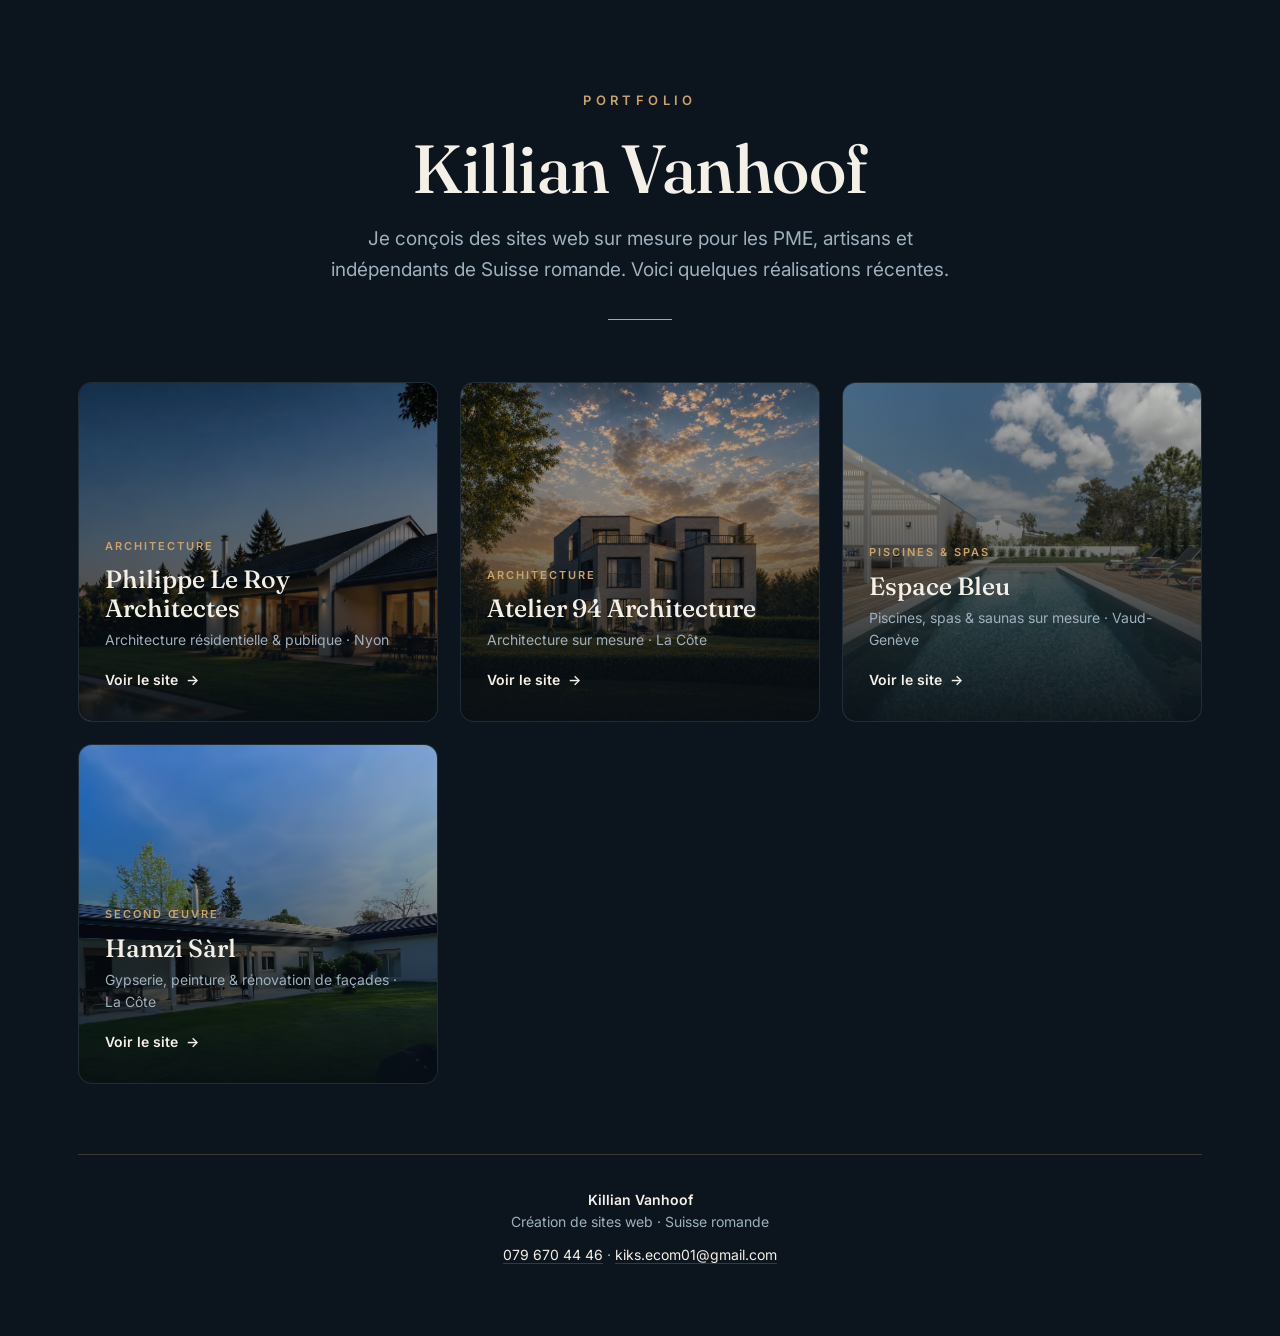
<file: index.html>
<!DOCTYPE html>
<html lang="fr">
<head>
<meta charset="UTF-8" />
<meta name="viewport" content="width=device-width, initial-scale=1.0" />
<title>Killian Vanhoof — Création de sites web | Suisse romande</title>
<meta name="description" content="Sites web sur mesure pour PME, artisans et indépendants de Suisse romande. Quelques réalisations récentes." />
<link rel="preconnect" href="https://fonts.googleapis.com" />
<link rel="preconnect" href="https://fonts.gstatic.com" crossorigin />
<link href="https://fonts.googleapis.com/css2?family=Fraunces:opsz,wght@9..144,400;9..144,500;9..144,600&family=Inter:wght@400;500;600&display=swap" rel="stylesheet" />
<style>
  :root{
    --navy:#0C151E; --navy-2:#11202D; --gold:#C9A36A; --cream:#F4EFE7;
    --muted:#9FB0BD; --line:rgba(201,163,106,.25);
  }
  *{box-sizing:border-box;margin:0;padding:0}
  html{scroll-behavior:smooth}
  body{
    font-family:'Inter',system-ui,sans-serif;
    background:var(--navy); color:var(--cream);
    -webkit-font-smoothing:antialiased; line-height:1.6;
  }
  .wrap{max-width:1180px;margin:0 auto;padding:0 28px}

  header{padding:90px 0 54px;text-align:center}
  .overline{
    font-size:13px;letter-spacing:.34em;text-transform:uppercase;
    color:var(--gold);font-weight:600;margin-bottom:22px
  }
  h1{
    font-family:'Fraunces',serif;font-weight:500;
    font-size:clamp(38px,6vw,68px);line-height:1.05;letter-spacing:-.5px;
    margin-bottom:20px
  }
  .tagline{
    max-width:620px;margin:0 auto;font-size:clamp(16px,2vw,19px);
    color:var(--muted)
  }
  .rule{width:64px;height:1px;background:var(--gold);margin:34px auto 0;opacity:.6}

  .grid{
    display:grid;gap:22px;padding:8px 0 40px;
    grid-template-columns:repeat(auto-fit,minmax(330px,1fr))
  }
  .card{
    position:relative;display:block;overflow:hidden;border-radius:14px;
    min-height:340px;text-decoration:none;color:var(--cream);
    border:1px solid rgba(255,255,255,.06);
    background:var(--navy-2);
    transition:transform .45s cubic-bezier(.2,.7,.2,1), box-shadow .45s
  }
  .card:hover{transform:translateY(-6px);box-shadow:0 24px 50px rgba(0,0,0,.45)}
  .card .bg{
    position:absolute;inset:0;background-size:cover;background-position:center;
    transition:transform .8s cubic-bezier(.2,.7,.2,1);transform:scale(1.02)
  }
  .card:hover .bg{transform:scale(1.08)}
  .card .veil{
    position:absolute;inset:0;
    background:linear-gradient(180deg,rgba(8,14,20,.15) 0%,rgba(8,14,20,.55) 52%,rgba(8,14,20,.92) 100%)
  }
  .card .body{position:absolute;left:0;right:0;bottom:0;padding:26px 26px 28px}
  .tag{
    display:inline-block;font-size:11px;letter-spacing:.18em;text-transform:uppercase;
    color:var(--gold);font-weight:600;margin-bottom:10px
  }
  .card h2{
    font-family:'Fraunces',serif;font-weight:500;font-size:25px;line-height:1.15;margin-bottom:6px
  }
  .card .sector{font-size:14px;color:var(--muted);margin-bottom:16px}
  .see{
    font-size:14px;font-weight:600;color:var(--cream);
    display:inline-flex;align-items:center;gap:8px
  }
  .see .arw{transition:transform .35s}
  .card:hover .see .arw{transform:translateX(6px)}

  footer{
    border-top:1px solid var(--line);margin-top:30px;
    padding:34px 0 70px;text-align:center;color:var(--muted);font-size:14px
  }
  footer .name{color:var(--cream);font-weight:600}
  footer .contact{margin-top:10px}
  footer .contact a{color:var(--cream);text-decoration:none;border-bottom:1px solid var(--line)}
  footer .contact a:hover{border-bottom-color:var(--cream)}

  /* --- Animations d'entrée + fluidité --- */
  @media (prefers-reduced-motion: no-preference){
    @keyframes rise{
      from{opacity:0;transform:translateY(30px)}
      to{opacity:1;transform:translateY(0)}
    }
    @keyframes fadeIn{from{opacity:0}to{opacity:1}}
    body{animation:fadeIn .6s ease both}
    .overline,h1,.tagline,.rule{animation:rise 1s cubic-bezier(.2,.75,.2,1) both}
    h1{animation-delay:.10s}
    .tagline{animation-delay:.22s}
    .rule{animation-delay:.34s}
    .card{animation:rise .95s cubic-bezier(.2,.75,.2,1) both}
    .grid .card:nth-child(1){animation-delay:.42s}
    .grid .card:nth-child(2){animation-delay:.52s}
    .grid .card:nth-child(3){animation-delay:.62s}
    .grid .card:nth-child(4){animation-delay:.72s}
    .grid .card:nth-child(5){animation-delay:.82s}
  }
</style>
</head>
<body>
  <div class="wrap">
    <header>
      <div class="overline">Portfolio</div>
      <h1>Killian Vanhoof</h1>
      <p class="tagline">Je conçois des sites web sur mesure pour les PME, artisans et indépendants de Suisse romande. Voici quelques réalisations récentes.</p>
      <div class="rule"></div>
    </header>

    <main class="grid">
      <a class="card" href="leroy/index.html">
        <div class="bg" style="background-image:url('leroy/assets/hero-1280.webp')"></div>
        <div class="veil"></div>
        <div class="body">
          <span class="tag">Architecture</span>
          <h2>Philippe Le Roy Architectes</h2>
          <div class="sector">Architecture résidentielle &amp; publique · Nyon</div>
          <span class="see">Voir le site <span class="arw">&rarr;</span></span>
        </div>
      </a>

      <a class="card" href="https://fantastic-eclair-ae7098.netlify.app" target="_blank" rel="noopener">
        <div class="bg" style="background-image:url('atelier94-hero.jpg')"></div>
        <div class="veil"></div>
        <div class="body">
          <span class="tag">Architecture</span>
          <h2>Atelier 94 Architecture</h2>
          <div class="sector">Architecture sur mesure · La Côte</div>
          <span class="see">Voir le site <span class="arw">&rarr;</span></span>
        </div>
      </a>

      <a class="card" href="espace-bleu/index.html">
        <div class="bg" style="background-image:url('espace-bleu/assets/pool-garden.jpg')"></div>
        <div class="veil"></div>
        <div class="body">
          <span class="tag">Piscines &amp; spas</span>
          <h2>Espace Bleu</h2>
          <div class="sector">Piscines, spas &amp; saunas sur mesure · Vaud-Genève</div>
          <span class="see">Voir le site <span class="arw">&rarr;</span></span>
        </div>
      </a>

      <a class="card" href="hamzi/index.html">
        <div class="bg" style="background-image:url('hamzi/assets/hero.jpg')"></div>
        <div class="veil"></div>
        <div class="body">
          <span class="tag">Second œuvre</span>
          <h2>Hamzi Sàrl</h2>
          <div class="sector">Gypserie, peinture &amp; rénovation de façades · La Côte</div>
          <span class="see">Voir le site <span class="arw">&rarr;</span></span>
        </div>
      </a>
    </main>

    <footer>
      <div class="name">Killian Vanhoof</div>
      Création de sites web · Suisse romande
      <div class="contact">
        <a href="tel:+41796704446">079 670 44 46</a> · <a href="mailto:kiks.ecom01@gmail.com">kiks.ecom01@gmail.com</a>
      </div>
    </footer>
  </div>
  <script>
    /* Les démos Le Roy & Hamzi affichent un préloader d'intro qui masque
       l'animation des titres au 1er affichage (visible seulement après refresh).
       On pré-arme leur flag de session (même origine, même onglet) pour que
       la démo saute ce préloader et joue ses animations immédiatement. */
    try {
      sessionStorage.setItem('lr-seen', '1');
      sessionStorage.setItem('hz-seen', '1');
    } catch (e) {}
  </script>
</body>
</html>
</file>
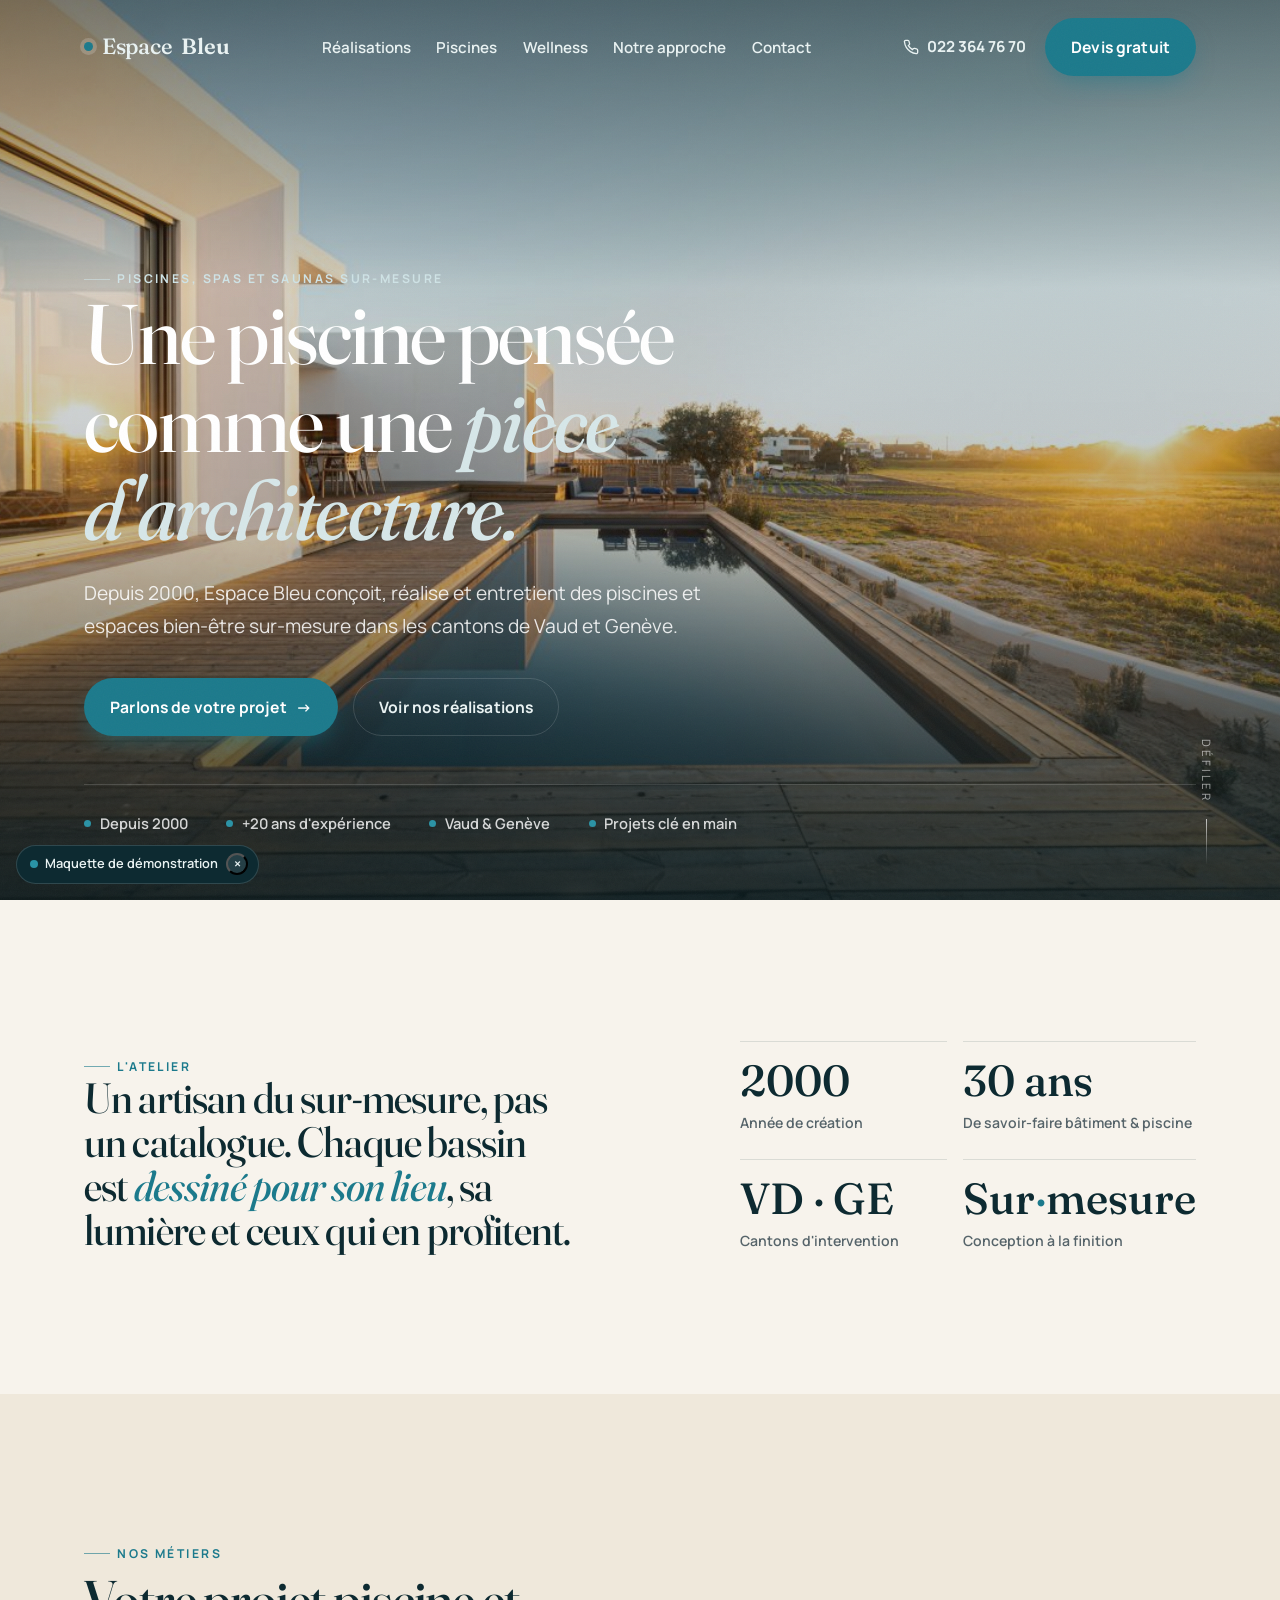
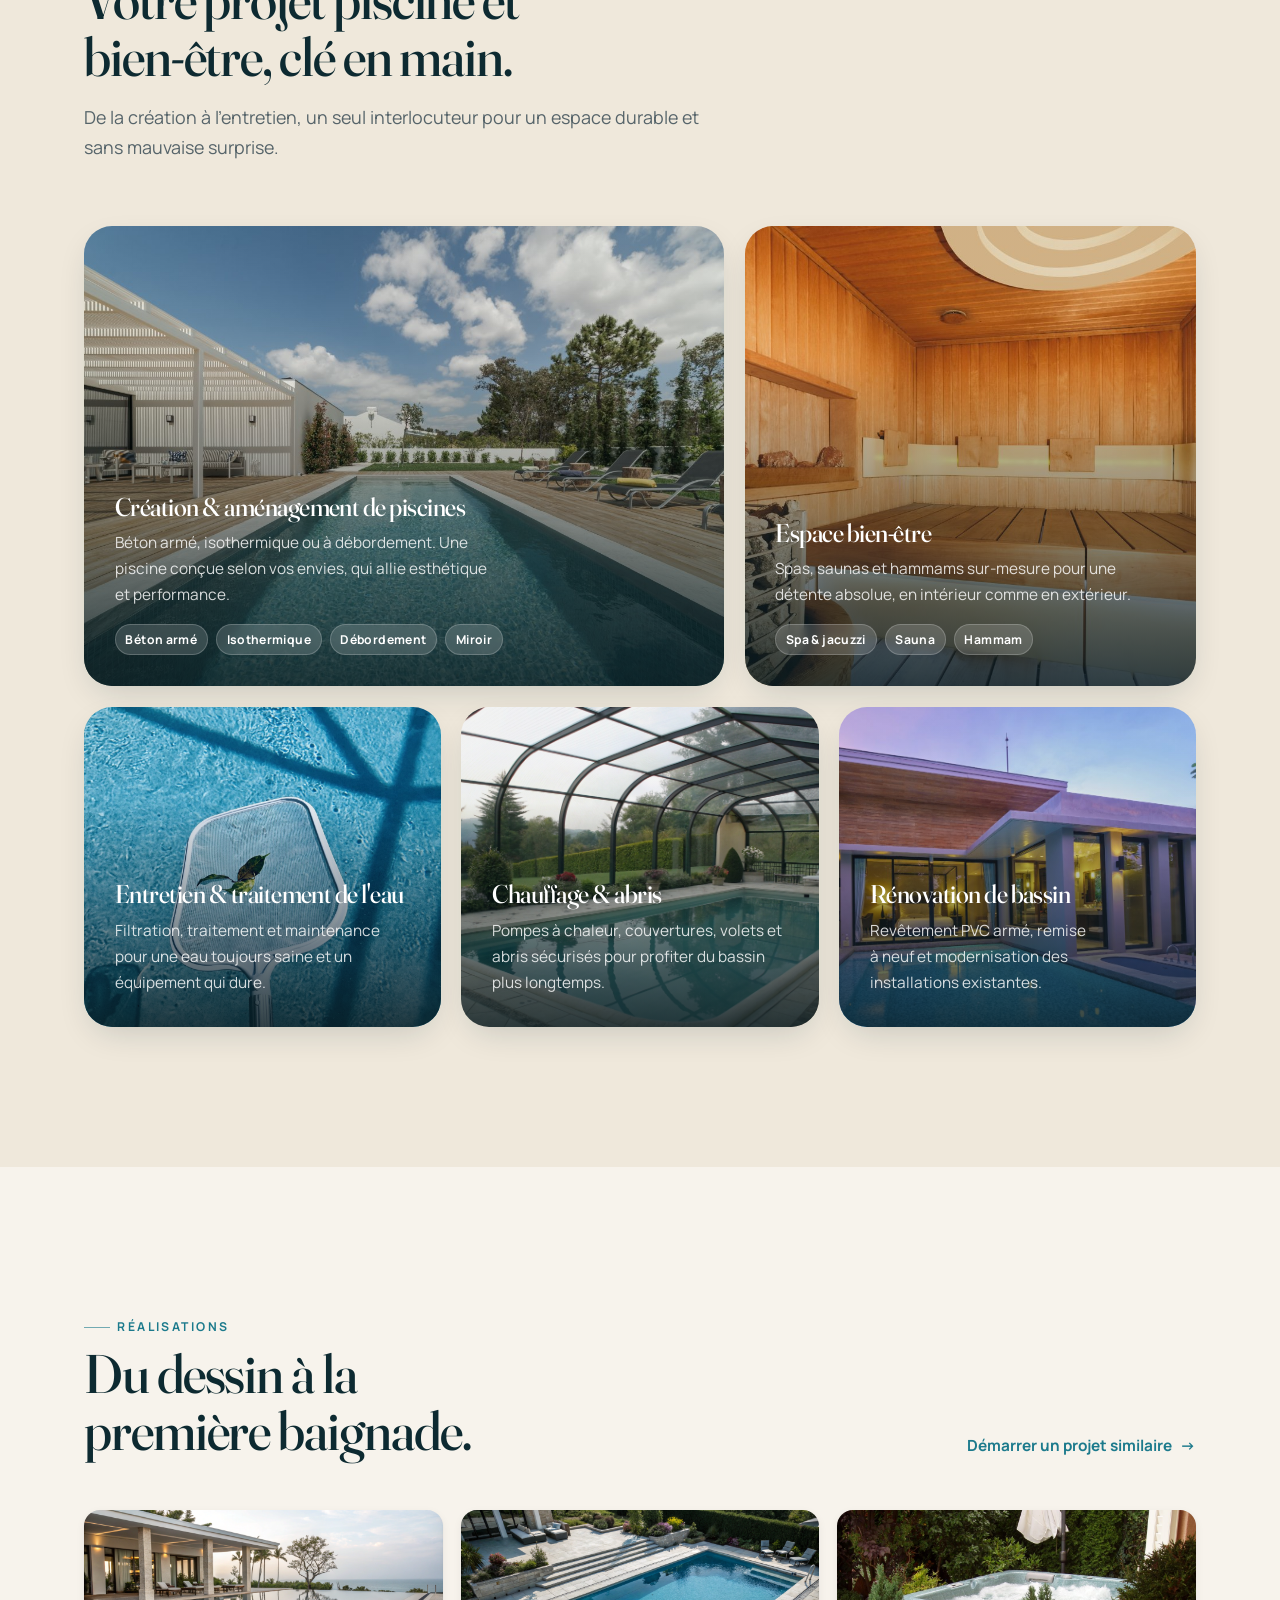
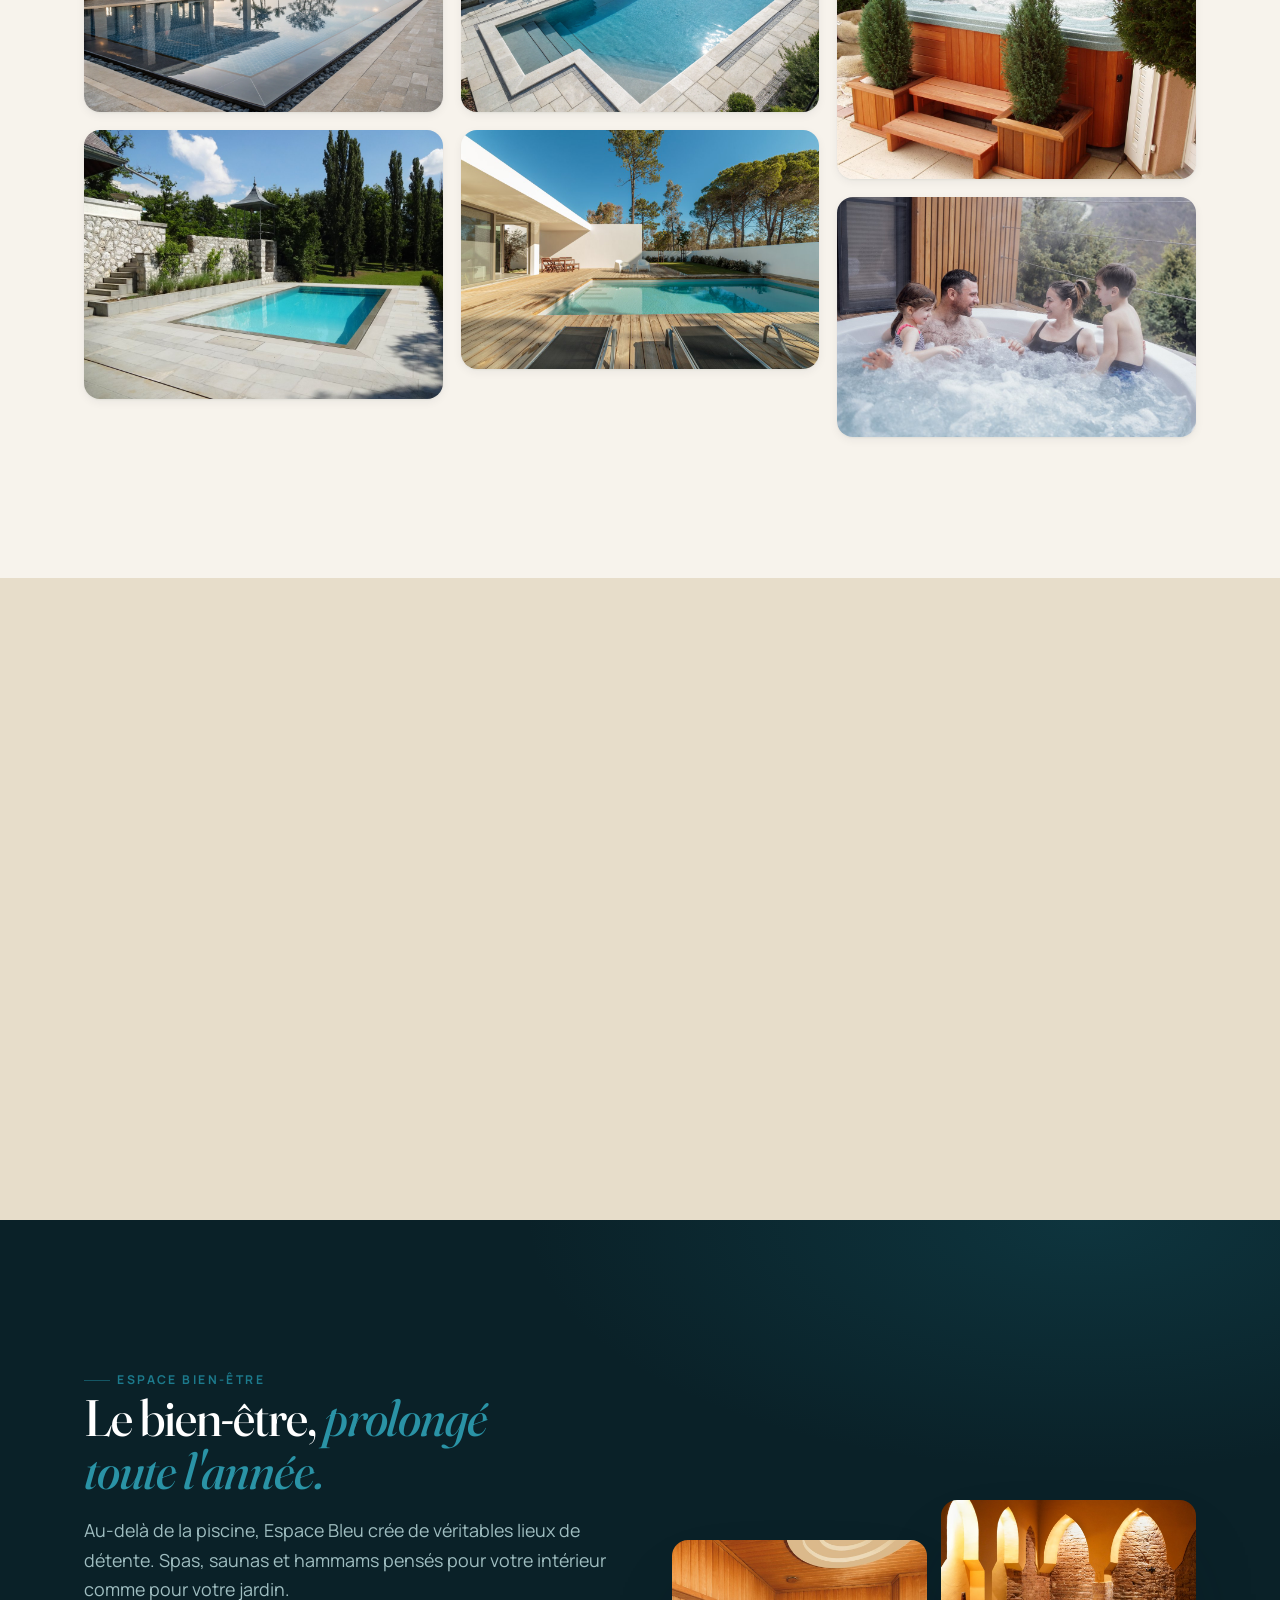
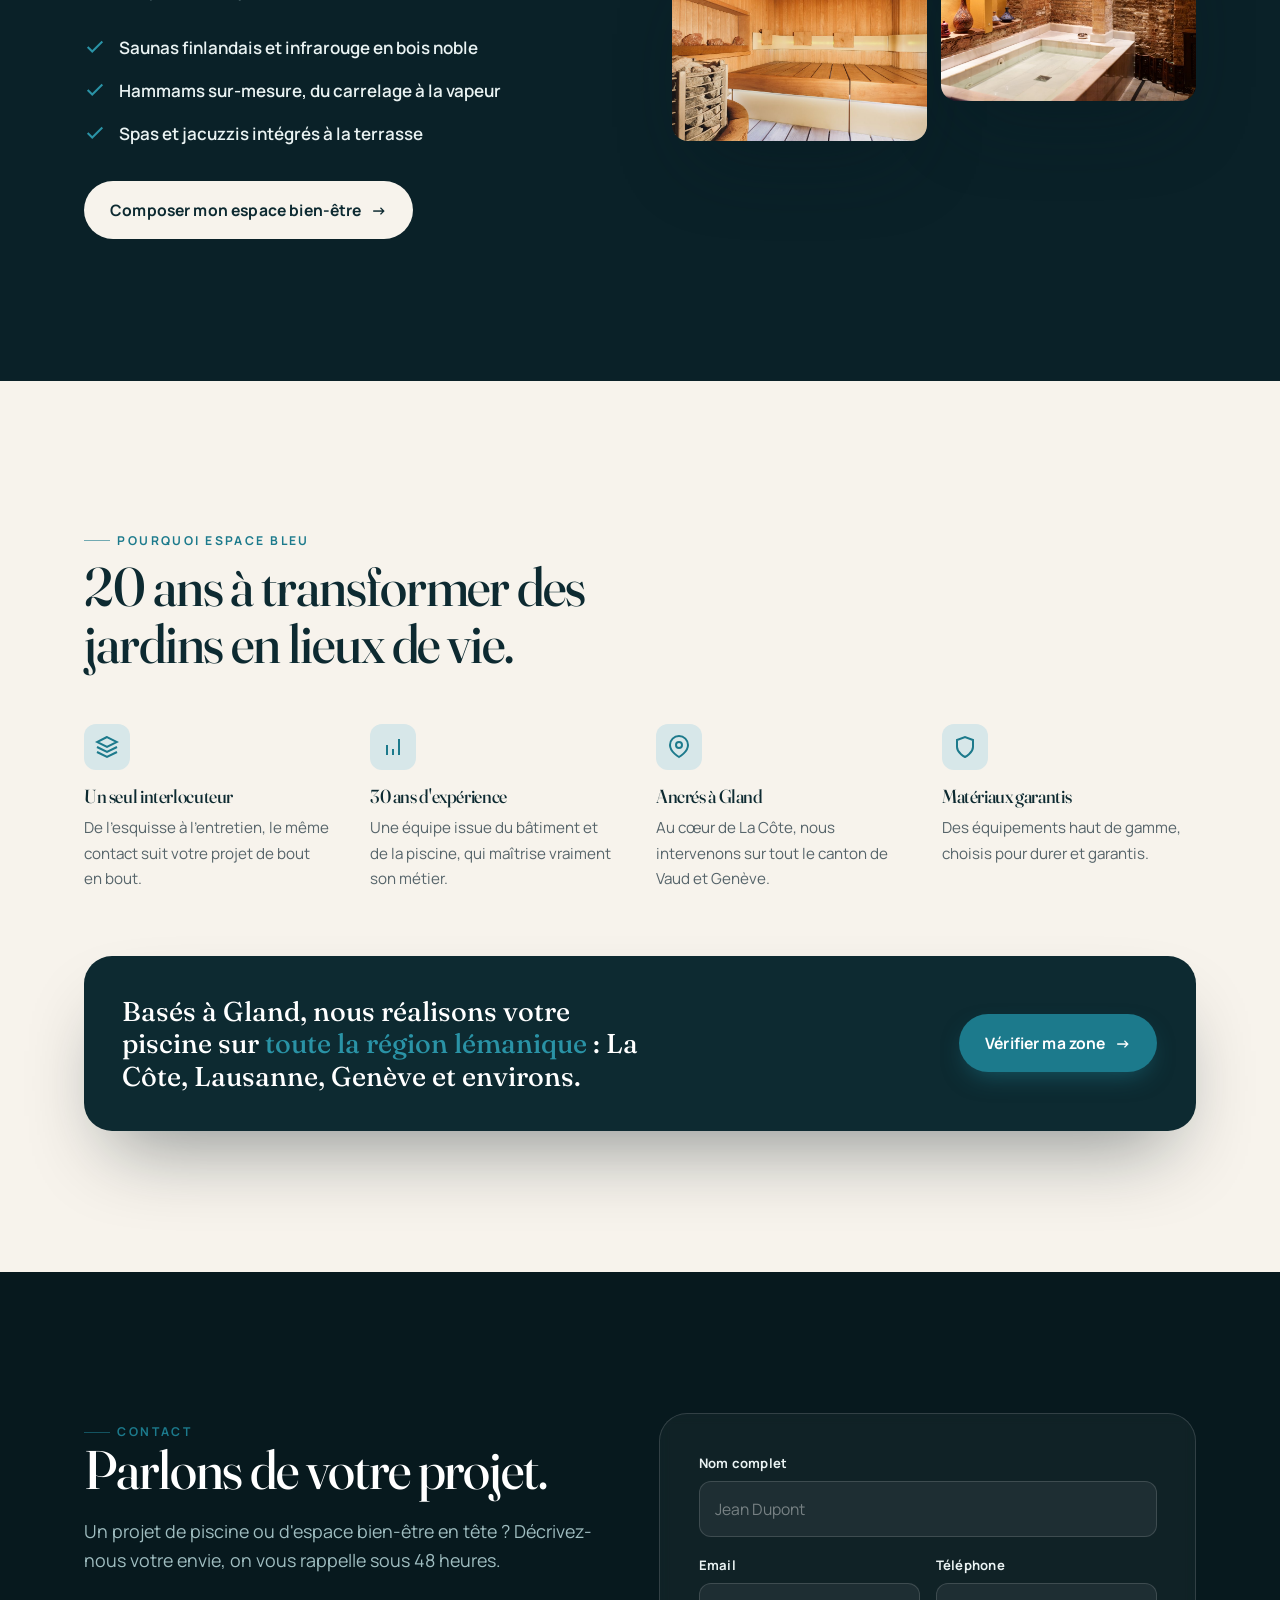
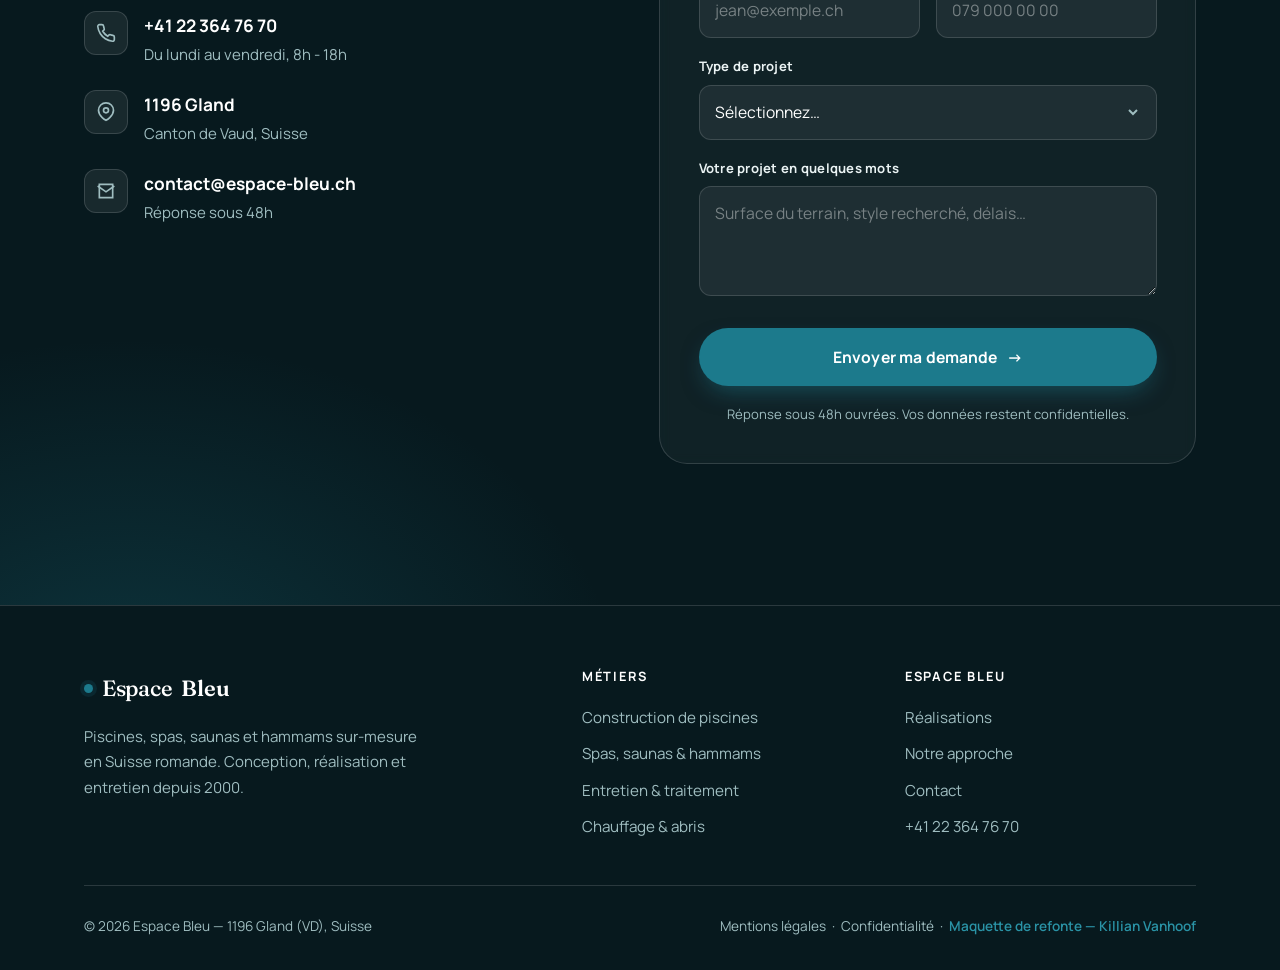
<file: espace-bleu/index.html>
<!DOCTYPE html>
<html lang="fr">
<head>
  <meta charset="UTF-8" />
  <meta name="viewport" content="width=device-width, initial-scale=1.0" />
  <title>Espace Bleu — Piscines, spas et saunas sur-mesure | Vaud & Genève</title>
  <meta name="description" content="Depuis 2000, Espace Bleu conçoit, réalise et entretient des piscines et espaces bien-être sur-mesure dans les cantons de Vaud et Genève. Un seul interlocuteur, de l'esquisse à l'entretien." />
  <meta name="theme-color" content="#0d2a31" />
  <link rel="icon" href="assets/logo.png" />

  <!-- Open Graph -->
  <meta property="og:title" content="Espace Bleu — Piscines & wellness sur-mesure" />
  <meta property="og:description" content="Piscines, spas, saunas et hammams sur-mesure en Suisse romande. Depuis 2000." />
  <meta property="og:image" content="assets/pool-villa.jpg" />
  <meta property="og:type" content="website" />

  <link rel="preconnect" href="https://fonts.googleapis.com" />
  <link rel="preconnect" href="https://fonts.gstatic.com" crossorigin />
  <link href="https://fonts.googleapis.com/css2?family=Fraunces:ital,opsz,wght@0,9..144,400;0,9..144,500;0,9..144,600;1,9..144,400;1,9..144,500&family=Manrope:wght@400;500;600;700;800&display=swap" rel="stylesheet" />
  <link rel="stylesheet" href="assets/styles.css" />
</head>
<body>
  <a class="skip" href="#main">Aller au contenu</a>

  <!-- ===== Nav ===== -->
  <header class="nav nav--hero-light" id="nav">
    <div class="container nav__inner">
      <a href="#" class="brand" aria-label="Espace Bleu, accueil"><span class="dot"></span>Espace <b>Bleu</b></a>

      <nav class="nav__menu" aria-label="Navigation principale">
        <ul class="nav__links">
          <li><a href="#realisations">Réalisations</a></li>
          <li><a href="#services">Piscines</a></li>
          <li><a href="#wellness">Wellness</a></li>
          <li><a href="#process">Notre approche</a></li>
          <li><a href="#contact">Contact</a></li>
        </ul>
        <a class="nav__phone" href="tel:+41223647670" aria-label="Téléphone">
          <svg viewBox="0 0 24 24" fill="none" stroke="currentColor" stroke-width="2"><path d="M22 16.92v3a2 2 0 0 1-2.18 2 19.79 19.79 0 0 1-8.63-3.07 19.5 19.5 0 0 1-6-6 19.79 19.79 0 0 1-3.07-8.67A2 2 0 0 1 4.11 2h3a2 2 0 0 1 2 1.72c.13.96.36 1.9.7 2.81a2 2 0 0 1-.45 2.11L8.09 9.91a16 16 0 0 0 6 6l1.27-1.27a2 2 0 0 1 2.11-.45c.9.34 1.85.57 2.81.7A2 2 0 0 1 22 16.92z"/></svg>
          022 364 76 70
        </a>
      </nav>

      <div class="nav__right">
        <a class="nav__phone" href="tel:+41223647670">
          <svg viewBox="0 0 24 24" fill="none" stroke="currentColor" stroke-width="2"><path d="M22 16.92v3a2 2 0 0 1-2.18 2 19.79 19.79 0 0 1-8.63-3.07 19.5 19.5 0 0 1-6-6 19.79 19.79 0 0 1-3.07-8.67A2 2 0 0 1 4.11 2h3a2 2 0 0 1 2 1.72c.13.96.36 1.9.7 2.81a2 2 0 0 1-.45 2.11L8.09 9.91a16 16 0 0 0 6 6l1.27-1.27a2 2 0 0 1 2.11-.45c.9.34 1.85.57 2.81.7A2 2 0 0 1 22 16.92z"/></svg>
          022 364 76 70
        </a>
        <a href="#contact" class="btn btn-primary">Devis gratuit</a>
        <button class="nav__toggle" id="navToggle" aria-label="Ouvrir le menu" aria-expanded="false"><span></span></button>
      </div>
    </div>
  </header>

  <main id="main">

    <!-- ===== Hero ===== -->
    <section class="hero">
      <div class="hero__media">
        <img src="assets/pool-villa.jpg" alt="Piscine à débordement avec terrasse en bois au coucher du soleil" fetchpriority="high" />
      </div>
      <div class="container hero__inner">
        <p class="eyebrow" style="color:#cfe3e6">Piscines, spas et saunas sur-mesure</p>
        <h1>Une piscine pensée comme une <em>pièce d'architecture.</em></h1>
        <p class="hero__sub">Depuis 2000, Espace Bleu conçoit, réalise et entretient des piscines et espaces bien-être sur-mesure dans les cantons de Vaud et Genève.</p>
        <div class="hero__cta">
          <a href="#contact" class="btn btn-primary">Parlons de votre projet <span class="arr">→</span></a>
          <a href="#realisations" class="btn btn-outline-light">Voir nos réalisations</a>
        </div>
        <ul class="hero__trust">
          <li>Depuis 2000</li>
          <li>+20 ans d'expérience</li>
          <li>Vaud &amp; Genève</li>
          <li>Projets clé en main</li>
        </ul>
      </div>
      <div class="hero__scroll" aria-hidden="true">Défiler</div>
    </section>

    <!-- ===== Statement + stats ===== -->
    <section class="section statement">
      <div class="container statement__grid">
        <div class="reveal">
          <p class="eyebrow">L'atelier</p>
          <h2>Un artisan du sur-mesure, pas un catalogue. Chaque bassin est <span class="hl">dessiné pour son lieu</span>, sa lumière et ceux qui en profitent.</h2>
        </div>
        <div class="stats reveal" data-delay="1">
          <div class="stat"><div class="stat__num">2000</div><div class="stat__label">Année de création</div></div>
          <div class="stat"><div class="stat__num">30 ans</div><div class="stat__label">De savoir-faire bâtiment &amp; piscine</div></div>
          <div class="stat"><div class="stat__num">VD&nbsp;·&nbsp;GE</div><div class="stat__label">Cantons d'intervention</div></div>
          <div class="stat"><div class="stat__num">Sur<span style="color:var(--teal)">·</span>mesure</div><div class="stat__label">Conception à la finition</div></div>
        </div>
      </div>
    </section>

    <!-- ===== Services ===== -->
    <section class="section services" id="services">
      <div class="container">
        <div class="section-head reveal">
          <p class="eyebrow">Nos métiers</p>
          <h2>Votre projet piscine et bien-être, clé en main.</h2>
          <p class="lead">De la création à l'entretien, un seul interlocuteur pour un espace durable et sans mauvaise surprise.</p>
        </div>

        <div class="services__grid">
          <article class="svc svc--lg reveal">
            <img src="assets/pool-garden.jpg" alt="Piscine sur-mesure avec terrasse bois et pergola" />
            <div class="svc__body">
              <h3>Création &amp; aménagement de piscines</h3>
              <p>Béton armé, isothermique ou à débordement. Une piscine conçue selon vos envies, qui allie esthétique et performance.</p>
              <div class="svc__tags"><span>Béton armé</span><span>Isothermique</span><span>Débordement</span><span>Miroir</span></div>
            </div>
          </article>

          <article class="svc svc--sm reveal" data-delay="1">
            <img src="assets/sauna.jpg" alt="Intérieur d'un sauna en bois" />
            <div class="svc__body">
              <h3>Espace bien-être</h3>
              <p>Spas, saunas et hammams sur-mesure pour une détente absolue, en intérieur comme en extérieur.</p>
              <div class="svc__tags"><span>Spa &amp; jacuzzi</span><span>Sauna</span><span>Hammam</span></div>
            </div>
          </article>

          <article class="svc svc--third reveal">
            <img src="assets/entretien.jpg" alt="Entretien et nettoyage d'une piscine" />
            <div class="svc__body">
              <h3>Entretien &amp; traitement de l'eau</h3>
              <p>Filtration, traitement et maintenance pour une eau toujours saine et un équipement qui dure.</p>
            </div>
          </article>

          <article class="svc svc--third reveal" data-delay="1">
            <img src="assets/pool-covered.png" alt="Piscine couverte par un abri" />
            <div class="svc__body">
              <h3>Chauffage &amp; abris</h3>
              <p>Pompes à chaleur, couvertures, volets et abris sécurisés pour profiter du bassin plus longtemps.</p>
            </div>
          </article>

          <article class="svc svc--third reveal" data-delay="2">
            <img src="assets/pool-villa2.jpg" alt="Villa moderne avec piscine et grande baie vitrée" />
            <div class="svc__body">
              <h3>Rénovation de bassin</h3>
              <p>Revêtement PVC armé, remise à neuf et modernisation des installations existantes.</p>
            </div>
          </article>
        </div>
      </div>
    </section>

    <!-- ===== Réalisations ===== -->
    <section class="section work" id="realisations">
      <div class="container">
        <div class="work__head reveal">
          <div class="section-head">
            <p class="eyebrow">Réalisations</p>
            <h2>Du dessin à la première baignade.</h2>
          </div>
          <a href="#contact" class="link-arrow">Démarrer un projet similaire <span class="arr">→</span></a>
        </div>

        <div class="gallery reveal">
          <figure><img src="assets/hero-mirror.png" alt="Piscine miroir face au lac" loading="lazy" /><figcaption>Piscine miroir, vue lac</figcaption></figure>
          <figure><img src="assets/realisation-1.jpg" alt="Réalisation Espace Bleu" loading="lazy" /><figcaption>Bassin béton armé</figcaption></figure>
          <figure><img src="assets/pool-top.png" alt="Piscine vue de dessus" loading="lazy" /><figcaption>Couloir de nage</figcaption></figure>
          <figure><img src="assets/pool-garden2.jpg" alt="Piscine de jardin avec terrasse bois" loading="lazy" /><figcaption>Piscine de jardin</figcaption></figure>
          <figure><img src="assets/realisation-2.jpg" alt="Chantier de piscine Espace Bleu" loading="lazy" /><figcaption>Réalisation sur-mesure</figcaption></figure>
          <figure><img src="assets/family.jpg" alt="Famille profitant d'une piscine" loading="lazy" /><figcaption>Conçue pour la vie de famille</figcaption></figure>
        </div>
      </div>
    </section>

    <!-- ===== Process ===== -->
    <section class="section process" id="process">
      <div class="container">
        <div class="section-head reveal">
          <p class="eyebrow">Notre approche</p>
          <h2>Un projet, trois temps, un seul interlocuteur.</h2>
        </div>
        <div class="steps">
          <div class="step reveal"><h3>Étude &amp; conception</h3><p>On dessine le projet avec vous : implantation, forme, matériaux, budget. Vous validez avant qu'un coup de pelle ne soit donné.</p></div>
          <div class="step reveal" data-delay="1"><h3>Réalisation</h3><p>Terrassement, structure, étanchéité, finitions. Une équipe qualifiée maîtrise chaque étape, du gros œuvre aux détails.</p></div>
          <div class="step reveal" data-delay="2"><h3>Mise en service &amp; suivi</h3><p>Mise en eau, réglages et entretien régulier pour que votre bassin reste impeccable, saison après saison.</p></div>
        </div>
      </div>
    </section>

    <!-- ===== Wellness dark ===== -->
    <section class="section wellness" id="wellness">
      <div class="container wellness__grid">
        <div class="reveal">
          <p class="eyebrow">Espace bien-être</p>
          <h2>Le bien-être, <em>prolongé toute l'année.</em></h2>
          <p class="lead">Au-delà de la piscine, Espace Bleu crée de véritables lieux de détente. Spas, saunas et hammams pensés pour votre intérieur comme pour votre jardin.</p>
          <ul class="wellness__list">
            <li><svg viewBox="0 0 24 24" fill="none" stroke="currentColor" stroke-width="2.2"><path d="M20 6 9 17l-5-5"/></svg> Saunas finlandais et infrarouge en bois noble</li>
            <li><svg viewBox="0 0 24 24" fill="none" stroke="currentColor" stroke-width="2.2"><path d="M20 6 9 17l-5-5"/></svg> Hammams sur-mesure, du carrelage à la vapeur</li>
            <li><svg viewBox="0 0 24 24" fill="none" stroke="currentColor" stroke-width="2.2"><path d="M20 6 9 17l-5-5"/></svg> Spas et jacuzzis intégrés à la terrasse</li>
          </ul>
          <div class="hero__cta" style="margin-top:2rem">
            <a href="#contact" class="btn btn-light">Composer mon espace bien-être <span class="arr">→</span></a>
          </div>
        </div>
        <div class="wellness__media reveal" data-delay="1">
          <img src="assets/sauna.jpg" alt="Sauna en bois sur-mesure" loading="lazy" />
          <img src="assets/hammam.jpg" alt="Hammam carrelé" loading="lazy" />
        </div>
      </div>
    </section>

    <!-- ===== Why ===== -->
    <section class="section why">
      <div class="container">
        <div class="section-head reveal">
          <p class="eyebrow">Pourquoi Espace Bleu</p>
          <h2>20 ans à transformer des jardins en lieux de vie.</h2>
        </div>
        <div class="why__grid">
          <div class="feat reveal">
            <div class="feat__ic"><svg viewBox="0 0 24 24" fill="none" stroke="currentColor" stroke-width="2"><path d="M12 2 2 7l10 5 10-5-10-5z"/><path d="M2 17l10 5 10-5M2 12l10 5 10-5"/></svg></div>
            <h3>Un seul interlocuteur</h3>
            <p>De l'esquisse à l'entretien, le même contact suit votre projet de bout en bout.</p>
          </div>
          <div class="feat reveal" data-delay="1">
            <div class="feat__ic"><svg viewBox="0 0 24 24" fill="none" stroke="currentColor" stroke-width="2"><path d="M12 20v-6M6 20V10M18 20V4"/></svg></div>
            <h3>30 ans d'expérience</h3>
            <p>Une équipe issue du bâtiment et de la piscine, qui maîtrise vraiment son métier.</p>
          </div>
          <div class="feat reveal" data-delay="2">
            <div class="feat__ic"><svg viewBox="0 0 24 24" fill="none" stroke="currentColor" stroke-width="2"><path d="M21 10c0 7-9 12-9 12s-9-5-9-12a9 9 0 0 1 18 0z"/><circle cx="12" cy="10" r="3"/></svg></div>
            <h3>Ancrés à Gland</h3>
            <p>Au cœur de La Côte, nous intervenons sur tout le canton de Vaud et Genève.</p>
          </div>
          <div class="feat reveal" data-delay="3">
            <div class="feat__ic"><svg viewBox="0 0 24 24" fill="none" stroke="currentColor" stroke-width="2"><path d="M12 22s8-4 8-10V5l-8-3-8 3v7c0 6 8 10 8 10z"/></svg></div>
            <h3>Matériaux garantis</h3>
            <p>Des équipements haut de gamme, choisis pour durer et garantis.</p>
          </div>
        </div>

        <div class="zone reveal">
          <p>Basés à Gland, nous réalisons votre piscine sur <b>toute la région lémanique</b> : La Côte, Lausanne, Genève et environs.</p>
          <a href="#contact" class="btn btn-primary">Vérifier ma zone <span class="arr">→</span></a>
        </div>
      </div>
    </section>

    <!-- ===== Contact ===== -->
    <section class="section contact" id="contact">
      <div class="container contact__grid">
        <div class="reveal">
          <p class="eyebrow">Contact</p>
          <h2>Parlons de votre projet.</h2>
          <p class="lead">Un projet de piscine ou d'espace bien-être en tête ? Décrivez-nous votre envie, on vous rappelle sous 48 heures.</p>
          <div class="contact__info">
            <div class="cinfo">
              <span class="cinfo__ic"><svg viewBox="0 0 24 24" fill="none" stroke="currentColor" stroke-width="2"><path d="M22 16.92v3a2 2 0 0 1-2.18 2 19.79 19.79 0 0 1-8.63-3.07 19.5 19.5 0 0 1-6-6 19.79 19.79 0 0 1-3.07-8.67A2 2 0 0 1 4.11 2h3a2 2 0 0 1 2 1.72c.13.96.36 1.9.7 2.81a2 2 0 0 1-.45 2.11L8.09 9.91a16 16 0 0 0 6 6l1.27-1.27a2 2 0 0 1 2.11-.45c.9.34 1.85.57 2.81.7A2 2 0 0 1 22 16.92z"/></svg></span>
              <div><b><a href="tel:+41223647670">+41 22 364 76 70</a></b><span>Du lundi au vendredi, 8h - 18h</span></div>
            </div>
            <div class="cinfo">
              <span class="cinfo__ic"><svg viewBox="0 0 24 24" fill="none" stroke="currentColor" stroke-width="2"><path d="M21 10c0 7-9 12-9 12s-9-5-9-12a9 9 0 0 1 18 0z"/><circle cx="12" cy="10" r="3"/></svg></span>
              <div><b>1196 Gland</b><span>Canton de Vaud, Suisse</span></div>
            </div>
            <div class="cinfo">
              <span class="cinfo__ic"><svg viewBox="0 0 24 24" fill="none" stroke="currentColor" stroke-width="2"><path d="M4 4h16v16H4z" fill="none"/><path d="M22 6 12 13 2 6"/></svg></span>
              <div><b><a href="mailto:contact@espace-bleu.ch">contact@espace-bleu.ch</a></b><span>Réponse sous 48h</span></div>
            </div>
          </div>
        </div>

        <form class="form reveal" data-delay="1" id="contactForm" novalidate>
          <div class="field">
            <label for="f-name">Nom complet</label>
            <input type="text" id="f-name" name="name" placeholder="Jean Dupont" required />
            <span class="field__err">Merci d'indiquer votre nom.</span>
          </div>
          <div class="field--row">
            <div class="field">
              <label for="f-email">Email</label>
              <input type="email" id="f-email" name="email" placeholder="jean@exemple.ch" required />
              <span class="field__err">Email invalide.</span>
            </div>
            <div class="field">
              <label for="f-phone">Téléphone</label>
              <input type="tel" id="f-phone" name="phone" placeholder="079 000 00 00" />
              <span class="field__err"></span>
            </div>
          </div>
          <div class="field">
            <label for="f-type">Type de projet</label>
            <select id="f-type" name="type" required>
              <option value="">Sélectionnez…</option>
              <option>Construction de piscine</option>
              <option>Rénovation de bassin</option>
              <option>Spa, sauna ou hammam</option>
              <option>Entretien &amp; traitement de l'eau</option>
              <option>Chauffage &amp; abris</option>
              <option>Autre</option>
            </select>
            <span class="field__err">Choisissez un type de projet.</span>
          </div>
          <div class="field">
            <label for="f-msg">Votre projet en quelques mots</label>
            <textarea id="f-msg" name="message" placeholder="Surface du terrain, style recherché, délais…" required></textarea>
            <span class="field__err">Dites-nous en un peu plus.</span>
          </div>
          <button type="submit" class="btn btn-primary">Envoyer ma demande <span class="arr">→</span></button>
          <p class="form__note">Réponse sous 48h ouvrées. Vos données restent confidentielles.</p>
          <div class="form__success" id="formSuccess">Merci, votre demande est bien partie. Nous vous recontactons sous 48h.</div>
        </form>
      </div>
    </section>
  </main>

  <!-- ===== Footer ===== -->
  <footer class="footer">
    <div class="container">
      <div class="footer__top">
        <div class="footer__brandcol">
          <a href="#" class="brand"><span class="dot"></span>Espace <b>Bleu</b></a>
          <p class="footer__about">Piscines, spas, saunas et hammams sur-mesure en Suisse romande. Conception, réalisation et entretien depuis 2000.</p>
        </div>
        <div class="footer__col">
          <h4>Métiers</h4>
          <a href="#services">Construction de piscines</a>
          <a href="#wellness">Spas, saunas &amp; hammams</a>
          <a href="#services">Entretien &amp; traitement</a>
          <a href="#services">Chauffage &amp; abris</a>
        </div>
        <div class="footer__col">
          <h4>Espace Bleu</h4>
          <a href="#realisations">Réalisations</a>
          <a href="#process">Notre approche</a>
          <a href="#contact">Contact</a>
          <a href="tel:+41223647670">+41 22 364 76 70</a>
        </div>
      </div>
      <div class="footer__bottom">
        <span>© 2026 Espace Bleu — 1196 Gland (VD), Suisse</span>
        <span><a href="#">Mentions légales</a> &nbsp;·&nbsp; <a href="#">Confidentialité</a> &nbsp;·&nbsp; <span class="footer__credit">Maquette de refonte — Killian Vanhoof</span></span>
      </div>
    </div>
  </footer>

  <div class="demo-badge" id="demoBadge">
    <span class="dot"></span> Maquette de démonstration
    <button aria-label="Fermer" id="demoClose">×</button>
  </div>

  <script src="assets/main.js"></script>
</body>
</html>
</file>
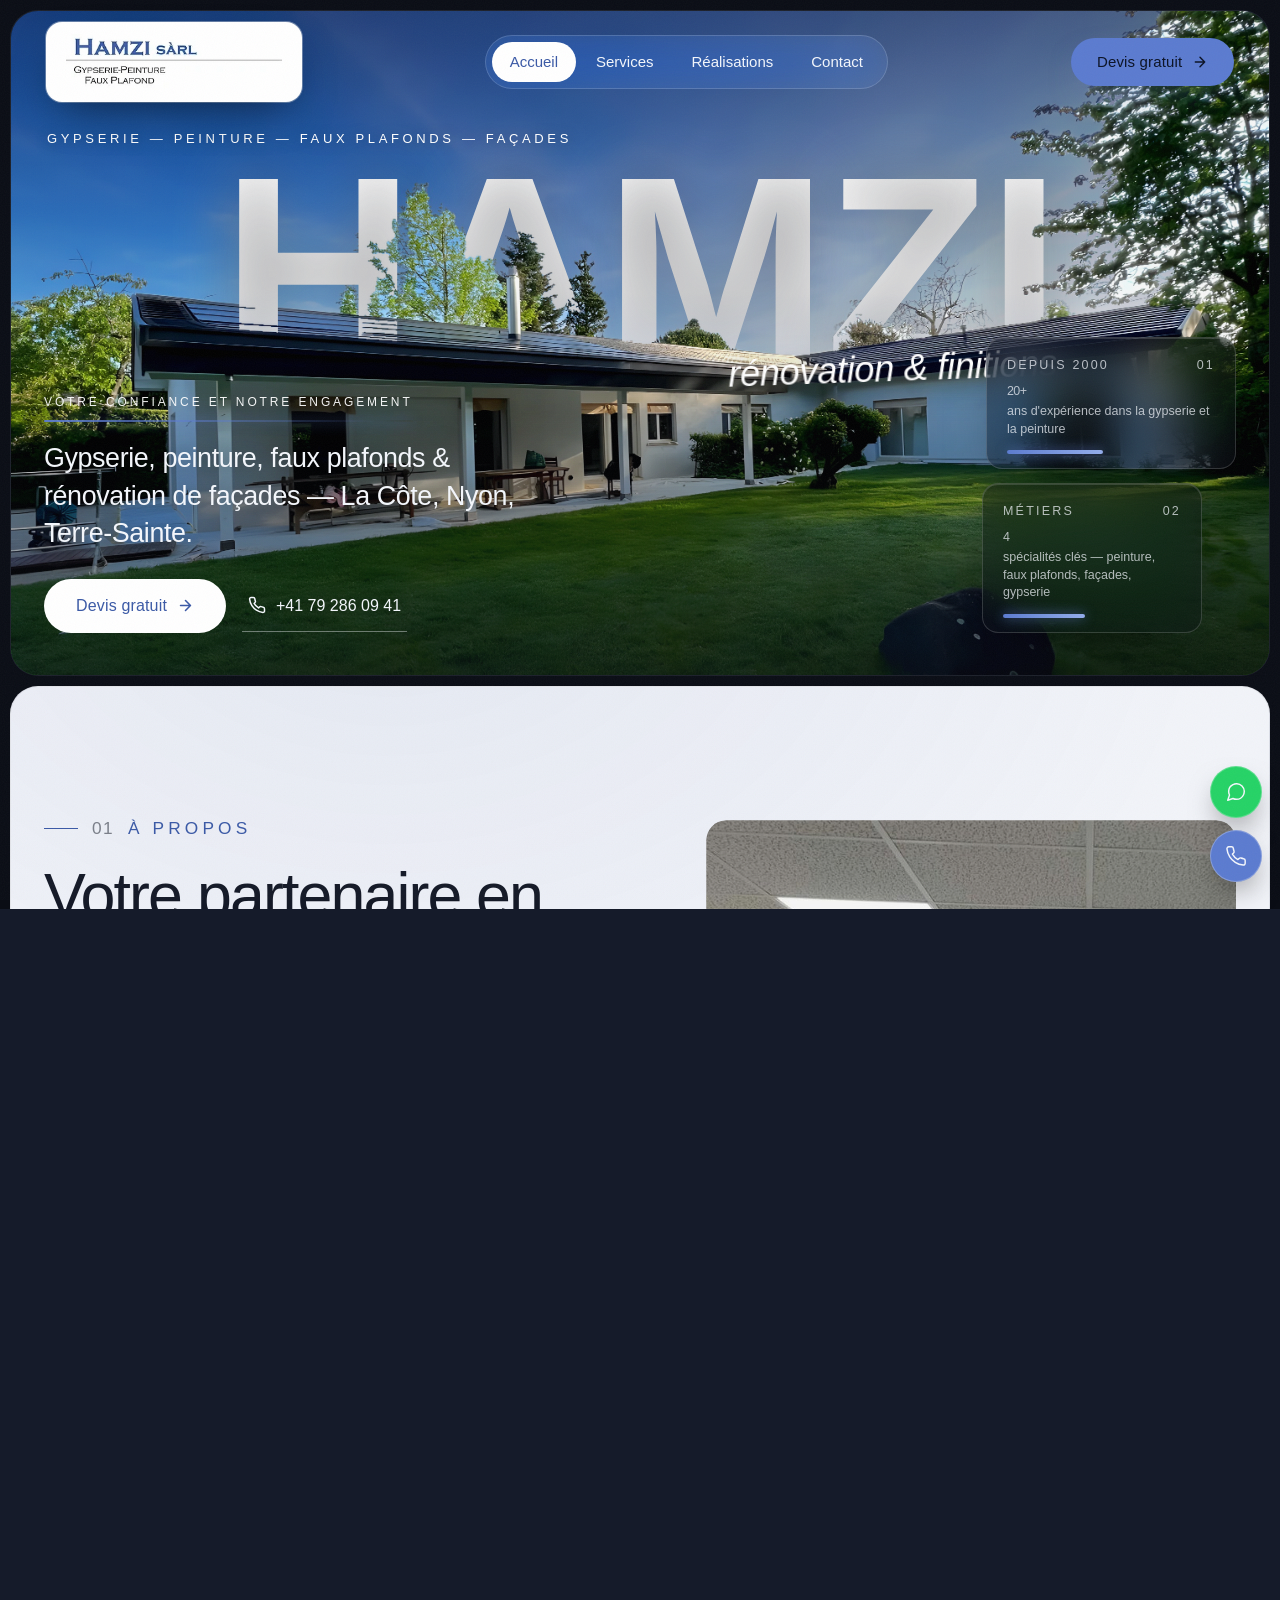
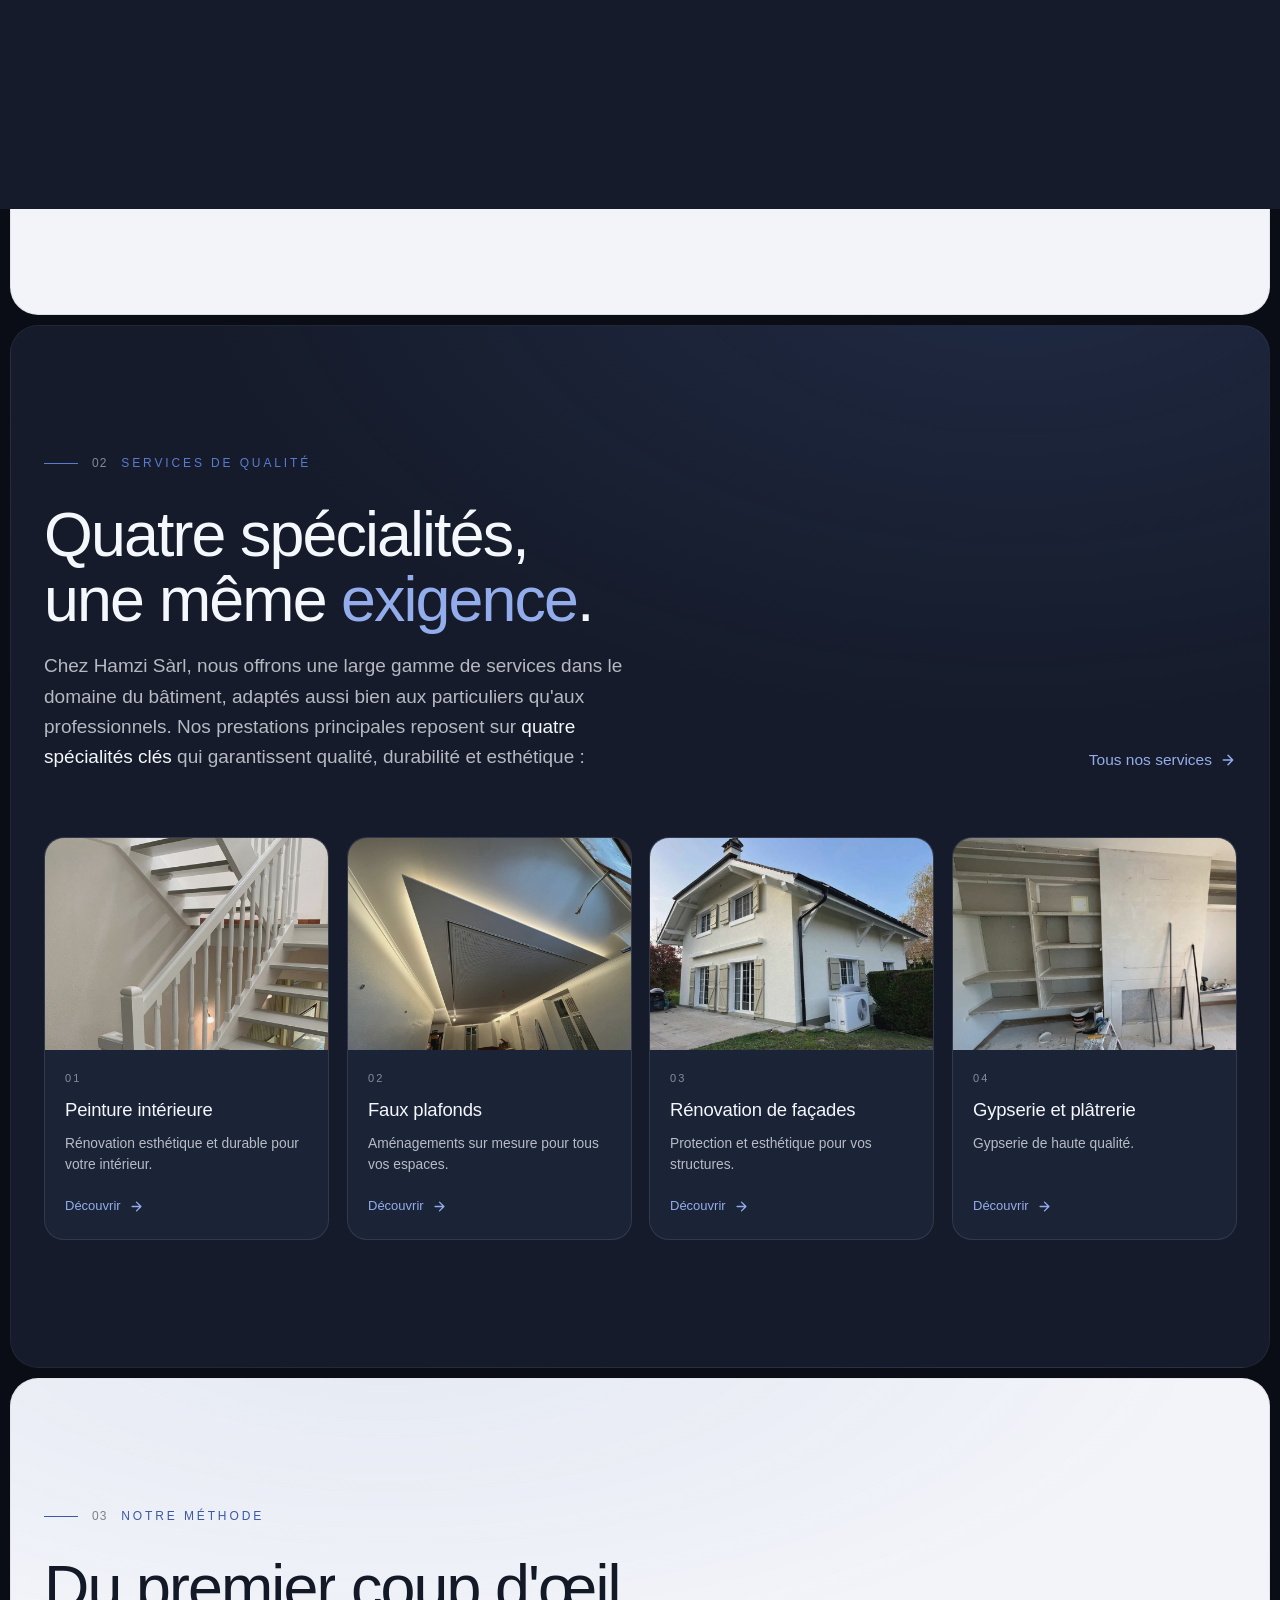
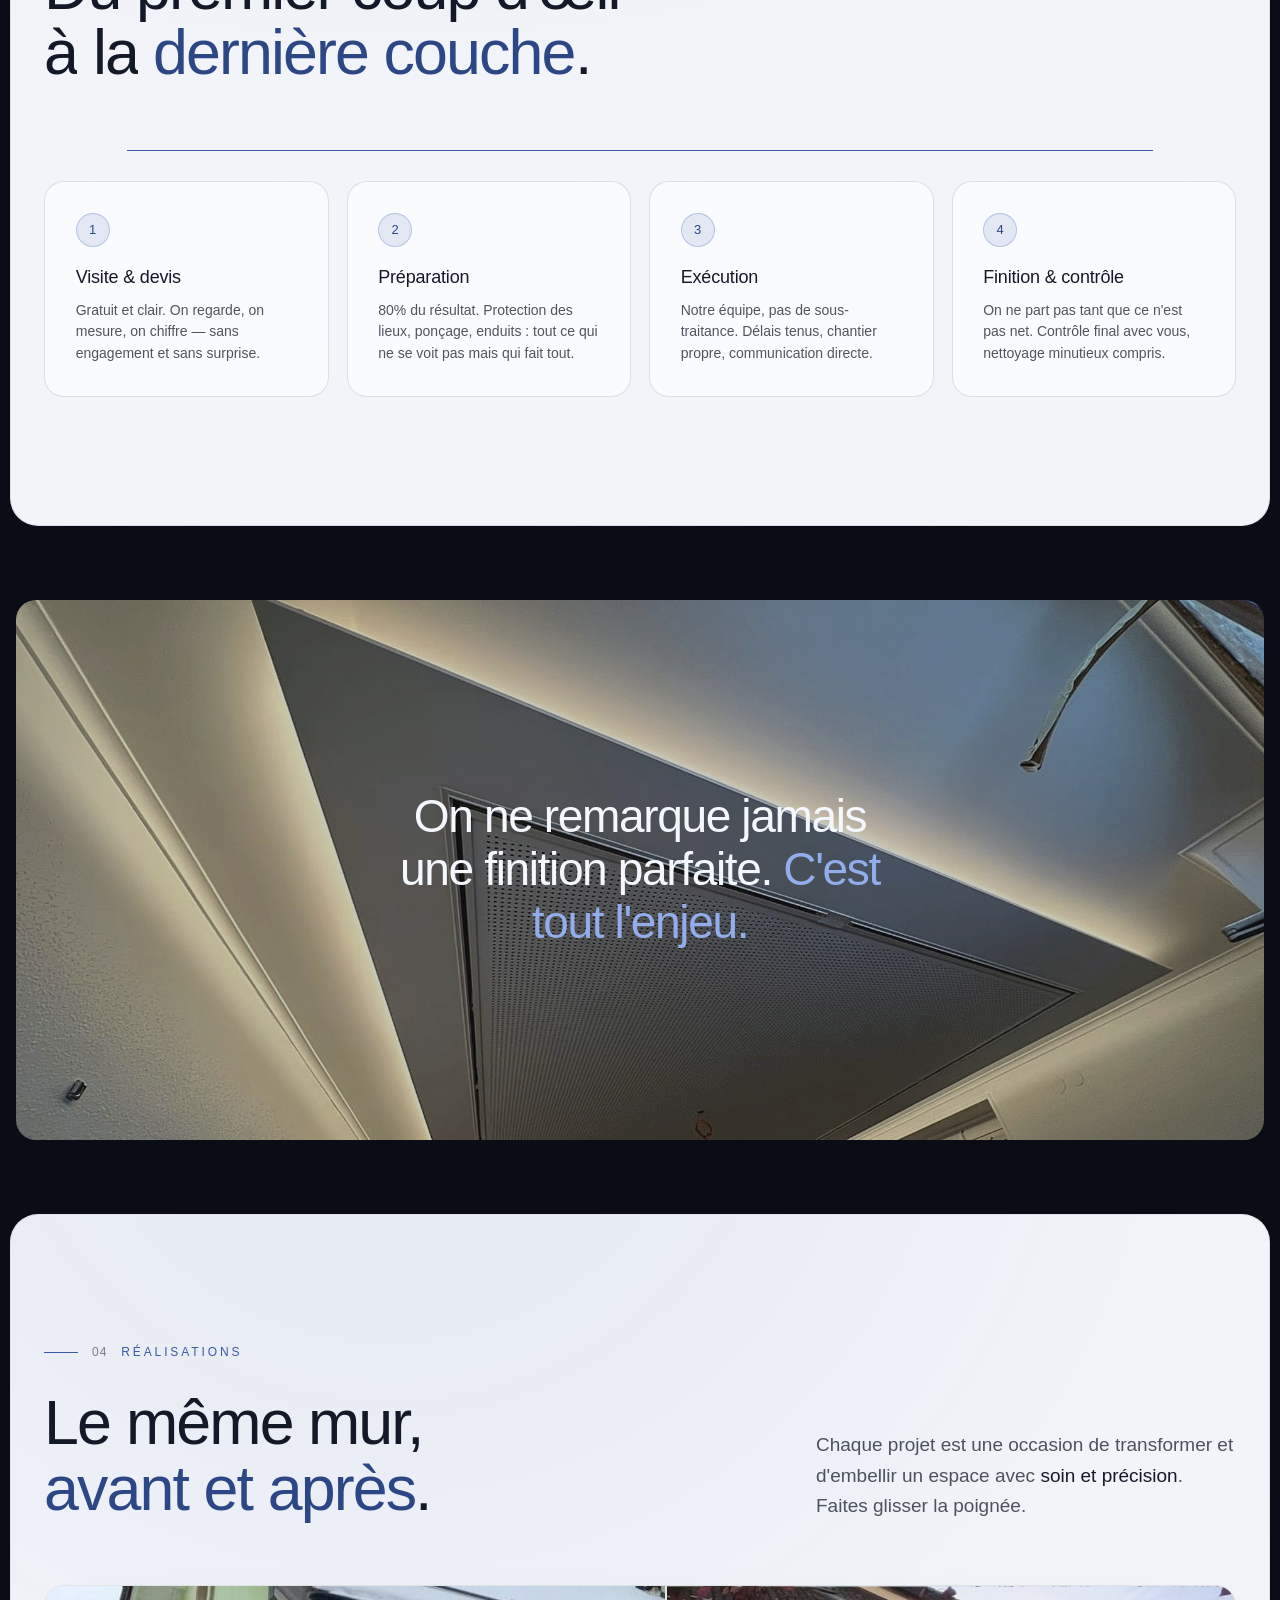
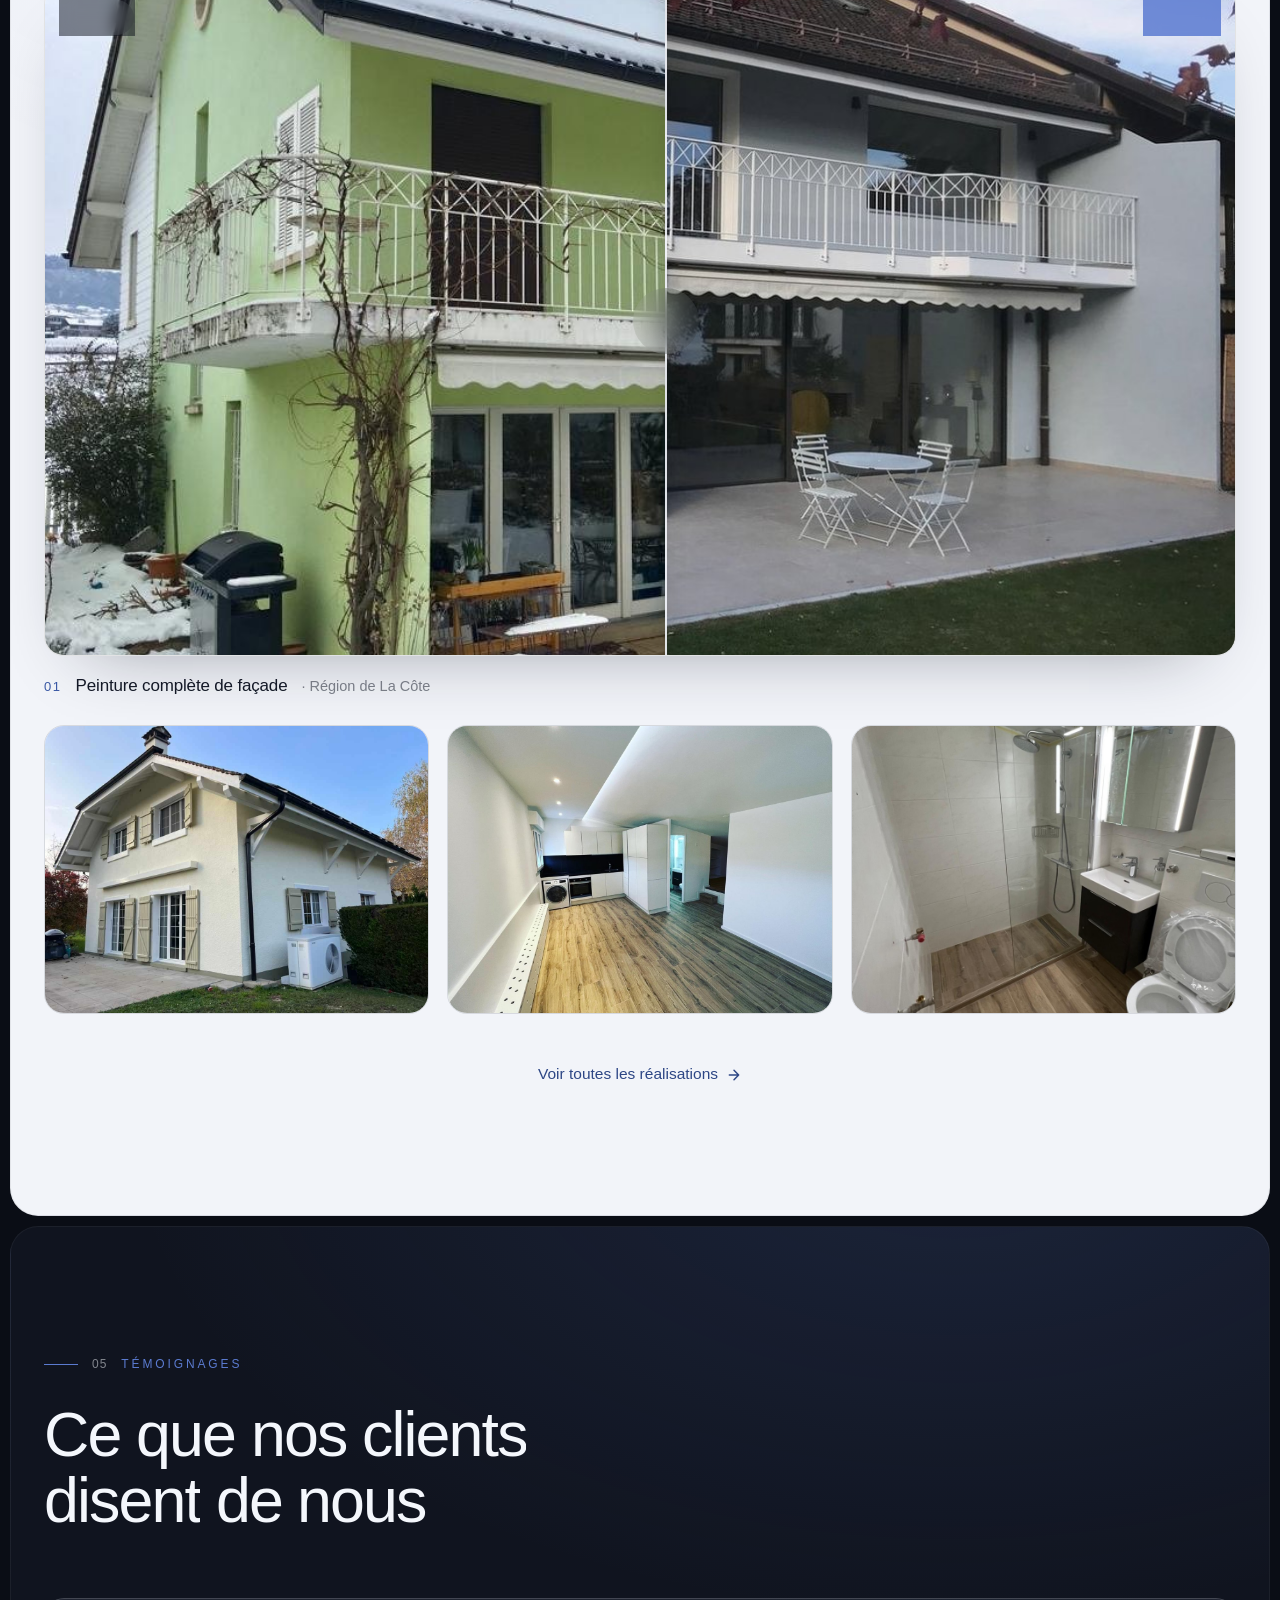
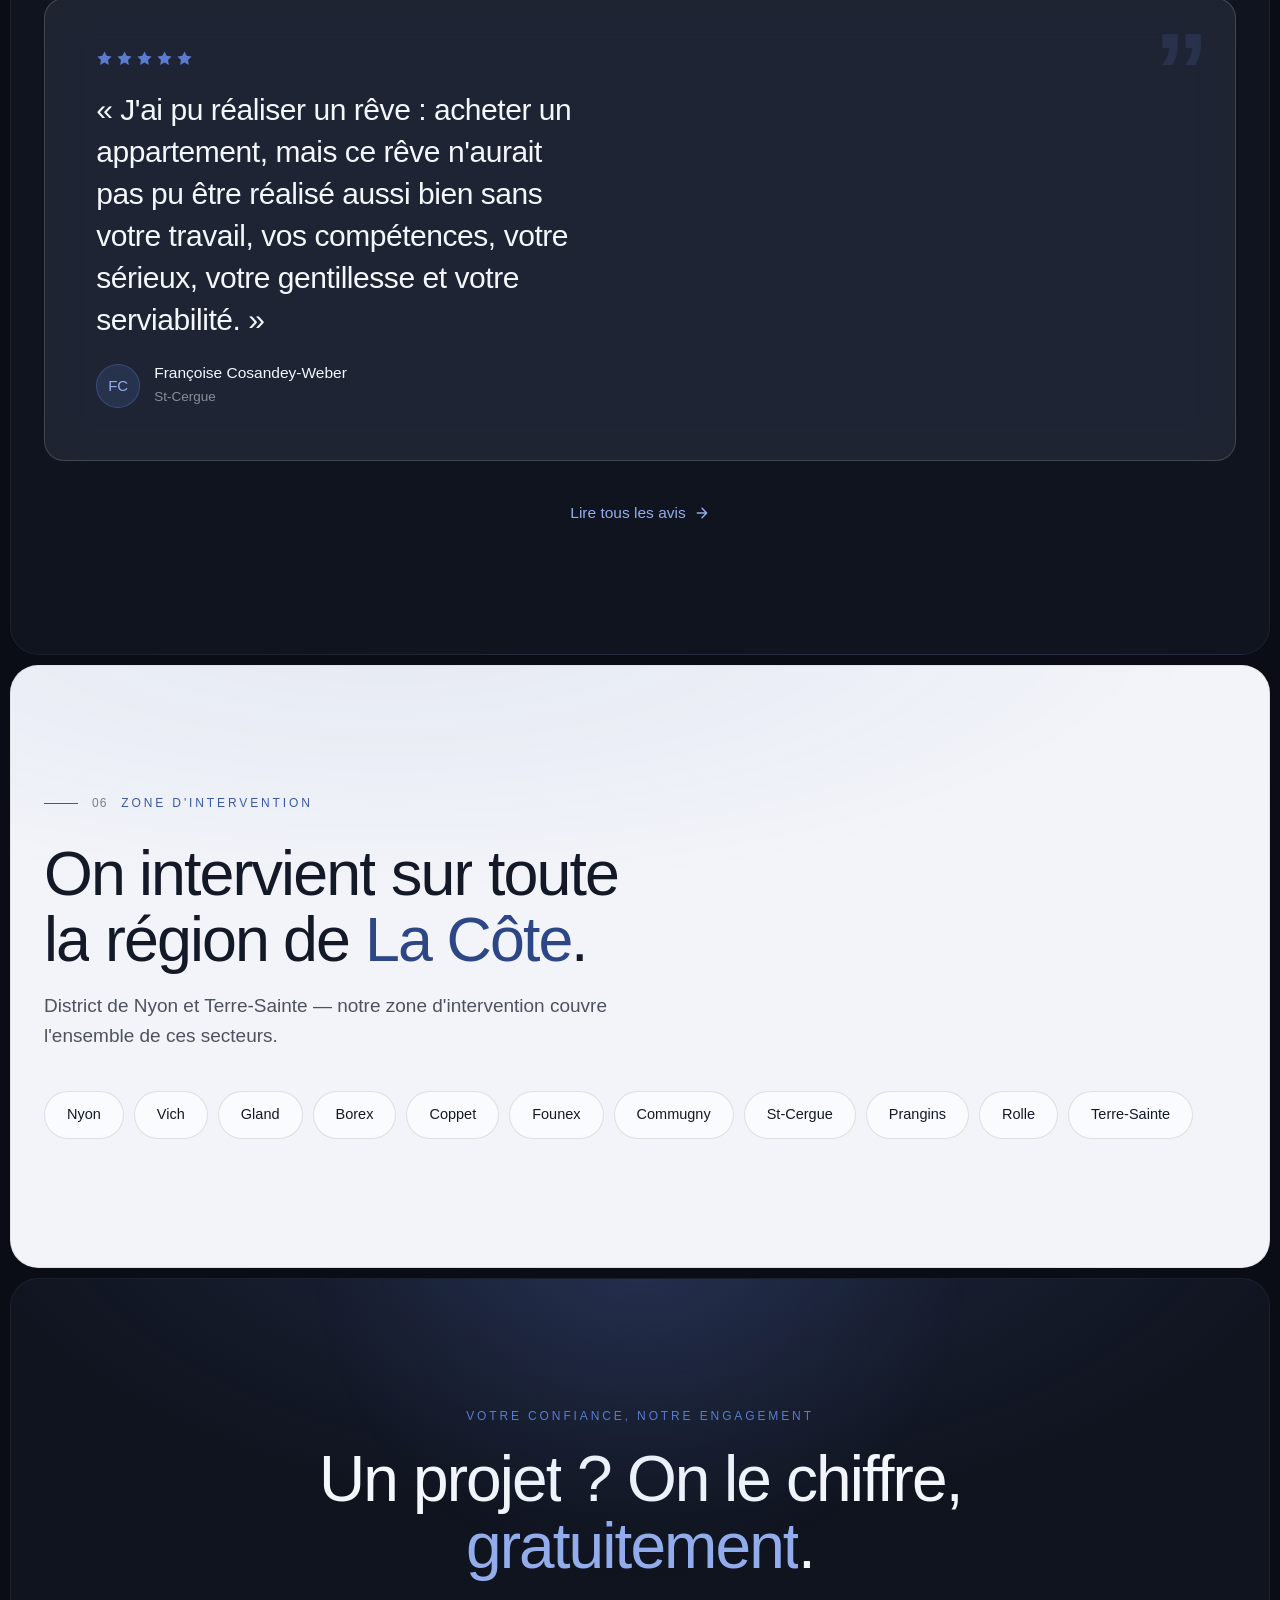
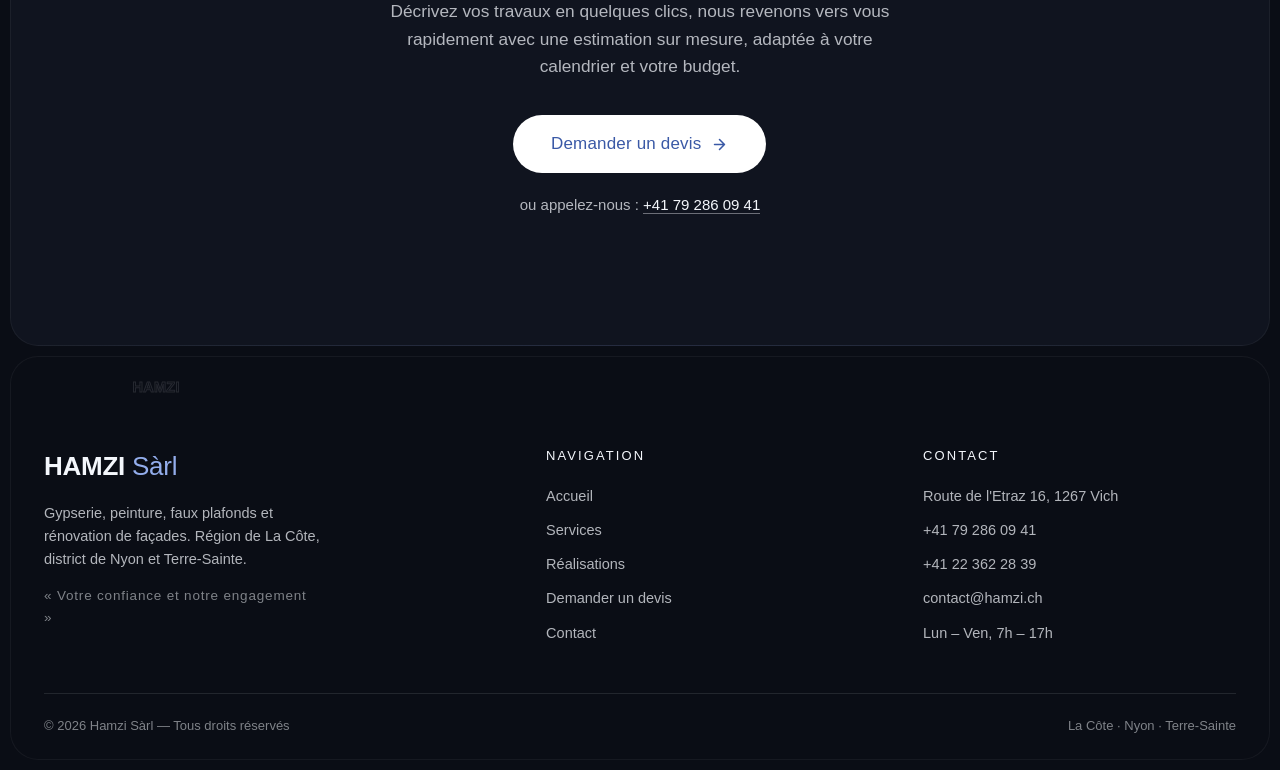
<file: hamzi/index.html>
<!DOCTYPE html>
<html lang="fr">
<head>
<meta charset="UTF-8">
<meta name="viewport" content="width=device-width, initial-scale=1">
<title>Hamzi Sàrl — Gypserie, peinture, faux plafonds et rénovation de façades | La Côte, Nyon</title>
<meta name="description" content="Hamzi Sàrl, entreprise de gypserie, peinture, faux plafonds et rénovation de façades active depuis le début des années 2000. Région de La Côte, district de Nyon, Terre-Sainte. Devis gratuit.">
<link rel="icon" type="image/webp" href="assets/logo.webp">
<link rel="preconnect" href="https://api.fontshare.com">
<link href="https://api.fontshare.com/v2/css?f[]=general-sans@400,500,600&display=swap" rel="stylesheet">
<link rel="stylesheet" href="assets/styles.css">
<link rel="preload" as="image" href="assets/hero.jpg" fetchpriority="high">
<link rel="preload" as="image" href="assets/hero-cutout.webp" fetchpriority="high">
<script type="application/ld+json">
{
  "@context": "https://schema.org",
  "@type": "HomeAndConstructionBusiness",
  "name": "Hamzi Sàrl",
  "slogan": "Votre confiance et notre engagement",
  "description": "Gypserie, peinture, faux plafonds et rénovation de façades pour bâtiments résidentiels et commerciaux.",
  "telephone": "+41792860941",
  "email": "contact@hamzi.ch",
  "address": {
    "@type": "PostalAddress",
    "streetAddress": "Route de l'Etraz 16",
    "postalCode": "1267",
    "addressLocality": "Vich",
    "addressCountry": "CH"
  },
  "areaServed": ["La Côte", "District de Nyon", "Terre-Sainte"],
  "openingHours": "Mo-Fr 07:00-17:00"
}
</script>
</head>
<body class="loading">

<div class="loader" id="loader" aria-hidden="true">
  <div class="word"><span>H</span><span>A</span><span>M</span><span>Z</span><span>I</span></div>
  <div class="bar"><i></i></div>
  <div class="sub">Gypserie · Peinture · Faux plafonds</div>
</div>
<div class="wipe" id="wipe" aria-hidden="true"><span class="wlogo">HAMZI</span></div>
<div class="progress" id="progress" aria-hidden="true"></div>

<!-- ======================= HEADER ======================= -->
<header class="header" id="header">
  <div class="header-in">
    <a href="index.html" class="logo-img" aria-label="Hamzi Sàrl — Accueil">
      <img src="assets/logo.webp" alt="Logo Hamzi Sàrl — Gypserie, Peinture, Faux Plafond" width="224" height="58">
    </a>
    <nav class="nav" aria-label="Navigation principale">
      <a href="index.html">Accueil</a>
      <a href="services.html">Services</a>
      <a href="realisations.html">Réalisations</a>
      <a href="contact.html">Contact</a>
    </nav>
    <div class="hdr-right">
      <a href="contact.html" class="btn btn-blue">Devis gratuit
        <svg width="16" height="16" viewBox="0 0 24 24" fill="none" stroke="currentColor" stroke-width="2.2" stroke-linecap="round" stroke-linejoin="round"><path d="M5 12h14M12 5l7 7-7 7"/></svg>
      </a>
      <button class="burger" id="burger" aria-label="Ouvrir le menu" aria-expanded="false"><span></span></button>
    </div>
  </div>
</header>

<div class="mobile-menu" id="mobileMenu" aria-hidden="true">
  <button class="mobile-close" id="mobileClose" aria-label="Fermer le menu">&times;</button>
  <a class="mlink" href="index.html"><span class="mnum">01</span>Accueil</a>
  <a class="mlink" href="services.html"><span class="mnum">02</span>Services</a>
  <a class="mlink" href="realisations.html"><span class="mnum">03</span>Réalisations</a>
  <a class="mlink" href="contact.html"><span class="mnum">04</span>Contact</a>
  <a href="contact.html" class="btn btn-blue">Devis gratuit</a>
</div>

<main class="page-enter">

<!-- ======================= HERO ======================= -->
<section class="hero canvas" id="accueil">
  <div class="hero-photo">
    <img class="hero-base" src="assets/hero.jpg" alt="Villa rénovée par Hamzi Sàrl dans la région de La Côte" fetchpriority="high">
    <div class="hero-sky" aria-hidden="true"></div>
    <div class="hero-title" id="heroTitle" aria-hidden="true"><span class="l">H</span><span class="l">A</span><span class="l">M</span><span class="l">Z</span><span class="l">I</span></div>
    <img class="hero-front" src="assets/hero-cutout.webp" alt="" aria-hidden="true" fetchpriority="high">
    <div class="hero-title ghost" aria-hidden="true"><span>H</span><span>A</span><span>M</span><span>Z</span><span>I</span><span class="ha"><i>rénovation &amp; finitions</i></span></div>
  </div>
  <p class="hero-corner tl" aria-hidden="true">Gypserie — Peinture — Faux plafonds — Façades</p>
  <div class="hero-veil"></div>
  <div class="hero-meta">
    <div class="hero-meta-in">
      <div class="hero-pitch">
        <p class="slogan">Votre confiance et notre engagement</p>
        <h1>Gypserie, peinture, faux plafonds &amp; rénovation de façades — La Côte, Nyon, Terre-Sainte.</h1>
        <div class="hero-cta">
          <a href="contact.html" class="btn btn-white">Devis gratuit
            <svg width="17" height="17" viewBox="0 0 24 24" fill="none" stroke="currentColor" stroke-width="2.2" stroke-linecap="round" stroke-linejoin="round"><path d="M5 12h14M12 5l7 7-7 7"/></svg>
          </a>
          <a href="tel:+41792860941" class="hero-phone">
            <svg width="18" height="18" viewBox="0 0 24 24" fill="none" stroke="currentColor" stroke-width="2" stroke-linecap="round" stroke-linejoin="round"><path d="M22 16.92v3a2 2 0 0 1-2.18 2 19.79 19.79 0 0 1-8.63-3.07 19.5 19.5 0 0 1-6-6 19.79 19.79 0 0 1-3.07-8.67A2 2 0 0 1 4.11 2h3a2 2 0 0 1 2 1.72c.127.96.361 1.903.7 2.81a2 2 0 0 1-.45 2.11L8.09 9.91a16 16 0 0 0 6 6l1.27-1.27a2 2 0 0 1 2.11-.45c.907.339 1.85.573 2.81.7A2 2 0 0 1 22 16.92z"/></svg>
            +41 79 286 09 41
          </a>
        </div>
      </div>
      <div class="hero-stats">
        <div class="hstat float1">
          <div class="hs-top"><span>Depuis 2000</span><span>01</span></div>
          <b><span data-count="20" data-suffix="+">20+</span></b>
          <span>ans d'expérience dans la gypserie et la peinture</span>
        </div>
        <div class="hstat float2">
          <div class="hs-top"><span>Métiers</span><span>02</span></div>
          <b><span data-count="4" data-suffix="">4</span></b>
          <span>spécialités clés — peinture, faux plafonds, façades, gypserie</span>
        </div>
      </div>
    </div>
  </div>
</section>

<!-- ======================= À PROPOS ======================= -->
<section class="section presentation canvas light">
  <div class="wrap">
    <div class="pres-grid">
      <div class="pres-txt reveal">
        <p class="eyebrow"><span class="num">01</span> À propos</p>
        <h2 style="margin-bottom:28px">Votre partenaire en <em>peinture et gypserie</em></h2>
        <p>Hamzi Sàrl, active depuis le début des années 2000, est une entreprise spécialisée dans la peinture, la gypserie et l'installation de faux plafonds pour les bâtiments résidentiels et commerciaux. Forte de son expertise et de son savoir-faire, elle propose des prestations sur mesure adaptées aux besoins spécifiques de chaque projet, qu'il s'agisse de rénovation, de construction neuve ou d'aménagement intérieur.</p>
        <p>Soucieuse de la satisfaction de ses clients, Hamzi Sàrl met un point d'honneur à offrir un service personnalisé et de haute qualité, alliant professionnalisme, précision et durabilité. Son équipe d'experts assure des finitions soignées, une exécution rigoureuse et l'utilisation de matériaux performants pour garantir des résultats esthétiques et durables.</p>
        <div class="pres-stats">
          <div class="stat"><b data-count="20" data-suffix="+">0+</b><span>ans d'expérience</span></div>
          <div class="stat"><b data-count="4" data-suffix="">0</b><span>spécialités clés</span></div>
          <div class="stat"><b data-count="100" data-suffix="%">0%</b><span>région de La Côte</span></div>
        </div>
      </div>
      <figure class="pres-figure reveal">
        <img class="ph-main" src="assets/equipe.jpg" alt="Peintre de l'équipe Hamzi Sàrl au travail sur un chantier" loading="lazy" width="1200" height="900">
        <figcaption class="ph-tag">Notre équipe, sur vos chantiers</figcaption>
      </figure>
    </div>
    <div class="pres-extra">
      <article class="reveal">
        <h3>Expertise et qualité</h3>
        <p>Grâce à une équipe de spécialistes qualifiés et une large gamme de services professionnels, Hamzi Sàrl garantit une prise en charge complète et soignée de votre bien. Que ce soit pour de petits travaux de retouche ou des rénovations d'envergure, nous mettons tout en œuvre pour offrir un service à la fois efficace, fiable et adapté à vos attentes.</p>
      </article>
      <article class="reveal">
        <h3>Satisfaction client assurée</h3>
        <p>Chaque projet est traité avec la même exigence de qualité, en veillant à la précision des finitions et à l'utilisation de matériaux performants. Nous nous engageons à fournir un accompagnement personnalisé, du conseil initial jusqu'à la réalisation finale, afin d'assurer un résultat durable, esthétique et conforme à vos exigences.</p>
      </article>
    </div>
  </div>
</section>

<!-- ======================= SERVICES ======================= -->
<section class="section svcdark canvas" id="services">
  <div class="wrap">
    <div class="svc-head">
      <div class="reveal">
        <p class="eyebrow"><span class="num">02</span> Services de qualité</p>
        <h2>Quatre spécialités,<br>une même <em>exigence</em>.</h2>
        <p class="lead" style="margin-top:18px;max-width:56ch">Chez Hamzi Sàrl, nous offrons une large gamme de services dans le domaine du bâtiment, adaptés aussi bien aux particuliers qu'aux professionnels. Nos prestations principales reposent sur <strong>quatre spécialités clés</strong> qui garantissent qualité, durabilité et esthétique&nbsp;:</p>
      </div>
      <a href="services.html" class="arrow-link reveal">Tous nos services
        <svg width="16" height="16" viewBox="0 0 24 24" fill="none" stroke="currentColor" stroke-width="2.2" stroke-linecap="round" stroke-linejoin="round"><path d="M5 12h14M12 5l7 7-7 7"/></svg>
      </a>
    </div>
    <div class="svc-cards">
      <a class="svc-card reveal" href="services.html">
        <div class="im"><img src="assets/svc-peinture.jpg" alt="Escalier repeint en blanc par Hamzi Sàrl" loading="lazy" width="1000" height="752"></div>
        <div class="tx">
          <span class="num">01</span>
          <h3>Peinture intérieure</h3>
          <p>Rénovation esthétique et durable pour votre intérieur.</p>
          <span class="more">Découvrir <svg width="15" height="15" viewBox="0 0 24 24" fill="none" stroke="currentColor" stroke-width="2.2" stroke-linecap="round" stroke-linejoin="round"><path d="M5 12h14M12 5l7 7-7 7"/></svg></span>
        </div>
      </a>
      <a class="svc-card reveal" href="services.html">
        <div class="im"><img src="assets/svc-plafond.jpg" alt="Faux plafond suspendu avec éclairage intégré" loading="lazy" width="1000" height="750"></div>
        <div class="tx">
          <span class="num">02</span>
          <h3>Faux plafonds</h3>
          <p>Aménagements sur mesure pour tous vos espaces.</p>
          <span class="more">Découvrir <svg width="15" height="15" viewBox="0 0 24 24" fill="none" stroke="currentColor" stroke-width="2.2" stroke-linecap="round" stroke-linejoin="round"><path d="M5 12h14M12 5l7 7-7 7"/></svg></span>
        </div>
      </a>
      <a class="svc-card reveal" href="services.html">
        <div class="im"><img src="assets/svc-facade.jpg" alt="Maison rénovée par Hamzi Sàrl, façade terminée" loading="lazy" width="1000" height="750"></div>
        <div class="tx">
          <span class="num">03</span>
          <h3>Rénovation de façades</h3>
          <p>Protection et esthétique pour vos structures.</p>
          <span class="more">Découvrir <svg width="15" height="15" viewBox="0 0 24 24" fill="none" stroke="currentColor" stroke-width="2.2" stroke-linecap="round" stroke-linejoin="round"><path d="M5 12h14M12 5l7 7-7 7"/></svg></span>
        </div>
      </a>
      <a class="svc-card reveal" href="services.html">
        <div class="im"><img src="assets/svc-gypserie.jpg" alt="Aménagement sur mesure en gypserie" loading="lazy" width="980" height="740"></div>
        <div class="tx">
          <span class="num">04</span>
          <h3>Gypserie et plâtrerie</h3>
          <p>Gypserie de haute qualité.</p>
          <span class="more">Découvrir <svg width="15" height="15" viewBox="0 0 24 24" fill="none" stroke="currentColor" stroke-width="2.2" stroke-linecap="round" stroke-linejoin="round"><path d="M5 12h14M12 5l7 7-7 7"/></svg></span>
        </div>
      </a>
    </div>
  </div>
</section>

<!-- ======================= MÉTHODE ======================= -->
<section class="section method canvas light">
  <div class="wrap">
    <div class="reveal" style="margin-bottom:clamp(40px,5vw,64px)">
      <p class="eyebrow"><span class="num">03</span> Notre méthode</p>
      <h2>Du premier coup d'œil<br>à la <em>dernière couche</em>.</h2>
    </div>
    <div class="method-track" aria-hidden="true"><i></i></div>
    <div class="method-grid">
      <div class="mstep reveal">
        <span class="n">1</span>
        <h3>Visite &amp; devis</h3>
        <p>Gratuit et clair. On regarde, on mesure, on chiffre — sans engagement et sans surprise.</p>
      </div>
      <div class="mstep reveal">
        <span class="n">2</span>
        <h3>Préparation</h3>
        <p>80% du résultat. Protection des lieux, ponçage, enduits : tout ce qui ne se voit pas mais qui fait tout.</p>
      </div>
      <div class="mstep reveal">
        <span class="n">3</span>
        <h3>Exécution</h3>
        <p>Notre équipe, pas de sous-traitance. Délais tenus, chantier propre, communication directe.</p>
      </div>
      <div class="mstep reveal">
        <span class="n">4</span>
        <h3>Finition &amp; contrôle</h3>
        <p>On ne part pas tant que ce n'est pas net. Contrôle final avec vous, nettoyage minutieux compris.</p>
      </div>
    </div>
  </div>
</section>

<!-- ======================= LA MATIÈRE ======================= -->
<section class="matiere">
  <div class="band reveal">
    <img src="assets/matiere.jpg" alt="Ligne de faux plafond en lumière rasante, finition Hamzi" loading="lazy" width="1212" height="520">
    <blockquote>On ne remarque jamais une finition parfaite. <em>C'est tout l'enjeu.</em></blockquote>
  </div>
</section>

<!-- ======================= RÉALISATIONS ======================= -->
<section class="section canvas light" id="realisations">
  <div class="wrap">
    <div class="gal-head">
      <div class="reveal">
        <p class="eyebrow"><span class="num">04</span> Réalisations</p>
        <h2>Le même mur,<br><em>avant et après</em>.</h2>
      </div>
      <p class="lead reveal" style="max-width:420px">Chaque projet est une occasion de transformer et d'embellir un espace avec <strong>soin et précision</strong>. Faites glisser la poignée.</p>
    </div>
    <div class="gal-grid solo">
      <div class="ba-card reveal">
        <div class="ba r169" data-ba tabindex="0" role="slider" aria-label="Comparateur avant après — peinture complète de façade, maison verte repeinte" aria-valuemin="0" aria-valuemax="100" aria-valuenow="50">
          <img src="assets/facade2-avant.jpg" alt="Maison verte avant mise en peinture de la façade" loading="lazy" width="1024" height="768">
          <div class="after-wrap"><img src="assets/facade2-apres.jpg" alt="La même maison repeinte par Hamzi Sàrl" loading="lazy" width="1200" height="900"></div>
          <span class="label avant">Avant</span>
          <span class="label apres">Après</span>
          <div class="handle"></div>
        </div>
        <div class="ba-cap"><span class="n">01</span><h3>Peinture complète de façade</h3><span>· Région de La Côte</span></div>
      </div>
    </div>
    <div class="proj-grid">
      <a class="proj reveal" href="realisations.html">
        <img src="assets/facade-apres.jpg" alt="Façade rénovée par Hamzi Sàrl" loading="lazy" width="1080" height="810">
        <span class="ov">Région de La Côte · Rénovation de façade</span>
      </a>
      <a class="proj reveal" href="realisations.html">
        <img src="assets/borex-apres.jpg" alt="Studio entièrement rénové à Borex" loading="lazy" width="1200" height="900">
        <span class="ov">Borex · Rénovation complète d'un studio</span>
      </a>
      <a class="proj reveal" href="realisations.html">
        <img src="assets/sdb-apres.jpg" alt="Salle de bain rénovée par Hamzi Sàrl" loading="lazy" width="1200" height="1600">
        <span class="ov">Région de La Côte · Salle de bain</span>
      </a>
    </div>
    <div style="display:flex;justify-content:center;margin-top:clamp(32px,4vw,48px)" class="reveal">
      <a href="realisations.html" class="arrow-link">Voir toutes les réalisations
        <svg width="16" height="16" viewBox="0 0 24 24" fill="none" stroke="currentColor" stroke-width="2.2" stroke-linecap="round" stroke-linejoin="round"><path d="M5 12h14M12 5l7 7-7 7"/></svg>
      </a>
    </div>
  </div>
</section>

<!-- ======================= TÉMOIGNAGE ======================= -->
<section class="section temoignages canvas">
  <div class="wrap">
    <div class="reveal">
      <p class="eyebrow"><span class="num">05</span> Témoignages</p>
      <h2>Ce que nos clients<br>disent de nous</h2>
    </div>
    <div class="tmo-grid">
      <article class="tmo featured reveal">
        <span class="qmark" aria-hidden="true">”</span>
        <div class="stars" aria-label="5 étoiles">
          <svg width="17" height="17" viewBox="0 0 24 24" fill="currentColor"><path d="M12 2l3.09 6.26L22 9.27l-5 4.87 1.18 6.88L12 17.77l-6.18 3.25L7 14.14 2 9.27l6.91-1.01z"/></svg><svg width="17" height="17" viewBox="0 0 24 24" fill="currentColor"><path d="M12 2l3.09 6.26L22 9.27l-5 4.87 1.18 6.88L12 17.77l-6.18 3.25L7 14.14 2 9.27l6.91-1.01z"/></svg><svg width="17" height="17" viewBox="0 0 24 24" fill="currentColor"><path d="M12 2l3.09 6.26L22 9.27l-5 4.87 1.18 6.88L12 17.77l-6.18 3.25L7 14.14 2 9.27l6.91-1.01z"/></svg><svg width="17" height="17" viewBox="0 0 24 24" fill="currentColor"><path d="M12 2l3.09 6.26L22 9.27l-5 4.87 1.18 6.88L12 17.77l-6.18 3.25L7 14.14 2 9.27l6.91-1.01z"/></svg><svg width="17" height="17" viewBox="0 0 24 24" fill="currentColor"><path d="M12 2l3.09 6.26L22 9.27l-5 4.87 1.18 6.88L12 17.77l-6.18 3.25L7 14.14 2 9.27l6.91-1.01z"/></svg>
        </div>
        <blockquote>« J'ai pu réaliser un rêve : acheter un appartement, mais ce rêve n'aurait pas pu être réalisé aussi bien sans votre travail, vos compétences, votre sérieux, votre gentillesse et votre serviabilité. »</blockquote>
        <div class="who"><span class="av">FC</span><div><b>Françoise Cosandey-Weber</b><span>St-Cergue</span></div></div>
      </article>
    </div>
    <div style="display:flex;justify-content:center;margin-top:clamp(28px,3.5vw,40px)" class="reveal">
      <a href="realisations.html#avis" class="arrow-link">Lire tous les avis
        <svg width="16" height="16" viewBox="0 0 24 24" fill="none" stroke="currentColor" stroke-width="2.2" stroke-linecap="round" stroke-linejoin="round"><path d="M5 12h14M12 5l7 7-7 7"/></svg>
      </a>
    </div>
  </div>
</section>

<!-- ======================= ZONE D'INTERVENTION ======================= -->
<section class="section zone canvas light">
  <div class="wrap">
    <div class="reveal">
      <p class="eyebrow"><span class="num">06</span> Zone d'intervention</p>
      <h2>On intervient sur toute<br>la région de <em>La Côte</em>.</h2>
      <p class="lead" style="margin-top:18px">District de Nyon et Terre-Sainte — notre zone d'intervention couvre l'ensemble de ces secteurs.</p>
    </div>
    <div class="chips-zone">
      <span class="zchip reveal">Nyon</span>
      <span class="zchip reveal">Vich</span>
      <span class="zchip reveal">Gland</span>
      <span class="zchip reveal">Borex</span>
      <span class="zchip reveal">Coppet</span>
      <span class="zchip reveal">Founex</span>
      <span class="zchip reveal">Commugny</span>
      <span class="zchip reveal">St-Cergue</span>
      <span class="zchip reveal">Prangins</span>
      <span class="zchip reveal">Rolle</span>
      <span class="zchip reveal">Terre-Sainte</span>
    </div>
  </div>
</section>

<!-- ======================= DEVIS ======================= -->
<section class="cta-band canvas" id="devis">
  <div class="inner">
    <p class="small reveal">Votre confiance, notre engagement</p>
    <h2 class="reveal">Un projet&nbsp;? On le chiffre, <em>gratuitement</em>.</h2>
    <p class="reveal">Décrivez vos travaux en quelques clics, nous revenons vers vous rapidement avec une estimation sur mesure, adaptée à votre calendrier et votre budget.</p>
    <div class="reveal">
      <a href="contact.html" class="btn btn-white">Demander un devis
        <svg width="17" height="17" viewBox="0 0 24 24" fill="none" stroke="currentColor" stroke-width="2.2" stroke-linecap="round" stroke-linejoin="round"><path d="M5 12h14M12 5l7 7-7 7"/></svg>
      </a>
      <span class="tel">ou appelez-nous : <a href="tel:+41792860941">+41 79 286 09 41</a></span>
    </div>
  </div>
</section>

</main>

<!-- ======================= FOOTER ======================= -->
<footer class="footer canvas">
  <p class="footer-mega reveal" aria-hidden="true">HAMZI</p>
  <div class="wrap">
    <div class="footer-grid">
      <div>
        <p class="fbrand">HAMZI <span>Sàrl</span></p>
        <p style="margin-top:14px">Gypserie, peinture, faux plafonds et rénovation de façades. Région de La Côte, district de Nyon et Terre-Sainte.</p>
        <p style="margin-top:14px;font-size:13.5px;letter-spacing:.06em;color:var(--text-tertiary)">« Votre confiance et notre engagement »</p>
      </div>
      <div>
        <h4>Navigation</h4>
        <ul>
          <li><a href="index.html">Accueil</a></li>
          <li><a href="services.html">Services</a></li>
          <li><a href="realisations.html">Réalisations</a></li>
          <li><a href="contact.html">Demander un devis</a></li>
          <li><a href="contact.html">Contact</a></li>
        </ul>
      </div>
      <div>
        <h4>Contact</h4>
        <ul>
          <li>Route de l'Etraz 16, 1267 Vich</li>
          <li><a href="tel:+41792860941">+41 79 286 09 41</a></li>
          <li><a href="tel:+41223622839">+41 22 362 28 39</a></li>
          <li><a href="mailto:contact@hamzi.ch">contact@hamzi.ch</a></li>
          <li>Lun – Ven, 7h – 17h</li>
        </ul>
      </div>
    </div>
    <div class="footer-bottom">
      <span>© <span id="year">2026</span> Hamzi Sàrl — Tous droits réservés</span>
      <span>La Côte · Nyon · Terre-Sainte</span>
    </div>
  </div>
</footer>

<!-- ======================= BOUTONS FLOTTANTS (verre) ======================= -->
<div class="float-actions">
  <a class="fab wa" href="https://wa.me/41792860941" target="_blank" rel="noopener" aria-label="Écrire sur WhatsApp">
    <svg viewBox="0 0 24 24" fill="none" stroke="currentColor" stroke-width="1.6" stroke-linecap="round" stroke-linejoin="round"><path d="M21 11.5a8.38 8.38 0 0 1-.9 3.8 8.5 8.5 0 0 1-7.6 4.7 8.38 8.38 0 0 1-3.8-.9L3 21l1.9-5.7a8.38 8.38 0 0 1-.9-3.8 8.5 8.5 0 0 1 4.7-7.6 8.38 8.38 0 0 1 3.8-.9h.5a8.48 8.48 0 0 1 8 8v.5z"/></svg>
  </a>
  <a class="fab call" href="tel:+41792860941" aria-label="Appeler Hamzi Sàrl">
    <svg viewBox="0 0 24 24" fill="none" stroke="currentColor" stroke-width="1.6" stroke-linecap="round" stroke-linejoin="round"><path d="M22 16.92v3a2 2 0 0 1-2.18 2 19.79 19.79 0 0 1-8.63-3.07 19.5 19.5 0 0 1-6-6 19.79 19.79 0 0 1-3.07-8.67A2 2 0 0 1 4.11 2h3a2 2 0 0 1 2 1.72c.127.96.361 1.903.7 2.81a2 2 0 0 1-.45 2.11L8.09 9.91a16 16 0 0 0 6 6l1.27-1.27a2 2 0 0 1 2.11-.45c.907.339 1.85.573 2.81.7A2 2 0 0 1 22 16.92z"/></svg>
  </a>
</div>

<script src="assets/main.js"></script>
</body>
</html>
</file>
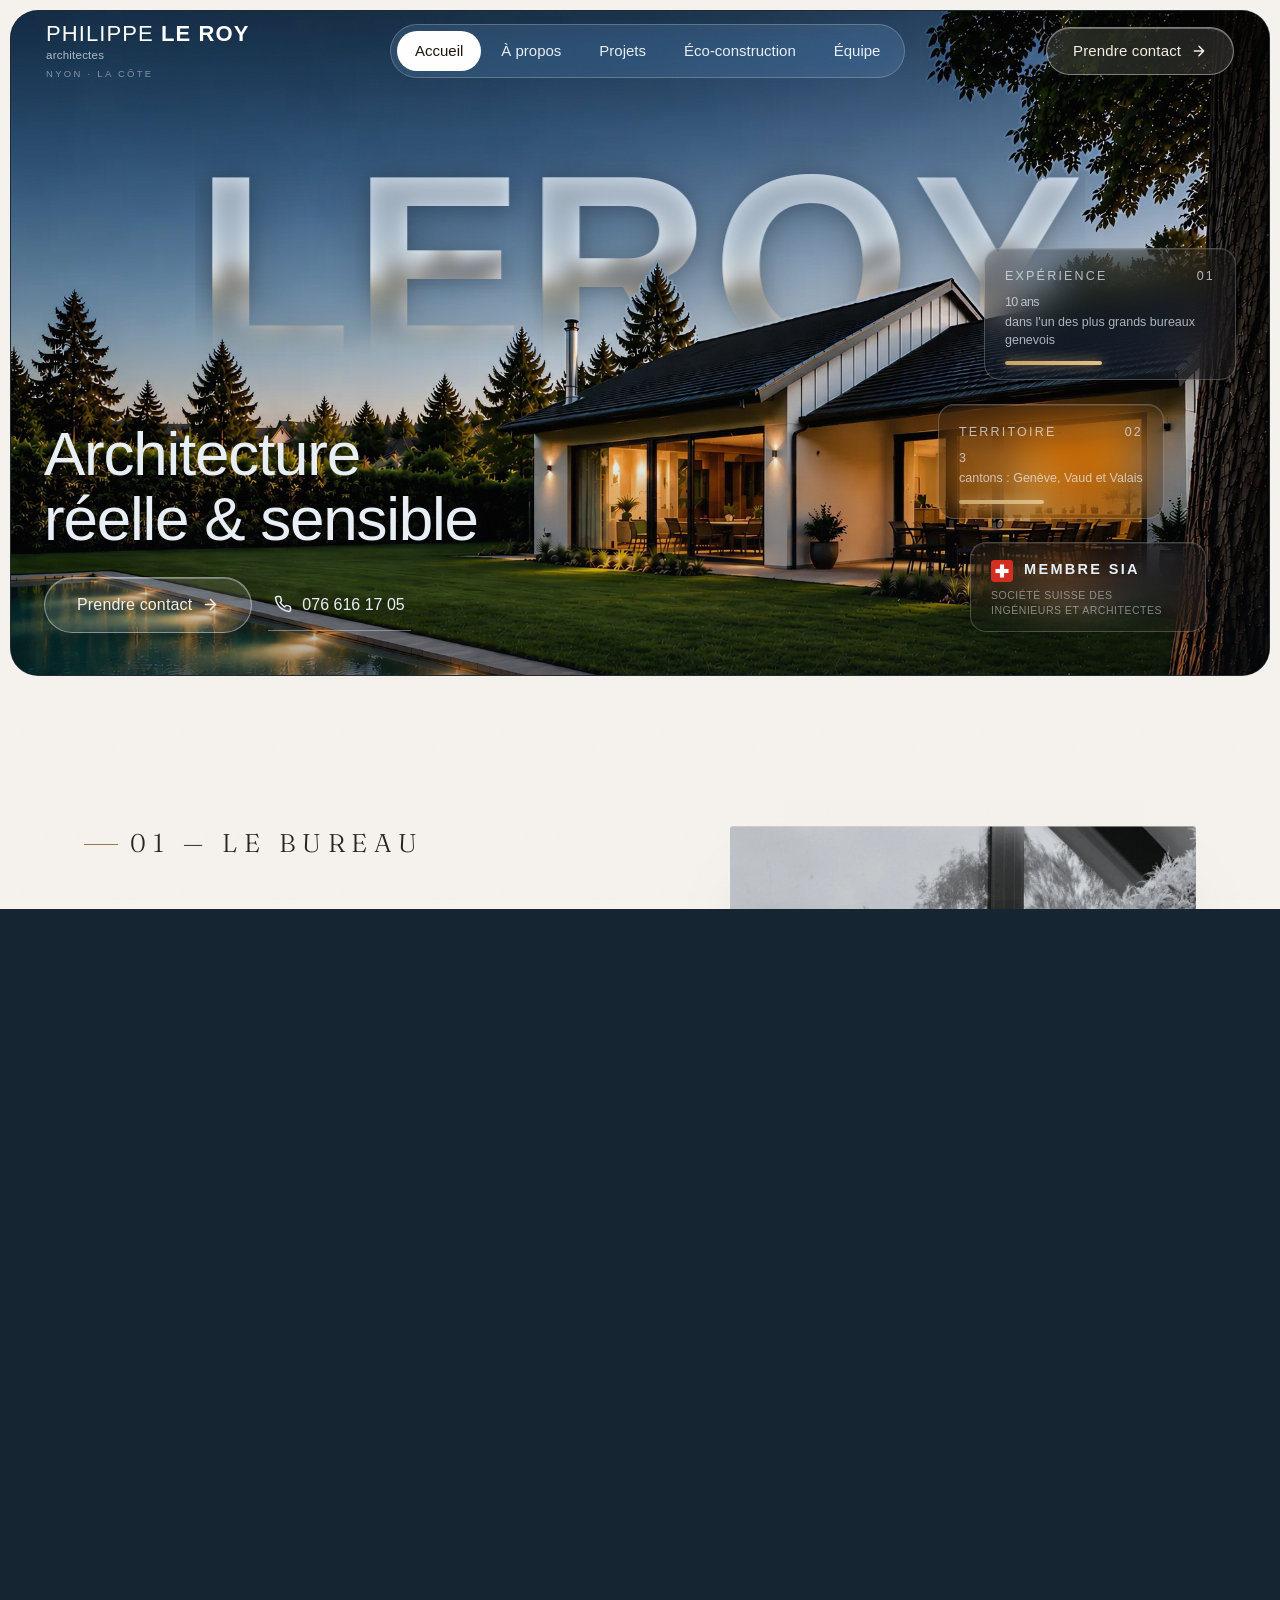
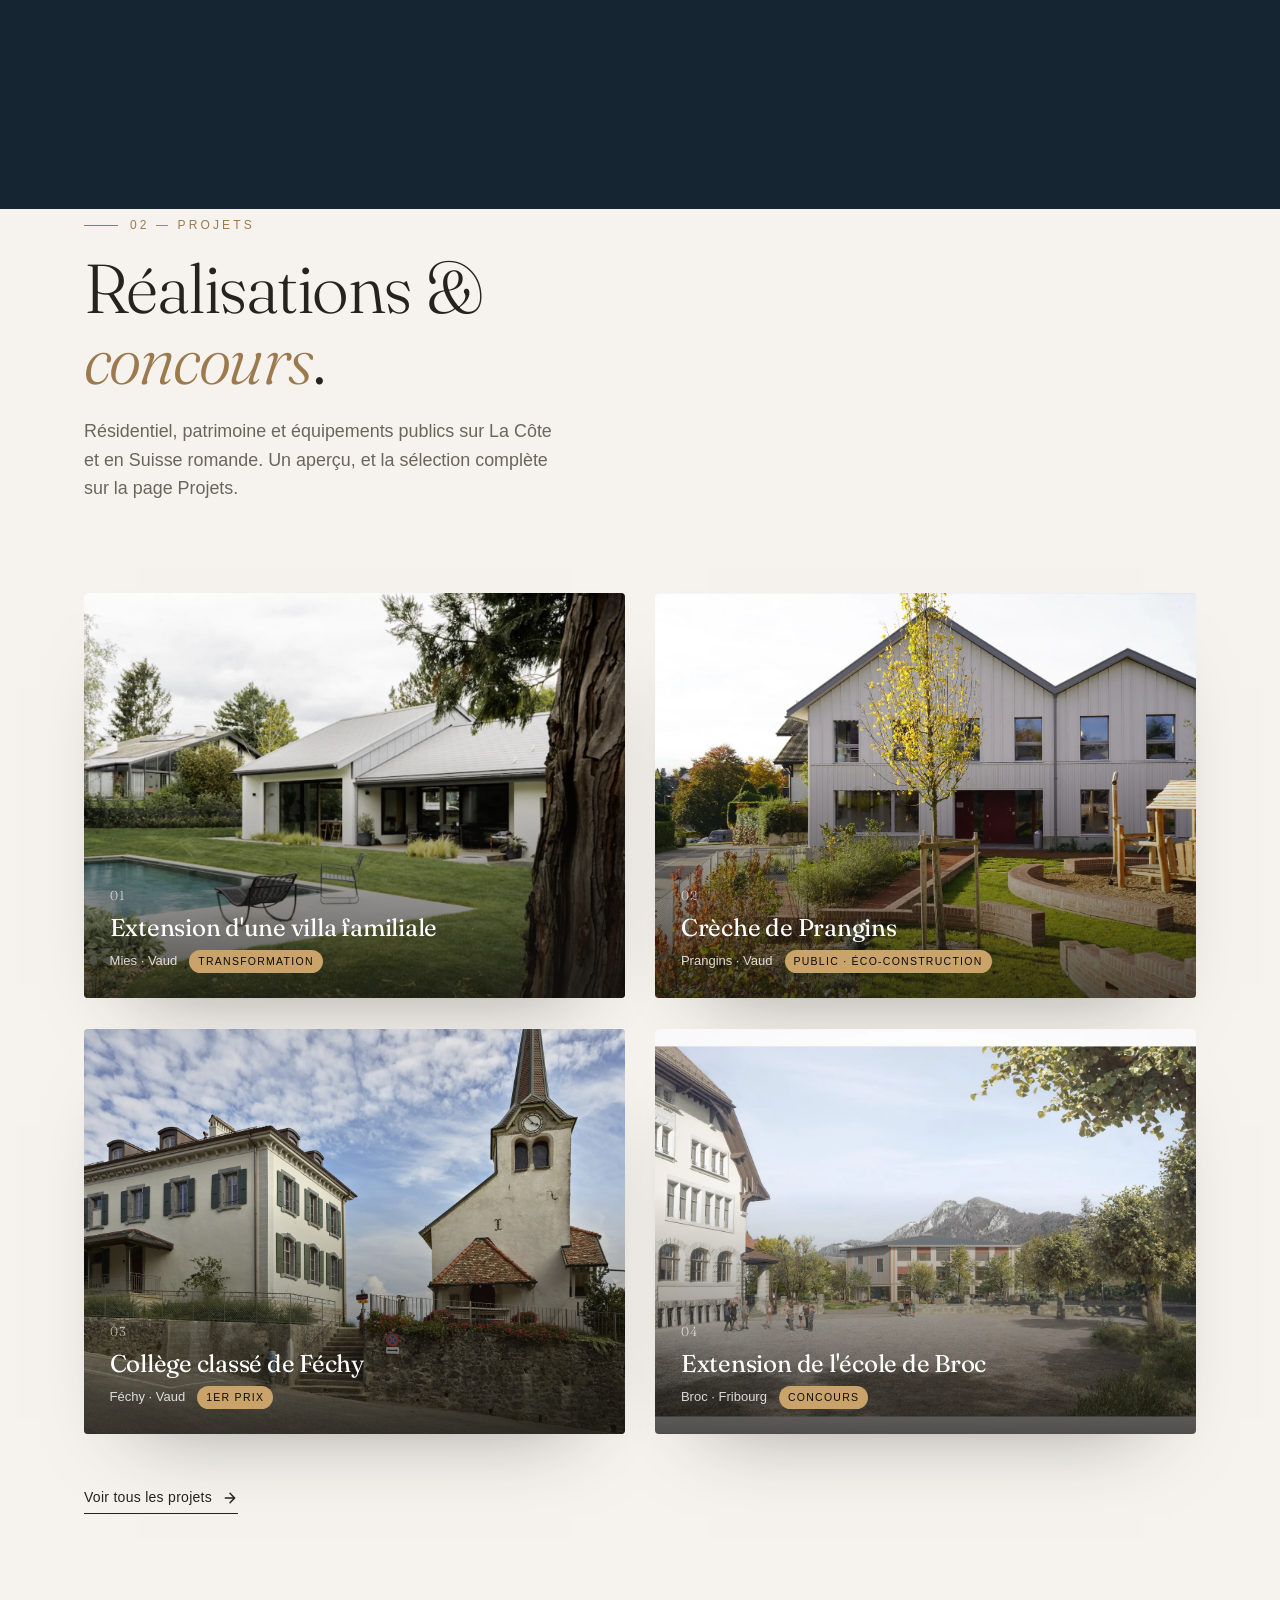
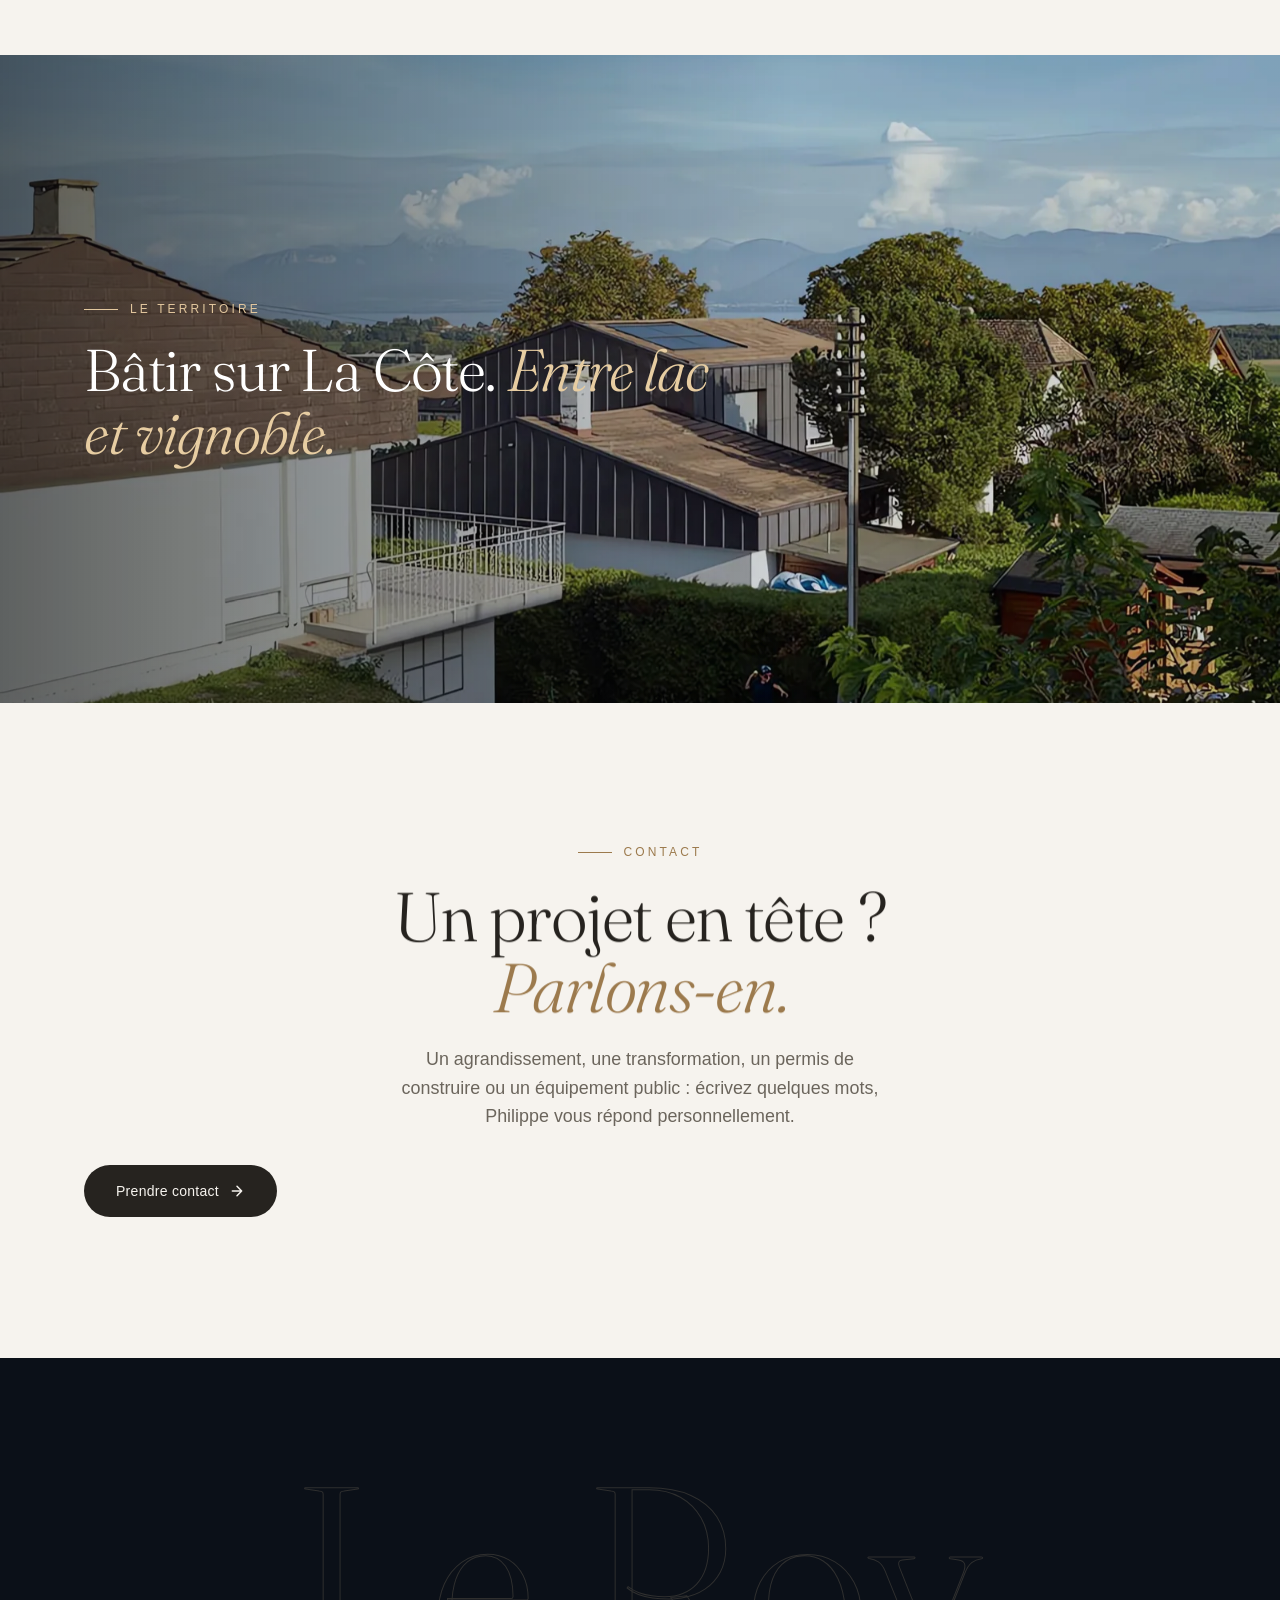
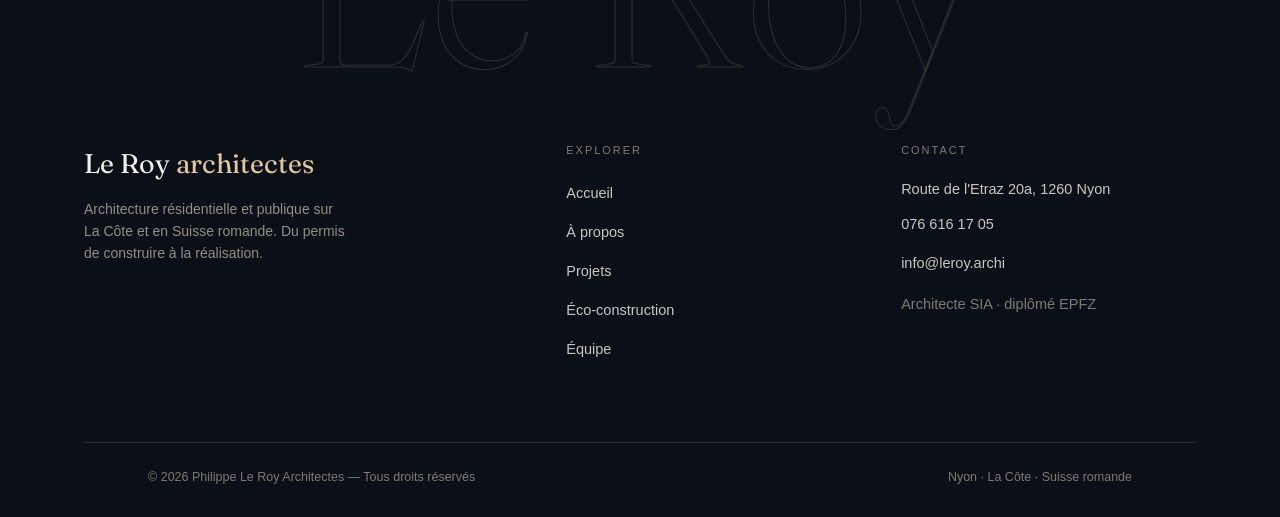
<file: leroy/index.html>
<!DOCTYPE html>
<html lang="fr">
<head>
<meta charset="UTF-8">
<meta name="viewport" content="width=device-width, initial-scale=1">
<title>Philippe Le Roy Architectes — Architecture résidentielle & publique | Nyon, La Côte</title>
<meta name="description" content="Atelier d'architecture à Nyon. Projets résidentiels et publics sur La Côte et en Suisse romande. Architecte SIA, diplômé de l'EPFZ. Développement de projets, transformations et réalisations.">
<link rel="icon" type="image/svg+xml" href="data:image/svg+xml,%3Csvg xmlns='http://www.w3.org/2000/svg' viewBox='0 0 64 64'%3E%3Crect width='64' height='64' rx='12' fill='%230C151E'/%3E%3Ctext x='32' y='44' font-family='Georgia,serif' font-size='32' font-weight='600' fill='%23C9A36A' text-anchor='middle'%3ELR%3C/text%3E%3C/svg%3E">
<noscript><style>.reveal{opacity:1!important;transform:none!important;filter:none!important}</style></noscript>
<link rel="preconnect" href="https://api.fontshare.com">
<link href="https://api.fontshare.com/v2/css?f[]=general-sans@400,500,600&display=swap" rel="stylesheet">
<link href="https://fonts.googleapis.com/css2?family=Fraunces:ital,opsz,wght@0,9..144,300;0,9..144,400;1,9..144,300;1,9..144,400&display=swap" rel="stylesheet">
<link rel="stylesheet" href="assets/styles.css?v=21">
<link rel="preload" as="image" href="assets/hero-1280.webp?v=8" imagesrcset="assets/hero-960.webp?v=8 960w, assets/hero-1280.webp?v=8 1280w, assets/hero-1920.webp?v=8 1920w" imagesizes="100vw" fetchpriority="high">
<link rel="preload" as="image" href="assets/hero-cutout.webp?v=8" fetchpriority="high">
<style>
  /* surcouche Le Roy — direction artistique crépuscule */
  .hero-base,.hero-front{object-position:50% 26%}
  .hero-title{bottom:22vw;font-size:20vw;letter-spacing:.006em;font-weight:600;
    -webkit-mask-image:linear-gradient(180deg,#000 58%,rgba(0,0,0,0) 86%);
    mask-image:linear-gradient(180deg,#000 58%,rgba(0,0,0,0) 86%);
    filter:drop-shadow(0 2px 26px rgba(0,0,0,.22))}
  /* lettres en verre dépoli : montrent la scène floutée + reflet */
  .hero-title .l{
    background:linear-gradient(180deg,rgba(255,255,255,.82) 0%,rgba(255,255,255,.52) 50%,rgba(255,255,255,.64) 100%),url("assets/frost.jpg?v=7") center 32%/cover;
    -webkit-background-clip:text;background-clip:text;-webkit-text-fill-color:transparent;color:transparent}
  /* meilleure répartition des cartes (cascade décalée) */
  .hero-stats{gap:24px}
  .hero-stats .hstat.float1{margin-right:0;width:252px}
  .hero-stats .hstat.float2{margin-right:72px;width:226px}
  .hero-stats .hstat.float3{margin-right:30px;width:240px}
  /* boutons liquid glass */
  .hdr-right .btn-blue,.hero .btn-glass{
    background:rgba(245,240,232,.12);border:1px solid rgba(255,255,255,.42);color:#F6F0E7;
    -webkit-backdrop-filter:blur(22px) saturate(150%);backdrop-filter:blur(22px) saturate(150%);
    box-shadow:inset 0 1px 0 rgba(255,255,255,.32),0 12px 34px -16px rgba(0,0,0,.45)}
  .hdr-right .btn-blue:hover,.hero .btn-glass:hover{background:rgba(245,240,232,.2);border-color:rgba(255,255,255,.62)}
  @media (max-width:880px){ .hero-base,.hero-front{object-position:50% 22%} .hero-title{bottom:auto;top:17svh;font-size:clamp(88px,27vw,210px)} }
  /* wordmark PHILIPPE LE ROY (logotype hero = LEROY conservé) */
  .logo .lg-word{font-size:22px;font-weight:300;letter-spacing:.05em;text-transform:uppercase;color:#fff;line-height:1.05}
  .logo .lg-word b{font-weight:600}
  .logo .lg-sub{font-size:11.5px;font-weight:400;letter-spacing:.02em;color:var(--text-secondary);margin-top:2px;text-transform:none}
  .logo .lg-sub2{font-size:9.5px;font-weight:500;letter-spacing:.24em;text-transform:uppercase;color:var(--text-tertiary);margin-top:5px}
  /* tagline */
  .hero-pitch h1{font-size:clamp(36px,5vw,62px);font-weight:300;line-height:1.04;letter-spacing:-.02em;max-width:none;text-shadow:0 2px 34px rgba(8,16,26,.55)}
  /* carte Membre SIA */
  .hstat.hstat-sia{padding:14px 20px}
  .hstat-sia::after{display:none}
  .hstat-sia .sia-row{display:flex;align-items:center;gap:11px;margin-bottom:6px}
  .hstat-sia .ch-flag{flex:none;display:flex}
  .hstat-sia .sia-title{font-size:14.5px;font-weight:600;letter-spacing:.16em;text-transform:uppercase}
  .hstat-sia > span{font-size:10.5px;letter-spacing:.05em;text-transform:uppercase;color:var(--text-tertiary)}
  .hero-stats .hstat.float3{animation:metaIn2 1s var(--ease-out) 1.35s forwards,floatY 7s ease-in-out 3.2s infinite;width:236px}
</style>
<script src="assets/main.js?v=9" defer></script>
</head>
<body class="loading">

<div class="wipe" id="wipe" aria-hidden="true"><span class="wlogo">LEROY</span></div>
<div class="loader" id="loader" aria-hidden="true">
  <div class="word"><span>L</span><span>E</span><span style="margin-left:.16em">R</span><span>O</span><span>Y</span></div>
  <div class="bar"><i></i></div>
  <div class="sub">Architecture · Nyon · La Côte</div>
</div>
<div class="progress" id="progress" aria-hidden="true"></div>

<!-- ======================= HEADER ======================= -->
<header class="header" id="header">
  <div class="header-in">
    <a href="index.html" class="logo" aria-label="Philippe Le Roy Architectes — Accueil">
      <span class="lg-word">Philippe <b>Le&nbsp;Roy</b></span>
      <span class="lg-sub">architectes</span>
      <span class="lg-sub2">Nyon · La Côte</span>
    </a>
    <nav class="nav" aria-label="Navigation principale">
      <a href="index.html">Accueil</a>
      <a href="a-propos.html">À propos</a>
      <a href="projets.html">Projets</a>
      <a href="eco-construction.html">Éco-construction</a>
      <a href="equipe.html">Équipe</a>
    </nav>
    <div class="hdr-right">
      <a href="contact.html" class="btn btn-blue">Prendre contact
        <svg width="16" height="16" viewBox="0 0 24 24" fill="none" stroke="currentColor" stroke-width="2.2" stroke-linecap="round" stroke-linejoin="round"><path d="M5 12h14M12 5l7 7-7 7"/></svg>
      </a>
      <button class="burger" id="burger" aria-label="Ouvrir le menu" aria-expanded="false"><span></span></button>
    </div>
  </div>
</header>

<div class="mobile-menu" id="mobileMenu" aria-hidden="true">
  <button class="mobile-close" id="mobileClose" aria-label="Fermer le menu">&times;</button>
  <a class="mlink" href="index.html"><span class="mnum">01</span>Accueil</a>
  <a class="mlink" href="a-propos.html"><span class="mnum">02</span>À propos</a>
  <a class="mlink" href="projets.html"><span class="mnum">03</span>Projets</a>
  <a class="mlink" href="eco-construction.html"><span class="mnum">04</span>Éco-construction</a>
  <a class="mlink" href="equipe.html"><span class="mnum">05</span>Équipe</a>
  <a href="contact.html" class="btn btn-blue">Prendre contact</a>
</div>

<main class="page-enter">

<!-- ======================= HERO ======================= -->
<section class="hero canvas" id="top">
  <div class="hero-photo">
    <img class="hero-base" src="assets/hero-1280.webp?v=8" srcset="assets/hero-960.webp?v=8 960w, assets/hero-1280.webp?v=8 1280w, assets/hero-1920.webp?v=8 1920w" sizes="100vw" width="1920" height="1080" alt="Villa contemporaine au crépuscule sur La Côte — Philippe Le Roy Architectes" fetchpriority="high">
    <div class="hero-sky" aria-hidden="true"></div>
    <div class="hero-title" id="heroTitle" aria-hidden="true"><span class="l">L</span><span class="l">E</span><span class="l">R</span><span class="l">O</span><span class="l">Y</span></div>
    <img class="hero-front" src="assets/hero-cutout.webp?v=8" alt="" aria-hidden="true" fetchpriority="high">
  </div>
  <div class="hero-veil"></div>
  <div class="hero-meta">
    <div class="hero-meta-in">
      <div class="hero-pitch">
        <h1>Architecture<br>réelle &amp; sensible</h1>
        <div class="hero-cta">
          <a href="contact.html" class="btn btn-glass">Prendre contact
            <svg width="17" height="17" viewBox="0 0 24 24" fill="none" stroke="currentColor" stroke-width="2.2" stroke-linecap="round" stroke-linejoin="round"><path d="M5 12h14M12 5l7 7-7 7"/></svg>
          </a>
          <a href="tel:+41766161705" class="hero-phone">
            <svg width="18" height="18" viewBox="0 0 24 24" fill="none" stroke="currentColor" stroke-width="2" stroke-linecap="round" stroke-linejoin="round"><path d="M22 16.92v3a2 2 0 0 1-2.18 2 19.79 19.79 0 0 1-8.63-3.07 19.5 19.5 0 0 1-6-6 19.79 19.79 0 0 1-3.07-8.67A2 2 0 0 1 4.11 2h3a2 2 0 0 1 2 1.72c.127.96.361 1.903.7 2.81a2 2 0 0 1-.45 2.11L8.09 9.91a16 16 0 0 0 6 6l1.27-1.27a2 2 0 0 1 2.11-.45c.907.339 1.85.573 2.81.7A2 2 0 0 1 22 16.92z"/></svg>
            076 616 17 05
          </a>
        </div>
      </div>
      <div class="hero-stats">
        <div class="hstat float1">
          <div class="hs-top"><span>Expérience</span><span>01</span></div>
          <b><span data-count="10" data-suffix=" ans">10 ans</span></b>
          <span>dans l'un des plus grands bureaux genevois</span>
        </div>
        <div class="hstat float2">
          <div class="hs-top"><span>Territoire</span><span>02</span></div>
          <b><span data-count="3" data-suffix="">3</span></b>
          <span>cantons : Genève, Vaud et Valais</span>
        </div>
        <div class="hstat float3 hstat-sia">
          <div class="sia-row">
            <span class="ch-flag" aria-hidden="true"><svg width="22" height="22" viewBox="0 0 32 32"><rect width="32" height="32" rx="5" fill="#D52B1E"/><rect x="13" y="6.5" width="6" height="19" fill="#fff"/><rect x="6.5" y="13" width="19" height="6" fill="#fff"/></svg></span>
            <b class="sia-title">Membre SIA</b>
          </div>
          <span>Société suisse des ingénieurs et architectes</span>
        </div>
      </div>
    </div>
  </div>
</section>

<!-- ======================= LE BUREAU (teaser) ======================= -->
<section class="lb lb-bureau" id="bureau">
  <div class="lb-sas" aria-hidden="true"></div>
  <div class="lb-wrap">
    <div class="bureau-grid">
      <div class="bureau-txt reveal">
        <p class="lb-eyebrow">01 — Le bureau</p>
        <h2 class="lb-title" style="margin-bottom:28px">Philippe <em>Le Roy</em></h2>
        <p class="lb-lead">Architecte EPFZ indépendant à Nyon depuis 2016, après dix ans dans l'un des grands bureaux genevois. J'accompagne particuliers et collectivités, du logement à l'équipement public, sur Genève, Vaud et le Valais.</p>
        <div class="bureau-creds">
          <div class="c"><b>EPFZ</b><span>architecte diplômé</span></div>
          <div class="c"><b>SIA</b><span>registre suisse</span></div>
          <div class="c"><b>FR · DE</b><span>bilingue</span></div>
        </div>
        <a href="a-propos.html" class="home-more">En savoir plus <svg width="16" height="16" viewBox="0 0 24 24" fill="none" stroke="currentColor" stroke-width="2.2" stroke-linecap="round" stroke-linejoin="round"><path d="M5 12h14M12 5l7 7-7 7"/></svg></a>
      </div>
      <figure class="bureau-fig reveal" data-plx>
        <img src="assets/mies-portrait.webp" alt="Intérieur d'une villa conçue par Philippe Le Roy, Mies" loading="lazy" width="1100" height="1650">
        <figcaption>Villa familiale · Mies</figcaption>
      </figure>
    </div>
  </div>
</section>

<!-- ======================= PROJETS (aperçu -> projets.html) ======================= -->
<section class="lb" id="projets">
  <div class="lb-wrap">
    <header class="lb-head reveal">
      <p class="lb-eyebrow">02 — Projets</p>
      <h2 class="lb-title">Réalisations &amp; <em>concours</em>.</h2>
      <p class="lb-lead">Résidentiel, patrimoine et équipements publics sur La Côte et en Suisse romande. Un aperçu, et la sélection complète sur la page Projets.</p>
    </header>
    <div class="proj-grid preview">
      <a class="proj-card reveal" href="projets.html">
        <div class="proj-cover"><img src="assets/lr-mies-6.webp" alt="Extension d'une villa familiale, Mies" loading="lazy" width="1400" height="930"></div>
        <div class="proj-info"><span class="proj-num">01</span><h3>Extension d'une villa familiale</h3><p class="proj-place">Mies · Vaud<span class="proj-tag">Transformation</span></p></div>
      </a>
      <a class="proj-card reveal" href="projets.html">
        <div class="proj-cover"><img src="assets/lr-prangins-4.webp" alt="Crèche de Prangins" loading="lazy" width="1400" height="930"></div>
        <div class="proj-info"><span class="proj-num">02</span><h3>Crèche de Prangins</h3><p class="proj-place">Prangins · Vaud<span class="proj-tag">Public · éco-construction</span></p></div>
      </a>
      <a class="proj-card reveal" href="projets.html">
        <div class="proj-cover"><img src="assets/lr-fechy-5.webp" alt="Collège classé de Féchy" loading="lazy" width="1400" height="930"></div>
        <div class="proj-info"><span class="proj-num">03</span><h3>Collège classé de Féchy</h3><p class="proj-place">Féchy · Vaud<span class="proj-tag">1er prix</span></p></div>
      </a>
      <a class="proj-card reveal" href="projets.html">
        <div class="proj-cover"><img src="assets/lr-broc-1.webp" alt="Extension de l'école de Broc" loading="lazy" width="1400" height="930"></div>
        <div class="proj-info"><span class="proj-num">04</span><h3>Extension de l'école de Broc</h3><p class="proj-place">Broc · Fribourg<span class="proj-tag">Concours</span></p></div>
      </a>
    </div>
    <a href="projets.html" class="home-more">Voir tous les projets <svg width="16" height="16" viewBox="0 0 24 24" fill="none" stroke="currentColor" stroke-width="2.2" stroke-linecap="round" stroke-linejoin="round"><path d="M5 12h14M12 5l7 7-7 7"/></svg></a>
  </div>
</section>

<!-- ======================= TERRITOIRE (interlude) ======================= -->
<section class="lb-terr" data-plx aria-label="Le territoire — La Côte">
  <img src="assets/territoire.webp" alt="Villa à Luins dans les vignes, au-dessus du lac Léman" loading="lazy" width="2600" height="1950">
  <div class="terr-q reveal">
    <p class="lb-eyebrow">Le territoire</p>
    <blockquote>Bâtir sur La Côte. <em>Entre lac et vignoble.</em></blockquote>
  </div>
</section>

<!-- ======================= CTA CONTACT ======================= -->
<section class="lb lb-cta">
  <div class="lb-wrap" style="text-align:center;display:flex;flex-direction:column;align-items:center">
    <p class="lb-eyebrow reveal" style="justify-content:center">Contact</p>
    <h2 class="lb-title reveal" style="max-width:18ch">Un projet en tête&nbsp;? <em>Parlons-en.</em></h2>
    <p class="lb-lead reveal" style="margin-left:auto;margin-right:auto">Un agrandissement, une transformation, un permis de construire ou un équipement public : écrivez quelques mots, Philippe vous répond personnellement.</p>
    <a href="contact.html" class="lb-submit reveal" style="margin-top:34px">Prendre contact
      <svg width="16" height="16" viewBox="0 0 24 24" fill="none" stroke="currentColor" stroke-width="2.2" stroke-linecap="round" stroke-linejoin="round"><path d="M5 12h14M12 5l7 7-7 7"/></svg>
    </a>
  </div>
</section>

</main>

<!-- ======================= FOOTER ======================= -->
<footer class="lb-foot">
  <p class="lb-foot-mega" aria-hidden="true">Le Roy</p>
  <div class="fwrap">
    <div class="lb-foot-grid">
      <div class="lb-foot-brand">
        <b>Le Roy <span>architectes</span></b>
        <p>Architecture résidentielle et publique sur La Côte et en Suisse romande. Du permis de construire à la réalisation.</p>
      </div>
      <div>
        <h4>Explorer</h4>
        <ul>
          <li><a href="index.html">Accueil</a></li>
          <li><a href="a-propos.html">À propos</a></li>
          <li><a href="projets.html">Projets</a></li>
          <li><a href="eco-construction.html">Éco-construction</a></li>
          <li><a href="equipe.html">Équipe</a></li>
        </ul>
      </div>
      <div>
        <h4>Contact</h4>
        <ul>
          <li>Route de l'Etraz 20a, 1260 Nyon</li>
          <li><a href="tel:+41766161705">076 616 17 05</a></li>
          <li><a href="mailto:info@leroy.archi">info@leroy.archi</a></li>
          <li style="color:#7E7A70;margin-top:6px">Architecte SIA · diplômé EPFZ</li>
        </ul>
      </div>
    </div>
    <div class="lb-foot-bottom">
      <span>© <span id="year">2026</span> Philippe Le Roy Architectes — Tous droits réservés</span>
      <span>Nyon · La Côte · Suisse romande</span>
    </div>
  </div>
</footer>

</body>
</html>
</file>
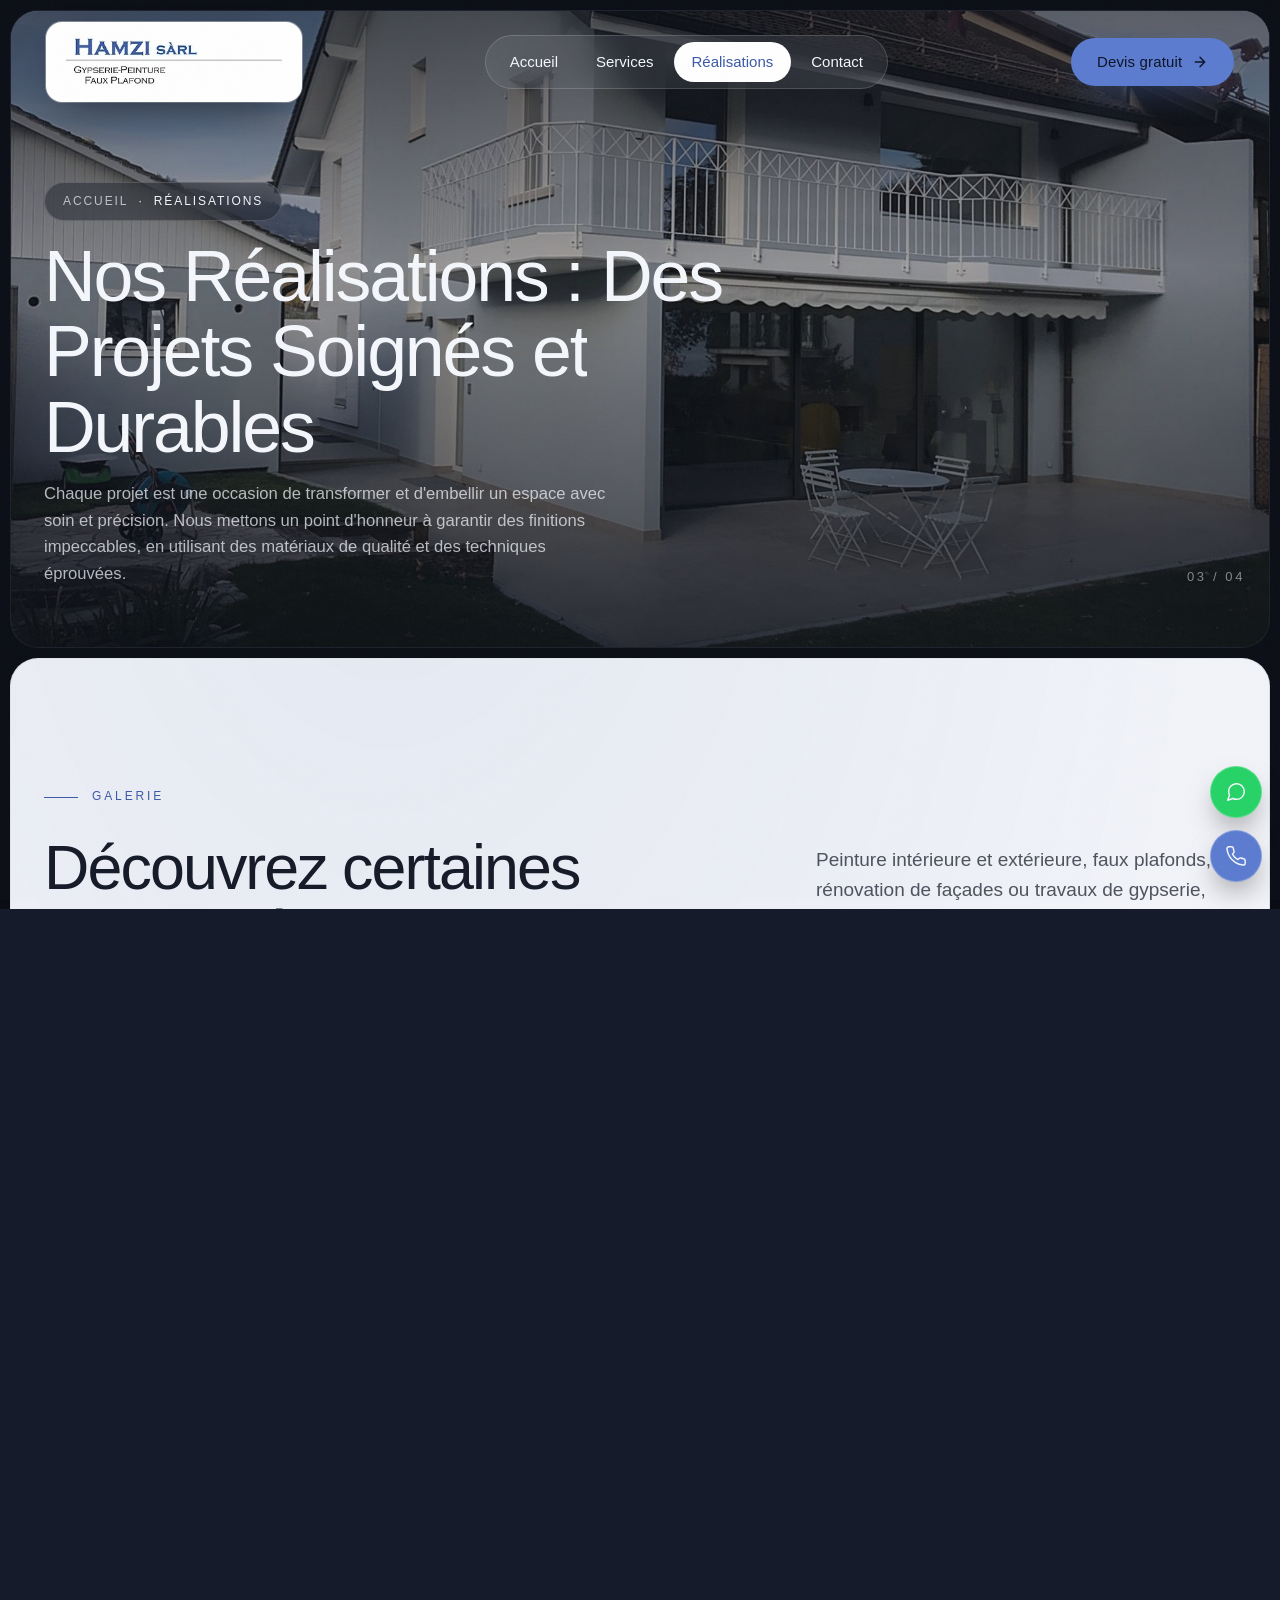
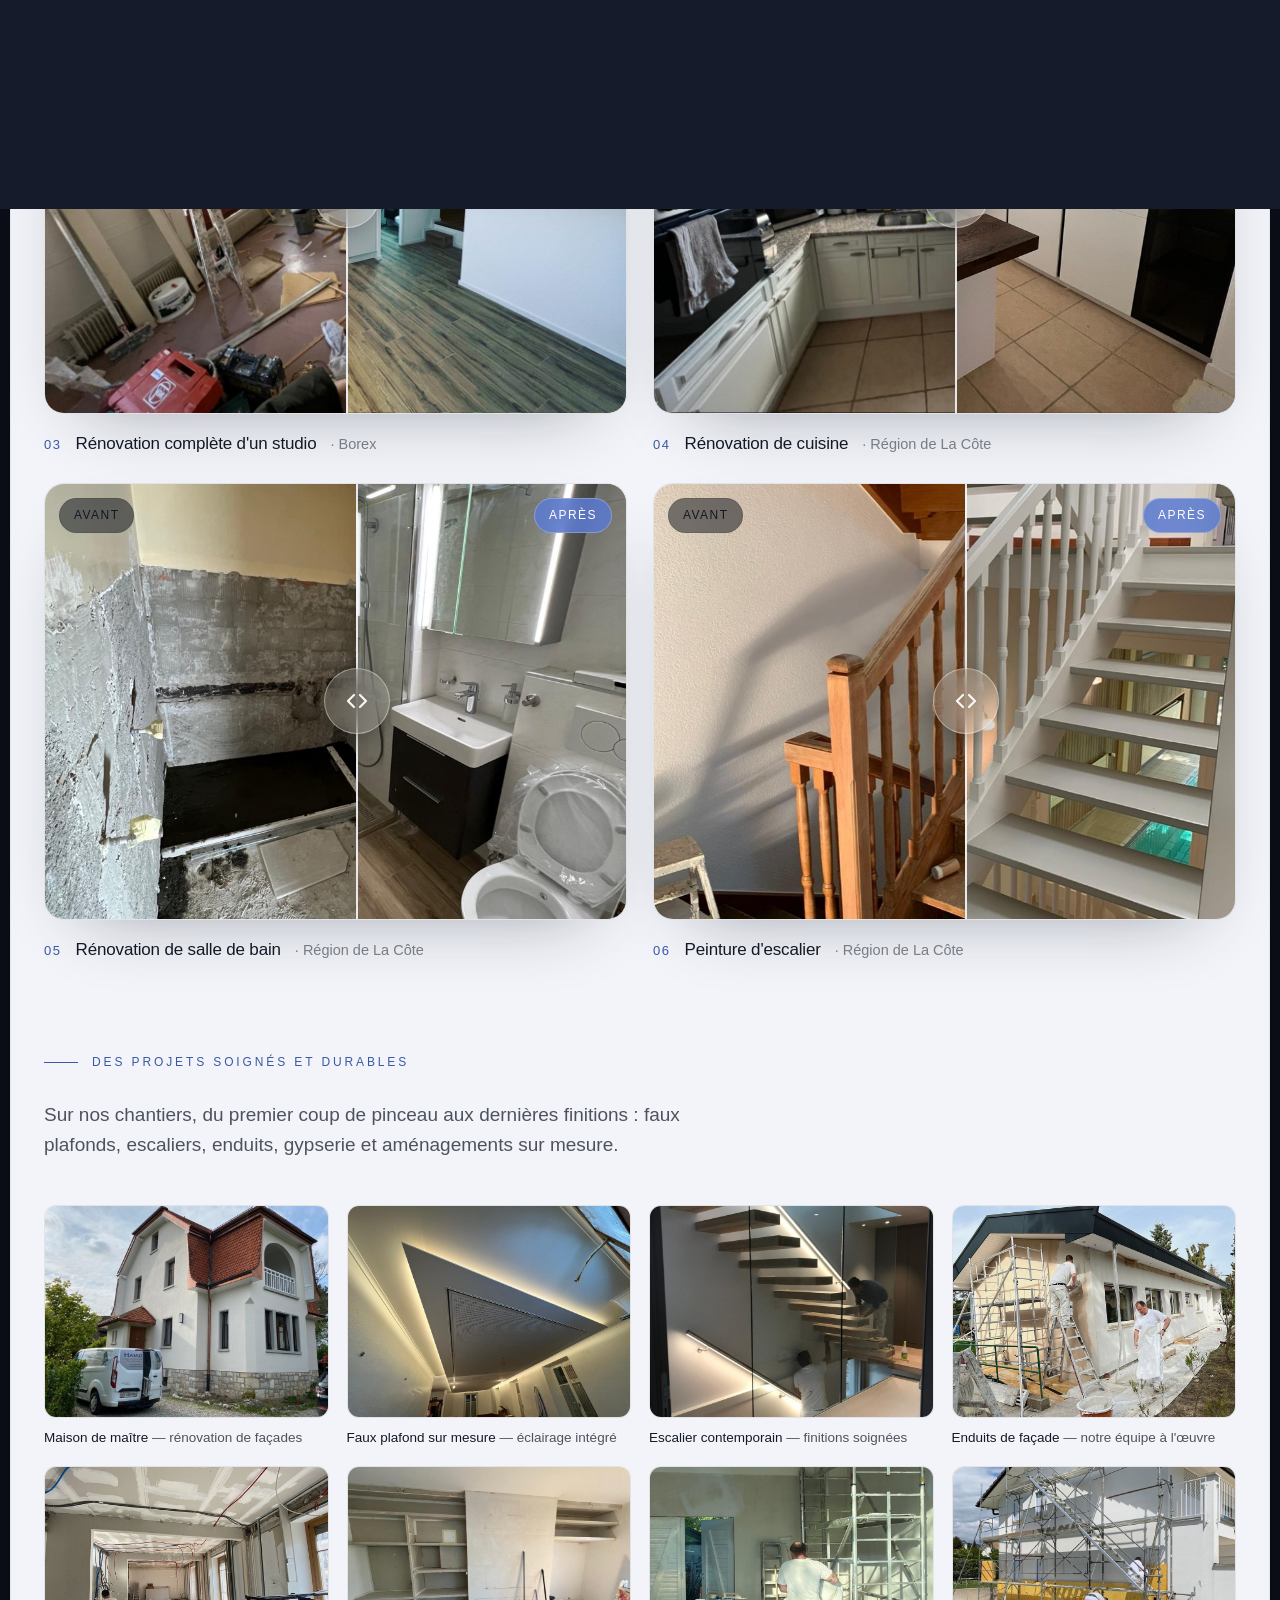
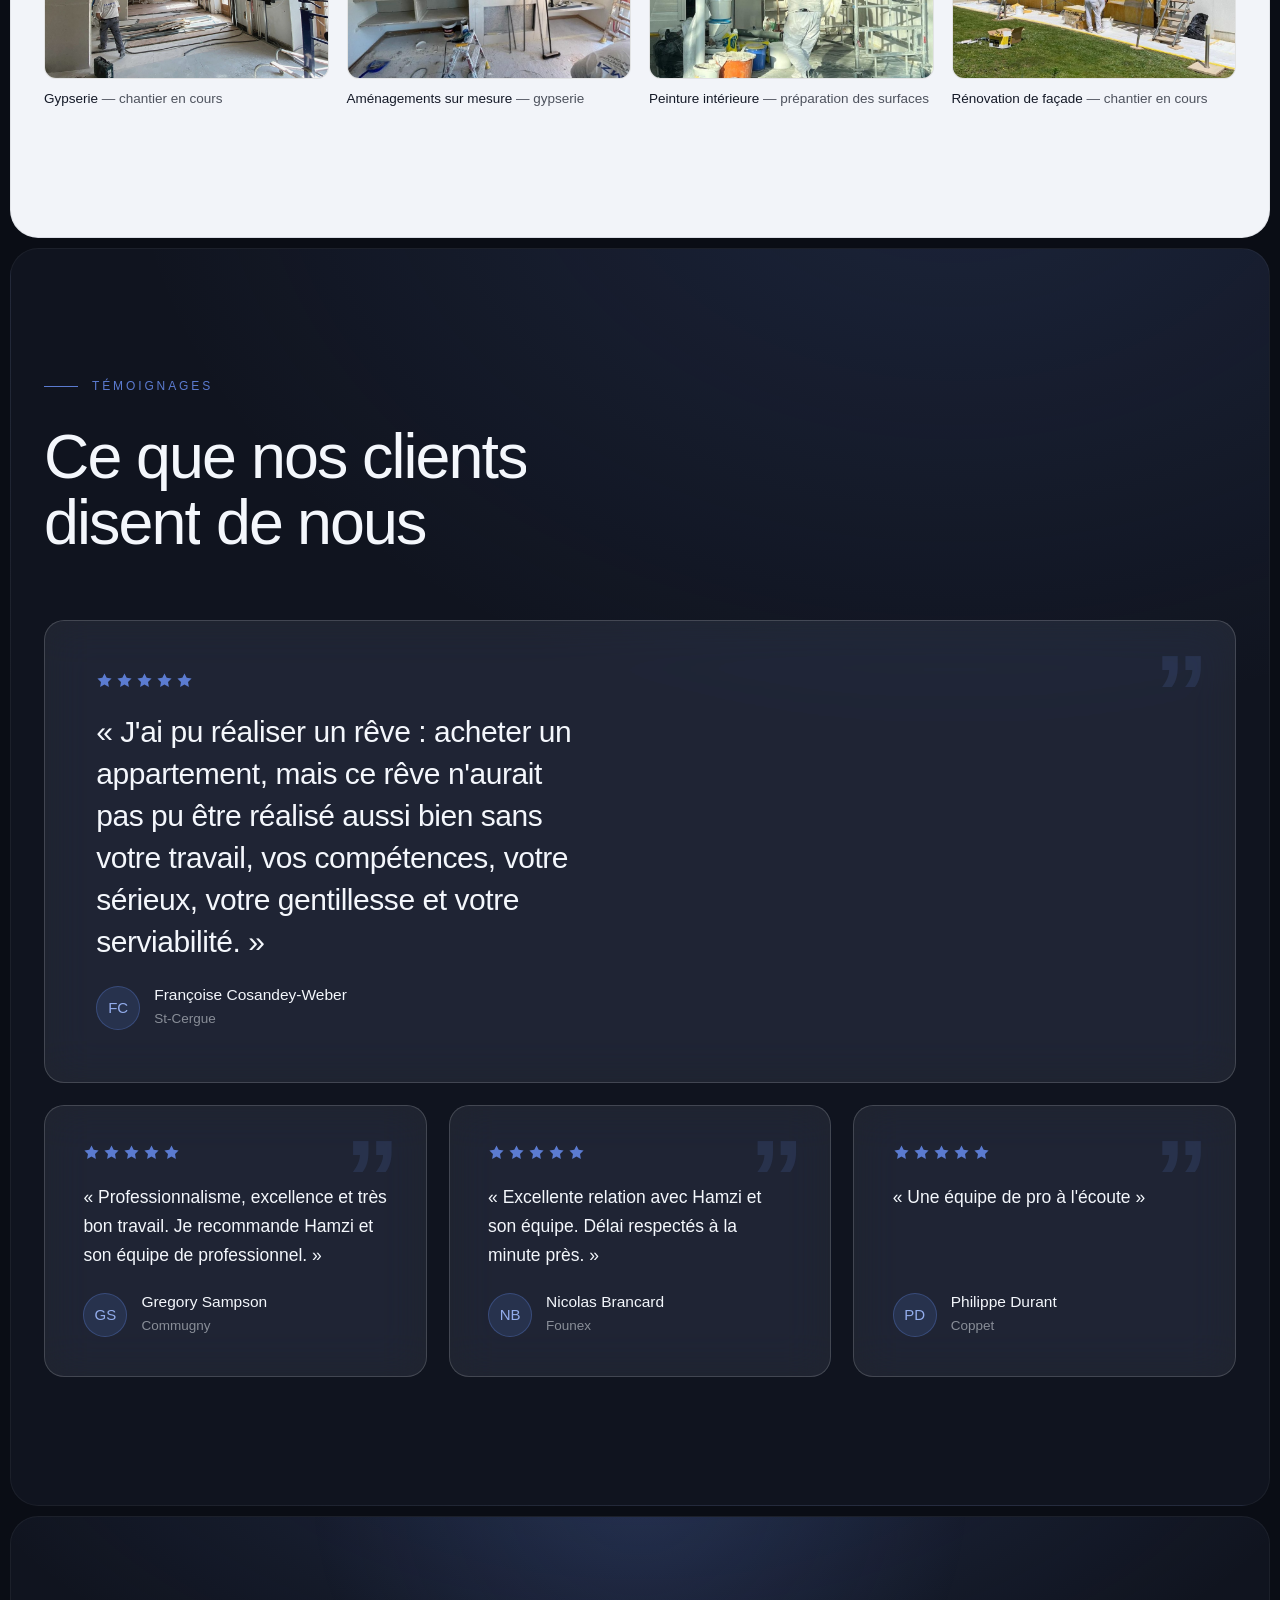
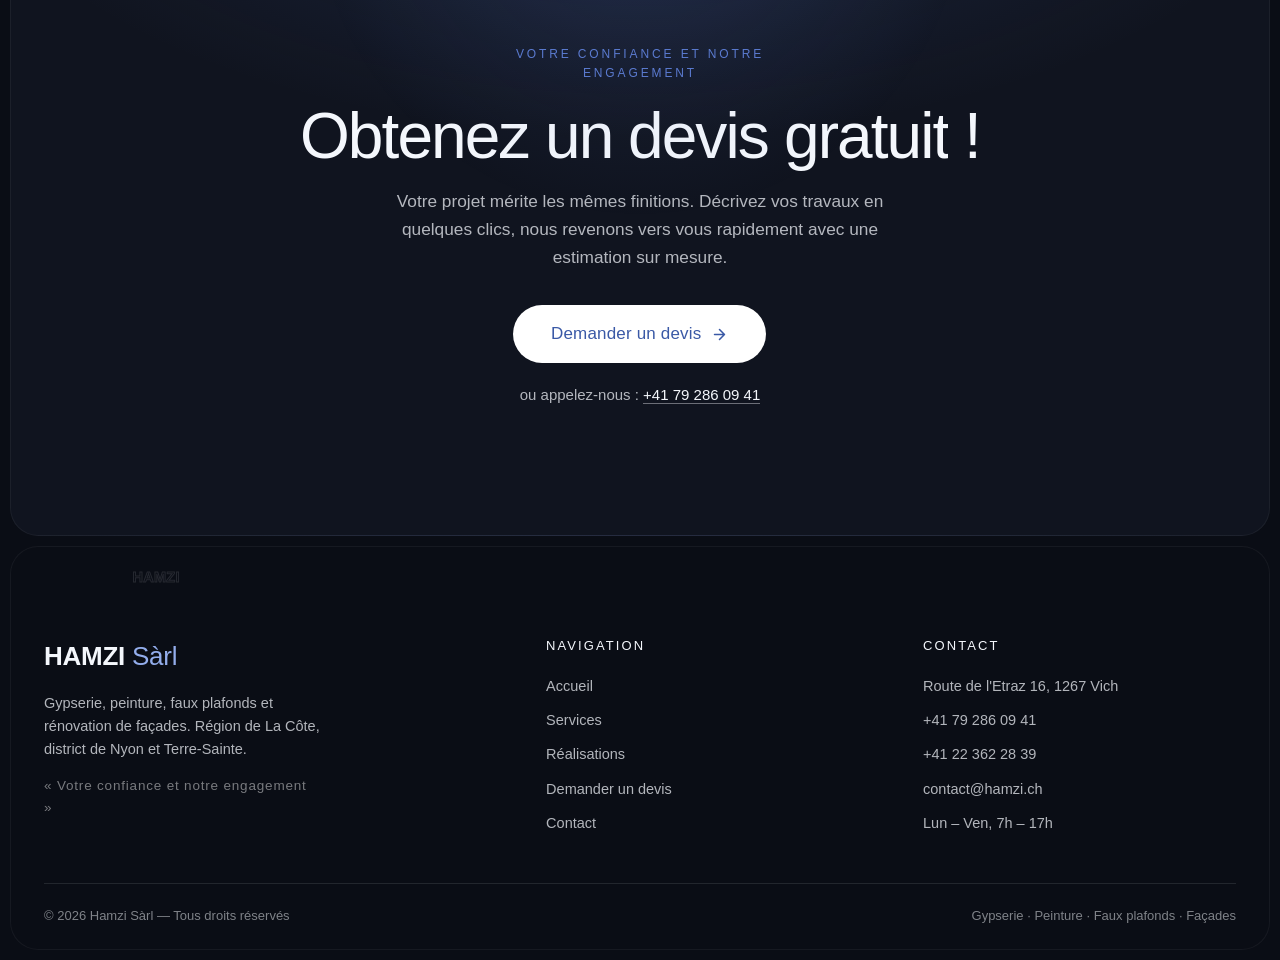
<file: hamzi/realisations.html>
<!DOCTYPE html>
<html lang="fr">
<head>
<meta charset="UTF-8">
<meta name="viewport" content="width=device-width, initial-scale=1">
<title>Réalisations — Avant / après de nos chantiers | Hamzi Sàrl</title>
<meta name="description" content="Nos Réalisations : des projets soignés et durables. Avant / après de façades, cuisines, salles de bain, escaliers et studios rénovés par Hamzi Sàrl dans la région de La Côte.">
<link rel="icon" type="image/webp" href="assets/logo.webp">
<link rel="preconnect" href="https://api.fontshare.com">
<link href="https://api.fontshare.com/v2/css?f[]=general-sans@400,500,600&display=swap" rel="stylesheet">
<link rel="stylesheet" href="assets/styles.css">
</head>
<body class="loading">

<div class="loader" id="loader" aria-hidden="true">
  <div class="word"><span>H</span><span>A</span><span>M</span><span>Z</span><span>I</span></div>
  <div class="bar"><i></i></div>
  <div class="sub">Gypserie · Peinture · Faux plafonds</div>
</div>
<div class="wipe" id="wipe" aria-hidden="true"><span class="wlogo">HAMZI</span></div>
<div class="progress" id="progress" aria-hidden="true"></div>

<!-- ======================= HEADER ======================= -->
<header class="header" id="header">
  <div class="header-in">
    <a href="index.html" class="logo-img" aria-label="Hamzi Sàrl — Accueil">
      <img src="assets/logo.webp" alt="Logo Hamzi Sàrl — Gypserie, Peinture, Faux Plafond" width="224" height="58">
    </a>
    <nav class="nav" aria-label="Navigation principale">
      <a href="index.html">Accueil</a>
      <a href="services.html">Services</a>
      <a href="realisations.html">Réalisations</a>
      <a href="contact.html">Contact</a>
    </nav>
    <div class="hdr-right">
      <a href="contact.html" class="btn btn-blue">Devis gratuit
        <svg width="16" height="16" viewBox="0 0 24 24" fill="none" stroke="currentColor" stroke-width="2.2" stroke-linecap="round" stroke-linejoin="round"><path d="M5 12h14M12 5l7 7-7 7"/></svg>
      </a>
      <button class="burger" id="burger" aria-label="Ouvrir le menu" aria-expanded="false"><span></span></button>
    </div>
  </div>
</header>

<div class="mobile-menu" id="mobileMenu" aria-hidden="true">
  <button class="mobile-close" id="mobileClose" aria-label="Fermer le menu">&times;</button>
  <a class="mlink" href="index.html"><span class="mnum">01</span>Accueil</a>
  <a class="mlink" href="services.html"><span class="mnum">02</span>Services</a>
  <a class="mlink" href="realisations.html"><span class="mnum">03</span>Réalisations</a>
  <a class="mlink" href="contact.html"><span class="mnum">04</span>Contact</a>
  <a href="contact.html" class="btn btn-blue">Devis gratuit</a>
</div>

<main class="page-enter">

<!-- ======================= HERO PAGE ======================= -->
<section class="page-hero canvas">
  <img class="bg" src="assets/bandeau-realisations.jpg" alt="Maison repeinte en bleu-gris par Hamzi Sàrl" fetchpriority="high">
  <div class="ph-veil"></div>
  <div class="wrap">
    <p class="crumb"><a href="index.html">Accueil</a> · <span>Réalisations</span></p>
    <h1>Nos Réalisations&nbsp;: Des Projets Soignés et Durables</h1>
    <p class="ph-sub">Chaque projet est une occasion de transformer et d'embellir un espace avec soin et précision. Nous mettons un point d'honneur à garantir des finitions impeccables, en utilisant des matériaux de qualité et des techniques éprouvées.</p>
  </div>
  <span class="ph-num" aria-hidden="true">03 / 04</span>
</section>

<!-- ======================= SLIDERS AVANT/APRÈS ======================= -->
<section class="section canvas light">
  <div class="wrap">
    <div class="gal-head">
      <div class="reveal">
        <p class="eyebrow">Galerie</p>
        <h2>Découvrez certaines<br>de nos réalisations</h2>
      </div>
      <p class="lead reveal" style="max-width:420px">Peinture intérieure et extérieure, faux plafonds, rénovation de façades ou travaux de gypserie, nos réalisations témoignent de notre engagement pour des résultats <strong>durables et esthétiques</strong>.</p>
    </div>
    <p class="gal-hint reveal">
      <svg width="18" height="18" viewBox="0 0 24 24" fill="none" stroke="currentColor" stroke-width="2" stroke-linecap="round" stroke-linejoin="round"><path d="M9 18l-6-6 6-6"/><path d="M15 6l6 6-6 6"/></svg>
      Faites glisser le curseur pour voir la transformation avant / après.
    </p>
    <div class="gal-grid">
      <div class="ba-card reveal">
        <div class="ba r43" data-ba tabindex="0" role="slider" aria-label="Comparateur avant après — rénovation de façade" aria-valuemin="0" aria-valuemax="100" aria-valuenow="50">
          <img src="assets/facade-avant.jpg" alt="Façade avant rénovation" loading="lazy" width="1080" height="810">
          <div class="after-wrap"><img src="assets/facade-apres.jpg" alt="Façade après rénovation par Hamzi Sàrl" loading="lazy" width="1080" height="810"></div>
          <span class="label avant">Avant</span>
          <span class="label apres">Après</span>
          <div class="handle"></div>
        </div>
        <div class="ba-cap"><span class="n">01</span><h3>Rénovation complète de façade</h3><span>· Région de La Côte</span></div>
      </div>
      <div class="ba-card reveal">
        <div class="ba r43" data-ba tabindex="0" role="slider" aria-label="Comparateur avant après — peinture complète de façade, maison verte repeinte" aria-valuemin="0" aria-valuemax="100" aria-valuenow="50">
          <img src="assets/facade2-avant.jpg" alt="Maison verte avant mise en peinture de la façade" loading="lazy" width="1024" height="768">
          <div class="after-wrap"><img src="assets/facade2-apres.jpg" alt="La même maison repeinte en bleu-gris par Hamzi Sàrl" loading="lazy" width="1200" height="900"></div>
          <span class="label avant">Avant</span>
          <span class="label apres">Après</span>
          <div class="handle"></div>
        </div>
        <div class="ba-cap"><span class="n">02</span><h3>Peinture complète de façade</h3><span>· Région de La Côte</span></div>
      </div>
      <div class="ba-card reveal">
        <div class="ba r43" data-ba tabindex="0" role="slider" aria-label="Comparateur avant après — rénovation complète d'un studio à Borex" aria-valuemin="0" aria-valuemax="100" aria-valuenow="50">
          <img src="assets/borex-avant.jpg" alt="Studio en cours de démolition avant rénovation" loading="lazy" width="1200" height="894">
          <div class="after-wrap"><img src="assets/borex-apres.jpg" alt="Studio entièrement rénové par Hamzi Sàrl, cuisine et faux plafond lumineux" loading="lazy" width="1200" height="900"></div>
          <span class="label avant">Avant</span>
          <span class="label apres">Après</span>
          <div class="handle"></div>
        </div>
        <div class="ba-cap"><span class="n">03</span><h3>Rénovation complète d'un studio</h3><span>· Borex</span></div>
      </div>
      <div class="ba-card reveal">
        <div class="ba r43" data-ba tabindex="0" role="slider" aria-label="Comparateur avant après — rénovation de cuisine" aria-valuemin="0" aria-valuemax="100" aria-valuenow="50">
          <img src="assets/cuisine-avant.jpg" alt="Cuisine avant rénovation" loading="lazy" width="1200" height="980">
          <div class="after-wrap"><img src="assets/cuisine-apres.jpg" alt="Cuisine après rénovation par Hamzi Sàrl" loading="lazy" width="1200" height="1600"></div>
          <span class="label avant">Avant</span>
          <span class="label apres">Après</span>
          <div class="handle"></div>
        </div>
        <div class="ba-cap"><span class="n">04</span><h3>Rénovation de cuisine</h3><span>· Région de La Côte</span></div>
      </div>
      <div class="ba-card reveal">
        <div class="ba r43" data-ba tabindex="0" role="slider" aria-label="Comparateur avant après — rénovation de salle de bain" aria-valuemin="0" aria-valuemax="100" aria-valuenow="50">
          <img src="assets/sdb-avant.jpg" alt="Salle de bain avant rénovation" loading="lazy" width="1200" height="1600">
          <div class="after-wrap"><img src="assets/sdb-apres.jpg" alt="Salle de bain après rénovation par Hamzi Sàrl" loading="lazy" width="1200" height="1600"></div>
          <span class="label avant">Avant</span>
          <span class="label apres">Après</span>
          <div class="handle"></div>
        </div>
        <div class="ba-cap"><span class="n">05</span><h3>Rénovation de salle de bain</h3><span>· Région de La Côte</span></div>
      </div>
      <div class="ba-card reveal">
        <div class="ba r43" data-ba tabindex="0" role="slider" aria-label="Comparateur avant après — peinture d'escalier" aria-valuemin="0" aria-valuemax="100" aria-valuenow="50">
          <img src="assets/escalier-avant.jpg" alt="Escalier en bois avant peinture" loading="lazy" width="1200" height="1562">
          <div class="after-wrap"><img src="assets/escalier-apres.jpg" alt="Escalier repeint en blanc par Hamzi Sàrl" loading="lazy" width="1200" height="1576"></div>
          <span class="label avant">Avant</span>
          <span class="label apres">Après</span>
          <div class="handle"></div>
        </div>
        <div class="ba-cap"><span class="n">06</span><h3>Peinture d'escalier</h3><span>· Région de La Côte</span></div>
      </div>
    </div>

    <div class="strip-head reveal">
      <p class="eyebrow">Des projets soignés et durables</p>
      <p class="lead">Sur nos chantiers, du premier coup de pinceau aux dernières finitions&nbsp;: faux plafonds, escaliers, enduits, gypserie et aménagements sur mesure.</p>
    </div>
    <div class="strip">
      <figure class="reveal">
        <div class="ph"><img src="assets/strip-maison-van.jpg" alt="Maison de maître rénovée, camionnette Hamzi Sàrl devant l'entrée" loading="lazy" width="898" height="761"></div>
        <figcaption><b>Maison de maître</b> — rénovation de façades</figcaption>
      </figure>
      <figure class="reveal">
        <div class="ph"><img src="assets/strip-faux-plafond.jpg" alt="Faux plafond suspendu avec éclairage LED intégré" loading="lazy" width="900" height="675"></div>
        <figcaption><b>Faux plafond sur mesure</b> — éclairage intégré</figcaption>
      </figure>
      <figure class="reveal">
        <div class="ph"><img src="assets/strip-escalier-design.jpg" alt="Escalier contemporain à marches flottantes, équipe Hamzi en finitions" loading="lazy" width="900" height="1185"></div>
        <figcaption><b>Escalier contemporain</b> — finitions soignées</figcaption>
      </figure>
      <figure class="reveal">
        <div class="ph"><img src="assets/strip-enduit-facade.jpg" alt="Deux ouvriers Hamzi appliquant l'enduit sur une façade" loading="lazy" width="900" height="675"></div>
        <figcaption><b>Enduits de façade</b> — notre équipe à l'œuvre</figcaption>
      </figure>
      <figure class="reveal">
        <div class="ph"><img src="assets/strip-gypserie-chantier.jpg" alt="Chantier de gypserie, cloisons et plafonds en plaques de plâtre" loading="lazy" width="900" height="675"></div>
        <figcaption><b>Gypserie</b> — chantier en cours</figcaption>
      </figure>
      <figure class="reveal">
        <div class="ph"><img src="assets/strip-gypserie-mesure.jpg" alt="Bibliothèque et cheminée en gypserie réalisées sur mesure" loading="lazy" width="900" height="661"></div>
        <figcaption><b>Aménagements sur mesure</b> — gypserie</figcaption>
      </figure>
      <figure class="reveal">
        <div class="ph"><img src="assets/strip-peinture.jpg" alt="Peintre Hamzi préparant les surfaces d'un intérieur" loading="lazy" width="900" height="1200"></div>
        <figcaption><b>Peinture intérieure</b> — préparation des surfaces</figcaption>
      </figure>
      <figure class="reveal">
        <div class="ph"><img src="assets/strip-facade-echafaudage.jpg" alt="Façade sous échafaudage en cours de rénovation par Hamzi" loading="lazy" width="900" height="1200"></div>
        <figcaption><b>Rénovation de façade</b> — chantier en cours</figcaption>
      </figure>
    </div>
  </div>
</section>

<!-- ======================= TÉMOIGNAGES ======================= -->
<section class="section temoignages canvas" id="avis">
  <div class="wrap">
    <div class="reveal">
      <p class="eyebrow">Témoignages</p>
      <h2>Ce que nos clients<br>disent de nous</h2>
    </div>
    <div class="tmo-grid">
      <article class="tmo featured reveal">
        <span class="qmark" aria-hidden="true">”</span>
        <div class="stars" aria-label="5 étoiles">
          <svg width="17" height="17" viewBox="0 0 24 24" fill="currentColor"><path d="M12 2l3.09 6.26L22 9.27l-5 4.87 1.18 6.88L12 17.77l-6.18 3.25L7 14.14 2 9.27l6.91-1.01z"/></svg><svg width="17" height="17" viewBox="0 0 24 24" fill="currentColor"><path d="M12 2l3.09 6.26L22 9.27l-5 4.87 1.18 6.88L12 17.77l-6.18 3.25L7 14.14 2 9.27l6.91-1.01z"/></svg><svg width="17" height="17" viewBox="0 0 24 24" fill="currentColor"><path d="M12 2l3.09 6.26L22 9.27l-5 4.87 1.18 6.88L12 17.77l-6.18 3.25L7 14.14 2 9.27l6.91-1.01z"/></svg><svg width="17" height="17" viewBox="0 0 24 24" fill="currentColor"><path d="M12 2l3.09 6.26L22 9.27l-5 4.87 1.18 6.88L12 17.77l-6.18 3.25L7 14.14 2 9.27l6.91-1.01z"/></svg><svg width="17" height="17" viewBox="0 0 24 24" fill="currentColor"><path d="M12 2l3.09 6.26L22 9.27l-5 4.87 1.18 6.88L12 17.77l-6.18 3.25L7 14.14 2 9.27l6.91-1.01z"/></svg>
        </div>
        <blockquote>« J'ai pu réaliser un rêve : acheter un appartement, mais ce rêve n'aurait pas pu être réalisé aussi bien sans votre travail, vos compétences, votre sérieux, votre gentillesse et votre serviabilité. »</blockquote>
        <div class="who"><span class="av">FC</span><div><b>Françoise Cosandey-Weber</b><span>St-Cergue</span></div></div>
      </article>
      <article class="tmo reveal">
        <span class="qmark" aria-hidden="true">”</span>
        <div class="stars" aria-label="5 étoiles">
          <svg width="17" height="17" viewBox="0 0 24 24" fill="currentColor"><path d="M12 2l3.09 6.26L22 9.27l-5 4.87 1.18 6.88L12 17.77l-6.18 3.25L7 14.14 2 9.27l6.91-1.01z"/></svg><svg width="17" height="17" viewBox="0 0 24 24" fill="currentColor"><path d="M12 2l3.09 6.26L22 9.27l-5 4.87 1.18 6.88L12 17.77l-6.18 3.25L7 14.14 2 9.27l6.91-1.01z"/></svg><svg width="17" height="17" viewBox="0 0 24 24" fill="currentColor"><path d="M12 2l3.09 6.26L22 9.27l-5 4.87 1.18 6.88L12 17.77l-6.18 3.25L7 14.14 2 9.27l6.91-1.01z"/></svg><svg width="17" height="17" viewBox="0 0 24 24" fill="currentColor"><path d="M12 2l3.09 6.26L22 9.27l-5 4.87 1.18 6.88L12 17.77l-6.18 3.25L7 14.14 2 9.27l6.91-1.01z"/></svg><svg width="17" height="17" viewBox="0 0 24 24" fill="currentColor"><path d="M12 2l3.09 6.26L22 9.27l-5 4.87 1.18 6.88L12 17.77l-6.18 3.25L7 14.14 2 9.27l6.91-1.01z"/></svg>
        </div>
        <blockquote>« Professionnalisme, excellence et très bon travail. Je recommande Hamzi et son équipe de professionnel. »</blockquote>
        <div class="who"><span class="av">GS</span><div><b>Gregory Sampson</b><span>Commugny</span></div></div>
      </article>
      <article class="tmo reveal">
        <span class="qmark" aria-hidden="true">”</span>
        <div class="stars" aria-label="5 étoiles">
          <svg width="17" height="17" viewBox="0 0 24 24" fill="currentColor"><path d="M12 2l3.09 6.26L22 9.27l-5 4.87 1.18 6.88L12 17.77l-6.18 3.25L7 14.14 2 9.27l6.91-1.01z"/></svg><svg width="17" height="17" viewBox="0 0 24 24" fill="currentColor"><path d="M12 2l3.09 6.26L22 9.27l-5 4.87 1.18 6.88L12 17.77l-6.18 3.25L7 14.14 2 9.27l6.91-1.01z"/></svg><svg width="17" height="17" viewBox="0 0 24 24" fill="currentColor"><path d="M12 2l3.09 6.26L22 9.27l-5 4.87 1.18 6.88L12 17.77l-6.18 3.25L7 14.14 2 9.27l6.91-1.01z"/></svg><svg width="17" height="17" viewBox="0 0 24 24" fill="currentColor"><path d="M12 2l3.09 6.26L22 9.27l-5 4.87 1.18 6.88L12 17.77l-6.18 3.25L7 14.14 2 9.27l6.91-1.01z"/></svg><svg width="17" height="17" viewBox="0 0 24 24" fill="currentColor"><path d="M12 2l3.09 6.26L22 9.27l-5 4.87 1.18 6.88L12 17.77l-6.18 3.25L7 14.14 2 9.27l6.91-1.01z"/></svg>
        </div>
        <blockquote>« Excellente relation avec Hamzi et son équipe. Délai respectés à la minute près. »</blockquote>
        <div class="who"><span class="av">NB</span><div><b>Nicolas Brancard</b><span>Founex</span></div></div>
      </article>
      <article class="tmo reveal">
        <span class="qmark" aria-hidden="true">”</span>
        <div class="stars" aria-label="5 étoiles">
          <svg width="17" height="17" viewBox="0 0 24 24" fill="currentColor"><path d="M12 2l3.09 6.26L22 9.27l-5 4.87 1.18 6.88L12 17.77l-6.18 3.25L7 14.14 2 9.27l6.91-1.01z"/></svg><svg width="17" height="17" viewBox="0 0 24 24" fill="currentColor"><path d="M12 2l3.09 6.26L22 9.27l-5 4.87 1.18 6.88L12 17.77l-6.18 3.25L7 14.14 2 9.27l6.91-1.01z"/></svg><svg width="17" height="17" viewBox="0 0 24 24" fill="currentColor"><path d="M12 2l3.09 6.26L22 9.27l-5 4.87 1.18 6.88L12 17.77l-6.18 3.25L7 14.14 2 9.27l6.91-1.01z"/></svg><svg width="17" height="17" viewBox="0 0 24 24" fill="currentColor"><path d="M12 2l3.09 6.26L22 9.27l-5 4.87 1.18 6.88L12 17.77l-6.18 3.25L7 14.14 2 9.27l6.91-1.01z"/></svg><svg width="17" height="17" viewBox="0 0 24 24" fill="currentColor"><path d="M12 2l3.09 6.26L22 9.27l-5 4.87 1.18 6.88L12 17.77l-6.18 3.25L7 14.14 2 9.27l6.91-1.01z"/></svg>
        </div>
        <blockquote>« Une équipe de pro à l'écoute »</blockquote>
        <div class="who"><span class="av">PD</span><div><b>Philippe Durant</b><span>Coppet</span></div></div>
      </article>
    </div>
  </div>
</section>

<!-- ======================= CTA ======================= -->
<section class="cta-band canvas">
  <div class="inner">
    <p class="small reveal">Votre confiance et notre engagement</p>
    <h2 class="reveal">Obtenez un devis gratuit&nbsp;!</h2>
    <p class="reveal">Votre projet mérite les mêmes finitions. Décrivez vos travaux en quelques clics, nous revenons vers vous rapidement avec une estimation sur mesure.</p>
    <div class="reveal">
      <a href="contact.html" class="btn btn-white">Demander un devis
        <svg width="17" height="17" viewBox="0 0 24 24" fill="none" stroke="currentColor" stroke-width="2.2" stroke-linecap="round" stroke-linejoin="round"><path d="M5 12h14M12 5l7 7-7 7"/></svg>
      </a>
      <span class="tel">ou appelez-nous : <a href="tel:+41792860941">+41 79 286 09 41</a></span>
    </div>
  </div>
</section>

</main>

<!-- ======================= FOOTER ======================= -->
<footer class="footer canvas">
  <p class="footer-mega reveal" aria-hidden="true">HAMZI</p>
  <div class="wrap">
    <div class="footer-grid">
      <div>
        <p class="fbrand">HAMZI <span>Sàrl</span></p>
        <p style="margin-top:14px">Gypserie, peinture, faux plafonds et rénovation de façades. Région de La Côte, district de Nyon et Terre-Sainte.</p>
        <p style="margin-top:14px;font-size:13.5px;letter-spacing:.06em;color:rgba(255,255,255,.45)">« Votre confiance et notre engagement »</p>
      </div>
      <div>
        <h4>Navigation</h4>
        <ul>
          <li><a href="index.html">Accueil</a></li>
          <li><a href="services.html">Services</a></li>
          <li><a href="realisations.html">Réalisations</a></li>
          <li><a href="contact.html">Demander un devis</a></li>
          <li><a href="contact.html">Contact</a></li>
        </ul>
      </div>
      <div>
        <h4>Contact</h4>
        <ul>
          <li>Route de l'Etraz 16, 1267 Vich</li>
          <li><a href="tel:+41792860941">+41 79 286 09 41</a></li>
          <li><a href="tel:+41223622839">+41 22 362 28 39</a></li>
          <li><a href="mailto:contact@hamzi.ch">contact@hamzi.ch</a></li>
          <li>Lun – Ven, 7h – 17h</li>
        </ul>
      </div>
    </div>
    <div class="footer-bottom">
      <span>© <span id="year">2026</span> Hamzi Sàrl — Tous droits réservés</span>
      <span>Gypserie · Peinture · Faux plafonds · Façades</span>
    </div>
  </div>
</footer>

<div class="float-actions">
  <a class="fab wa" href="https://wa.me/41792860941" target="_blank" rel="noopener" aria-label="Écrire sur WhatsApp">
    <svg viewBox="0 0 24 24" fill="none" stroke="currentColor" stroke-width="1.6" stroke-linecap="round" stroke-linejoin="round"><path d="M21 11.5a8.38 8.38 0 0 1-.9 3.8 8.5 8.5 0 0 1-7.6 4.7 8.38 8.38 0 0 1-3.8-.9L3 21l1.9-5.7a8.38 8.38 0 0 1-.9-3.8 8.5 8.5 0 0 1 4.7-7.6 8.38 8.38 0 0 1 3.8-.9h.5a8.48 8.48 0 0 1 8 8v.5z"/></svg>
  </a>
  <a class="fab call" href="tel:+41792860941" aria-label="Appeler Hamzi Sàrl">
    <svg viewBox="0 0 24 24" fill="none" stroke="currentColor" stroke-width="1.6" stroke-linecap="round" stroke-linejoin="round"><path d="M22 16.92v3a2 2 0 0 1-2.18 2 19.79 19.79 0 0 1-8.63-3.07 19.5 19.5 0 0 1-6-6 19.79 19.79 0 0 1-3.07-8.67A2 2 0 0 1 4.11 2h3a2 2 0 0 1 2 1.72c.127.96.361 1.903.7 2.81a2 2 0 0 1-.45 2.11L8.09 9.91a16 16 0 0 0 6 6l1.27-1.27a2 2 0 0 1 2.11-.45c.907.339 1.85.573 2.81.7A2 2 0 0 1 22 16.92z"/></svg>
  </a>
</div>

<script src="assets/main.js"></script>
</body>
</html>
</file>
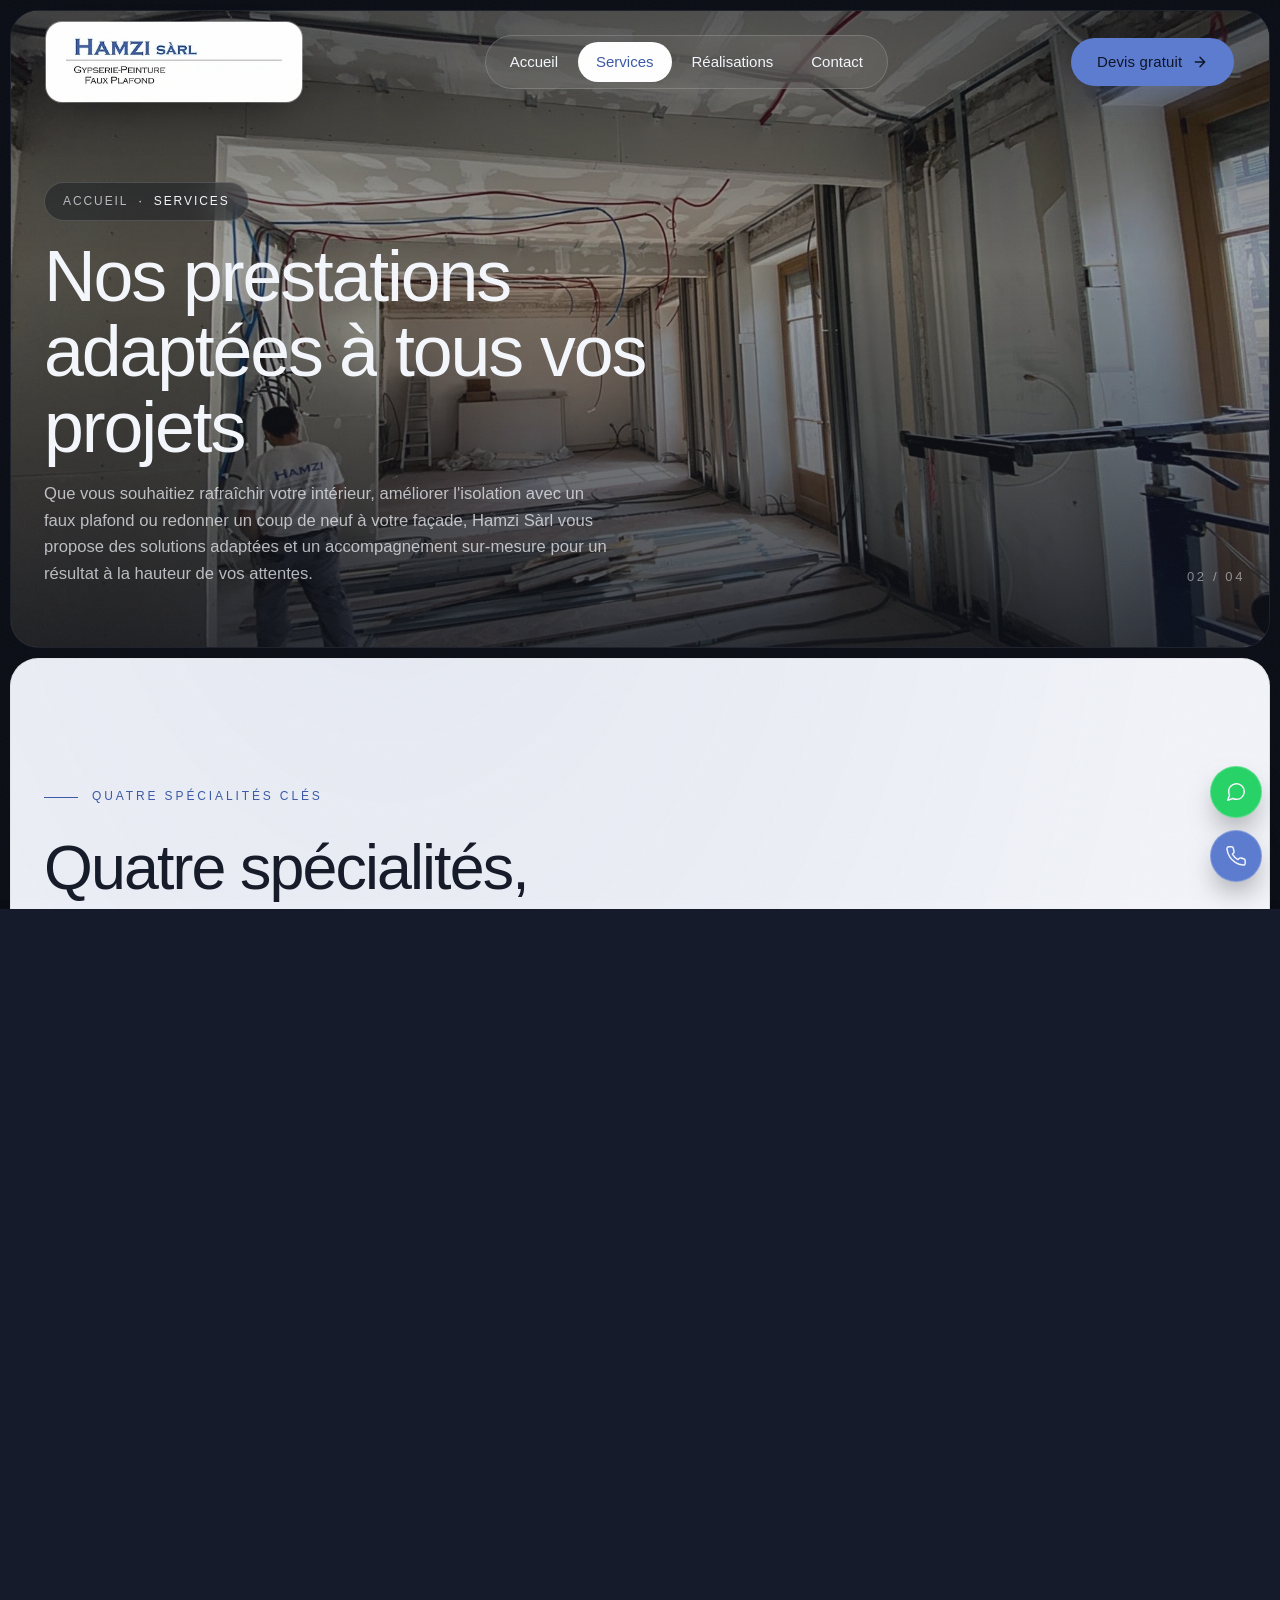
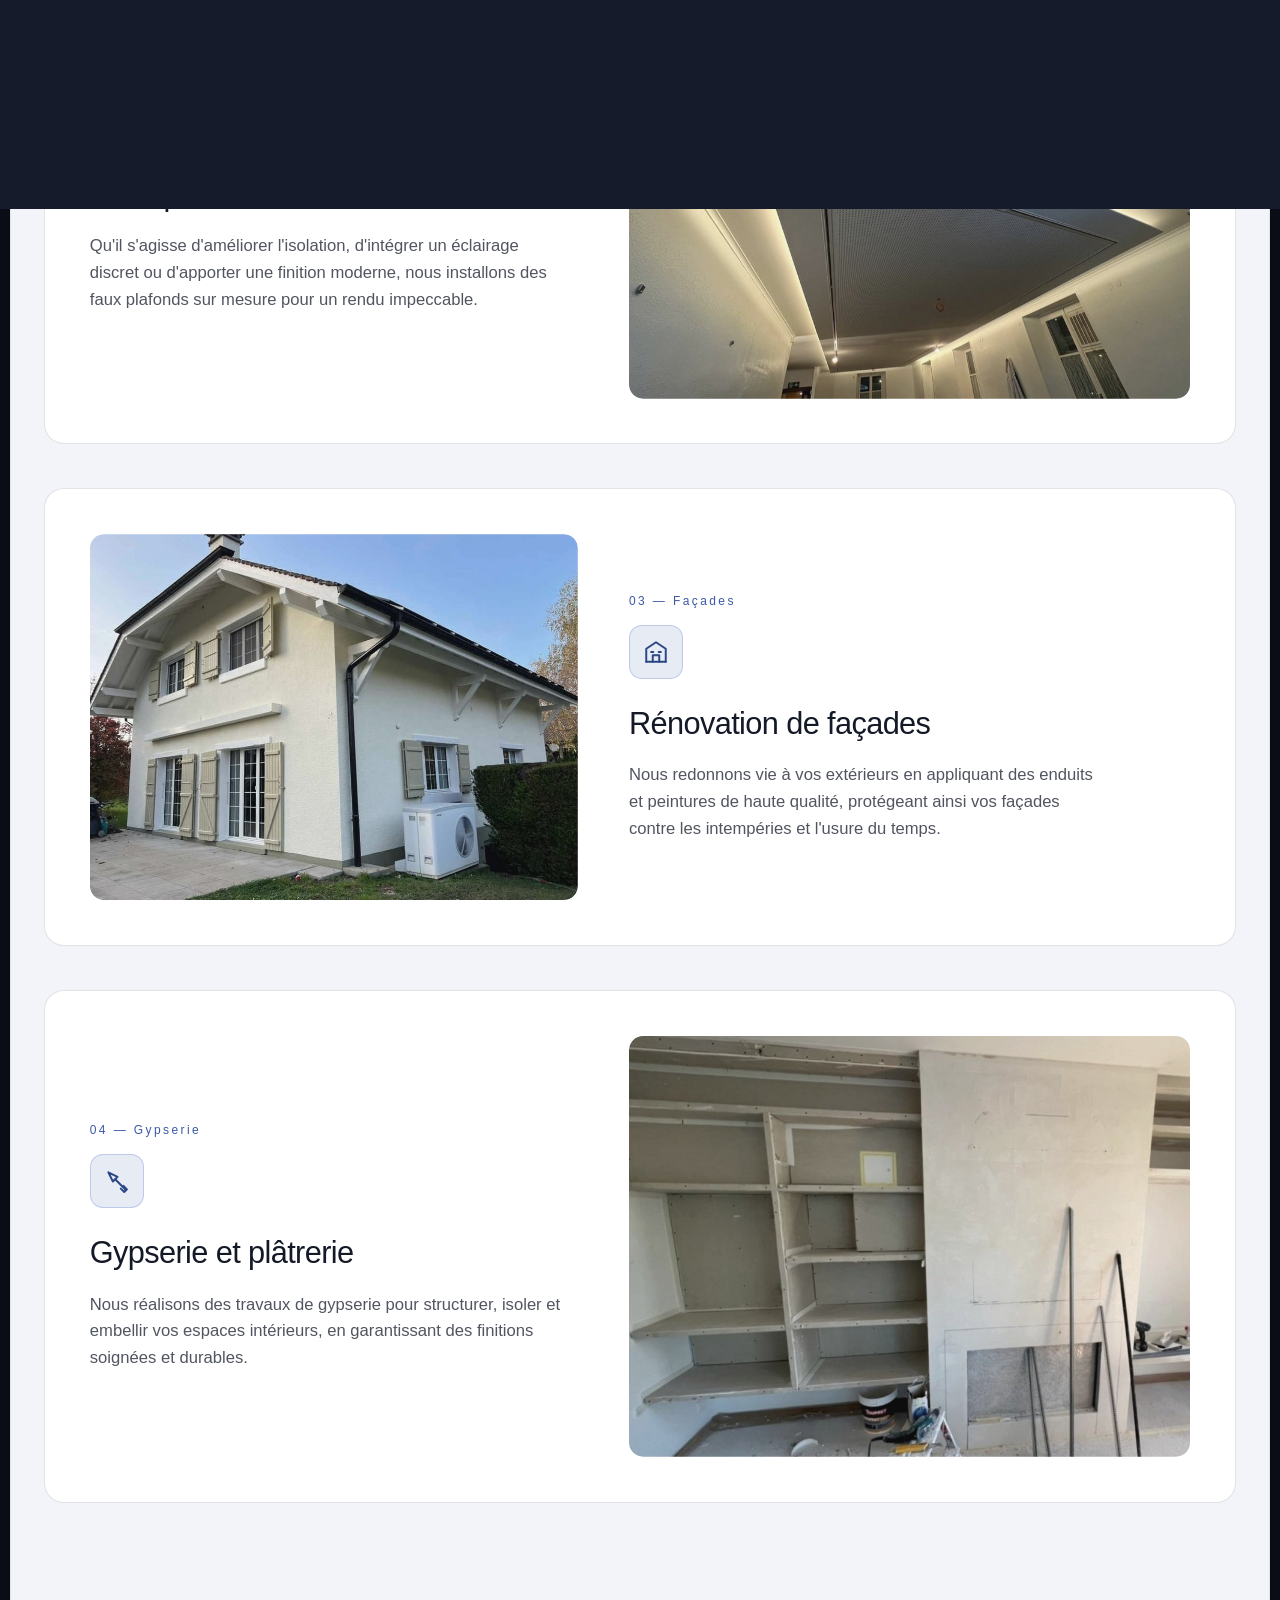
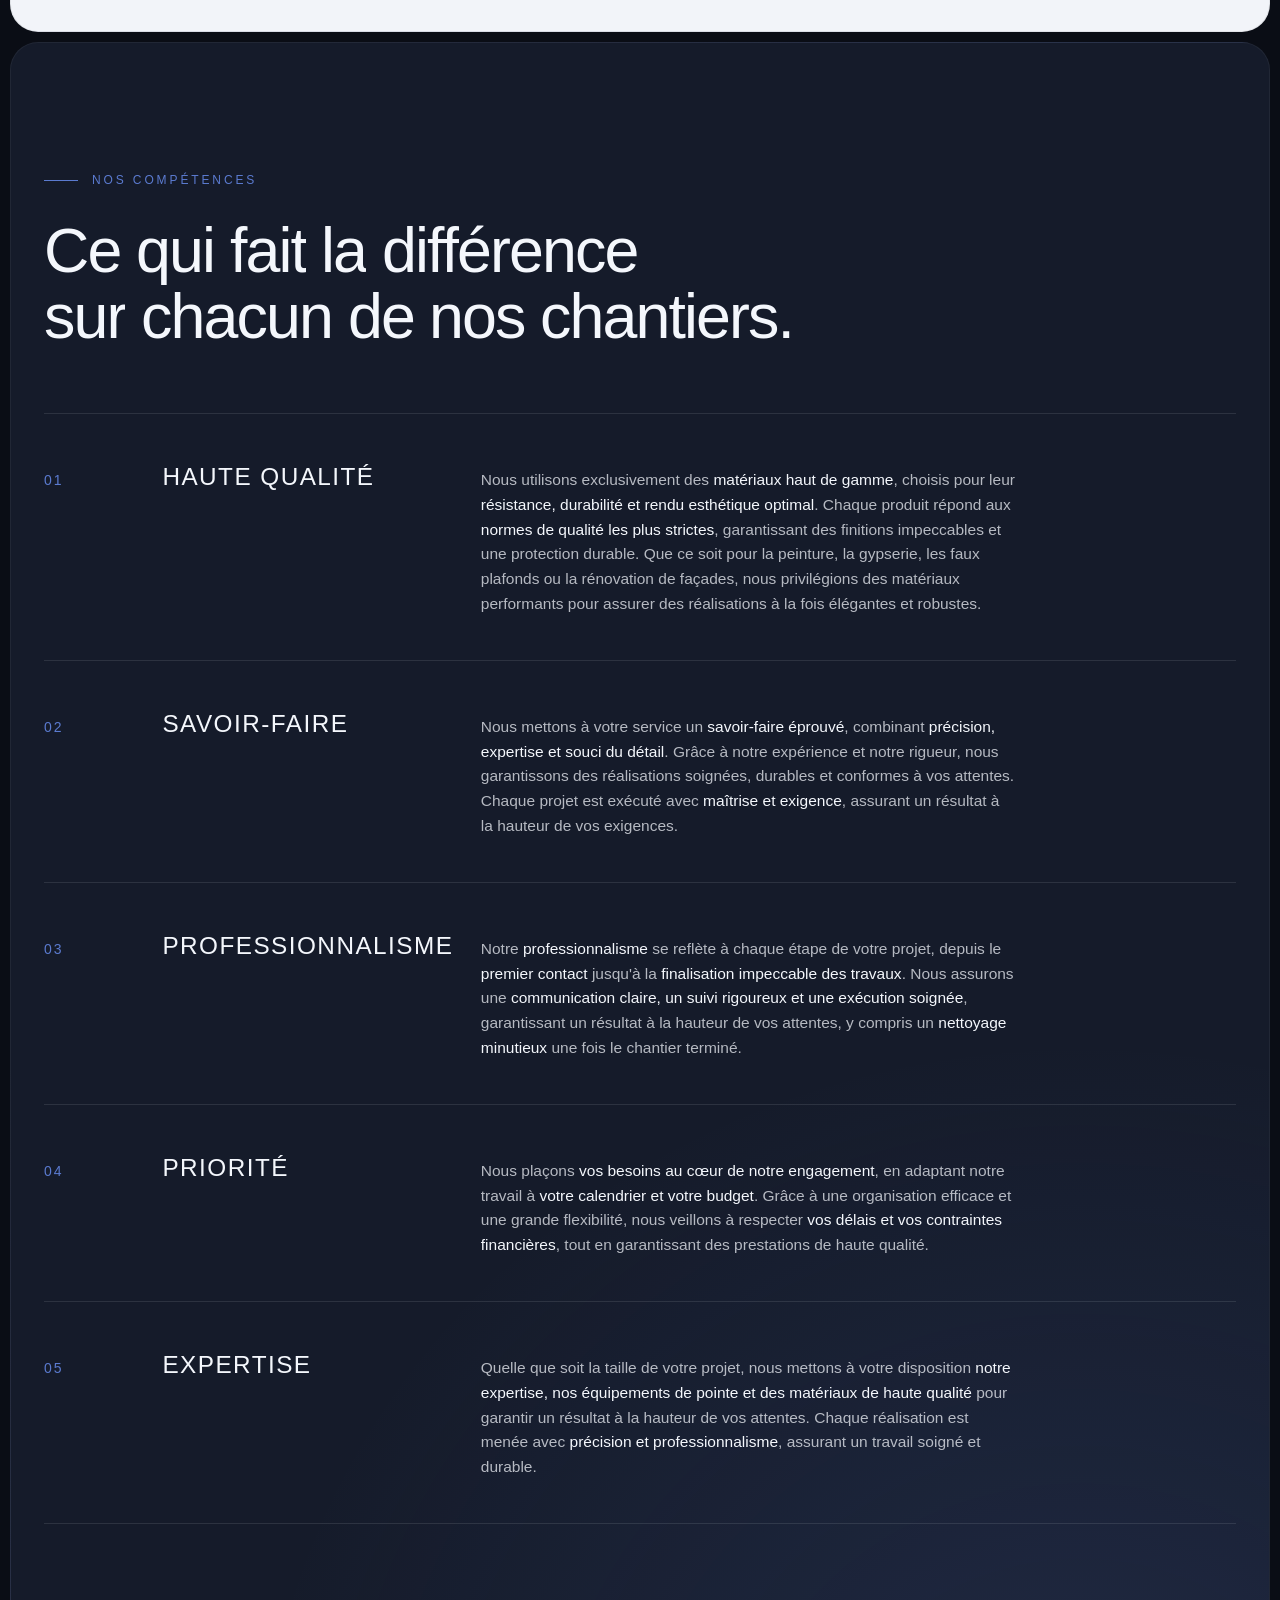
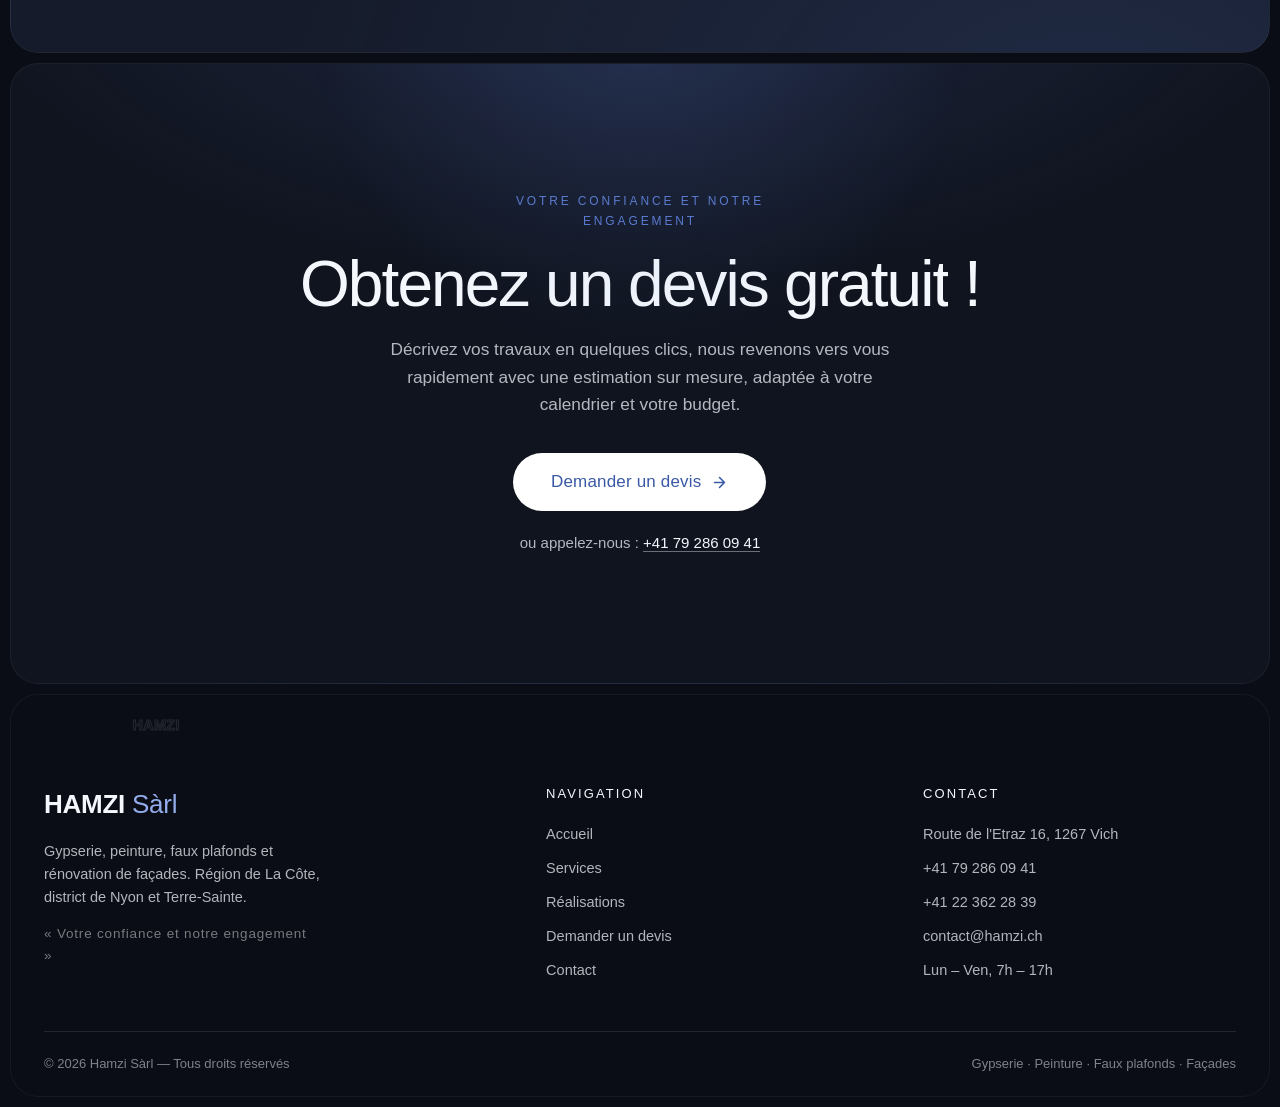
<file: hamzi/services.html>
<!DOCTYPE html>
<html lang="fr">
<head>
<meta charset="UTF-8">
<meta name="viewport" content="width=device-width, initial-scale=1">
<title>Services — Peinture, faux plafonds, façades, gypserie | Hamzi Sàrl</title>
<meta name="description" content="Nos prestations adaptées à tous vos projets : peinture intérieure, faux plafonds, rénovation de façades, gypserie et plâtrerie. Hamzi Sàrl, région de La Côte, Nyon, Terre-Sainte.">
<link rel="icon" type="image/webp" href="assets/logo.webp">
<link rel="preconnect" href="https://api.fontshare.com">
<link href="https://api.fontshare.com/v2/css?f[]=general-sans@400,500,600&display=swap" rel="stylesheet">
<link rel="stylesheet" href="assets/styles.css">
</head>
<body class="loading">

<div class="loader" id="loader" aria-hidden="true">
  <div class="word"><span>H</span><span>A</span><span>M</span><span>Z</span><span>I</span></div>
  <div class="bar"><i></i></div>
  <div class="sub">Gypserie · Peinture · Faux plafonds</div>
</div>
<div class="wipe" id="wipe" aria-hidden="true"><span class="wlogo">HAMZI</span></div>
<div class="progress" id="progress" aria-hidden="true"></div>

<!-- ======================= HEADER ======================= -->
<header class="header" id="header">
  <div class="header-in">
    <a href="index.html" class="logo-img" aria-label="Hamzi Sàrl — Accueil">
      <img src="assets/logo.webp" alt="Logo Hamzi Sàrl — Gypserie, Peinture, Faux Plafond" width="224" height="58">
    </a>
    <nav class="nav" aria-label="Navigation principale">
      <a href="index.html">Accueil</a>
      <a href="services.html">Services</a>
      <a href="realisations.html">Réalisations</a>
      <a href="contact.html">Contact</a>
    </nav>
    <div class="hdr-right">
      <a href="contact.html" class="btn btn-blue">Devis gratuit
        <svg width="16" height="16" viewBox="0 0 24 24" fill="none" stroke="currentColor" stroke-width="2.2" stroke-linecap="round" stroke-linejoin="round"><path d="M5 12h14M12 5l7 7-7 7"/></svg>
      </a>
      <button class="burger" id="burger" aria-label="Ouvrir le menu" aria-expanded="false"><span></span></button>
    </div>
  </div>
</header>

<div class="mobile-menu" id="mobileMenu" aria-hidden="true">
  <button class="mobile-close" id="mobileClose" aria-label="Fermer le menu">&times;</button>
  <a class="mlink" href="index.html"><span class="mnum">01</span>Accueil</a>
  <a class="mlink" href="services.html"><span class="mnum">02</span>Services</a>
  <a class="mlink" href="realisations.html"><span class="mnum">03</span>Réalisations</a>
  <a class="mlink" href="contact.html"><span class="mnum">04</span>Contact</a>
  <a href="contact.html" class="btn btn-blue">Devis gratuit</a>
</div>

<main class="page-enter">

<!-- ======================= HERO PAGE ======================= -->
<section class="page-hero canvas">
  <img class="bg" src="assets/strip-gypserie-chantier.jpg" alt="Chantier de gypserie Hamzi Sàrl, cloisons et plafonds en plaques de plâtre" fetchpriority="high">
  <div class="ph-veil"></div>
  <div class="wrap">
    <p class="crumb"><a href="index.html">Accueil</a> · <span>Services</span></p>
    <h1>Nos prestations adaptées à tous vos projets</h1>
    <p class="ph-sub">Que vous souhaitiez rafraîchir votre intérieur, améliorer l'isolation avec un faux plafond ou redonner un coup de neuf à votre façade, Hamzi Sàrl vous propose des solutions adaptées et un accompagnement sur-mesure pour un résultat à la hauteur de vos attentes.</p>
  </div>
  <span class="ph-num" aria-hidden="true">02 / 04</span>
</section>

<!-- ======================= SERVICES DÉTAILLÉS ======================= -->
<section class="section canvas light">
  <div class="wrap">
    <div class="reveal" style="margin-bottom:clamp(40px,5vw,72px)">
      <p class="eyebrow">Quatre spécialités clés</p>
      <h2>Quatre spécialités,<br>une même exigence.</h2>
    </div>
    <div class="svc-rows">
      <article class="svc-row reveal">
        <div class="im"><img src="assets/svc-peinture.jpg" alt="Peintre Hamzi préparant les surfaces d'un intérieur" loading="lazy" width="900" height="1200"></div>
        <div>
          <span class="num">01 — Peinture</span>
          <div class="ic">
            <svg width="26" height="26" viewBox="0 0 24 24" fill="none" stroke="currentColor" stroke-width="1.8" stroke-linecap="round" stroke-linejoin="round"><rect x="3" y="3" width="14" height="6" rx="1.5"/><path d="M17 5h3a1 1 0 0 1 1 1v3a1 1 0 0 1-1 1h-9v2"/><rect x="9.5" y="12" width="3" height="9" rx="1"/></svg>
          </div>
          <h3>Peinture intérieure</h3>
          <p>Nous apportons une touche de fraîcheur et d'élégance à vos espaces grâce à des peintures adaptées à vos envies et aux spécificités de chaque surface.</p>
        </div>
      </article>
      <article class="svc-row reveal">
        <div class="im"><img src="assets/svc-plafond.jpg" alt="Faux plafond suspendu avec éclairage LED intégré" loading="lazy" width="900" height="675"></div>
        <div>
          <span class="num">02 — Plafonds</span>
          <div class="ic">
            <svg width="26" height="26" viewBox="0 0 24 24" fill="none" stroke="currentColor" stroke-width="1.8" stroke-linecap="round" stroke-linejoin="round"><path d="M3 5h18"/><path d="M5 5v3h14V5"/><path d="M8 8v2.5M16 8v2.5M12 8v2.5"/><circle cx="12" cy="14.5" r="1.6"/><path d="M12 16.1V19"/></svg>
          </div>
          <h3>Faux plafonds</h3>
          <p>Qu'il s'agisse d'améliorer l'isolation, d'intégrer un éclairage discret ou d'apporter une finition moderne, nous installons des faux plafonds sur mesure pour un rendu impeccable.</p>
        </div>
      </article>
      <article class="svc-row reveal">
        <div class="im"><img src="assets/svc-facade.jpg" alt="Façade sous échafaudage en cours de rénovation par Hamzi" loading="lazy" width="900" height="1200"></div>
        <div>
          <span class="num">03 — Façades</span>
          <div class="ic">
            <svg width="26" height="26" viewBox="0 0 24 24" fill="none" stroke="currentColor" stroke-width="1.8" stroke-linecap="round" stroke-linejoin="round"><path d="M3 21V9l9-6 9 6v12"/><path d="M3 21h18"/><path d="M9 21v-6h6v6"/><path d="M7.5 12h2M14.5 12h2"/></svg>
          </div>
          <h3>Rénovation de façades</h3>
          <p>Nous redonnons vie à vos extérieurs en appliquant des enduits et peintures de haute qualité, protégeant ainsi vos façades contre les intempéries et l'usure du temps.</p>
        </div>
      </article>
      <article class="svc-row reveal">
        <div class="im"><img src="assets/svc-gypserie.jpg" alt="Bibliothèque et cheminée en gypserie réalisées sur mesure" loading="lazy" width="900" height="661"></div>
        <div>
          <span class="num">04 — Gypserie</span>
          <div class="ic">
            <svg width="26" height="26" viewBox="0 0 24 24" fill="none" stroke="currentColor" stroke-width="1.8" stroke-linecap="round" stroke-linejoin="round"><path d="M4 4l8.5 4.2L8.2 12.5 4 4z"/><path d="M10.3 10.4l9.2 9.2"/><path d="M18 16.5l3.2 3.2-2.5 2.5-3.2-3.2"/></svg>
          </div>
          <h3>Gypserie et plâtrerie</h3>
          <p>Nous réalisons des travaux de gypserie pour structurer, isoler et embellir vos espaces intérieurs, en garantissant des finitions soignées et durables.</p>
        </div>
      </article>
    </div>
  </div>
</section>

<!-- ======================= COMPÉTENCES ======================= -->
<section class="section competences canvas">
  <div class="wrap">
    <div class="reveal">
      <p class="eyebrow">Nos compétences</p>
      <h2>Ce qui fait la différence<br>sur chacun de nos chantiers.</h2>
    </div>
    <div class="comp-list">
      <div class="comp reveal">
        <span class="n">01</span>
        <h3>Haute qualité</h3>
        <p>Nous utilisons exclusivement des <strong>matériaux haut de gamme</strong>, choisis pour leur <strong>résistance, durabilité et rendu esthétique optimal</strong>. Chaque produit répond aux <strong>normes de qualité les plus strictes</strong>, garantissant des finitions impeccables et une protection durable. Que ce soit pour la peinture, la gypserie, les faux plafonds ou la rénovation de façades, nous privilégions des matériaux performants pour assurer des réalisations à la fois élégantes et robustes.</p>
      </div>
      <div class="comp reveal">
        <span class="n">02</span>
        <h3>Savoir-faire</h3>
        <p>Nous mettons à votre service un <strong>savoir-faire éprouvé</strong>, combinant <strong>précision, expertise et souci du détail</strong>. Grâce à notre expérience et notre rigueur, nous garantissons des réalisations soignées, durables et conformes à vos attentes. Chaque projet est exécuté avec <strong>maîtrise et exigence</strong>, assurant un résultat à la hauteur de vos exigences.</p>
      </div>
      <div class="comp reveal">
        <span class="n">03</span>
        <h3>Professionnalisme</h3>
        <p>Notre <strong>professionnalisme</strong> se reflète à chaque étape de votre projet, depuis le <strong>premier contact</strong> jusqu'à la <strong>finalisation impeccable des travaux</strong>. Nous assurons une <strong>communication claire, un suivi rigoureux et une exécution soignée</strong>, garantissant un résultat à la hauteur de vos attentes, y compris un <strong>nettoyage minutieux</strong> une fois le chantier terminé.</p>
      </div>
      <div class="comp reveal">
        <span class="n">04</span>
        <h3>Priorité</h3>
        <p>Nous plaçons <strong>vos besoins au cœur de notre engagement</strong>, en adaptant notre travail à <strong>votre calendrier et votre budget</strong>. Grâce à une organisation efficace et une grande flexibilité, nous veillons à respecter <strong>vos délais et vos contraintes financières</strong>, tout en garantissant des prestations de haute qualité.</p>
      </div>
      <div class="comp reveal">
        <span class="n">05</span>
        <h3>Expertise</h3>
        <p>Quelle que soit la taille de votre projet, nous mettons à votre disposition <strong>notre expertise, nos équipements de pointe et des matériaux de haute qualité</strong> pour garantir un résultat à la hauteur de vos attentes. Chaque réalisation est menée avec <strong>précision et professionnalisme</strong>, assurant un travail soigné et durable.</p>
      </div>
    </div>
  </div>
</section>

<!-- ======================= CTA ======================= -->
<section class="cta-band canvas">
  <div class="inner">
    <p class="small reveal">Votre confiance et notre engagement</p>
    <h2 class="reveal">Obtenez un devis gratuit&nbsp;!</h2>
    <p class="reveal">Décrivez vos travaux en quelques clics, nous revenons vers vous rapidement avec une estimation sur mesure, adaptée à votre calendrier et votre budget.</p>
    <div class="reveal">
      <a href="contact.html" class="btn btn-white">Demander un devis
        <svg width="17" height="17" viewBox="0 0 24 24" fill="none" stroke="currentColor" stroke-width="2.2" stroke-linecap="round" stroke-linejoin="round"><path d="M5 12h14M12 5l7 7-7 7"/></svg>
      </a>
      <span class="tel">ou appelez-nous : <a href="tel:+41792860941">+41 79 286 09 41</a></span>
    </div>
  </div>
</section>

</main>

<!-- ======================= FOOTER ======================= -->
<footer class="footer canvas">
  <p class="footer-mega reveal" aria-hidden="true">HAMZI</p>
  <div class="wrap">
    <div class="footer-grid">
      <div>
        <p class="fbrand">HAMZI <span>Sàrl</span></p>
        <p style="margin-top:14px">Gypserie, peinture, faux plafonds et rénovation de façades. Région de La Côte, district de Nyon et Terre-Sainte.</p>
        <p style="margin-top:14px;font-size:13.5px;letter-spacing:.06em;color:rgba(255,255,255,.45)">« Votre confiance et notre engagement »</p>
      </div>
      <div>
        <h4>Navigation</h4>
        <ul>
          <li><a href="index.html">Accueil</a></li>
          <li><a href="services.html">Services</a></li>
          <li><a href="realisations.html">Réalisations</a></li>
          <li><a href="contact.html">Demander un devis</a></li>
          <li><a href="contact.html">Contact</a></li>
        </ul>
      </div>
      <div>
        <h4>Contact</h4>
        <ul>
          <li>Route de l'Etraz 16, 1267 Vich</li>
          <li><a href="tel:+41792860941">+41 79 286 09 41</a></li>
          <li><a href="tel:+41223622839">+41 22 362 28 39</a></li>
          <li><a href="mailto:contact@hamzi.ch">contact@hamzi.ch</a></li>
          <li>Lun – Ven, 7h – 17h</li>
        </ul>
      </div>
    </div>
    <div class="footer-bottom">
      <span>© <span id="year">2026</span> Hamzi Sàrl — Tous droits réservés</span>
      <span>Gypserie · Peinture · Faux plafonds · Façades</span>
    </div>
  </div>
</footer>

<div class="float-actions">
  <a class="fab wa" href="https://wa.me/41792860941" target="_blank" rel="noopener" aria-label="Écrire sur WhatsApp">
    <svg viewBox="0 0 24 24" fill="none" stroke="currentColor" stroke-width="1.6" stroke-linecap="round" stroke-linejoin="round"><path d="M21 11.5a8.38 8.38 0 0 1-.9 3.8 8.5 8.5 0 0 1-7.6 4.7 8.38 8.38 0 0 1-3.8-.9L3 21l1.9-5.7a8.38 8.38 0 0 1-.9-3.8 8.5 8.5 0 0 1 4.7-7.6 8.38 8.38 0 0 1 3.8-.9h.5a8.48 8.48 0 0 1 8 8v.5z"/></svg>
  </a>
  <a class="fab call" href="tel:+41792860941" aria-label="Appeler Hamzi Sàrl">
    <svg viewBox="0 0 24 24" fill="none" stroke="currentColor" stroke-width="1.6" stroke-linecap="round" stroke-linejoin="round"><path d="M22 16.92v3a2 2 0 0 1-2.18 2 19.79 19.79 0 0 1-8.63-3.07 19.5 19.5 0 0 1-6-6 19.79 19.79 0 0 1-3.07-8.67A2 2 0 0 1 4.11 2h3a2 2 0 0 1 2 1.72c.127.96.361 1.903.7 2.81a2 2 0 0 1-.45 2.11L8.09 9.91a16 16 0 0 0 6 6l1.27-1.27a2 2 0 0 1 2.11-.45c.907.339 1.85.573 2.81.7A2 2 0 0 1 22 16.92z"/></svg>
  </a>
</div>

<script src="assets/main.js"></script>
</body>
</html>
</file>
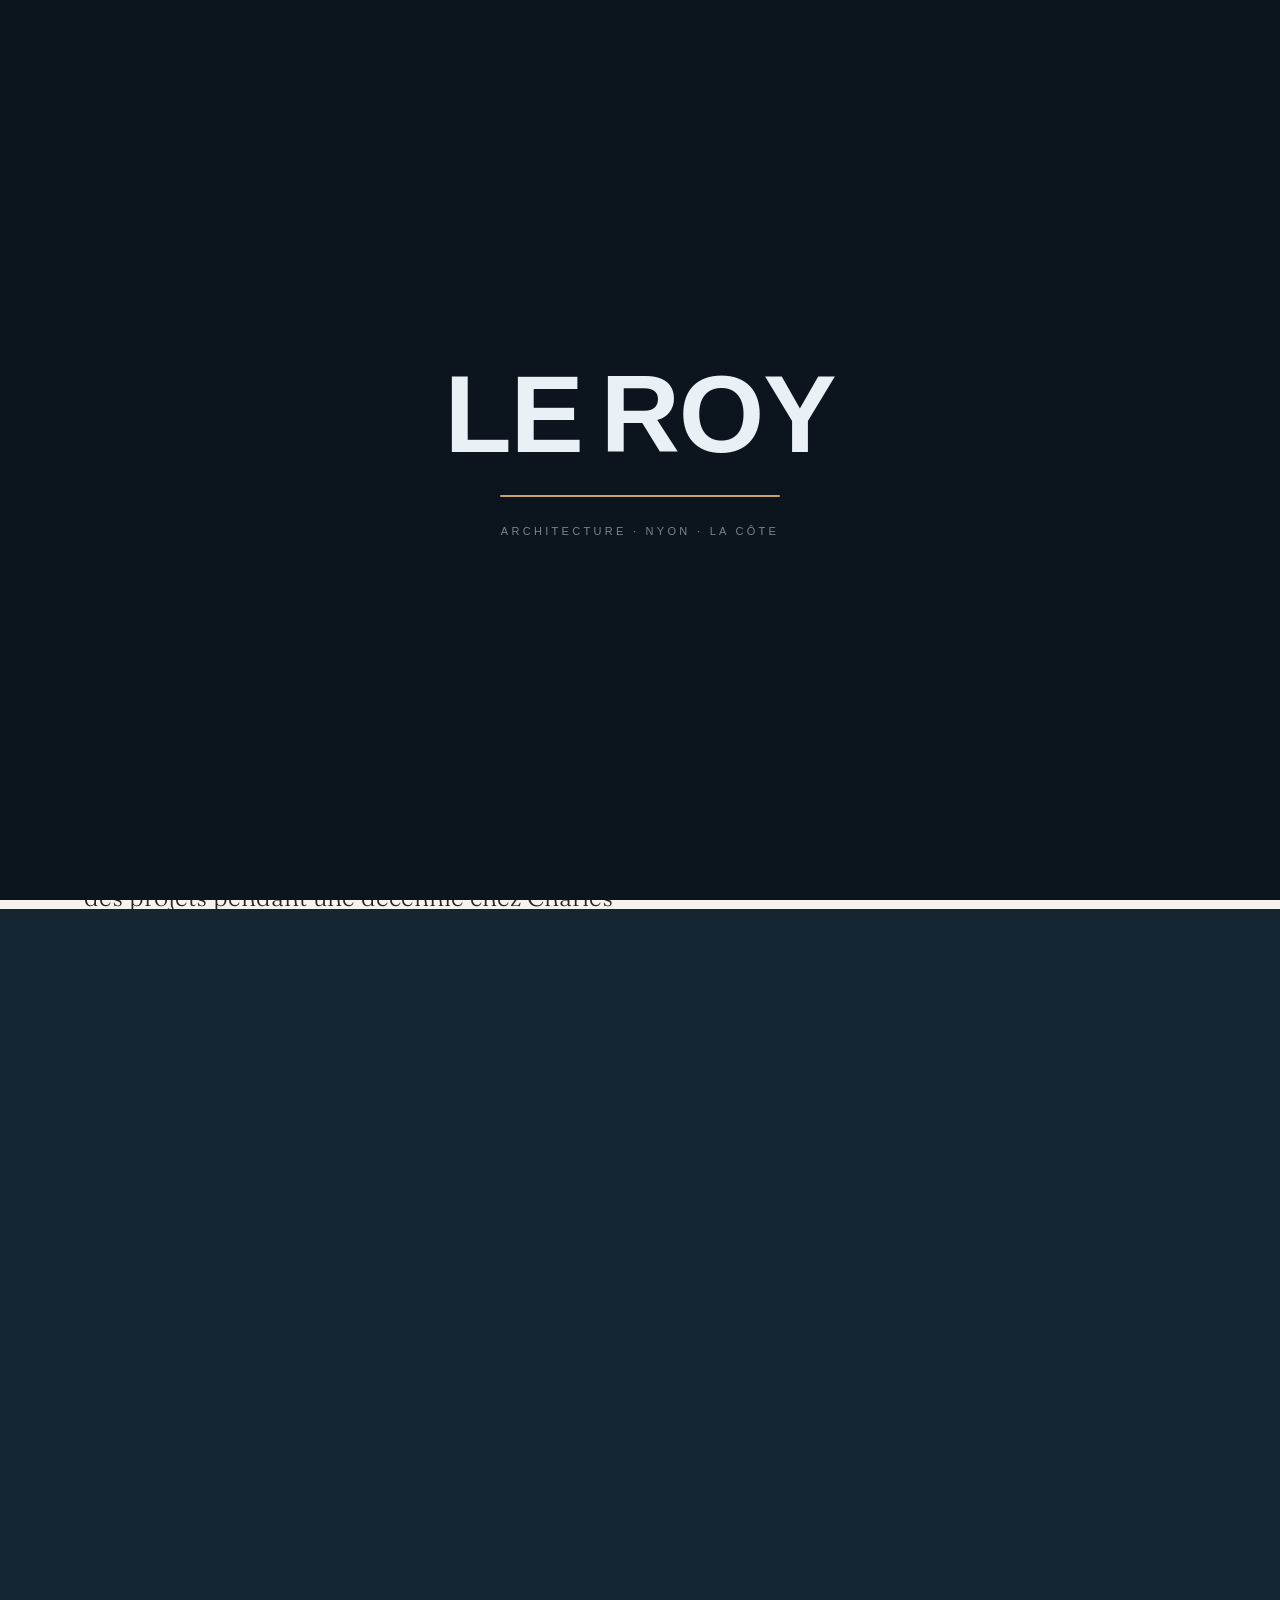
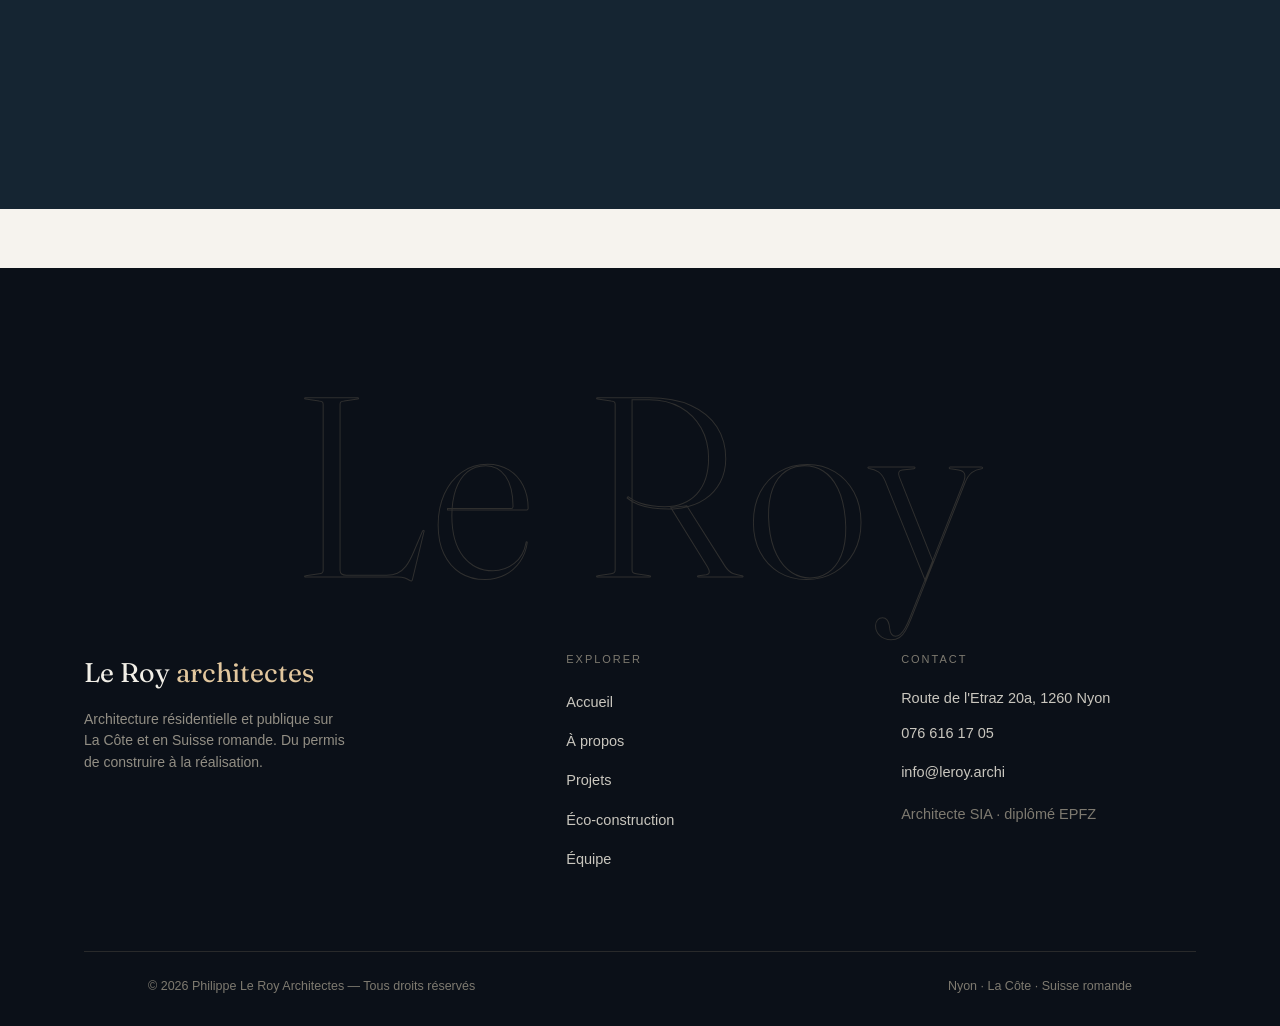
<file: leroy/a-propos.html>
<!DOCTYPE html>
<html lang="fr">
<head>
<meta charset="UTF-8">
<meta name="viewport" content="width=device-width, initial-scale=1">
<title>À propos — Philippe Le Roy Architectes | Nyon, La Côte</title>
<meta name="description" content="Architecte EPFZ indépendant à Nyon depuis 2016, après dix ans dans l'un des grands bureaux genevois. Parcours et approche de Philippe Le Roy.">
<link rel="icon" type="image/svg+xml" href="data:image/svg+xml,%3Csvg xmlns='http://www.w3.org/2000/svg' viewBox='0 0 64 64'%3E%3Crect width='64' height='64' rx='12' fill='%230C151E'/%3E%3Ctext x='32' y='44' font-family='Georgia,serif' font-size='32' font-weight='600' fill='%23C9A36A' text-anchor='middle'%3ELR%3C/text%3E%3C/svg%3E">
<noscript><style>.reveal{opacity:1!important;transform:none!important;filter:none!important}</style></noscript>
<link rel="preconnect" href="https://api.fontshare.com">
<link href="https://api.fontshare.com/v2/css?f[]=general-sans@400,500,600&display=swap" rel="stylesheet">
<link href="https://fonts.googleapis.com/css2?family=Fraunces:ital,opsz,wght@0,9..144,300;0,9..144,400;1,9..144,300;1,9..144,400&display=swap" rel="stylesheet">
<link rel="stylesheet" href="assets/styles.css?v=21">
<script src="assets/main.js?v=9" defer></script>
</head>
<body class="loading">

<div class="wipe" id="wipe" aria-hidden="true"><span class="wlogo">LEROY</span></div>
<div class="loader" id="loader" aria-hidden="true">
  <div class="word"><span>L</span><span>E</span><span style="margin-left:.16em">R</span><span>O</span><span>Y</span></div>
  <div class="bar"><i></i></div>
  <div class="sub">Architecture · Nyon · La Côte</div>
</div>
<div class="progress" id="progress" aria-hidden="true"></div>

<header class="header" id="header">
  <div class="header-in">
    <a href="index.html" class="logo" aria-label="Philippe Le Roy Architectes — Accueil">
      <span class="lg-word">Philippe <b>Le&nbsp;Roy</b></span>
      <span class="lg-sub">architectes</span>
      <span class="lg-sub2">Nyon · La Côte</span>
    </a>
    <nav class="nav" aria-label="Navigation principale">
      <a href="index.html">Accueil</a>
      <a href="a-propos.html">À propos</a>
      <a href="projets.html">Projets</a>
      <a href="eco-construction.html">Éco-construction</a>
      <a href="equipe.html">Équipe</a>
    </nav>
    <div class="hdr-right">
      <a href="contact.html" class="btn btn-blue">Prendre contact
        <svg width="16" height="16" viewBox="0 0 24 24" fill="none" stroke="currentColor" stroke-width="2.2" stroke-linecap="round" stroke-linejoin="round"><path d="M5 12h14M12 5l7 7-7 7"/></svg>
      </a>
      <button class="burger" id="burger" aria-label="Ouvrir le menu" aria-expanded="false"><span></span></button>
    </div>
  </div>
</header>

<div class="mobile-menu" id="mobileMenu" aria-hidden="true">
  <button class="mobile-close" id="mobileClose" aria-label="Fermer le menu">&times;</button>
  <a class="mlink" href="index.html"><span class="mnum">01</span>Accueil</a>
  <a class="mlink" href="a-propos.html"><span class="mnum">02</span>À propos</a>
  <a class="mlink" href="projets.html"><span class="mnum">03</span>Projets</a>
  <a class="mlink" href="eco-construction.html"><span class="mnum">04</span>Éco-construction</a>
  <a class="mlink" href="equipe.html"><span class="mnum">05</span>Équipe</a>
  <a href="contact.html" class="btn btn-blue">Prendre contact</a>
</div>

<main class="page-enter">

  <section class="page-hero canvas">
    <img class="bg" src="assets/lr-apropos-1.webp" alt="Atelier d'architecture Le Roy à Nyon" fetchpriority="high">
    <div class="ph-veil"></div>
    <div class="wrap">
      <p class="crumb"><a href="index.html">Accueil</a> · <span>À propos</span></p>
      <h1>Architecte indépendant,<br>à l'écoute et engagé.</h1>
      <p class="ph-sub">Architecte EPFZ · REG A · SIA. Né à Nyon en 1977, indépendant depuis 2016 après dix ans dans l'un des grands bureaux genevois.</p>
    </div>
    <span class="ph-num" aria-hidden="true">01 / 05</span>
  </section>

  <section class="lb">
    <div class="lb-wrap">
      <p class="lb-eyebrow reveal">Le bureau</p>
      <h2 class="lb-title reveal">Philippe <em>Le Roy</em>.</h2>
      <div class="lb-prose reveal">
        <p>Diplômé de l'ETH Zurich, Philippe Le Roy a dirigé des projets pendant une décennie chez Charles Pictet Architecte à Genève avant d'ouvrir son atelier à Nyon. Bilingue français et suisse-allemand, il accompagne particuliers et collectivités de l'estimation au permis de construire, sur Genève, Vaud et le Valais.</p>
        <p>Être indépendant, c'est offrir plus de temps, d'écoute et de flexibilité qu'un grand bureau, du logement à l'équipement public. Développement de projets, transformations et réalisations sont autant de services proposés à des particuliers comme à des institutions publiques.</p>
        <h3>Parcours</h3>
        <ul class="lb-time">
          <li><b>2016 →</b> Atelier indépendant, Nyon</li>
          <li><b>2009–2015</b> Directeur de projets, Charles Pictet Architecte, Genève</li>
          <li><b>2004–2008</b> Architecte, Charles Pictet Architecte, Genève</li>
          <li><b>2002</b> Diplôme d'architecte, ETH Zurich</li>
          <li><b>Avant</b> e2a, Baumschlager Eberle, Hariri &amp; Hariri (stages New York, Zurich)</li>
        </ul>
      </div>
      <a href="contact.html" class="home-more">Prendre contact <svg width="16" height="16" viewBox="0 0 24 24" fill="none" stroke="currentColor" stroke-width="2.2" stroke-linecap="round" stroke-linejoin="round"><path d="M5 12h14M12 5l7 7-7 7"/></svg></a>
    </div>
  </section>

</main>

<footer class="lb-foot">
  <p class="lb-foot-mega" aria-hidden="true">Le Roy</p>
  <div class="fwrap">
    <div class="lb-foot-grid">
      <div class="lb-foot-brand">
        <b>Le Roy <span>architectes</span></b>
        <p>Architecture résidentielle et publique sur La Côte et en Suisse romande. Du permis de construire à la réalisation.</p>
      </div>
      <div>
        <h4>Explorer</h4>
        <ul>
          <li><a href="index.html">Accueil</a></li>
          <li><a href="a-propos.html">À propos</a></li>
          <li><a href="projets.html">Projets</a></li>
          <li><a href="eco-construction.html">Éco-construction</a></li>
          <li><a href="equipe.html">Équipe</a></li>
        </ul>
      </div>
      <div>
        <h4>Contact</h4>
        <ul>
          <li>Route de l'Etraz 20a, 1260 Nyon</li>
          <li><a href="tel:+41766161705">076 616 17 05</a></li>
          <li><a href="mailto:info@leroy.archi">info@leroy.archi</a></li>
          <li style="color:#7E7A70;margin-top:6px">Architecte SIA · diplômé EPFZ</li>
        </ul>
      </div>
    </div>
    <div class="lb-foot-bottom">
      <span>© <span id="year">2026</span> Philippe Le Roy Architectes — Tous droits réservés</span>
      <span>Nyon · La Côte · Suisse romande</span>
    </div>
  </div>
</footer>

</body>
</html>
</file>
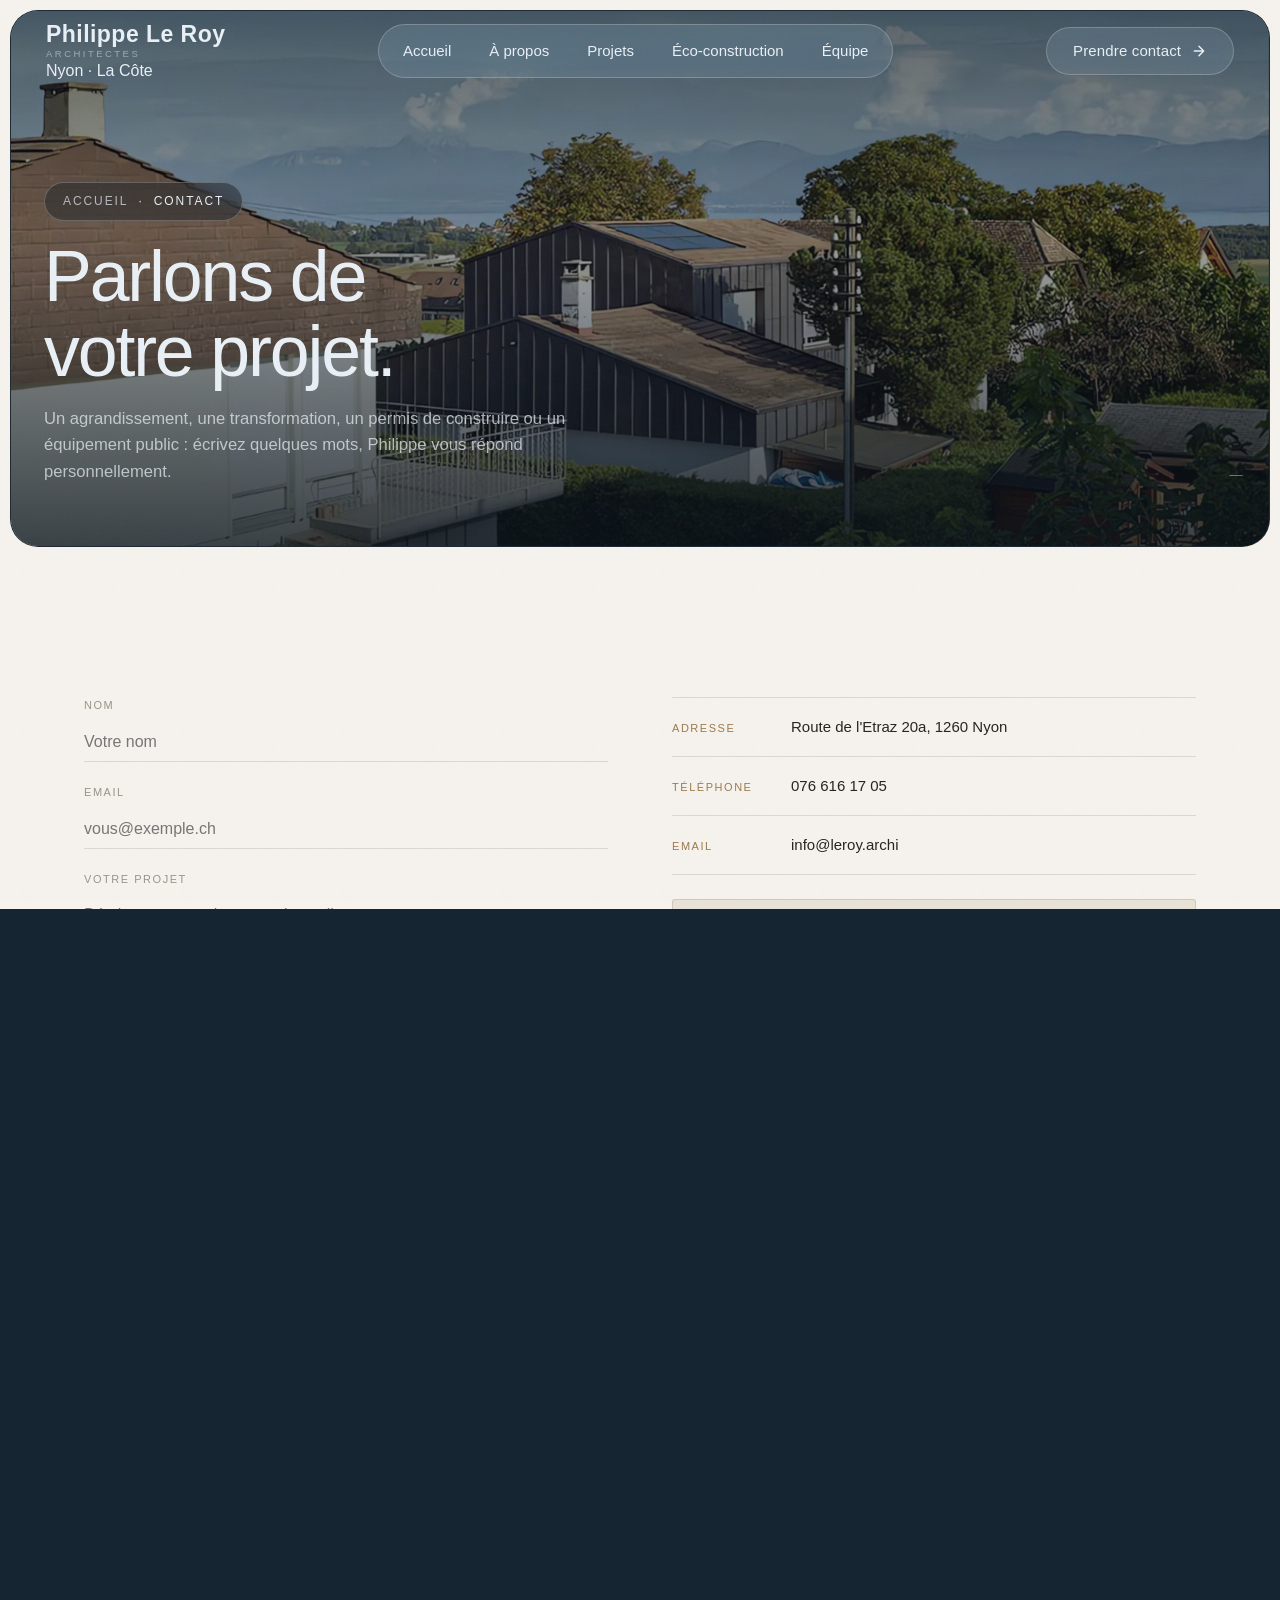
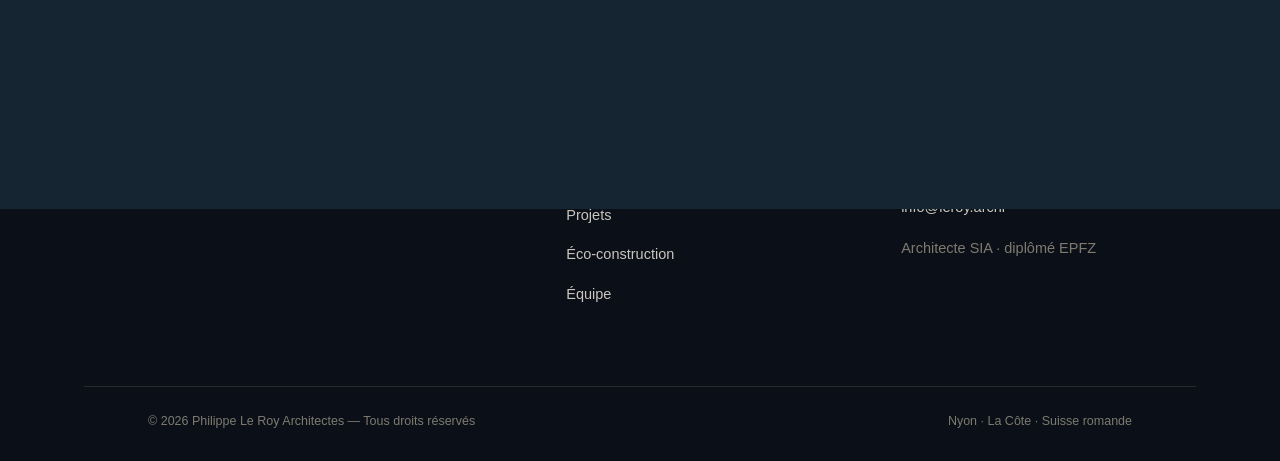
<file: leroy/contact.html>
<!DOCTYPE html>
<html lang="fr">
<head>
<meta charset="UTF-8">
<meta name="viewport" content="width=device-width, initial-scale=1">
<title>Contact — Philippe Le Roy Architectes | Nyon, La Côte</title>
<meta name="description" content="Parlons de votre projet : agrandissement, transformation, permis de construire ou équipement public. Philippe Le Roy, architecte à Nyon.">
<link rel="icon" type="image/svg+xml" href="data:image/svg+xml,%3Csvg xmlns='http://www.w3.org/2000/svg' viewBox='0 0 64 64'%3E%3Crect width='64' height='64' rx='12' fill='%230C151E'/%3E%3Ctext x='32' y='44' font-family='Georgia,serif' font-size='32' font-weight='600' fill='%23C9A36A' text-anchor='middle'%3ELR%3C/text%3E%3C/svg%3E">
<noscript><style>.reveal{opacity:1!important;transform:none!important;filter:none!important}</style></noscript>
<link rel="preconnect" href="https://api.fontshare.com">
<link href="https://api.fontshare.com/v2/css?f[]=general-sans@400,500,600&display=swap" rel="stylesheet">
<link href="https://fonts.googleapis.com/css2?family=Fraunces:ital,opsz,wght@0,9..144,300;0,9..144,400;1,9..144,300;1,9..144,400&display=swap" rel="stylesheet">
<link rel="stylesheet" href="assets/styles.css?v=21">
<script src="assets/main.js?v=9" defer></script>
</head>
<body class="loading">

<div class="wipe" id="wipe" aria-hidden="true"><span class="wlogo">LEROY</span></div>
<div class="loader" id="loader" aria-hidden="true">
  <div class="word"><span>L</span><span>E</span><span style="margin-left:.16em">R</span><span>O</span><span>Y</span></div>
  <div class="bar"><i></i></div>
  <div class="sub">Architecture · Nyon · La Côte</div>
</div>
<div class="progress" id="progress" aria-hidden="true"></div>

<header class="header" id="header">
  <div class="header-in">
    <a href="index.html" class="logo" aria-label="Philippe Le Roy Architectes — Accueil">
      <span class="lg-word">Philippe <b>Le&nbsp;Roy</b></span>
      <span class="lg-sub">architectes</span>
      <span class="lg-sub2">Nyon · La Côte</span>
    </a>
    <nav class="nav" aria-label="Navigation principale">
      <a href="index.html">Accueil</a>
      <a href="a-propos.html">À propos</a>
      <a href="projets.html">Projets</a>
      <a href="eco-construction.html">Éco-construction</a>
      <a href="equipe.html">Équipe</a>
    </nav>
    <div class="hdr-right">
      <a href="contact.html" class="btn btn-blue">Prendre contact
        <svg width="16" height="16" viewBox="0 0 24 24" fill="none" stroke="currentColor" stroke-width="2.2" stroke-linecap="round" stroke-linejoin="round"><path d="M5 12h14M12 5l7 7-7 7"/></svg>
      </a>
      <button class="burger" id="burger" aria-label="Ouvrir le menu" aria-expanded="false"><span></span></button>
    </div>
  </div>
</header>

<div class="mobile-menu" id="mobileMenu" aria-hidden="true">
  <button class="mobile-close" id="mobileClose" aria-label="Fermer le menu">&times;</button>
  <a class="mlink" href="index.html"><span class="mnum">01</span>Accueil</a>
  <a class="mlink" href="a-propos.html"><span class="mnum">02</span>À propos</a>
  <a class="mlink" href="projets.html"><span class="mnum">03</span>Projets</a>
  <a class="mlink" href="eco-construction.html"><span class="mnum">04</span>Éco-construction</a>
  <a class="mlink" href="equipe.html"><span class="mnum">05</span>Équipe</a>
  <a href="contact.html" class="btn btn-blue">Prendre contact</a>
</div>

<main class="page-enter">

  <section class="page-hero canvas">
    <img class="bg" src="assets/territoire.webp" alt="La Côte vaudoise, entre lac Léman et vignoble" fetchpriority="high">
    <div class="ph-veil"></div>
    <div class="wrap">
      <p class="crumb"><a href="index.html">Accueil</a> · <span>Contact</span></p>
      <h1>Parlons de<br>votre projet.</h1>
      <p class="ph-sub">Un agrandissement, une transformation, un permis de construire ou un équipement public : écrivez quelques mots, Philippe vous répond personnellement.</p>
    </div>
    <span class="ph-num" aria-hidden="true">—</span>
  </section>

  <section class="lb lb-contact">
    <div class="lb-wrap">
      <div class="contact-grid2">
        <form class="lb-form reveal" id="contactForm" novalidate>
          <div class="lb-field"><label for="cf-nom">Nom</label><input id="cf-nom" type="text" autocomplete="name" placeholder="Votre nom"></div>
          <div class="lb-field"><label for="cf-email">Email</label><input id="cf-email" type="email" autocomplete="email" placeholder="vous@exemple.ch"></div>
          <div class="lb-field"><label for="cf-message">Votre projet</label><textarea id="cf-message" rows="5" placeholder="Décrivez votre projet en quelques lignes…"></textarea></div>
          <button type="submit" class="lb-submit">Envoyer le message
            <svg width="16" height="16" viewBox="0 0 24 24" fill="none" stroke="currentColor" stroke-width="2.2" stroke-linecap="round" stroke-linejoin="round"><path d="M5 12h14M12 5l7 7-7 7"/></svg>
          </button>
          <p class="lb-success" role="status" aria-live="polite">Merci, votre messagerie va s'ouvrir pour finaliser l'envoi.</p>
        </form>
        <div class="reveal">
          <div class="lb-cinfo">
            <div class="ci"><span class="k">Adresse</span><span class="v">Route de l'Etraz 20a, 1260 Nyon</span></div>
            <a href="tel:+41766161705"><span class="k">Téléphone</span><span class="v">076 616 17 05</span></a>
            <a href="mailto:info@leroy.archi"><span class="k">Email</span><span class="v">info@leroy.archi</span></a>
          </div>
          <div class="lb-map">
            <iframe title="Plan — Route de l'Etraz 20a, 1260 Nyon" loading="lazy" src="https://www.openstreetmap.org/export/embed.html?bbox=6.2289%2C46.3820%2C6.2489%2C46.3940&layer=mapnik&marker=46.38799%2C6.23891"></iframe>
          </div>
        </div>
      </div>
    </div>
  </section>

</main>

<footer class="lb-foot">
  <p class="lb-foot-mega" aria-hidden="true">Le Roy</p>
  <div class="fwrap">
    <div class="lb-foot-grid">
      <div class="lb-foot-brand">
        <b>Le Roy <span>architectes</span></b>
        <p>Architecture résidentielle et publique sur La Côte et en Suisse romande. Du permis de construire à la réalisation.</p>
      </div>
      <div>
        <h4>Explorer</h4>
        <ul>
          <li><a href="index.html">Accueil</a></li>
          <li><a href="a-propos.html">À propos</a></li>
          <li><a href="projets.html">Projets</a></li>
          <li><a href="eco-construction.html">Éco-construction</a></li>
          <li><a href="equipe.html">Équipe</a></li>
        </ul>
      </div>
      <div>
        <h4>Contact</h4>
        <ul>
          <li>Route de l'Etraz 20a, 1260 Nyon</li>
          <li><a href="tel:+41766161705">076 616 17 05</a></li>
          <li><a href="mailto:info@leroy.archi">info@leroy.archi</a></li>
          <li style="color:#7E7A70;margin-top:6px">Architecte SIA · diplômé EPFZ</li>
        </ul>
      </div>
    </div>
    <div class="lb-foot-bottom">
      <span>© <span id="year">2026</span> Philippe Le Roy Architectes — Tous droits réservés</span>
      <span>Nyon · La Côte · Suisse romande</span>
    </div>
  </div>
</footer>

<script>
(function () {
  var f = document.getElementById('contactForm');
  if (!f) return;
  f.addEventListener('submit', function (e) {
    e.preventDefault();
    var g = function (id) { var el = document.getElementById(id); return el ? (el.value || '').trim() : ''; };
    var nom = g('cf-nom'), email = g('cf-email'), msg = g('cf-message'), ok = true;
    [['cf-nom', nom.length >= 2], ['cf-email', /^[^\s@]+@[^\s@]+\.[^\s@]{2,}$/.test(email)], ['cf-message', msg.length >= 4]].forEach(function (p) {
      var fld = document.getElementById(p[0]); if (fld) fld.closest('.lb-field').classList.toggle('invalid', !p[1]); if (!p[1]) ok = false;
    });
    if (!ok) return;
    var body = 'Bonjour,\n\n' + msg + '\n\n— ' + nom + '\nEmail : ' + email + '\n\nEnvoye depuis leroy.archi';
    location.href = 'mailto:info@leroy.archi?subject=' + encodeURIComponent('Projet — ' + nom) + '&body=' + encodeURIComponent(body);
    var s = f.querySelector('.lb-success'); if (s) s.classList.add('show');
  });
})();
</script>
</body>
</html>
</file>
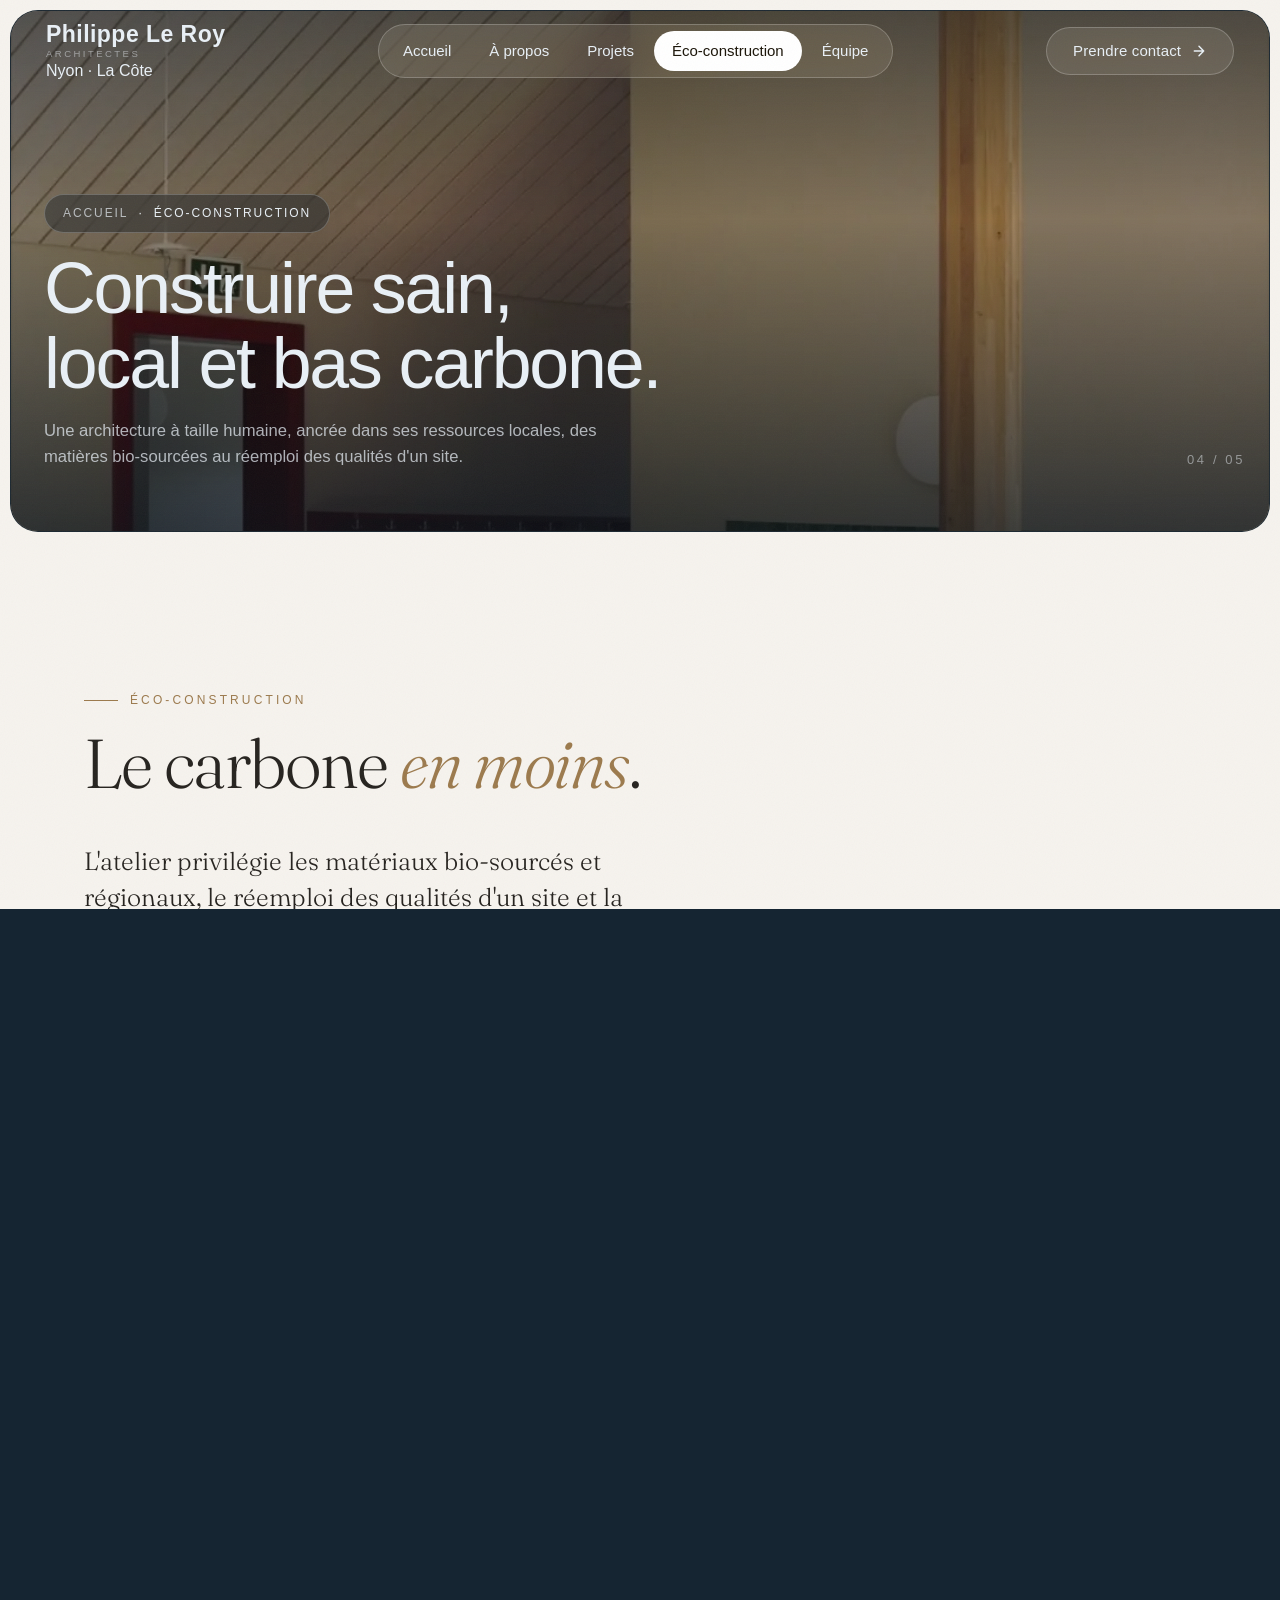
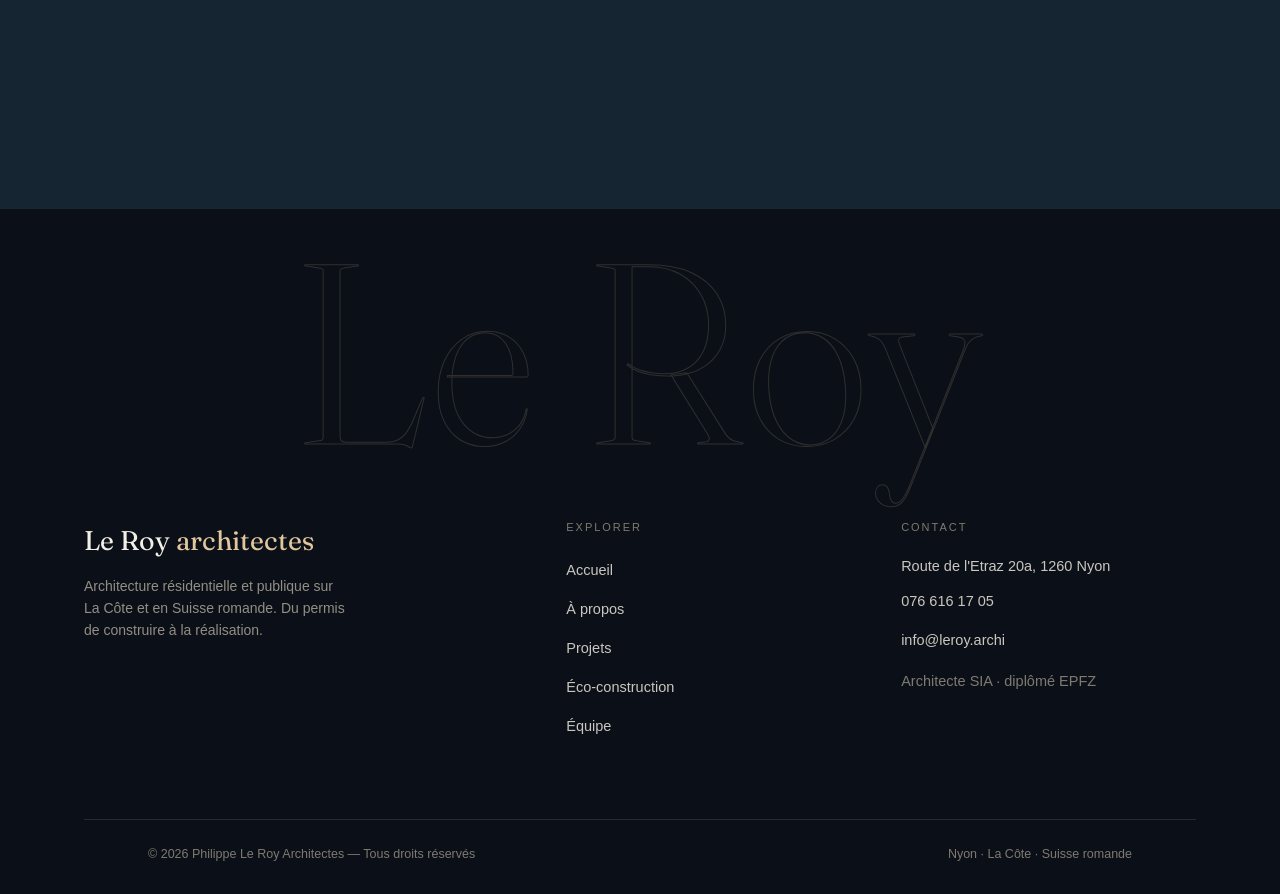
<file: leroy/eco-construction.html>
<!DOCTYPE html>
<html lang="fr">
<head>
<meta charset="UTF-8">
<meta name="viewport" content="width=device-width, initial-scale=1">
<title>Éco-construction — Philippe Le Roy Architectes | Nyon, La Côte</title>
<meta name="description" content="Architecture bio-sourcée et bas carbone : bois régional, paille insufflée, terre crue et réemploi. L'approche éco-construction de l'atelier Le Roy.">
<link rel="icon" type="image/svg+xml" href="data:image/svg+xml,%3Csvg xmlns='http://www.w3.org/2000/svg' viewBox='0 0 64 64'%3E%3Crect width='64' height='64' rx='12' fill='%230C151E'/%3E%3Ctext x='32' y='44' font-family='Georgia,serif' font-size='32' font-weight='600' fill='%23C9A36A' text-anchor='middle'%3ELR%3C/text%3E%3C/svg%3E">
<noscript><style>.reveal{opacity:1!important;transform:none!important;filter:none!important}</style></noscript>
<link rel="preconnect" href="https://api.fontshare.com">
<link href="https://api.fontshare.com/v2/css?f[]=general-sans@400,500,600&display=swap" rel="stylesheet">
<link href="https://fonts.googleapis.com/css2?family=Fraunces:ital,opsz,wght@0,9..144,300;0,9..144,400;1,9..144,300;1,9..144,400&display=swap" rel="stylesheet">
<link rel="stylesheet" href="assets/styles.css?v=21">
<script src="assets/main.js?v=9" defer></script>
</head>
<body class="loading">

<div class="wipe" id="wipe" aria-hidden="true"><span class="wlogo">LEROY</span></div>
<div class="loader" id="loader" aria-hidden="true">
  <div class="word"><span>L</span><span>E</span><span style="margin-left:.16em">R</span><span>O</span><span>Y</span></div>
  <div class="bar"><i></i></div>
  <div class="sub">Architecture · Nyon · La Côte</div>
</div>
<div class="progress" id="progress" aria-hidden="true"></div>

<header class="header" id="header">
  <div class="header-in">
    <a href="index.html" class="logo" aria-label="Philippe Le Roy Architectes — Accueil">
      <span class="lg-word">Philippe <b>Le&nbsp;Roy</b></span>
      <span class="lg-sub">architectes</span>
      <span class="lg-sub2">Nyon · La Côte</span>
    </a>
    <nav class="nav" aria-label="Navigation principale">
      <a href="index.html">Accueil</a>
      <a href="a-propos.html">À propos</a>
      <a href="projets.html">Projets</a>
      <a href="eco-construction.html">Éco-construction</a>
      <a href="equipe.html">Équipe</a>
    </nav>
    <div class="hdr-right">
      <a href="contact.html" class="btn btn-blue">Prendre contact
        <svg width="16" height="16" viewBox="0 0 24 24" fill="none" stroke="currentColor" stroke-width="2.2" stroke-linecap="round" stroke-linejoin="round"><path d="M5 12h14M12 5l7 7-7 7"/></svg>
      </a>
      <button class="burger" id="burger" aria-label="Ouvrir le menu" aria-expanded="false"><span></span></button>
    </div>
  </div>
</header>

<div class="mobile-menu" id="mobileMenu" aria-hidden="true">
  <button class="mobile-close" id="mobileClose" aria-label="Fermer le menu">&times;</button>
  <a class="mlink" href="index.html"><span class="mnum">01</span>Accueil</a>
  <a class="mlink" href="a-propos.html"><span class="mnum">02</span>À propos</a>
  <a class="mlink" href="projets.html"><span class="mnum">03</span>Projets</a>
  <a class="mlink" href="eco-construction.html"><span class="mnum">04</span>Éco-construction</a>
  <a class="mlink" href="equipe.html"><span class="mnum">05</span>Équipe</a>
  <a href="contact.html" class="btn btn-blue">Prendre contact</a>
</div>

<main class="page-enter">

  <section class="page-hero canvas">
    <img class="bg" src="assets/lr-prangins-2.webp" alt="Crèche de Prangins, ossature bois et paille insufflée" fetchpriority="high">
    <div class="ph-veil"></div>
    <div class="wrap">
      <p class="crumb"><a href="index.html">Accueil</a> · <span>Éco-construction</span></p>
      <h1>Construire sain,<br>local et bas carbone.</h1>
      <p class="ph-sub">Une architecture à taille humaine, ancrée dans ses ressources locales, des matières bio-sourcées au réemploi des qualités d'un site.</p>
    </div>
    <span class="ph-num" aria-hidden="true">04 / 05</span>
  </section>

  <section class="lb">
    <div class="lb-wrap">
      <p class="lb-eyebrow reveal">Éco-construction</p>
      <h2 class="lb-title reveal">Le carbone <em>en moins</em>.</h2>
      <div class="lb-prose reveal">
        <p>L'atelier privilégie les matériaux bio-sourcés et régionaux, le réemploi des qualités d'un site et la réduction du carbone gris. La crèche de Prangins en est l'exemple : ossature bois et paille insufflée, pour une performance thermique équivalente au conventionnel mais à bilan carbone positif.</p>
        <h3>Matières &amp; savoir-faire</h3>
        <p>Brique de terre crue, bois régional (forêt du Brassus pour les fenêtres) et collaboration avec les artisans de la région de Nyon à chaque phase du chantier. Le choix de la matière n'est jamais un supplément : il structure le projet dès l'esquisse.</p>
        <h3>Transmission</h3>
        <p>Philippe Le Roy enseigne la construction à l'Hepia (Genève) et participe régulièrement aux formations Ecobau sur l'énergie grise et la réduction des émissions.</p>
      </div>
      <a href="projets.html" class="home-more">Voir les projets <svg width="16" height="16" viewBox="0 0 24 24" fill="none" stroke="currentColor" stroke-width="2.2" stroke-linecap="round" stroke-linejoin="round"><path d="M5 12h14M12 5l7 7-7 7"/></svg></a>
    </div>
  </section>

</main>

<footer class="lb-foot">
  <p class="lb-foot-mega" aria-hidden="true">Le Roy</p>
  <div class="fwrap">
    <div class="lb-foot-grid">
      <div class="lb-foot-brand">
        <b>Le Roy <span>architectes</span></b>
        <p>Architecture résidentielle et publique sur La Côte et en Suisse romande. Du permis de construire à la réalisation.</p>
      </div>
      <div>
        <h4>Explorer</h4>
        <ul>
          <li><a href="index.html">Accueil</a></li>
          <li><a href="a-propos.html">À propos</a></li>
          <li><a href="projets.html">Projets</a></li>
          <li><a href="eco-construction.html">Éco-construction</a></li>
          <li><a href="equipe.html">Équipe</a></li>
        </ul>
      </div>
      <div>
        <h4>Contact</h4>
        <ul>
          <li>Route de l'Etraz 20a, 1260 Nyon</li>
          <li><a href="tel:+41766161705">076 616 17 05</a></li>
          <li><a href="mailto:info@leroy.archi">info@leroy.archi</a></li>
          <li style="color:#7E7A70;margin-top:6px">Architecte SIA · diplômé EPFZ</li>
        </ul>
      </div>
    </div>
    <div class="lb-foot-bottom">
      <span>© <span id="year">2026</span> Philippe Le Roy Architectes — Tous droits réservés</span>
      <span>Nyon · La Côte · Suisse romande</span>
    </div>
  </div>
</footer>

</body>
</html>
</file>
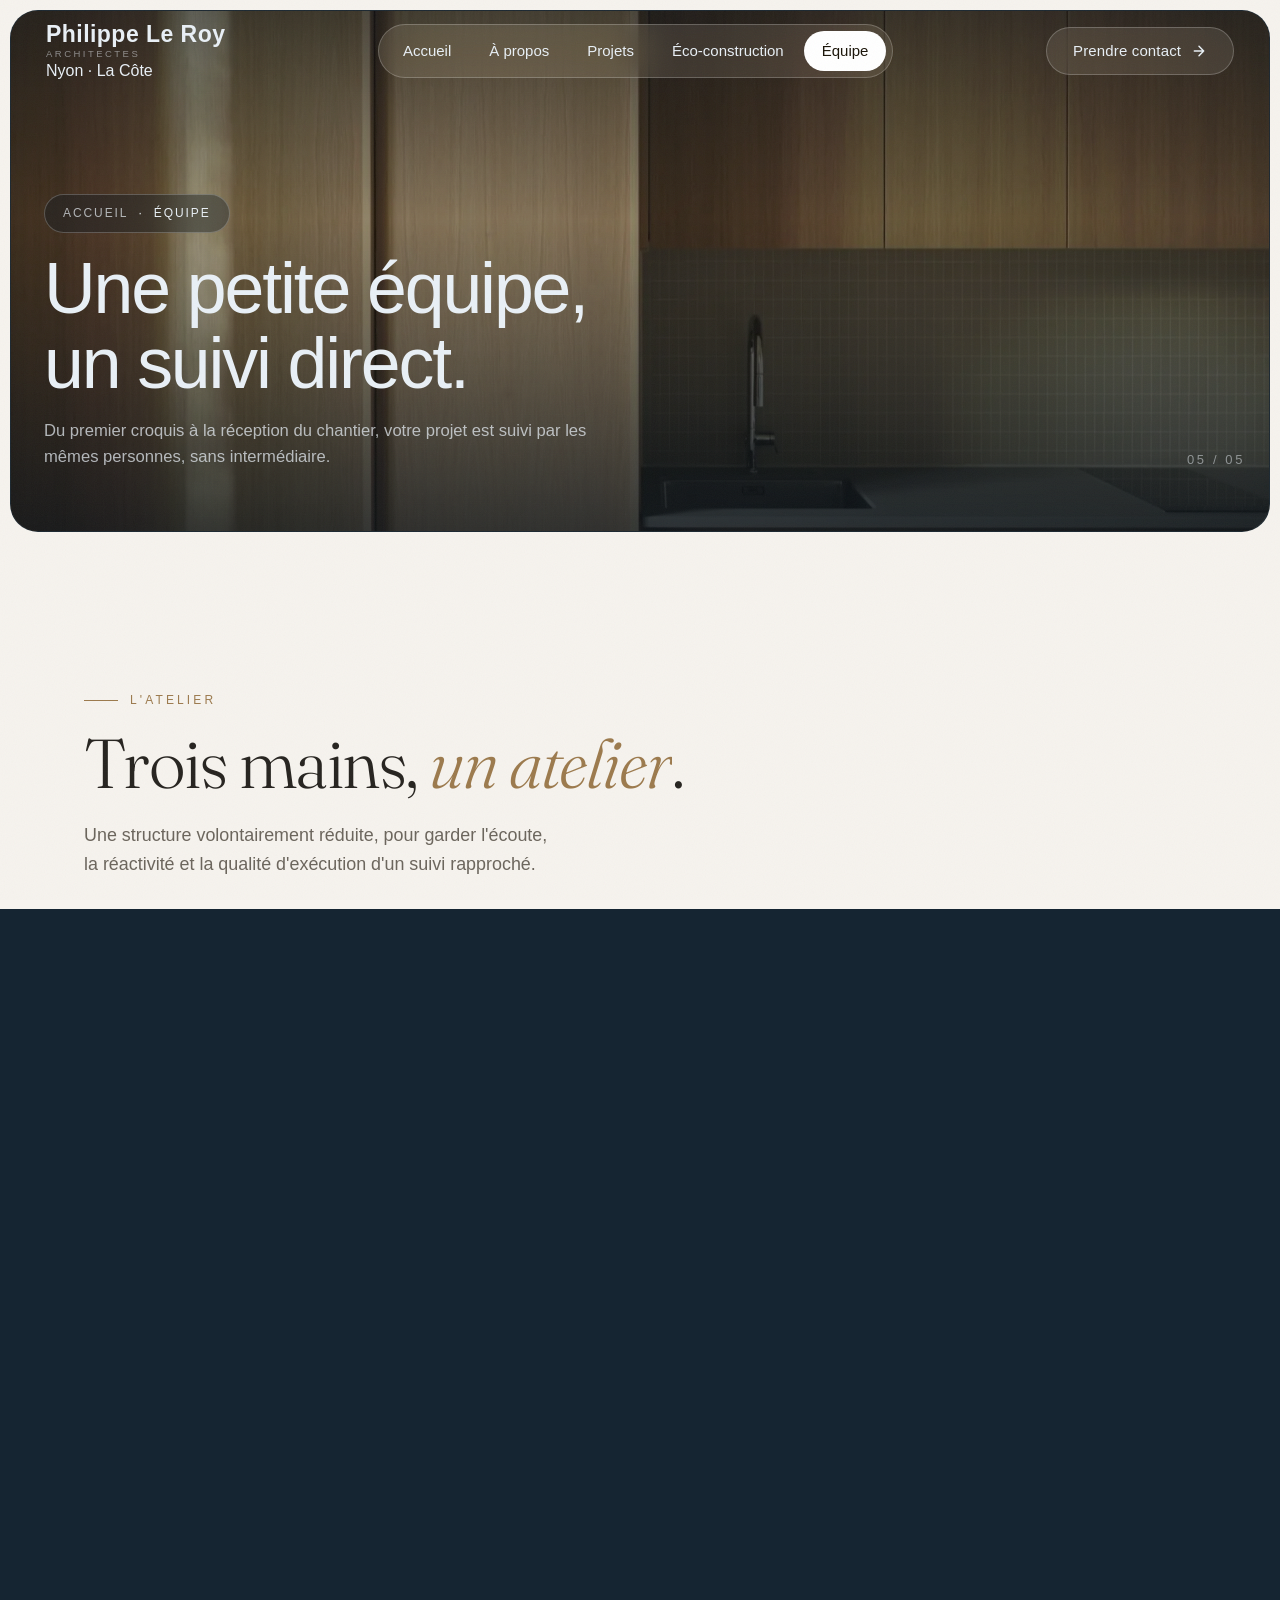
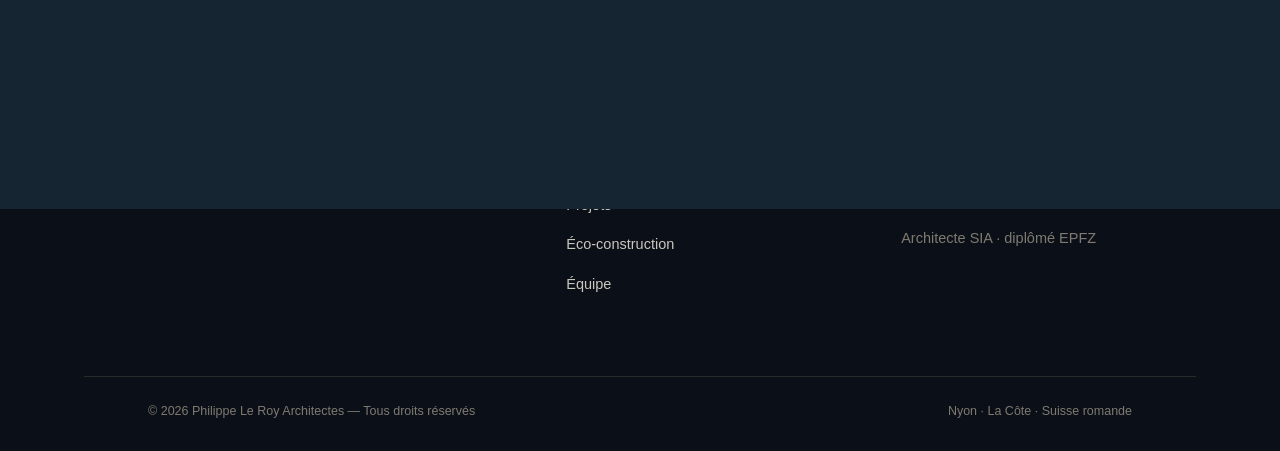
<file: leroy/equipe.html>
<!DOCTYPE html>
<html lang="fr">
<head>
<meta charset="UTF-8">
<meta name="viewport" content="width=device-width, initial-scale=1">
<title>Équipe — Philippe Le Roy Architectes | Nyon, La Côte</title>
<meta name="description" content="Une petite équipe et un suivi direct, du premier croquis à la réception du chantier. L'atelier d'architecture Le Roy à Nyon.">
<link rel="icon" type="image/svg+xml" href="data:image/svg+xml,%3Csvg xmlns='http://www.w3.org/2000/svg' viewBox='0 0 64 64'%3E%3Crect width='64' height='64' rx='12' fill='%230C151E'/%3E%3Ctext x='32' y='44' font-family='Georgia,serif' font-size='32' font-weight='600' fill='%23C9A36A' text-anchor='middle'%3ELR%3C/text%3E%3C/svg%3E">
<noscript><style>.reveal{opacity:1!important;transform:none!important;filter:none!important}</style></noscript>
<link rel="preconnect" href="https://api.fontshare.com">
<link href="https://api.fontshare.com/v2/css?f[]=general-sans@400,500,600&display=swap" rel="stylesheet">
<link href="https://fonts.googleapis.com/css2?family=Fraunces:ital,opsz,wght@0,9..144,300;0,9..144,400;1,9..144,300;1,9..144,400&display=swap" rel="stylesheet">
<link rel="stylesheet" href="assets/styles.css?v=21">
<script src="assets/main.js?v=9" defer></script>
</head>
<body class="loading">

<div class="wipe" id="wipe" aria-hidden="true"><span class="wlogo">LEROY</span></div>
<div class="loader" id="loader" aria-hidden="true">
  <div class="word"><span>L</span><span>E</span><span style="margin-left:.16em">R</span><span>O</span><span>Y</span></div>
  <div class="bar"><i></i></div>
  <div class="sub">Architecture · Nyon · La Côte</div>
</div>
<div class="progress" id="progress" aria-hidden="true"></div>

<header class="header" id="header">
  <div class="header-in">
    <a href="index.html" class="logo" aria-label="Philippe Le Roy Architectes — Accueil">
      <span class="lg-word">Philippe <b>Le&nbsp;Roy</b></span>
      <span class="lg-sub">architectes</span>
      <span class="lg-sub2">Nyon · La Côte</span>
    </a>
    <nav class="nav" aria-label="Navigation principale">
      <a href="index.html">Accueil</a>
      <a href="a-propos.html">À propos</a>
      <a href="projets.html">Projets</a>
      <a href="eco-construction.html">Éco-construction</a>
      <a href="equipe.html">Équipe</a>
    </nav>
    <div class="hdr-right">
      <a href="contact.html" class="btn btn-blue">Prendre contact
        <svg width="16" height="16" viewBox="0 0 24 24" fill="none" stroke="currentColor" stroke-width="2.2" stroke-linecap="round" stroke-linejoin="round"><path d="M5 12h14M12 5l7 7-7 7"/></svg>
      </a>
      <button class="burger" id="burger" aria-label="Ouvrir le menu" aria-expanded="false"><span></span></button>
    </div>
  </div>
</header>

<div class="mobile-menu" id="mobileMenu" aria-hidden="true">
  <button class="mobile-close" id="mobileClose" aria-label="Fermer le menu">&times;</button>
  <a class="mlink" href="index.html"><span class="mnum">01</span>Accueil</a>
  <a class="mlink" href="a-propos.html"><span class="mnum">02</span>À propos</a>
  <a class="mlink" href="projets.html"><span class="mnum">03</span>Projets</a>
  <a class="mlink" href="eco-construction.html"><span class="mnum">04</span>Éco-construction</a>
  <a class="mlink" href="equipe.html"><span class="mnum">05</span>Équipe</a>
  <a href="contact.html" class="btn btn-blue">Prendre contact</a>
</div>

<main class="page-enter">

  <section class="page-hero canvas">
    <img class="bg" src="assets/lr-jdb-3.webp" alt="Intérieur en chêne clair, atelier Le Roy" fetchpriority="high">
    <div class="ph-veil"></div>
    <div class="wrap">
      <p class="crumb"><a href="index.html">Accueil</a> · <span>Équipe</span></p>
      <h1>Une petite équipe,<br>un suivi direct.</h1>
      <p class="ph-sub">Du premier croquis à la réception du chantier, votre projet est suivi par les mêmes personnes, sans intermédiaire.</p>
    </div>
    <span class="ph-num" aria-hidden="true">05 / 05</span>
  </section>

  <section class="lb">
    <div class="lb-wrap">
      <p class="lb-eyebrow reveal">L'atelier</p>
      <h2 class="lb-title reveal">Trois mains, <em>un atelier</em>.</h2>
      <p class="lb-lead reveal">Une structure volontairement réduite, pour garder l'écoute, la réactivité et la qualité d'exécution d'un suivi rapproché.</p>
      <div class="lb-team reveal">
        <div class="lb-mem"><span class="ini">PL</span><div><b>Philippe Le Roy</b><br><span>Architecte EPFZ · REG A</span></div></div>
        <div class="lb-mem"><span class="ini">VR</span><div><b>Valentin Rey</b><br><span>Architecte EPFL · REG A</span></div></div>
        <div class="lb-mem"><span class="ini">OL</span><div><b>Oliver Lutjens</b><br><span>Apprenti, 3ᵉ année</span></div></div>
      </div>
      <a href="contact.html" class="home-more">Travailler avec nous <svg width="16" height="16" viewBox="0 0 24 24" fill="none" stroke="currentColor" stroke-width="2.2" stroke-linecap="round" stroke-linejoin="round"><path d="M5 12h14M12 5l7 7-7 7"/></svg></a>
    </div>
  </section>

</main>

<footer class="lb-foot">
  <p class="lb-foot-mega" aria-hidden="true">Le Roy</p>
  <div class="fwrap">
    <div class="lb-foot-grid">
      <div class="lb-foot-brand">
        <b>Le Roy <span>architectes</span></b>
        <p>Architecture résidentielle et publique sur La Côte et en Suisse romande. Du permis de construire à la réalisation.</p>
      </div>
      <div>
        <h4>Explorer</h4>
        <ul>
          <li><a href="index.html">Accueil</a></li>
          <li><a href="a-propos.html">À propos</a></li>
          <li><a href="projets.html">Projets</a></li>
          <li><a href="eco-construction.html">Éco-construction</a></li>
          <li><a href="equipe.html">Équipe</a></li>
        </ul>
      </div>
      <div>
        <h4>Contact</h4>
        <ul>
          <li>Route de l'Etraz 20a, 1260 Nyon</li>
          <li><a href="tel:+41766161705">076 616 17 05</a></li>
          <li><a href="mailto:info@leroy.archi">info@leroy.archi</a></li>
          <li style="color:#7E7A70;margin-top:6px">Architecte SIA · diplômé EPFZ</li>
        </ul>
      </div>
    </div>
    <div class="lb-foot-bottom">
      <span>© <span id="year">2026</span> Philippe Le Roy Architectes — Tous droits réservés</span>
      <span>Nyon · La Côte · Suisse romande</span>
    </div>
  </div>
</footer>

</body>
</html>
</file>
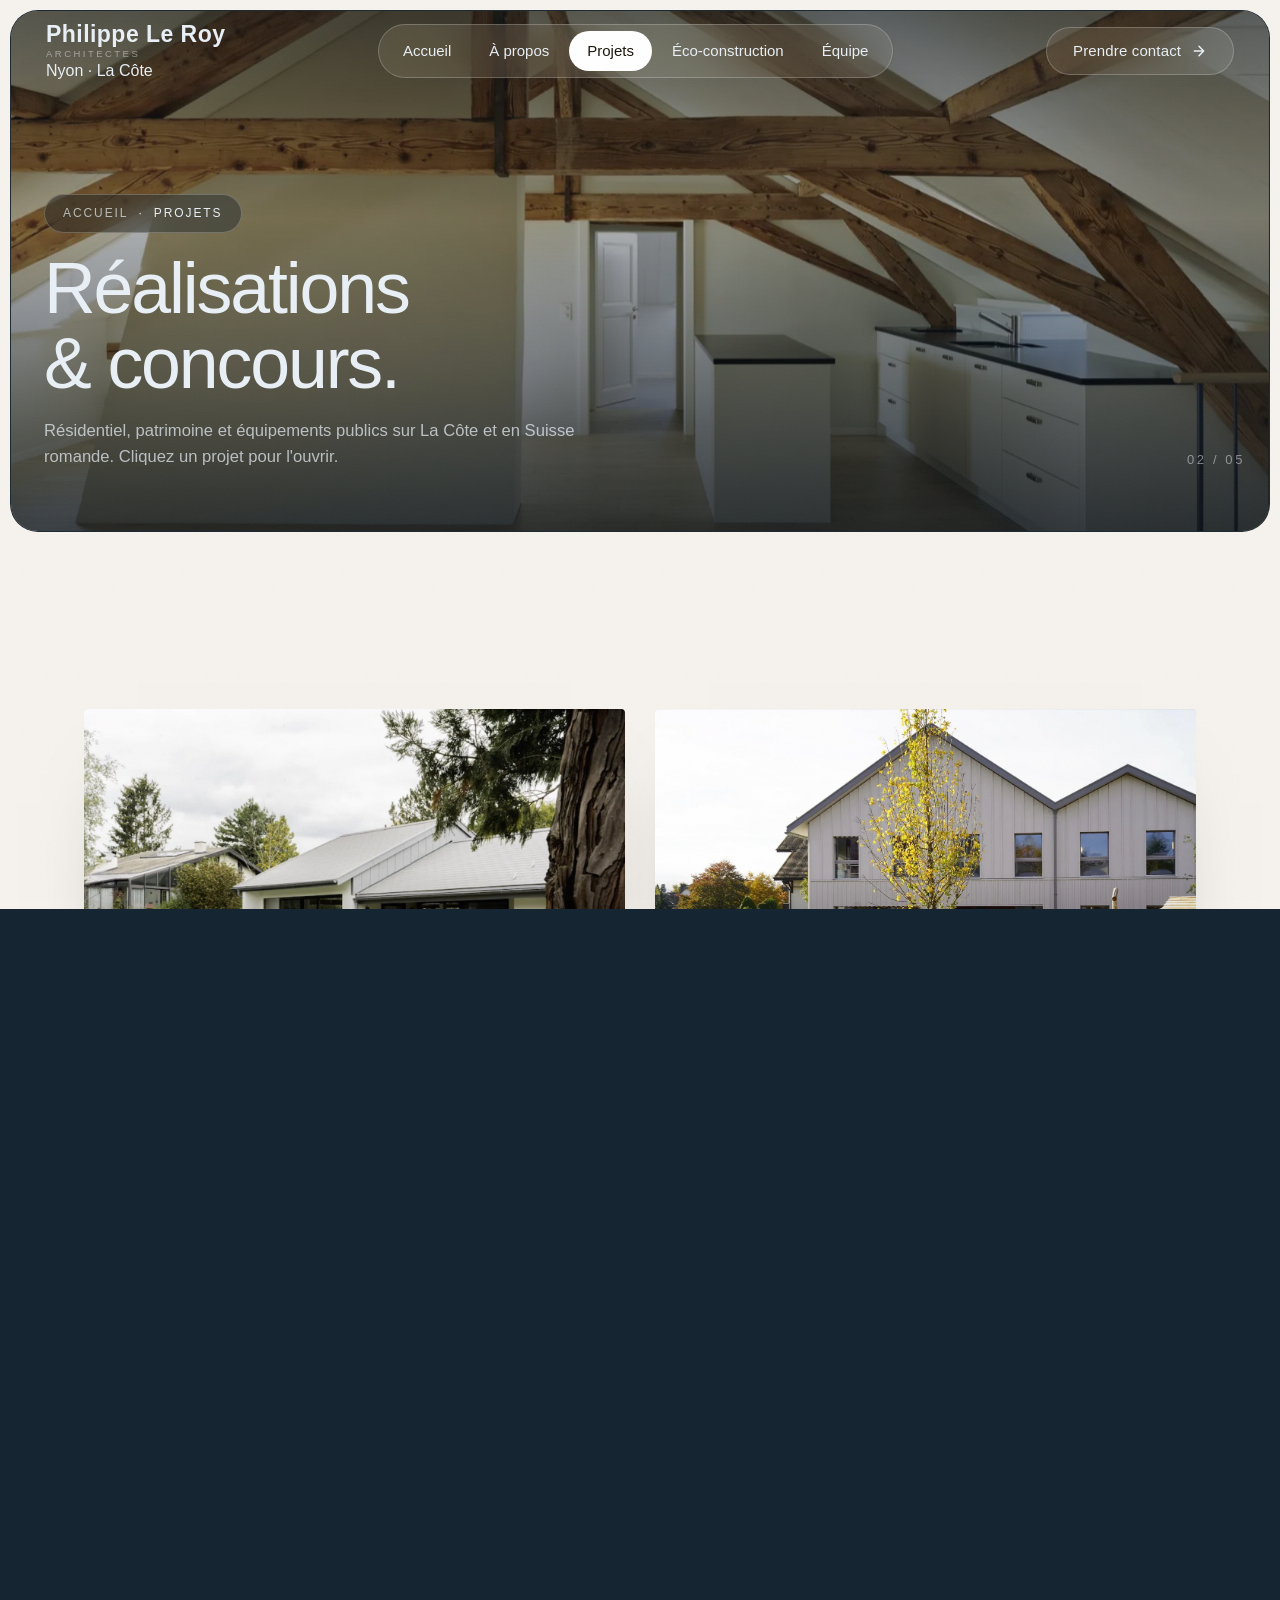
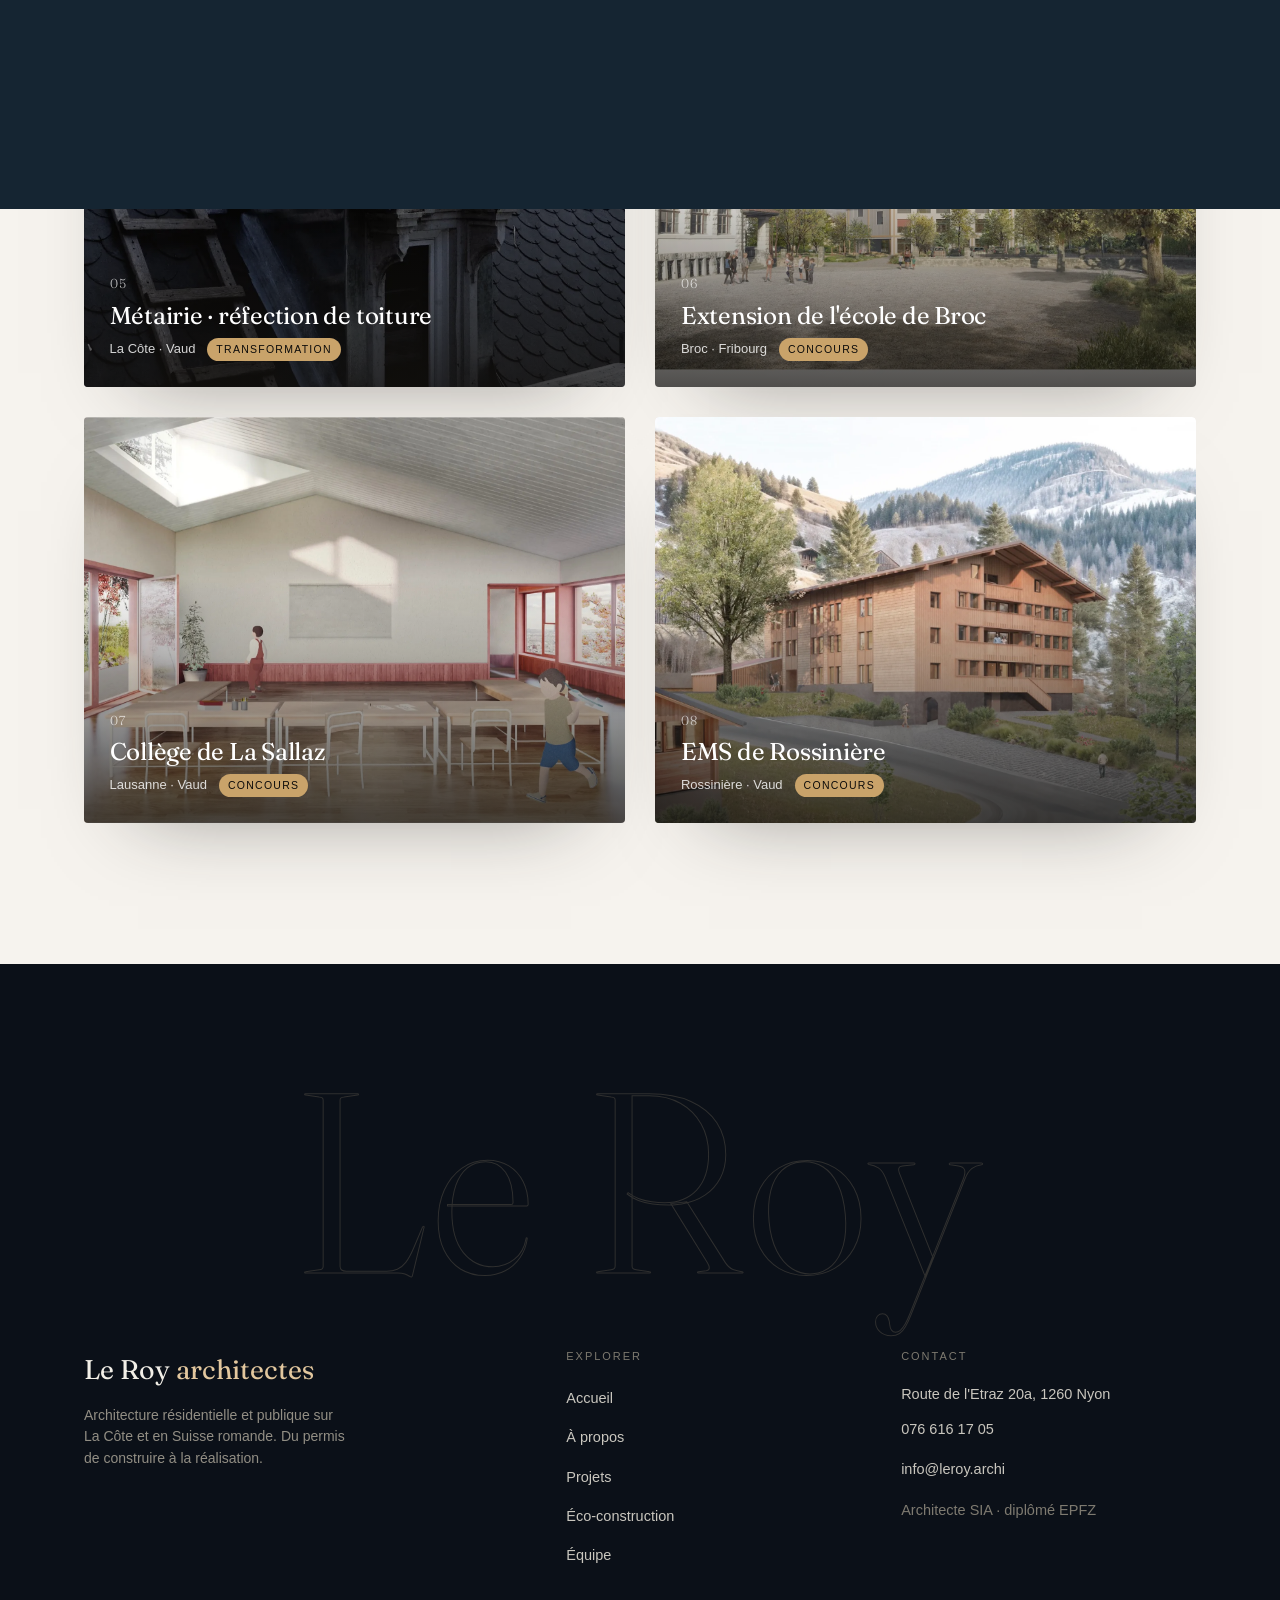
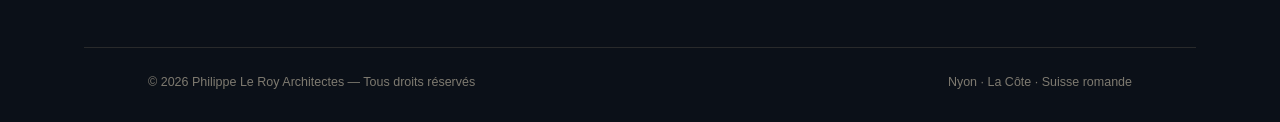
<file: leroy/projets.html>
<!DOCTYPE html>
<html lang="fr">
<head>
<meta charset="UTF-8">
<meta name="viewport" content="width=device-width, initial-scale=1">
<title>Projets — Philippe Le Roy Architectes | Réalisations & concours</title>
<meta name="description" content="Réalisations, patrimoine et équipements publics sur La Côte et en Suisse romande : Mies, Prangins, Féchy, Broc, La Sallaz, Rossinière. Atelier Le Roy.">
<link rel="icon" type="image/svg+xml" href="data:image/svg+xml,%3Csvg xmlns='http://www.w3.org/2000/svg' viewBox='0 0 64 64'%3E%3Crect width='64' height='64' rx='12' fill='%230C151E'/%3E%3Ctext x='32' y='44' font-family='Georgia,serif' font-size='32' font-weight='600' fill='%23C9A36A' text-anchor='middle'%3ELR%3C/text%3E%3C/svg%3E">
<noscript><style>.reveal{opacity:1!important;transform:none!important;filter:none!important}</style></noscript>
<link rel="preconnect" href="https://api.fontshare.com">
<link href="https://api.fontshare.com/v2/css?f[]=general-sans@400,500,600&display=swap" rel="stylesheet">
<link href="https://fonts.googleapis.com/css2?family=Fraunces:ital,opsz,wght@0,9..144,300;0,9..144,400;1,9..144,300;1,9..144,400&display=swap" rel="stylesheet">
<link rel="stylesheet" href="assets/styles.css?v=21">
<script src="assets/main.js?v=9" defer></script>
</head>
<body class="loading">

<div class="wipe" id="wipe" aria-hidden="true"><span class="wlogo">LEROY</span></div>
<div class="loader" id="loader" aria-hidden="true">
  <div class="word"><span>L</span><span>E</span><span style="margin-left:.16em">R</span><span>O</span><span>Y</span></div>
  <div class="bar"><i></i></div>
  <div class="sub">Architecture · Nyon · La Côte</div>
</div>
<div class="progress" id="progress" aria-hidden="true"></div>

<header class="header" id="header">
  <div class="header-in">
    <a href="index.html" class="logo" aria-label="Philippe Le Roy Architectes — Accueil">
      <span class="lg-word">Philippe <b>Le&nbsp;Roy</b></span>
      <span class="lg-sub">architectes</span>
      <span class="lg-sub2">Nyon · La Côte</span>
    </a>
    <nav class="nav" aria-label="Navigation principale">
      <a href="index.html">Accueil</a>
      <a href="a-propos.html">À propos</a>
      <a href="projets.html">Projets</a>
      <a href="eco-construction.html">Éco-construction</a>
      <a href="equipe.html">Équipe</a>
    </nav>
    <div class="hdr-right">
      <a href="contact.html" class="btn btn-blue">Prendre contact
        <svg width="16" height="16" viewBox="0 0 24 24" fill="none" stroke="currentColor" stroke-width="2.2" stroke-linecap="round" stroke-linejoin="round"><path d="M5 12h14M12 5l7 7-7 7"/></svg>
      </a>
      <button class="burger" id="burger" aria-label="Ouvrir le menu" aria-expanded="false"><span></span></button>
    </div>
  </div>
</header>

<div class="mobile-menu" id="mobileMenu" aria-hidden="true">
  <button class="mobile-close" id="mobileClose" aria-label="Fermer le menu">&times;</button>
  <a class="mlink" href="index.html"><span class="mnum">01</span>Accueil</a>
  <a class="mlink" href="a-propos.html"><span class="mnum">02</span>À propos</a>
  <a class="mlink" href="projets.html"><span class="mnum">03</span>Projets</a>
  <a class="mlink" href="eco-construction.html"><span class="mnum">04</span>Éco-construction</a>
  <a class="mlink" href="equipe.html"><span class="mnum">05</span>Équipe</a>
  <a href="contact.html" class="btn btn-blue">Prendre contact</a>
</div>

<main class="page-enter">

  <section class="page-hero canvas">
    <img class="bg" src="assets/lr-fechy-1.webp" alt="Collège classé de Féchy, réhabilitation patrimoniale" fetchpriority="high">
    <div class="ph-veil"></div>
    <div class="wrap">
      <p class="crumb"><a href="index.html">Accueil</a> · <span>Projets</span></p>
      <h1>Réalisations<br>&amp; concours.</h1>
      <p class="ph-sub">Résidentiel, patrimoine et équipements publics sur La Côte et en Suisse romande. Cliquez un projet pour l'ouvrir.</p>
    </div>
    <span class="ph-num" aria-hidden="true">02 / 05</span>
  </section>

  <section class="lb">
    <div class="lb-wrap">
      <div class="proj-grid">
        <article class="proj-card reveal" data-proj="mies" tabindex="0" role="button">
          <div class="proj-cover"><img src="assets/lr-mies-6.webp" alt="Extension d'une villa familiale, Mies" loading="lazy" width="1400" height="930"></div>
          <div class="proj-info"><span class="proj-num">01</span><h3>Extension d'une villa familiale</h3><p class="proj-place">Mies · Vaud<span class="proj-tag">Transformation</span></p></div>
        </article>
        <article class="proj-card reveal" data-proj="prangins" tabindex="0" role="button">
          <div class="proj-cover"><img src="assets/lr-prangins-4.webp" alt="Crèche de Prangins" loading="lazy" width="1400" height="930"></div>
          <div class="proj-info"><span class="proj-num">02</span><h3>Crèche de Prangins</h3><p class="proj-place">Prangins · Vaud<span class="proj-tag">Public · éco-construction</span></p></div>
        </article>
        <article class="proj-card reveal" data-proj="fechy" tabindex="0" role="button">
          <div class="proj-cover"><img src="assets/lr-fechy-5.webp" alt="Collège classé de Féchy" loading="lazy" width="1400" height="930"></div>
          <div class="proj-info"><span class="proj-num">03</span><h3>Collège classé de Féchy</h3><p class="proj-place">Féchy · Vaud<span class="proj-tag">1er prix</span></p></div>
        </article>
        <article class="proj-card reveal" data-proj="jdb" tabindex="0" role="button">
          <div class="proj-cover"><img src="assets/lr-jdb-4.webp" alt="Jean-des-Bois" loading="lazy" width="1400" height="930"></div>
          <div class="proj-info"><span class="proj-num">04</span><h3>Jean-des-Bois</h3><p class="proj-place">Suisse romande<span class="proj-tag">Résidentiel</span></p></div>
        </article>
        <article class="proj-card reveal" data-proj="metairie" tabindex="0" role="button">
          <div class="proj-cover"><img src="assets/lr-metairie-4.webp" alt="Métairie, réfection de toiture" loading="lazy" width="1400" height="930"></div>
          <div class="proj-info"><span class="proj-num">05</span><h3>Métairie · réfection de toiture</h3><p class="proj-place">La Côte · Vaud<span class="proj-tag">Transformation</span></p></div>
        </article>
        <article class="proj-card reveal" data-proj="broc" tabindex="0" role="button">
          <div class="proj-cover"><img src="assets/lr-broc-1.webp" alt="Extension de l'école de Broc" loading="lazy" width="1400" height="930"></div>
          <div class="proj-info"><span class="proj-num">06</span><h3>Extension de l'école de Broc</h3><p class="proj-place">Broc · Fribourg<span class="proj-tag">Concours</span></p></div>
        </article>
        <article class="proj-card reveal" data-proj="sallaz" tabindex="0" role="button">
          <div class="proj-cover"><img src="assets/lr-sallaz-1.webp" alt="Collège de La Sallaz" loading="lazy" width="1400" height="930"></div>
          <div class="proj-info"><span class="proj-num">07</span><h3>Collège de La Sallaz</h3><p class="proj-place">Lausanne · Vaud<span class="proj-tag">Concours</span></p></div>
        </article>
        <article class="proj-card reveal" data-proj="rossiniere" tabindex="0" role="button">
          <div class="proj-cover"><img src="assets/lr-rossiniere-1.webp" alt="EMS de Rossinière" loading="lazy" width="1400" height="930"></div>
          <div class="proj-info"><span class="proj-num">08</span><h3>EMS de Rossinière</h3><p class="proj-place">Rossinière · Vaud<span class="proj-tag">Concours</span></p></div>
        </article>
      </div>
    </div>
  </section>

</main>

<footer class="lb-foot">
  <p class="lb-foot-mega" aria-hidden="true">Le Roy</p>
  <div class="fwrap">
    <div class="lb-foot-grid">
      <div class="lb-foot-brand">
        <b>Le Roy <span>architectes</span></b>
        <p>Architecture résidentielle et publique sur La Côte et en Suisse romande. Du permis de construire à la réalisation.</p>
      </div>
      <div>
        <h4>Explorer</h4>
        <ul>
          <li><a href="index.html">Accueil</a></li>
          <li><a href="a-propos.html">À propos</a></li>
          <li><a href="projets.html">Projets</a></li>
          <li><a href="eco-construction.html">Éco-construction</a></li>
          <li><a href="equipe.html">Équipe</a></li>
        </ul>
      </div>
      <div>
        <h4>Contact</h4>
        <ul>
          <li>Route de l'Etraz 20a, 1260 Nyon</li>
          <li><a href="tel:+41766161705">076 616 17 05</a></li>
          <li><a href="mailto:info@leroy.archi">info@leroy.archi</a></li>
          <li style="color:#7E7A70;margin-top:6px">Architecte SIA · diplômé EPFZ</li>
        </ul>
      </div>
    </div>
    <div class="lb-foot-bottom">
      <span>© <span id="year">2026</span> Philippe Le Roy Architectes — Tous droits réservés</span>
      <span>Nyon · La Côte · Suisse romande</span>
    </div>
  </div>
</footer>

<!-- Ouverture cinématique d'un projet (FLIP) : uniquement sur cette page -->
<script src="https://cdn.jsdelivr.net/npm/gsap@3.12.5/dist/gsap.min.js" defer></script>
<script src="assets/data.js?v=3" defer></script>
<script src="assets/windows.js?v=6" defer></script>
<script>
(function () {
  if (!window.matchMedia('(hover:hover) and (min-width:821px)').matches) return;
  var cur = document.createElement('div'); cur.className = 'lb-cursor'; cur.textContent = 'Voir';
  document.body.appendChild(cur);
  var x = 0, y = 0, cx = 0, cy = 0, raf = null;
  document.addEventListener('mousemove', function (e) { x = e.clientX; y = e.clientY; if (!raf) raf = requestAnimationFrame(tick); });
  function tick() { cx += (x - cx) * .2; cy += (y - cy) * .2; cur.style.left = cx + 'px'; cur.style.top = cy + 'px';
    raf = (Math.abs(x - cx) > .4 || Math.abs(y - cy) > .4) ? requestAnimationFrame(tick) : null; }
  document.querySelectorAll('.proj-card').forEach(function (el) {
    el.style.cursor = 'none';
    el.addEventListener('mouseenter', function () { cur.classList.add('on'); });
    el.addEventListener('mouseleave', function () { cur.classList.remove('on'); });
  });
})();
</script>
</body>
</html>
</file>
<file: espace-bleu/assets/styles.css>
/* =================================================================
   Espace Bleu — refonte (maquette de démonstration)
   Vanilla CSS. Palette eau / pétrole, typo Fraunces + Manrope.
   ================================================================= */

/* ----------  Tokens  ---------- */
:root {
  --bone:      #f7f3ec;
  --bone-2:    #efe8db;
  --sand:      #e7ddca;

  --ink:       #0d2a31;
  --ink-2:     #0a2128;
  --ink-3:     #07191e;

  --teal:      #1c7a8c;
  --teal-2:    #2a93a6;
  --teal-soft: #d7e7e9;

  --text:      #16272c;
  --muted:     #56646a;
  --on-dark:        #eaf3f3;
  --on-dark-muted:  #9fbdc0;

  --line:      rgba(13,42,49,.12);
  --line-dark: rgba(255,255,255,.14);

  --shadow-sm: 0 1px 2px rgba(13,42,49,.05), 0 3px 10px rgba(13,42,49,.06);
  --shadow-md: 0 12px 34px -10px rgba(13,42,49,.20);
  --shadow-lg: 0 40px 80px -28px rgba(7,25,30,.45);

  --font-display: "Fraunces", Georgia, "Times New Roman", serif;
  --font-body: "Manrope", system-ui, -apple-system, Segoe UI, Roboto, sans-serif;

  --container: 1240px;
  --gutter: clamp(20px, 5vw, 64px);
  --radius-s: 8px;
  --radius-m: 16px;
  --radius-l: 28px;
  --ease: cubic-bezier(.22,.61,.36,1);
}

/* ----------  Reset / base  ---------- */
*, *::before, *::after { box-sizing: border-box; }
* { margin: 0; }
html { -webkit-text-size-adjust: 100%; scroll-behavior: smooth; overflow-x: hidden; }
@media (prefers-reduced-motion: reduce) { html { scroll-behavior: auto; } }

body {
  font-family: var(--font-body);
  font-size: 1.0625rem;
  line-height: 1.7;
  color: var(--text);
  background: var(--bone);
  -webkit-font-smoothing: antialiased;
  text-rendering: optimizeLegibility;
}

img { display: block; max-width: 100%; height: auto; }
a { color: inherit; text-decoration: none; }
button { font: inherit; cursor: pointer; color: inherit; }
ul { list-style: none; padding: 0; }

h1, h2, h3, h4 {
  font-family: var(--font-display);
  font-weight: 480;
  line-height: 1.04;
  letter-spacing: -.02em;
  color: var(--ink);
  font-variation-settings: "SOFT" 0, "WONK" 0, "opsz" 96;
  text-wrap: balance;
}
p { text-wrap: pretty; }

/* Grain overlay for depth */
body::after {
  content: "";
  position: fixed; inset: 0;
  pointer-events: none; z-index: 9000;
  opacity: .035;
  background-image: url("data:image/svg+xml,%3Csvg xmlns='http://www.w3.org/2000/svg' width='160' height='160'%3E%3Cfilter id='n'%3E%3CfeTurbulence type='fractalNoise' baseFrequency='.85' numOctaves='3'/%3E%3C/filter%3E%3Crect width='100%25' height='100%25' filter='url(%23n)'/%3E%3C/svg%3E");
}

/* ----------  Layout helpers  ---------- */
.container { width: 100%; max-width: var(--container); margin-inline: auto; padding-inline: var(--gutter); }
.section { padding-block: clamp(72px, 11vw, 150px); }
.section--tight { padding-block: clamp(54px, 7vw, 90px); }

.eyebrow {
  display: inline-flex; align-items: center; gap: .6em;
  font-family: var(--font-body);
  font-size: .76rem; font-weight: 700;
  letter-spacing: .2em; text-transform: uppercase;
  color: var(--teal);
}
.eyebrow::before { content: ""; width: 26px; height: 1px; background: currentColor; opacity: .6; }
.eyebrow--center::after { content: ""; width: 26px; height: 1px; background: currentColor; opacity: .6; }

.lead { font-size: clamp(1.05rem, 1.4vw, 1.22rem); color: var(--muted); line-height: 1.65; max-width: 56ch; }

.section-head { max-width: 64ch; }
.section-head h2 { font-size: clamp(2rem, 4.4vw, 3.4rem); margin-top: .5rem; }
.section-head .lead { margin-top: 1.1rem; }

/* ----------  Buttons  ---------- */
.btn {
  display: inline-flex; align-items: center; justify-content: center; gap: .6em;
  padding: .95em 1.6em; border-radius: 100px;
  font-weight: 700; font-size: .98rem; letter-spacing: .01em;
  border: 1px solid transparent;
  transition: transform .2s var(--ease), background .25s var(--ease), color .25s var(--ease), box-shadow .25s var(--ease), border-color .25s var(--ease);
  will-change: transform;
}
.btn:active { transform: translateY(1px) scale(.99); }
.btn-primary { background: var(--teal); color: #fff; box-shadow: 0 10px 24px -8px rgba(28,122,140,.6); }
.btn-primary:hover { background: var(--teal-2); transform: translateY(-2px); box-shadow: 0 16px 32px -10px rgba(28,122,140,.7); }
.btn-ghost { border-color: var(--line); color: var(--ink); background: transparent; }
.btn-ghost:hover { border-color: var(--ink); background: var(--ink); color: var(--bone); transform: translateY(-2px); }
.btn-light { background: var(--bone); color: var(--ink); }
.btn-light:hover { background: #fff; transform: translateY(-2px); }
.btn-outline-light { border-color: var(--line-dark); color: var(--on-dark); }
.btn-outline-light:hover { background: rgba(255,255,255,.1); border-color: rgba(255,255,255,.5); }
.btn .arr { transition: transform .25s var(--ease); }
.btn:hover .arr { transform: translateX(4px); }

.link-arrow {
  display: inline-flex; align-items: center; gap: .5em;
  font-weight: 700; color: var(--teal); font-size: .96rem;
}
.link-arrow .arr { transition: transform .25s var(--ease); }
.link-arrow:hover .arr { transform: translateX(5px); }

/* ----------  Skip link  ---------- */
.skip { position: absolute; left: -999px; top: 0; z-index: 10000; background: var(--ink); color: #fff; padding: .8em 1.2em; border-radius: 0 0 10px 0; }
.skip:focus { left: 0; }

:where(a, button, input, textarea, select):focus-visible {
  outline: 2px solid var(--teal-2); outline-offset: 3px; border-radius: 6px;
}

/* ----------  Header / nav  ---------- */
.nav {
  position: fixed; inset: 0 0 auto; z-index: 1000;
  transition: background .35s var(--ease), box-shadow .35s var(--ease), backdrop-filter .35s;
}
.nav__inner {
  display: flex; align-items: center; justify-content: space-between; gap: 1.5rem;
  padding-block: 1.1rem;
}
.nav.scrolled {
  background: rgba(247,243,236,.78);
  backdrop-filter: saturate(150%) blur(14px);
  -webkit-backdrop-filter: saturate(150%) blur(14px);
  box-shadow: 0 1px 0 var(--line), 0 10px 30px -22px rgba(7,25,30,.5);
}
.brand { display: inline-flex; align-items: baseline; gap: .55rem; font-family: var(--font-display); font-size: 1.38rem; font-weight: 500; letter-spacing: -.01em; color: var(--ink); }
.brand .dot { width: 9px; height: 9px; border-radius: 50%; background: var(--teal); align-self: center; box-shadow: 0 0 0 4px rgba(28,122,140,.15); }
.brand b { font-weight: 600; }
.nav--hero-light .brand, .nav--hero-light .nav__links a, .nav--hero-light .nav__phone { color: var(--on-dark); }
.nav--hero-light:not(.scrolled) .brand .dot { box-shadow: 0 0 0 4px rgba(255,255,255,.18); }
.nav.scrolled .brand, .nav.scrolled .nav__links a, .nav.scrolled .nav__phone { color: var(--ink); }

.nav__links { display: flex; align-items: center; gap: clamp(1rem, 2vw, 2rem); }
.nav__links a { font-weight: 600; font-size: .95rem; position: relative; padding-block: .3em; transition: color .2s; }
.nav__links a::after { content: ""; position: absolute; left: 0; bottom: -1px; height: 1.5px; width: 0; background: var(--teal); transition: width .25s var(--ease); }
.nav__links a:hover::after { width: 100%; }
.nav__right { display: flex; align-items: center; gap: 1.2rem; }
.nav__phone { display: inline-flex; align-items: center; gap: .5em; font-weight: 700; font-size: .95rem; }
.nav__phone svg { width: 16px; height: 16px; }
.nav__menu > .nav__phone { display: none; } /* phone for mobile dropdown only; desktop uses nav__right */

.nav__toggle { display: none; width: 44px; height: 44px; border: 1px solid var(--line); border-radius: 12px; background: rgba(255,255,255,.5); align-items: center; justify-content: center; }
.nav--hero-light:not(.scrolled) .nav__toggle { border-color: var(--line-dark); background: rgba(255,255,255,.12); }
.nav__toggle span, .nav__toggle span::before, .nav__toggle span::after { content: ""; display: block; width: 20px; height: 2px; background: currentColor; transition: transform .3s var(--ease), opacity .2s; }
.nav__toggle span::before { transform: translateY(-6px); }
.nav__toggle span::after { transform: translateY(4px); }
.nav--hero-light:not(.scrolled) .nav__toggle { color: var(--on-dark); }
.nav__toggle { color: var(--ink); }
body.menu-open .nav__toggle span { background: transparent; }
body.menu-open .nav__toggle span::before { transform: rotate(45deg); }
body.menu-open .nav__toggle span::after { transform: rotate(-45deg); }

/* ----------  Hero  ---------- */
.hero { position: relative; min-height: 100svh; display: flex; align-items: flex-end; color: var(--on-dark); overflow: hidden; }
.hero__media { position: absolute; inset: 0; z-index: -2; }
.hero__media img { width: 100%; height: 100%; object-fit: cover; }
.hero__media::after {
  content: ""; position: absolute; inset: 0;
  background:
    linear-gradient(180deg, rgba(7,25,30,.55) 0%, rgba(7,25,30,.15) 32%, rgba(7,25,30,.25) 60%, rgba(7,25,30,.86) 100%),
    radial-gradient(120% 80% at 80% 10%, rgba(28,122,140,.25), transparent 60%);
}
.hero__inner { padding-block: 8.5rem 4rem; width: 100%; }
.hero h1 { color: #fff; font-size: clamp(2.7rem, 6.6vw, 5.6rem); font-weight: 460; max-width: 16ch; }
.hero h1 em { font-style: italic; font-variation-settings: "SOFT" 40, "opsz" 120; color: var(--teal-soft); }
.hero__sub { margin-top: 1.5rem; max-width: 52ch; font-size: clamp(1.05rem, 1.5vw, 1.25rem); color: rgba(255,255,255,.86); }
.hero__cta { margin-top: 2.2rem; display: flex; flex-wrap: wrap; gap: .9rem; }
.hero__trust { margin-top: 3rem; display: flex; flex-wrap: wrap; gap: 1.5rem 2.4rem; padding-top: 1.6rem; border-top: 1px solid var(--line-dark); }
.hero__trust li { display: flex; align-items: center; gap: .6em; font-size: .92rem; color: rgba(255,255,255,.82); font-weight: 600; }
.hero__trust li::before { content: ""; width: 7px; height: 7px; border-radius: 50%; background: var(--teal-2); }
.hero__scroll { position: absolute; right: var(--gutter); bottom: 2.2rem; writing-mode: vertical-rl; font-size: .72rem; letter-spacing: .25em; text-transform: uppercase; color: rgba(255,255,255,.6); display: flex; align-items: center; gap: 1rem; }
.hero__scroll::after { content: ""; width: 1px; height: 46px; background: linear-gradient(rgba(255,255,255,.7), transparent); animation: drip 2.2s var(--ease) infinite; }
@keyframes drip { 0%{ transform: scaleY(0); transform-origin: top; } 45%{ transform: scaleY(1); transform-origin: top; } 55%{ transform: scaleY(1); transform-origin: bottom; } 100%{ transform: scaleY(0); transform-origin: bottom; } }

/* ----------  Intro / statement  ---------- */
.statement { background: var(--bone); }
.statement__grid { display: grid; grid-template-columns: 1.3fr 1fr; gap: clamp(2rem, 5vw, 5rem); align-items: end; }
.statement h2 { font-size: clamp(1.8rem, 3.3vw, 2.9rem); font-weight: 460; }
.statement h2 .hl { color: var(--teal); font-style: italic; }
.stats { display: grid; grid-template-columns: repeat(2, 1fr); gap: 1.5rem 1rem; }
.stat { padding-top: 1.1rem; border-top: 1px solid var(--line); }
.stat__num { font-family: var(--font-display); font-size: clamp(2.1rem, 3.4vw, 3rem); color: var(--ink); font-weight: 500; line-height: 1; font-variant-numeric: tabular-nums; }
.stat__label { margin-top: .5rem; font-size: .88rem; color: var(--muted); font-weight: 600; }

/* ----------  Services  ---------- */
.services { background: var(--bone-2); }
.services__grid { margin-top: clamp(2.4rem, 5vw, 4rem); display: grid; grid-template-columns: repeat(12, 1fr); gap: clamp(14px, 1.6vw, 22px); }
.svc { position: relative; overflow: hidden; border-radius: var(--radius-l); min-height: 320px; display: flex; color: #fff; isolation: isolate; box-shadow: var(--shadow-md); }
.svc img { position: absolute; inset: 0; width: 100%; height: 100%; object-fit: cover; z-index: -2; transition: transform .8s var(--ease); }
.svc::after { content: ""; position: absolute; inset: 0; z-index: -1; background: linear-gradient(180deg, rgba(7,25,30,.05) 30%, rgba(7,25,30,.82) 100%); }
.svc:hover img { transform: scale(1.06); }
.svc__body { margin-top: auto; padding: clamp(1.4rem, 2.4vw, 2.1rem); }
.svc__body h3 { color: #fff; font-size: clamp(1.35rem, 2vw, 1.75rem); }
.svc__body p { margin-top: .6rem; color: rgba(255,255,255,.82); font-size: .96rem; max-width: 42ch; }
.svc__tags { margin-top: 1rem; display: flex; flex-wrap: wrap; gap: .5rem; }
.svc__tags span { font-size: .76rem; font-weight: 700; letter-spacing: .03em; padding: .35em .8em; border-radius: 100px; background: rgba(255,255,255,.16); backdrop-filter: blur(4px); border: 1px solid rgba(255,255,255,.2); }
.svc--lg { grid-column: span 7; min-height: 460px; }
.svc--sm { grid-column: span 5; min-height: 460px; }
.svc--third { grid-column: span 4; }
@media (max-width: 860px) {
  .svc--lg, .svc--sm, .svc--third { grid-column: span 12; min-height: 340px; }
}

/* ----------  Réalisations gallery  ---------- */
.work { background: var(--bone); }
.work__head { display: flex; flex-wrap: wrap; justify-content: space-between; align-items: flex-end; gap: 1.5rem; }
.gallery { margin-top: clamp(2.2rem, 4vw, 3.4rem); columns: 3; column-gap: 18px; }
@media (max-width: 900px) { .gallery { columns: 2; } }
@media (max-width: 560px) { .gallery { columns: 1; } }
.gallery figure { break-inside: avoid; margin-bottom: 18px; position: relative; overflow: hidden; border-radius: var(--radius-m); box-shadow: var(--shadow-sm); }
.gallery img { width: 100%; transition: transform .7s var(--ease); }
.gallery figure::after { content: ""; position: absolute; inset: 0; background: linear-gradient(180deg, transparent 55%, rgba(7,25,30,.6)); opacity: 0; transition: opacity .4s; }
.gallery figcaption { position: absolute; left: 16px; bottom: 14px; color: #fff; font-weight: 700; font-size: .92rem; z-index: 2; opacity: 0; transform: translateY(8px); transition: opacity .4s, transform .4s var(--ease); }
.gallery figure:hover img { transform: scale(1.06); }
.gallery figure:hover::after { opacity: 1; }
.gallery figure:hover figcaption { opacity: 1; transform: none; }

/* ----------  Process  ---------- */
.process { background: var(--sand); }
.steps { margin-top: clamp(2.4rem, 5vw, 3.6rem); display: grid; grid-template-columns: repeat(3, 1fr); gap: clamp(1.5rem, 3vw, 2.6rem); counter-reset: step; }
.step { position: relative; padding-top: 2.2rem; border-top: 2px solid var(--ink); }
.step::before { counter-increment: step; content: "0" counter(step); font-family: var(--font-display); font-size: 1rem; font-weight: 600; color: var(--teal); position: absolute; top: .9rem; left: 0; letter-spacing: .05em; }
.step h3 { font-size: clamp(1.25rem, 1.8vw, 1.55rem); }
.step p { margin-top: .7rem; color: var(--muted); font-size: .98rem; }
@media (max-width: 760px) { .steps { grid-template-columns: 1fr; } }

/* ----------  Wellness dark  ---------- */
.wellness { background: var(--ink-2); color: var(--on-dark); position: relative; overflow: hidden; }
.wellness::before { content: ""; position: absolute; inset: 0; background: radial-gradient(80% 60% at 85% 0%, rgba(28,122,140,.22), transparent 55%); pointer-events: none; }
.wellness__grid { display: grid; grid-template-columns: 1fr 1fr; gap: clamp(2rem, 5vw, 5rem); align-items: center; }
.wellness h2 { color: #fff; font-size: clamp(2rem, 4vw, 3.2rem); font-weight: 460; }
.wellness h2 em { font-style: italic; color: var(--teal-2); }
.wellness .lead { color: var(--on-dark-muted); margin-top: 1.2rem; }
.wellness__list { margin-top: 1.8rem; display: grid; gap: .9rem; }
.wellness__list li { display: flex; gap: .8rem; align-items: flex-start; color: var(--on-dark); font-weight: 600; }
.wellness__list li svg { width: 22px; height: 22px; flex: none; color: var(--teal-2); margin-top: 2px; }
.wellness__media { display: grid; grid-template-columns: 1fr 1fr; gap: 14px; }
.wellness__media img { border-radius: var(--radius-m); height: 100%; object-fit: cover; box-shadow: var(--shadow-lg); }
.wellness__media img:first-child { margin-top: 2.5rem; }
@media (max-width: 820px) { .wellness__grid { grid-template-columns: 1fr; } .wellness__media img:first-child { margin-top: 0; } }

/* ----------  Why / band  ---------- */
.why { background: var(--bone); }
.why__grid { display: grid; grid-template-columns: repeat(4, 1fr); gap: clamp(1.4rem, 2.5vw, 2.2rem); margin-top: clamp(2.2rem, 4vw, 3.4rem); }
.feat__ic { width: 46px; height: 46px; border-radius: 12px; background: var(--teal-soft); color: var(--teal); display: grid; place-items: center; }
.feat__ic svg { width: 24px; height: 24px; }
.feat h3 { font-size: 1.18rem; margin-top: 1.1rem; }
.feat p { margin-top: .5rem; color: var(--muted); font-size: .95rem; }
@media (max-width: 880px) { .why__grid { grid-template-columns: repeat(2, 1fr); } }
@media (max-width: 480px) { .why__grid { grid-template-columns: 1fr; } }

.zone { margin-top: clamp(3rem,5vw,4.5rem); padding: clamp(1.6rem,3vw,2.4rem) clamp(1.6rem,3vw,2.6rem); background: var(--ink); color: var(--on-dark); border-radius: var(--radius-l); display: flex; flex-wrap: wrap; align-items: center; justify-content: space-between; gap: 1.2rem; box-shadow: var(--shadow-lg); }
.zone p { font-family: var(--font-display); font-size: clamp(1.2rem,2.2vw,1.7rem); color: #fff; font-weight: 460; max-width: 30ch; line-height: 1.2; }
.zone p b { color: var(--teal-2); font-weight: 460; }

/* ----------  Contact  ---------- */
.contact { background: var(--ink-3); color: var(--on-dark); position: relative; overflow: hidden; }
.contact::before { content: ""; position: absolute; inset: 0; background: radial-gradient(70% 70% at 10% 110%, rgba(28,122,140,.28), transparent 55%); }
.contact__grid { position: relative; display: grid; grid-template-columns: 1fr 1.05fr; gap: clamp(2.4rem, 5vw, 5rem); }
.contact h2 { color: #fff; font-size: clamp(2.1rem, 4.4vw, 3.4rem); font-weight: 460; }
.contact .lead { color: var(--on-dark-muted); margin-top: 1.1rem; }
.contact__info { margin-top: 2.2rem; display: grid; gap: 1.3rem; }
.cinfo { display: flex; gap: 1rem; align-items: flex-start; }
.cinfo__ic { width: 44px; height: 44px; border-radius: 12px; background: rgba(255,255,255,.07); border: 1px solid var(--line-dark); display: grid; place-items: center; color: var(--teal-2); flex: none; }
.cinfo__ic svg { width: 20px; height: 20px; }
.cinfo b { display: block; color: #fff; font-size: 1.08rem; }
.cinfo span { color: var(--on-dark-muted); font-size: .94rem; }
.cinfo a:hover { color: var(--teal-2); }

.form { background: rgba(255,255,255,.04); border: 1px solid var(--line-dark); border-radius: var(--radius-l); padding: clamp(1.6rem, 3vw, 2.4rem); backdrop-filter: blur(6px); }
.field { margin-bottom: 1.05rem; }
.field label { display: block; font-size: .82rem; font-weight: 700; letter-spacing: .02em; color: var(--on-dark); margin-bottom: .45rem; }
.field input, .field select, .field textarea {
  width: 100%; padding: .85em 1em; border-radius: 12px;
  background: rgba(255,255,255,.06); border: 1px solid var(--line-dark);
  color: #fff; font: inherit; font-size: .98rem; transition: border-color .2s, background .2s;
}
.field textarea { resize: vertical; min-height: 110px; }
.field input::placeholder, .field textarea::placeholder { color: rgba(255,255,255,.4); }
.field select { appearance: none; background-image: url("data:image/svg+xml,%3Csvg xmlns='http://www.w3.org/2000/svg' width='14' height='14' fill='none' stroke='%239fbdc0' stroke-width='2'%3E%3Cpath d='M3 5l4 4 4-4'/%3E%3C/svg%3E"); background-repeat: no-repeat; background-position: right 1em center; }
.field input:focus, .field select:focus, .field textarea:focus { border-color: var(--teal-2); background: rgba(255,255,255,.1); outline: none; }
.field--row { display: grid; grid-template-columns: 1fr 1fr; gap: 1rem; }
.field.invalid input, .field.invalid select, .field.invalid textarea { border-color: #e2768a; background: rgba(226,118,138,.08); }
.field__err { display: none; color: #f0a2af; font-size: .8rem; margin-top: .35rem; font-weight: 600; }
.field.invalid .field__err { display: block; }
.form .btn { width: 100%; margin-top: .4rem; }
.form__note { margin-top: 1rem; font-size: .82rem; color: var(--on-dark-muted); text-align: center; }
.form__success { display: none; text-align: center; padding: 1.2rem; border-radius: 14px; background: rgba(42,147,166,.16); border: 1px solid rgba(42,147,166,.4); color: #d7eef1; font-weight: 600; margin-top: 1rem; }
.form__success.show { display: block; }
@media (max-width: 820px) { .contact__grid { grid-template-columns: 1fr; } .field--row { grid-template-columns: 1fr; } }

/* ----------  Footer  ---------- */
.footer { background: var(--ink-3); color: var(--on-dark-muted); padding-block: clamp(3rem, 5vw, 4.5rem) 2rem; border-top: 1px solid var(--line-dark); }
.footer__top { display: grid; grid-template-columns: 1.6fr 1fr 1fr; gap: 2rem; padding-bottom: 2.5rem; border-bottom: 1px solid var(--line-dark); }
.footer .brand { color: #fff; }
.footer__about { margin-top: 1rem; max-width: 38ch; font-size: .94rem; }
.footer h4 { color: #fff; font-family: var(--font-body); font-size: .8rem; letter-spacing: .14em; text-transform: uppercase; font-weight: 700; margin-bottom: 1rem; }
.footer__col a { display: block; padding: .35em 0; font-size: .95rem; transition: color .2s; }
.footer__col a:hover { color: var(--teal-2); }
.footer__bottom { display: flex; flex-wrap: wrap; justify-content: space-between; gap: 1rem; padding-top: 1.8rem; font-size: .85rem; }
.footer__bottom a:hover { color: #fff; }
.footer__credit { color: var(--teal-2); font-weight: 600; }
@media (max-width: 760px) { .footer__top { grid-template-columns: 1fr 1fr; } .footer__brandcol { grid-column: 1 / -1; } }

/* ----------  Demo badge  ---------- */
.demo-badge { position: fixed; left: 16px; bottom: 16px; z-index: 9500; display: flex; align-items: center; gap: .6em; background: var(--ink); color: var(--on-dark); padding: .6em .8em .6em 1em; border-radius: 100px; font-size: .8rem; font-weight: 600; box-shadow: var(--shadow-lg); border: 1px solid var(--line-dark); }
.demo-badge .dot { width: 8px; height: 8px; border-radius: 50%; background: var(--teal-2); animation: pulse 2s infinite; }
.demo-badge button { width: 22px; height: 22px; border-radius: 50%; background: rgba(255,255,255,.1); display: grid; place-items: center; font-size: .9rem; line-height: 1; }
.demo-badge button:hover { background: rgba(255,255,255,.22); }
@keyframes pulse { 0%,100%{ opacity: 1; } 50%{ opacity: .35; } }

/* ----------  Reveal on scroll  ---------- */
.reveal { opacity: 0; transform: translateY(26px); transition: opacity .7s var(--ease), transform .7s var(--ease); }
.reveal.in { opacity: 1; transform: none; }
.reveal[data-delay="1"] { transition-delay: .08s; }
.reveal[data-delay="2"] { transition-delay: .16s; }
.reveal[data-delay="3"] { transition-delay: .24s; }
.reveal[data-delay="4"] { transition-delay: .32s; }
@media (prefers-reduced-motion: reduce) {
  .reveal { opacity: 1 !important; transform: none !important; }
  .hero__scroll::after, .demo-badge .dot { animation: none; }
  .svc img, .gallery img { transition: none; }
}

/* ----------  Mobile nav  ---------- */
@media (max-width: 940px) {
  .nav__toggle { display: inline-flex; }
  .nav__links, .nav__right .nav__phone { display: none; }
  .nav__menu {
    position: fixed; inset: 64px 0 auto; background: var(--bone);
    padding: 1.5rem var(--gutter) 2rem; display: grid; gap: .4rem;
    box-shadow: var(--shadow-lg); transform: translateY(-120%); transition: transform .4s var(--ease); border-bottom: 1px solid var(--line);
  }
  body.menu-open .nav__menu { transform: none; }
  .nav__menu a { padding: .8em 0; font-size: 1.1rem; font-weight: 600; border-bottom: 1px solid var(--line); color: var(--ink); }
  .nav__menu .btn { margin-top: 1rem; }
  .nav__menu .nav__phone { display: inline-flex; color: var(--ink); }
}
.nav__menu { display: contents; }
@media (max-width: 940px) { .nav__menu { display: grid; } }
</file>
<file: hamzi/assets/styles.css>
/* ================================================================
   HAMZI Sàrl — feuille de style commune (4 pages)
   CHAUD SOMBRE : base charbon/espresso, accent ambre ocre UNIQUE.
   Liquid glass conservé (tint neutre chaud). General Sans 400/500/600.
   Zéro bleu, zéro cursive, une seule famille, une seule couleur d'accent.
   ================================================================ */
:root{
  /* Surfaces — chaud sombre */
  --bg-page:        #0A0D15;
  --surface-1:      #10141F;
  --surface-2:      #151B2A;
  --surface-3:      #1B2336;
  /* Texte */
  --text-primary:   #F4F7FC;
  --text-secondary: rgba(244,247,252,.72);
  --text-tertiary:  rgba(244,247,252,.50);
  /* Accent UNIQUE — ambre ocre */
  --accent:         #5B7BD0;
  --accent-strong:  #93ADEC;
  --accent-soft:    rgba(91,123,208,.16);
  --accent-ink:     #0B1326;   /* texte sur accent */
  /* Verre */
  --glass-bg:       rgba(255,255,255,.07);
  --glass-bg-2:     rgba(255,255,255,.10);
  --glass-border:   rgba(255,255,255,.16);
  --glass-blur:     blur(22px) saturate(155%);
  --hairline:       rgba(244,247,252,.10);
  /* Rayons imbriqués */
  --r-canvas:28px; --r-card:20px; --r-pill:999px;
  --ease:cubic-bezier(.22,.61,.21,1);
  --ease-out:cubic-bezier(.16,1,.3,1);
  --z-float:30; --z-header:40; --z-menu:50; --z-progress:60; --z-grain:65; --z-wipe:70; --z-loader:80; --z-cursor:90;
}
*{margin:0;padding:0;box-sizing:border-box}
html{scroll-behavior:smooth}
body{
  font-family:"General Sans","PP Neue Montreal",-apple-system,"Segoe UI",sans-serif;
  font-weight:400;
  color:var(--text-primary);
  background:var(--bg-page);
  line-height:1.6;
  -webkit-font-smoothing:antialiased;
  overflow-x:hidden;
}
/* grain global — patine cinéma, jamais d'aplat plat */
body::after{
  content:"";position:fixed;inset:0;z-index:var(--z-grain);pointer-events:none;opacity:.04;
  background-image:url("data:image/svg+xml,%3Csvg xmlns='http://www.w3.org/2000/svg' width='160' height='160'%3E%3Cfilter id='n'%3E%3CfeTurbulence type='fractalNoise' baseFrequency='0.9' numOctaves='2'/%3E%3C/filter%3E%3Crect width='100%25' height='100%25' filter='url(%23n)'/%3E%3C/svg%3E");
}
img{display:block;max-width:100%}
a{color:inherit;text-decoration:none}
fieldset{border:0;min-width:0}
button{font:inherit;cursor:pointer;border:none;background:none;color:inherit}
::selection{background:var(--accent);color:var(--accent-ink)}

/* ---------- primitives ---------- */
.wrap{max-width:1240px;margin:0 auto;padding:0 24px}
.section{padding-block:clamp(80px,10vw,140px)}
.eyebrow{
  display:flex;align-items:center;gap:14px;
  font-size:12px;font-weight:500;letter-spacing:.24em;text-transform:uppercase;
  color:var(--accent);margin-bottom:28px;
}
.eyebrow::before{content:"";width:34px;height:1px;background:var(--accent);
  transform-origin:left;transition:transform .8s var(--ease) .2s}
.reveal:not(.in) .eyebrow::before{transform:scaleX(0)}
.eyebrow .num{color:var(--text-tertiary);letter-spacing:.08em}
h2{font-weight:500;letter-spacing:-.03em;line-height:1.05;font-size:clamp(36px,4.9vw,68px);color:var(--text-primary)}
h2 em,.accent-word{font-style:normal;color:var(--accent-strong)}
.lead{font-size:clamp(16px,1.5vw,19px);color:var(--text-secondary);max-width:62ch}
.lead strong{color:var(--text-primary);font-weight:500}
.btn{
  display:inline-flex;align-items:center;justify-content:center;gap:10px;
  min-height:52px;padding:14px 32px;border-radius:var(--r-pill);
  font-weight:500;font-size:16px;letter-spacing:.01em;
  transition:background .25s var(--ease),color .25s var(--ease),border-color .25s var(--ease),filter .25s var(--ease),transform .25s var(--ease);
  cursor:pointer;will-change:transform;
}
.btn-blue{background:var(--accent);color:var(--accent-ink);box-shadow:0 14px 34px -14px rgba(91,123,208,.55)}
.btn-blue:hover{filter:brightness(1.06)}
.btn-ghost{
  border:1px solid var(--glass-border);color:var(--text-primary);background:var(--glass-bg);
  backdrop-filter:var(--glass-blur);-webkit-backdrop-filter:var(--glass-blur);
}
.btn-ghost:hover{border-color:var(--accent);background:var(--glass-bg-2)}
.btn-white{background:#fff;color:#3A59A6}
.btn-white:hover{background:#E8EDF8}
.btn-glass{
  background:var(--glass-bg-2);color:var(--text-primary);border:1px solid var(--glass-border);
  backdrop-filter:var(--glass-blur);-webkit-backdrop-filter:var(--glass-blur);
}
.btn-glass:hover{background:rgba(255,255,255,.16)}
.btn svg{flex:none;transition:transform .25s var(--ease)}
.btn:hover svg{transform:translateX(3px)}
/* reflet qui traverse les CTA pleins au survol */
.btn-blue,.btn-white{position:relative;overflow:hidden}
.btn-blue::after,.btn-white::after{
  content:"";position:absolute;inset:0;pointer-events:none;
  background:linear-gradient(105deg,transparent 35%,rgba(255,255,255,.35) 50%,transparent 65%);
  transform:translateX(-130%);
}
.btn-blue:hover::after,.btn-white:hover::after{transition:transform .7s var(--ease);transform:translateX(130%)}
a:focus-visible,button:focus-visible,[tabindex]:focus-visible,input:focus-visible,textarea:focus-visible,select:focus-visible{
  outline:2px solid var(--accent);outline-offset:3px;border-radius:4px;
}

/* barre de progression de lecture */
.progress{position:fixed;top:0;left:0;height:2px;background:var(--accent);z-index:var(--z-progress);width:0;pointer-events:none}

/* canvas flottant arrondi */
.canvas{margin:10px;border-radius:var(--r-canvas);overflow:hidden;border:1px solid rgba(255,255,255,.05)}
.canvas + .canvas{margin-top:0}

/* reveal on scroll */
.reveal{opacity:0;transform:translateY(28px);filter:blur(6px);
  transition:opacity .9s var(--ease-out),transform .9s var(--ease-out),filter .9s var(--ease-out)}
.reveal.in{opacity:1;transform:none;filter:none}

/* titres révélés mot à mot (split JS) */
.hw{display:inline-block;overflow:hidden;vertical-align:bottom;padding-bottom:.12em;margin-bottom:-.12em}
.hw > i{display:inline-block;font-style:normal;transform:translateY(112%);
  transition:transform .85s var(--ease-out);transition-delay:var(--d,0ms);will-change:transform}
.reveal.in .hw > i,.words-in .hw > i{transform:none}

/* ---------- préloader signature ---------- */
.loader{
  position:fixed;inset:0;z-index:var(--z-loader);background:var(--bg-page);
  display:flex;flex-direction:column;align-items:center;justify-content:center;gap:26px;
  transition:transform .7s var(--ease-out) .15s;
}
.loader.done{transform:translateY(-101%)}
.loader .word{display:flex;font-size:clamp(54px,9vw,110px);font-weight:600;letter-spacing:-.01em;color:var(--text-primary);line-height:1;overflow:hidden}
.loader .word span{display:inline-block;transform:translateY(110%);animation:loadUp .7s var(--ease-out) forwards}
.loader .word span:nth-child(1){animation-delay:.05s}
.loader .word span:nth-child(2){animation-delay:.13s}
.loader .word span:nth-child(3){animation-delay:.21s}
.loader .word span:nth-child(4){animation-delay:.29s}
.loader .word span:nth-child(5){animation-delay:.37s}
@keyframes loadUp{to{transform:none}}
.loader .bar{width:min(280px,60vw);height:2px;background:var(--hairline);border-radius:99px;overflow:hidden}
.loader .bar i{display:block;height:100%;width:0;background:var(--accent);animation:loadBar 1s var(--ease) .15s forwards}
@keyframes loadBar{to{width:100%}}
.loader .sub{font-size:11px;font-weight:500;letter-spacing:.3em;text-transform:uppercase;color:var(--text-tertiary)}
body.loading{overflow:hidden}

/* ---------- transition de page (rideau charbon) ---------- */
.wipe{
  position:fixed;inset:0;z-index:var(--z-wipe);background:var(--surface-2);
  transform:translateY(101%);pointer-events:none;
}
.wipe.out{transition:transform .42s var(--ease-out);transform:translateY(0)}
.wipe.in{transform:translateY(0);transition:transform .6s var(--ease-out) .05s;transform:translateY(-101%)}
.wipe .wlogo{
  position:absolute;inset:0;display:flex;align-items:center;justify-content:center;
  color:var(--accent);font-size:clamp(34px,5vw,56px);font-weight:600;letter-spacing:.02em;opacity:0;
}
.wipe.out .wlogo{animation:wlogoIn .3s var(--ease) .1s forwards}
@keyframes wlogoIn{to{opacity:.95}}
main.page-enter{animation:pageIn .8s var(--ease-out) both}
@keyframes pageIn{from{opacity:0;transform:translateY(16px)}to{opacity:1;transform:none}}


/* ---------- header : pill-bar verre + logo monochrome sans cadre ---------- */
.header{position:fixed;inset:0 0 auto 0;z-index:var(--z-header);pointer-events:none}
.header-in{
  display:flex;align-items:center;justify-content:space-between;
  max-width:1240px;margin:0 auto;padding:22px 26px;
  transition:padding .3s var(--ease);
}
.header-in > *{pointer-events:auto}
.header.scrolled .header-in{padding:12px 26px}
.logo{display:flex;flex-direction:column;gap:2px;line-height:1.1}
.logo .lg-word{font-size:23px;font-weight:600;letter-spacing:.02em;color:var(--text-primary)}
.logo .lg-word i{font-style:normal;font-weight:400;color:var(--text-secondary);font-size:.72em;margin-left:4px}
.logo .lg-sub{font-size:9.5px;font-weight:500;letter-spacing:.26em;text-transform:uppercase;color:var(--text-tertiary)}
.nav{
  display:flex;align-items:center;gap:2px;padding:6px;border-radius:var(--r-pill);
  background:var(--glass-bg);border:1px solid var(--glass-border);
  backdrop-filter:var(--glass-blur);-webkit-backdrop-filter:var(--glass-blur);
  transition:background .3s var(--ease),border-color .3s var(--ease);
}
.nav a{font-size:15px;font-weight:500;color:var(--text-primary);padding:8px 18px;border-radius:var(--r-pill);transition:background .25s var(--ease),color .25s var(--ease)}
.nav a:hover{background:rgba(255,255,255,.10)}
.nav a.active{background:#fff;color:#3A59A6}
.header.scrolled .nav{background:rgba(10,13,21,.66);border-color:var(--glass-border)}
.header .btn{min-height:48px;padding:0 26px;font-size:15px}
.burger{
  display:none;width:50px;height:50px;border-radius:var(--r-pill);align-items:center;justify-content:center;
  background:var(--glass-bg);border:1px solid var(--glass-border);
  backdrop-filter:var(--glass-blur);-webkit-backdrop-filter:var(--glass-blur);
}
.burger span,.burger span::before,.burger span::after{
  display:block;width:22px;height:2px;background:var(--text-primary);position:relative;transition:all .3s var(--ease);content:"";
}
.burger span::before{position:absolute;top:-7px}
.burger span::after{position:absolute;top:7px}
.mobile-menu{
  position:fixed;inset:0;background:var(--bg-page);color:var(--text-primary);z-index:var(--z-menu);
  display:flex;flex-direction:column;justify-content:center;gap:8px;padding:32px;
  transform:translateY(-100%);transition:transform .45s var(--ease);
}
.mobile-menu.open{transform:none}
.mobile-menu a.mlink{font-size:34px;font-weight:500;letter-spacing:-.02em;padding:12px 0;border-bottom:1px solid var(--hairline);color:var(--text-primary)}
.mobile-menu a.mlink.active{color:var(--accent-strong)}
.mobile-menu .mnum{color:var(--accent);font-size:13px;font-weight:500;margin-right:14px;letter-spacing:.1em}
.mobile-close{position:absolute;top:20px;right:24px;width:46px;height:46px;font-size:28px;color:var(--text-primary)}
.mobile-menu .btn{margin-top:28px;align-self:flex-start}

/* ================================================================
   HERO — cinéma chaud : scrim espresso, HAMZI blanc chaud derrière
   le bâtiment, label petites capitales (plus de cursive).
   ================================================================ */
.hero{position:relative;height:min(calc(100svh - 20px),52vw);min-height:480px;overflow:hidden;background:var(--surface-1)}
.hero-photo{position:absolute;inset:0;animation:heroZoom 2.4s var(--ease-out) both}
@keyframes heroZoom{from{transform:scale(1.07)}to{transform:scale(1)}}
.hero-base,.hero-front{
  position:absolute;inset:0;width:100%;height:100%;
  object-fit:cover;object-position:50% 100%;
}
.hero-base{z-index:1}
.hero-sky{position:absolute;inset:0;z-index:2;pointer-events:none;
  background:linear-gradient(180deg,rgba(8,20,62,.64) 0%,rgba(10,26,74,.4) 30%,rgba(10,20,52,.14) 50%,rgba(10,13,21,0) 64%)}
.hero-title{
  position:absolute;z-index:3;left:50%;bottom:21vw;transform:translateX(-50%);
  font-size:21vw;font-weight:600;letter-spacing:-.01em;line-height:1;
  color:#fff;user-select:none;white-space:nowrap;will-change:transform;
  text-shadow:0 0 70px rgba(255,255,255,.32),0 4px 60px rgba(10,13,21,.45);
}
.hero-title .l{background:linear-gradient(180deg,#FFFFFF 58%,#D9E3F6 100%);
  -webkit-background-clip:text;background-clip:text;-webkit-text-fill-color:transparent}
.hero-front{z-index:4;pointer-events:none;filter:brightness(.97)}
.hero-title .l{display:inline-block;opacity:0;transform:translateY(58%);
  animation:letterUp 1.25s var(--ease-out) forwards}
.hero-title .l:nth-child(1){animation-delay:.30s}
.hero-title .l:nth-child(2){animation-delay:.42s}
.hero-title .l:nth-child(3){animation-delay:.54s}
.hero-title .l:nth-child(4){animation-delay:.66s}
.hero-title .l:nth-child(5){animation-delay:.78s}
@keyframes letterUp{from{opacity:0;transform:translateY(58%)}60%{opacity:1}to{opacity:1;transform:none}}
.hero-title.ghost{z-index:5;color:transparent;pointer-events:none;text-shadow:none}
/* accent italique posé sur le toit, dans la doublure au-dessus du bâtiment */
.hero-title .ha{
  position:absolute;right:.06em;bottom:.52em;
  font-style:italic;font-weight:400;font-size:.135em;
  letter-spacing:-.01em;color:#fff;line-height:1;
  -webkit-text-fill-color:#fff;
  text-shadow:0 2px 30px rgba(0,0,0,.5);
  opacity:0;animation:accentIn 1.1s var(--ease-out) 1.15s forwards;
  pointer-events:none;
}
@keyframes accentIn{from{opacity:0;transform:translateY(26px) rotate(-2deg)}to{opacity:1;transform:rotate(-2deg)}}
/* label petites capitales en haut à gauche */
.hero-corner{
  position:absolute;z-index:7;top:118px;
  font-size:13px;font-weight:500;letter-spacing:.28em;text-transform:uppercase;color:#fff;
  text-shadow:0 1px 14px rgba(0,0,0,.4);
  opacity:0;animation:metaIn2 1s var(--ease-out) 1.25s forwards;
}
.hero-corner.tl{left:max(26px,calc((100vw - 1240px)/2 + 16px))}
@keyframes metaIn{from{opacity:0;transform:translate(-50%,14px)}to{opacity:1;transform:translate(-50%,0)}}
@keyframes metaIn2{from{opacity:0;transform:translateY(14px)}to{opacity:1;transform:none}}
.hero-veil{position:absolute;inset:auto 0 0 0;height:46%;z-index:6;
  background:linear-gradient(180deg,rgba(10,13,21,0) 0%,rgba(10,13,21,.62) 100%);pointer-events:none}
.hero-meta{position:absolute;z-index:7;left:0;right:0;bottom:0}
.hero-meta-in{
  max-width:1240px;margin:0 auto;padding:0 24px 42px;
  display:flex;align-items:flex-end;justify-content:space-between;gap:32px;
}
.hero-pitch{color:var(--text-primary);max-width:560px;opacity:0;animation:metaIn2 1.1s var(--ease-out) .9s forwards}
.hero-pitch .slogan{
  position:relative;font-size:12px;font-weight:500;letter-spacing:.24em;text-transform:uppercase;
  color:#fff;opacity:.95;margin-bottom:18px;display:inline-block;padding-bottom:10px;
}
.hero-pitch .slogan::after{
  content:"";position:absolute;left:0;bottom:0;width:100%;height:2px;border-radius:99px;
  background:linear-gradient(90deg,var(--accent) 0%,rgba(91,123,208,.0) 100%);
  box-shadow:0 0 14px rgba(91,123,208,.8);
}
.hero-pitch h1{
  font-size:clamp(22px,2.1vw,31px);font-weight:500;letter-spacing:-.015em;line-height:1.4;
  text-shadow:0 2px 24px rgba(10,13,21,.55);max-width:34ch;
}
.hero-cta{display:flex;flex-wrap:wrap;gap:16px;margin-top:26px;align-items:center}
.hero-phone{
  display:inline-flex;align-items:center;gap:10px;color:var(--text-primary);font-weight:500;font-size:16px;
  padding:0 6px;min-height:52px;text-shadow:0 1px 12px rgba(0,0,0,.4);
  border-bottom:1px solid rgba(244,247,252,.4);transition:border-color .25s;
}
.hero-phone:hover{border-color:var(--accent)}
.hero-stats{display:flex;flex-direction:column;gap:14px;flex:none;align-items:flex-end}
.hstat{
  width:250px;color:var(--text-primary);border-radius:16px;padding:16px 20px 14px;
  background:rgba(12,16,26,.42);border:1px solid var(--glass-border);
  backdrop-filter:var(--glass-blur);-webkit-backdrop-filter:var(--glass-blur);
  box-shadow:0 24px 60px -28px rgba(0,0,0,.6),inset 0 1px 0 rgba(255,255,255,.14);
  opacity:0;animation:metaIn2 1s var(--ease-out) forwards;
  will-change:transform;
}
.hero-stats .hstat:nth-child(1){animation-delay:1.05s}
.hero-stats .hstat:nth-child(2){animation-delay:1.2s;width:220px;margin-right:34px}
.hstat b{display:block;font-size:30px;font-weight:500;letter-spacing:-.02em;line-height:1.05;font-variant-numeric:tabular-nums}
.hstat span{font-size:12.5px;color:var(--text-secondary);line-height:1.4;display:block;margin-top:3px}
.hstat .hs-top{display:flex;align-items:center;justify-content:space-between;margin-bottom:8px;
  font-size:10px;font-weight:500;letter-spacing:.22em;text-transform:uppercase;color:var(--text-tertiary)}
.hstat::after{
  content:"";display:block;height:4px;width:46%;margin-top:12px;border-radius:99px;
  background:linear-gradient(90deg,#5B7BD0,#93ADEC);
  box-shadow:0 0 12px rgba(91,123,208,.8);
}
@keyframes floatY{0%,100%{transform:translateY(0)}50%{transform:translateY(-7px)}}
.hstat.float1{animation:metaIn2 1s var(--ease-out) 1.05s forwards,floatY 5.5s ease-in-out 2.4s infinite}
.hstat.float2{animation:metaIn2 1s var(--ease-out) 1.2s forwards,floatY 6.5s ease-in-out 2.9s infinite}

/* ---------- hero bandeau des pages internes ---------- */
.page-hero{position:relative;height:auto;min-height:min(58svh,560px);overflow:hidden;background:var(--surface-1);display:flex;align-items:flex-end;padding-top:clamp(150px,19svh,200px)}
.page-hero img.bg{position:absolute;inset:-40px 0;width:100%;height:calc(100% + 80px);object-fit:cover;animation:heroZoom 2s var(--ease-out) both;will-change:transform;filter:brightness(.96)}
.page-hero .ph-veil{position:absolute;inset:0;
  background:linear-gradient(180deg,rgba(10,13,21,.62) 0%,rgba(10,13,21,.30) 40%,rgba(10,13,21,.78) 100%)}
.page-hero .wrap{position:relative;padding-bottom:clamp(34px,5vw,60px);width:100%}
.page-hero .crumb{
  display:inline-flex;align-items:center;gap:10px;margin-bottom:18px;
  padding:9px 18px;border-radius:var(--r-pill);font-size:12px;font-weight:500;letter-spacing:.16em;text-transform:uppercase;color:var(--text-primary);
  background:rgba(12,16,26,.4);border:1px solid var(--glass-border);
  backdrop-filter:blur(14px);-webkit-backdrop-filter:blur(14px);
  opacity:0;animation:metaIn2 .9s var(--ease-out) .35s forwards;
}
.page-hero .crumb a{opacity:.7;transition:opacity .2s}
.page-hero .crumb a:hover{opacity:1}
.page-hero h1{
  color:var(--text-primary);font-weight:500;letter-spacing:-.03em;line-height:1.05;
  font-size:clamp(38px,5.6vw,76px);max-width:18ch;
  opacity:0;animation:metaIn2 1s var(--ease-out) .5s forwards;
}
.page-hero .ph-sub{color:var(--text-secondary);max-width:62ch;margin-top:16px;font-size:clamp(15px,1.3vw,17.5px);
  opacity:0;animation:metaIn2 1s var(--ease-out) .68s forwards}
.page-hero .ph-num{
  position:absolute;right:24px;bottom:clamp(34px,5vw,60px);color:var(--text-tertiary);
  font-size:13px;font-weight:500;letter-spacing:.2em;
}

/* ---------- about / présentation ---------- */
.presentation{background:
  radial-gradient(110% 80% at 30% -10%, var(--accent-soft), transparent 60%),
  var(--surface-1)}
.pres-grid{display:grid;grid-template-columns:1.05fr .95fr;gap:clamp(40px,6vw,96px);align-items:center}
.pres-txt p{margin-bottom:1.2em;color:var(--text-secondary);font-size:clamp(15.5px,1.35vw,17.5px)}
.pres-txt p strong{color:var(--text-primary);font-weight:500}
.pres-figure{position:relative;border-radius:var(--r-card);overflow:hidden;
  clip-path:inset(0 round 20px);transition:clip-path 1.1s var(--ease-out) .15s}
.pres-figure.reveal:not(.in){clip-path:inset(14% 9% 14% 9% round 20px)}
.pres-figure .ph-main{aspect-ratio:4/5;height:auto;object-fit:cover;object-position:8% 62%;width:100%}
.pres-figure .ph-tag{
  position:absolute;left:14px;bottom:14px;color:var(--text-primary);
  padding:12px 20px;border-radius:12px;font-size:13px;font-weight:500;letter-spacing:.04em;
  background:rgba(12,16,26,.5);border:1px solid var(--glass-border);
  backdrop-filter:blur(16px);-webkit-backdrop-filter:blur(16px);
}
.pres-stats{display:flex;gap:clamp(24px,4vw,56px);margin-top:40px;padding-top:32px;border-top:1px solid var(--hairline)}
.pres-stats .stat{padding-right:clamp(24px,4vw,56px);border-right:1px solid var(--hairline)}
.pres-stats .stat:last-child{border-right:0;padding-right:0}
.pres-stats .stat b{display:block;font-size:clamp(28px,3vw,40px);font-weight:500;color:var(--accent-strong);letter-spacing:-.02em;line-height:1.1;font-variant-numeric:tabular-nums}
.pres-stats .stat span{font-size:13.5px;color:var(--text-secondary)}
.pres-extra{display:grid;grid-template-columns:1fr 1fr;gap:22px;margin-top:clamp(36px,4.5vw,60px)}
.pres-extra article{
  background:var(--glass-bg);border-radius:var(--r-card);padding:clamp(26px,2.8vw,38px);
  border:1px solid var(--glass-border);
  backdrop-filter:var(--glass-blur);-webkit-backdrop-filter:var(--glass-blur);
  transition:border-color .3s var(--ease),background .3s var(--ease);
}
.pres-extra article:hover{border-color:rgba(91,123,208,.4);background:var(--glass-bg-2)}
.pres-extra h3{font-size:clamp(19px,1.7vw,23px);font-weight:500;letter-spacing:-.015em;margin-bottom:12px;display:flex;align-items:center;gap:12px;color:var(--text-primary)}
.pres-extra h3::before{content:"";width:22px;height:2px;background:var(--accent);flex:none;transition:width .7s var(--ease) .3s}
.pres-extra article.reveal:not(.in) h3::before{width:0}
.pres-extra p{color:var(--text-secondary);font-size:15px}

/* ---------- services : cartes photos ---------- */
.svcdark{background:
  radial-gradient(110% 80% at 80% -10%, var(--accent-soft), transparent 60%),
  var(--surface-2)}
.svc-head{display:flex;align-items:flex-end;justify-content:space-between;gap:32px;margin-bottom:clamp(40px,5vw,72px);position:relative}
.svc-cards{display:grid;grid-template-columns:repeat(4,1fr);gap:18px;position:relative}
.svc-card{
  border-radius:var(--r-card);overflow:hidden;display:flex;flex-direction:column;
  background:var(--surface-3);border:1px solid var(--hairline);
  transition:transform .35s var(--ease),border-color .35s var(--ease);
  will-change:transform;
}
.svc-card:hover{transform:translateY(-6px);border-color:rgba(91,123,208,.4)}
.svc-card .im{aspect-ratio:4/3;overflow:hidden}
.svc-card .im img{width:100%;height:100%;object-fit:cover;transition:transform .6s var(--ease)}
.svc-card:hover .im img{transform:scale(1.03)}
.svc-card .tx{padding:20px 20px 22px;display:flex;flex-direction:column;gap:8px;flex:1}
.svc-card .tx .num{font-size:11px;font-weight:500;letter-spacing:.2em;color:var(--text-tertiary);transition:color .3s}
.svc-card:hover .tx .num{color:var(--accent)}
.svc-card h3{font-size:18.5px;font-weight:500;letter-spacing:-.01em;color:var(--text-primary)}
.svc-card p{font-size:13.8px;color:var(--text-secondary);line-height:1.55}
.svc-card .more{
  margin-top:auto;padding-top:12px;display:inline-flex;align-items:center;gap:8px;
  font-size:13px;font-weight:500;color:var(--accent-strong);
}
.svc-card .more svg{transition:transform .3s var(--ease)}
.svc-card:hover .more svg{transform:translateX(4px)}

/* ---------- services détaillés (page services) ---------- */
.svc-rows{display:flex;flex-direction:column;gap:clamp(26px,3.5vw,44px)}
.svc-row{
  display:grid;grid-template-columns:1fr 1.15fr;gap:clamp(26px,4vw,64px);align-items:center;
  padding:clamp(26px,3.5vw,46px);border:1px solid var(--hairline);border-radius:var(--r-card);
  background:var(--surface-3);
  transition:border-color .3s var(--ease);
}
.svc-row:hover{border-color:rgba(91,123,208,.35)}
.svc-row:nth-child(even) .im{order:2}
.svc-row .im{border-radius:14px;overflow:hidden;aspect-ratio:4/3;
  clip-path:inset(0 round 14px);transition:clip-path 1.1s var(--ease-out) .15s}
.svc-row.reveal:not(.in) .im{clip-path:inset(16% 11% 16% 11% round 14px)}
.svc-row .im img{width:100%;height:100%;object-fit:cover;will-change:transform}
.svc-row .num{font-size:12px;font-weight:500;letter-spacing:.2em;color:var(--accent);margin-bottom:14px;display:block}
.svc-row h3{font-size:clamp(24px,2.4vw,34px);font-weight:500;letter-spacing:-.02em;margin-bottom:14px;color:var(--text-primary)}
.svc-row p{color:var(--text-secondary);font-size:clamp(15px,1.3vw,17px);max-width:52ch}
.svc-row .ic{
  width:54px;height:54px;border-radius:13px;background:var(--accent-soft);color:var(--accent-strong);
  border:1px solid rgba(91,123,208,.3);
  display:flex;align-items:center;justify-content:center;margin-bottom:20px;
}

/* ---------- méthode (4 étapes reliées) ---------- */
.method{background:
  radial-gradient(110% 80% at 20% 110%, var(--accent-soft), transparent 60%),
  var(--surface-1)}
.method-track{position:relative;height:1px;background:var(--hairline);margin:0 7% 30px;display:block}
.method-track i{position:absolute;inset:0;background:var(--accent);transform-origin:left;
  transform:scaleX(var(--mp,0));transition:transform 1.6s var(--ease-out)}
.method-grid{display:grid;grid-template-columns:repeat(4,1fr);gap:18px}
.mstep{
  background:var(--glass-bg);border:1px solid var(--glass-border);border-radius:var(--r-card);
  padding:clamp(22px,2.4vw,32px);
  backdrop-filter:var(--glass-blur);-webkit-backdrop-filter:var(--glass-blur);
  transition:border-color .3s var(--ease),background .3s var(--ease);
}
.mstep:hover{border-color:rgba(91,123,208,.4);background:var(--glass-bg-2)}
.mstep .n{
  width:34px;height:34px;border-radius:50%;display:flex;align-items:center;justify-content:center;
  background:var(--accent-soft);color:var(--accent-strong);border:1px solid rgba(91,123,208,.35);
  font-size:13px;font-weight:500;margin-bottom:16px;
  transition:transform .6s cubic-bezier(.34,1.56,.64,1) .25s,opacity .4s var(--ease) .25s;
}
.mstep.reveal:not(.in) .n{transform:scale(0) rotate(-90deg);opacity:0}
.mstep h3{font-size:18px;font-weight:500;letter-spacing:-.01em;margin-bottom:8px;color:var(--text-primary)}
.mstep p{font-size:14px;color:var(--text-secondary);line-height:1.55}

/* ---------- la matière (bande photo macro + balayage de lumière) ---------- */
.matiere{padding-block:clamp(40px,5vw,72px)}
.matiere .band{
  position:relative;border-radius:var(--r-card);overflow:hidden;margin:0 16px;
  background:var(--surface-2);min-height:clamp(340px,44vw,540px);
  display:flex;align-items:center;justify-content:center;text-align:center;
}
.matiere .band img{position:absolute;inset:0;width:100%;height:100%;object-fit:cover;opacity:.8}
.matiere .band::before{content:"";position:absolute;inset:0;
  background:linear-gradient(180deg,rgba(10,13,21,.45),rgba(10,13,21,.66))}
/* balayage de lumière rasante, une fois au scroll */
.matiere .band::after{content:"";position:absolute;inset:0;pointer-events:none;
  background:linear-gradient(105deg,transparent 38%,rgba(147,173,236,.16) 50%,transparent 62%);
  transform:translateX(-120%);
}
.matiere .band.in::after{animation:sweep 1.8s var(--ease-out) .4s forwards}
@keyframes sweep{to{transform:translateX(120%)}}
.matiere blockquote{
  position:relative;max-width:21ch;padding:24px;
  font-size:clamp(26px,3.6vw,52px);font-weight:500;letter-spacing:-.03em;line-height:1.15;color:var(--text-primary);
}
.matiere blockquote em{font-style:normal;color:var(--accent-strong)}

/* ---------- compétences ---------- */
.competences{background:
  radial-gradient(110% 80% at 85% 110%, var(--accent-soft), transparent 60%),
  var(--surface-2);color:var(--text-primary)}
.comp-list{margin-top:clamp(36px,5vw,64px);position:relative}
.comp{
  display:grid;grid-template-columns:80px 280px 1fr;gap:clamp(18px,3vw,48px);
  padding:clamp(26px,3.4vw,44px) 0;border-top:1px solid var(--hairline);
  align-items:baseline;transition:padding-left .35s var(--ease);
}
.comp:hover{padding-left:14px}
.comp:last-child{border-bottom:1px solid var(--hairline)}
.comp .n{font-size:14px;font-weight:500;color:var(--accent);letter-spacing:.14em}
.comp h3{font-size:clamp(19px,1.9vw,25px);font-weight:500;letter-spacing:.06em;text-transform:uppercase;color:var(--text-primary)}
.comp p{color:var(--text-secondary);font-size:15.5px;max-width:62ch}
.comp p strong{color:var(--text-primary);font-weight:500}

/* ---------- réalisations : comparateur avant/après ---------- */
.gal-head{display:flex;align-items:flex-end;justify-content:space-between;gap:32px;margin-bottom:clamp(40px,5vw,72px)}
.gal-grid{display:grid;grid-template-columns:repeat(2,1fr);gap:26px}
.gal-grid.solo{grid-template-columns:1fr}
.ba-card{display:flex;flex-direction:column;gap:16px}
.ba{
  position:relative;border-radius:var(--r-card);overflow:hidden;cursor:ew-resize;
  touch-action:pan-y;user-select:none;background:var(--surface-3);
  border:1px solid var(--hairline);
  box-shadow:0 30px 70px -38px rgba(0,0,0,.8);
}
.ba.r43{aspect-ratio:4/3}
.ba.r169{aspect-ratio:16/9}
.ba img{position:absolute;inset:0;width:100%;height:100%;object-fit:cover;pointer-events:none}
.ba .after-wrap{position:absolute;inset:0;overflow:hidden}
.ba .label{
  position:absolute;top:14px;z-index:3;font-size:12px;font-weight:500;letter-spacing:.12em;text-transform:uppercase;
  padding:7px 14px;border-radius:var(--r-pill);pointer-events:none;color:var(--text-primary);
  background:rgba(12,16,26,.5);border:1px solid var(--glass-border);
  backdrop-filter:blur(8px);-webkit-backdrop-filter:blur(8px);
}
.ba .label.avant{left:14px}
.ba .label.apres{right:14px;background:rgba(91,123,208,.85);color:var(--accent-ink);border-color:rgba(255,255,255,.25)}
/* badges qui glissent depuis les bords à l'entrée */
.ba .label{transition:transform .8s var(--ease-out) .35s,opacity .8s var(--ease-out) .35s}
.ba-card.reveal:not(.in) .label.avant{transform:translateX(-18px);opacity:0}
.ba-card.reveal:not(.in) .label.apres{transform:translateX(18px);opacity:0}
.ba .handle{position:absolute;top:0;bottom:0;width:2px;background:rgba(244,247,252,.9);z-index:2;box-shadow:0 0 18px rgba(0,0,0,.4)}
.ba .handle::after{
  content:"";position:absolute;top:50%;left:50%;transform:translate(-50%,-50%);
  width:64px;height:64px;border-radius:50%;
  background:rgba(255,255,255,.14);border:1px solid rgba(255,255,255,.4);
  backdrop-filter:blur(18px);-webkit-backdrop-filter:blur(18px);
  box-shadow:0 6px 22px rgba(0,0,0,.3);
  background-image:url('data:image/svg+xml;utf8,<svg xmlns="http://www.w3.org/2000/svg" width="24" height="24" viewBox="0 0 24 24" fill="none" stroke="%23FAF7F2" stroke-width="2.2" stroke-linecap="round" stroke-linejoin="round"><path d="M9 18l-6-6 6-6"/><path d="M15 6l6 6-6 6"/></svg>');
  background-repeat:no-repeat;background-position:center;
}
.ba-cap{display:flex;align-items:baseline;gap:14px}
.ba-cap .n{font-size:13px;font-weight:500;color:var(--accent);letter-spacing:.12em;flex:none}
.ba-cap h3{font-size:17px;font-weight:500;letter-spacing:-.01em;color:var(--text-primary)}
.ba-cap span{color:var(--text-tertiary);font-size:14.5px}
.gal-hint{display:flex;align-items:center;gap:10px;margin-bottom:18px;font-size:13.5px;font-weight:500;color:var(--text-secondary)}
.gal-hint svg{color:var(--accent);flex:none}
/* vignettes projets sous le comparateur */
.proj-grid{display:grid;grid-template-columns:repeat(3,1fr);gap:18px;margin-top:26px}
.proj{
  position:relative;border-radius:var(--r-card);overflow:hidden;aspect-ratio:4/3;
  border:1px solid var(--hairline);display:block;
}
.proj img{width:100%;height:100%;object-fit:cover;transition:transform .5s var(--ease)}
.proj:hover img{transform:scale(1.03)}
.proj .ov{
  position:absolute;inset:auto 0 0 0;padding:14px 16px;color:var(--text-primary);font-size:13.5px;font-weight:500;
  background:rgba(12,16,26,.55);border-top:1px solid var(--glass-border);
  backdrop-filter:blur(14px);-webkit-backdrop-filter:blur(14px);
  transform:translateY(100%);transition:transform .35s var(--ease);
}
.proj:hover .ov{transform:none}
.arrow-link{
  display:inline-flex;align-items:center;gap:8px;font-weight:500;color:var(--accent-strong);font-size:15.5px;
}
.arrow-link svg{transition:transform .25s var(--ease)}
.arrow-link:hover svg{transform:translateX(3px)}

/* ---------- bande "chantiers" ---------- */
.strip-head{margin-top:clamp(56px,7vw,100px);margin-bottom:clamp(28px,3.5vw,44px);max-width:760px}
.strip-head .lead{margin-top:14px}
.strip{display:grid;grid-template-columns:repeat(4,1fr);gap:18px}
.strip figure{display:flex;flex-direction:column;gap:10px}
.strip .ph{border-radius:12px;overflow:hidden;aspect-ratio:4/3;background:var(--surface-3);border:1px solid var(--hairline)}
.strip img{width:100%;height:100%;object-fit:cover;transition:transform .7s var(--ease)}
.strip figure.reveal:not(.in) img{transform:scale(1.15)}
.strip figure:hover img{transform:scale(1.045)}
.strip figcaption{font-size:13.5px;color:var(--text-secondary);line-height:1.45}
.strip figcaption b{color:var(--text-primary);font-weight:500}

/* ---------- témoignages ---------- */
.temoignages{background:
  radial-gradient(110% 80% at 75% -10%, var(--accent-soft), transparent 60%),
  var(--surface-1)}
.tmo-grid{display:grid;grid-template-columns:repeat(3,1fr);gap:22px;margin-top:clamp(36px,5vw,64px)}
.tmo{
  background:var(--glass-bg);border-radius:var(--r-card);padding:clamp(28px,3vw,42px);
  display:flex;flex-direction:column;gap:22px;border:1px solid var(--glass-border);position:relative;
  backdrop-filter:var(--glass-blur);-webkit-backdrop-filter:var(--glass-blur);
  transition:border-color .3s var(--ease),background .3s var(--ease);
}
.tmo:hover{border-color:rgba(91,123,208,.35);background:var(--glass-bg-2)}
.tmo.featured{grid-column:1/-1;flex-direction:column;padding:clamp(34px,4vw,56px)}
.tmo.featured blockquote{font-size:clamp(20px,2.4vw,30px);font-weight:500;letter-spacing:-.015em;line-height:1.4;max-width:30ch}
.tmo .qmark{
  position:absolute;top:18px;right:26px;font-size:110px;font-weight:600;line-height:1;
  color:var(--accent-soft);user-select:none;pointer-events:none;
  transition:opacity .8s var(--ease) .35s,transform .8s var(--ease) .35s;
}
.tmo.reveal:not(.in) .qmark{opacity:0;transform:translateY(12px) rotate(-8deg)}
.tmo .stars{display:flex;gap:3px;color:var(--accent);position:relative}
/* étoiles qui s'allument une à une */
.tmo .stars svg{transition:opacity .4s var(--ease),transform .5s cubic-bezier(.34,1.56,.64,1)}
.tmo .stars svg:nth-child(1){transition-delay:.25s}
.tmo .stars svg:nth-child(2){transition-delay:.37s}
.tmo .stars svg:nth-child(3){transition-delay:.49s}
.tmo .stars svg:nth-child(4){transition-delay:.61s}
.tmo .stars svg:nth-child(5){transition-delay:.73s}
.tmo.reveal:not(.in) .stars svg{opacity:0;transform:scale(.3) rotate(-30deg)}
.tmo blockquote{font-size:clamp(15.5px,1.4vw,17.5px);line-height:1.65;color:var(--text-primary);position:relative}
.tmo .who{margin-top:auto;display:flex;align-items:center;gap:14px}
.tmo .who .av{
  width:44px;height:44px;border-radius:50%;background:var(--accent-soft);color:var(--accent-strong);flex:none;
  border:1px solid rgba(91,123,208,.35);
  display:flex;align-items:center;justify-content:center;font-weight:500;font-size:15px;
}
.tmo .who b{display:block;font-weight:500;font-size:15.5px;line-height:1.3;color:var(--text-primary)}
.tmo .who span{font-size:13.5px;color:var(--text-tertiary)}

/* ---------- zone d'intervention ---------- */
.zone{background:var(--surface-2)}
.zone .chips-zone{display:flex;flex-wrap:wrap;gap:10px;margin-top:clamp(28px,3.5vw,40px)}
.zchip{
  display:inline-flex;align-items:center;padding:11px 22px;border-radius:var(--r-pill);
  font-size:14.5px;font-weight:500;color:var(--text-primary);
  background:var(--glass-bg);border:1px solid var(--glass-border);
  backdrop-filter:var(--glass-blur);-webkit-backdrop-filter:var(--glass-blur);
  transition:border-color .25s,background .25s;
}
.zchip:hover{border-color:rgba(91,123,208,.4);background:var(--glass-bg-2)}

/* ---------- bande CTA finale / devis ---------- */
.cta-band{background:
  radial-gradient(90% 90% at 50% -20%, rgba(91,123,208,.20), transparent 62%),
  var(--surface-1);
  color:var(--text-primary);position:relative;overflow:hidden;text-align:center}
/* halo qui respire lentement */
.cta-band::after{
  content:"";position:absolute;width:780px;height:780px;border-radius:50%;left:50%;top:-420px;
  transform:translateX(-50%);pointer-events:none;
  background:radial-gradient(circle,rgba(91,123,208,.16) 0%,transparent 60%);
  animation:breathe 7s ease-in-out infinite;
}
@keyframes breathe{0%,100%{opacity:.5;transform:translateX(-50%) scale(1)}50%{opacity:1;transform:translateX(-50%) scale(1.12)}}
.cta-band .inner{position:relative;padding:clamp(80px,10vw,140px) 24px;max-width:880px;margin:0 auto}
.cta-band .small{font-size:12px;font-weight:500;letter-spacing:.24em;text-transform:uppercase;color:var(--accent);margin-bottom:20px}
.cta-band h2{color:var(--text-primary);font-size:clamp(34px,5vw,66px);margin-bottom:18px}
.cta-band p{color:var(--text-secondary);max-width:54ch;margin:0 auto 34px;font-size:clamp(15px,1.35vw,18px)}
.cta-band .btn-white{min-height:58px;padding:0 38px;font-size:17px}
.cta-band .tel{display:block;margin-top:20px;font-size:15px;color:var(--text-secondary)}
.cta-band .tel a{font-weight:500;color:var(--text-primary);border-bottom:1px solid rgba(244,247,252,.4)}
.cta-band .tel a:hover{border-color:var(--accent)}

/* ---------- devis (formulaire) ---------- */
.devis-grid{display:grid;grid-template-columns:.9fr 1.1fr;gap:clamp(40px,6vw,90px);align-items:start}
.devis-side{position:sticky;top:110px}
.devis-side ul{list-style:none;margin-top:30px;display:flex;flex-direction:column;gap:16px}
.devis-side li{display:flex;gap:14px;align-items:flex-start;color:var(--text-secondary);font-size:15.5px}
.devis-side li svg{flex:none;color:var(--accent);margin-top:3px}
.devis-side .side-call{
  margin-top:38px;padding:26px;background:var(--glass-bg);border:1px solid var(--glass-border);border-radius:var(--r-card);
  backdrop-filter:var(--glass-blur);-webkit-backdrop-filter:var(--glass-blur);
}
.devis-side .side-call p{font-size:14px;color:var(--text-secondary);margin-bottom:10px}
.devis-side .side-call a{font-size:20px;font-weight:500;color:var(--accent-strong);display:inline-flex;align-items:center;gap:10px}
.form-card{
  border:1px solid var(--glass-border);border-radius:var(--r-card);padding:clamp(26px,3.4vw,46px);
  box-shadow:0 40px 90px -50px rgba(0,0,0,.8);background:var(--glass-bg);
  backdrop-filter:var(--glass-blur);-webkit-backdrop-filter:var(--glass-blur);
}
.form-progress{display:flex;align-items:center;gap:10px;margin-bottom:10px}
.form-progress .seg{height:4px;flex:1;border-radius:99px;background:var(--hairline);overflow:hidden}
.form-progress .seg i{display:block;height:100%;width:0;background:var(--accent);transition:width .45s var(--ease)}
.form-progress .seg.done i,.form-progress .seg.curr i{width:100%}
.form-step-label{font-size:13px;font-weight:500;color:var(--text-tertiary);letter-spacing:.1em;text-transform:uppercase;margin-bottom:26px}
.fstep{display:none}
.fstep.active{display:block;animation:stepIn .45s var(--ease)}
@keyframes stepIn{from{opacity:0;transform:translateX(22px)}to{opacity:1;transform:none}}
.fstep h3{font-size:clamp(21px,2vw,27px);font-weight:500;letter-spacing:-.015em;margin-bottom:6px;color:var(--text-primary)}
.fstep .hint{color:var(--text-secondary);font-size:15px;margin-bottom:26px}
.choices{display:grid;grid-template-columns:repeat(2,1fr);gap:14px}
.choice input{position:absolute;opacity:0;pointer-events:none}
.choice{position:relative}
.choice label{
  display:flex;flex-direction:column;gap:12px;padding:20px;border:1px solid var(--hairline);
  background:var(--surface-3);
  border-radius:12px;cursor:pointer;transition:border-color .25s,background .25s,box-shadow .25s;min-height:108px;color:var(--text-primary);
}
.choice label:hover{border-color:rgba(91,123,208,.4)}
.choice input:checked + label{border-color:var(--accent);background:var(--accent-soft);box-shadow:0 0 0 4px var(--accent-soft)}
.choice input:focus-visible + label{outline:2px solid var(--accent);outline-offset:2px}
.choice .cic{color:var(--accent-strong)}
.choice b{font-weight:500;font-size:15.5px;line-height:1.3}
.chips{display:flex;flex-wrap:wrap;gap:10px}
.chip input{position:absolute;opacity:0;pointer-events:none}
.chip{position:relative}
.chip label{
  display:inline-flex;padding:11px 20px;border:1px solid var(--hairline);border-radius:var(--r-pill);
  background:var(--surface-3);color:var(--text-primary);
  font-size:14.5px;font-weight:500;cursor:pointer;transition:all .22s;
}
.chip label:hover{border-color:rgba(91,123,208,.4)}
.chip input:checked + label{background:var(--accent);border-color:var(--accent);color:var(--accent-ink)}
.chip input:focus-visible + label{outline:2px solid var(--accent);outline-offset:2px}
.field{margin-bottom:18px}
.field label{display:block;font-size:14px;font-weight:500;margin-bottom:8px;color:var(--text-primary)}
.field input,.field textarea,.field select{
  width:100%;padding:14px 16px;border:1px solid var(--hairline);border-radius:12px;
  font:inherit;font-size:15.5px;color:var(--text-primary);background:var(--surface-3);transition:border-color .22s,box-shadow .22s;
}
.field input::placeholder,.field textarea::placeholder{color:var(--text-tertiary)}
.field input:focus,.field textarea:focus{border-color:var(--accent);box-shadow:0 0 0 4px var(--accent-soft);outline:none}
.field .err{display:none;color:#E8896B;font-size:13px;margin-top:6px}
.field.invalid input{border-color:#E8896B}
.field.invalid .err{display:block}
.upload{
  border:1px dashed rgba(91,123,208,.4);border-radius:12px;padding:36px 22px;text-align:center;
  cursor:pointer;transition:background .25s,border-color .25s;color:var(--text-secondary);background:var(--surface-3);
}
.upload:hover,.upload.drag{background:var(--accent-soft);border-color:var(--accent)}
.upload svg{color:var(--accent-strong);margin:0 auto 12px}
.upload b{color:var(--accent-strong);font-weight:500}
.upload input{display:none}
.upload .filename{margin-top:8px;font-weight:500;color:var(--text-primary);font-size:14.5px;word-break:break-all}
.fnav{display:flex;justify-content:space-between;gap:14px;margin-top:30px}
.fnav .btn{min-height:50px}
.fnav .btn-back{color:var(--text-secondary);font-weight:500;padding:0 14px;display:inline-flex;align-items:center;gap:8px;border-radius:var(--r-pill)}
.fnav .btn-back:hover{color:var(--text-primary)}
.fnav .btn-back[hidden]{visibility:hidden;display:inline-flex}
.form-success{display:none;text-align:center;padding:34px 8px}
.form-success.show{display:block;animation:stepIn .5s var(--ease)}
.form-success .ok{
  width:74px;height:74px;border-radius:50%;background:var(--accent-soft);color:var(--accent-strong);
  display:flex;align-items:center;justify-content:center;margin:0 auto 22px;
}
.form-success h3{font-size:24px;font-weight:500;margin-bottom:10px;color:var(--text-primary)}
.form-success p{color:var(--text-secondary);max-width:42ch;margin:0 auto 8px}

/* ---------- contact ---------- */
.contact{background:
  radial-gradient(110% 80% at 50% -10%, var(--accent-soft), transparent 60%),
  var(--surface-2)}
.contact-grid{display:grid;grid-template-columns:1fr 1.15fr;gap:clamp(36px,5vw,80px);align-items:stretch}
.c-items{display:flex;flex-direction:column;gap:12px;margin-top:34px}
.c-item{
  display:flex;gap:18px;align-items:flex-start;background:var(--glass-bg);border:1px solid var(--glass-border);
  border-radius:12px;padding:20px 22px;
  backdrop-filter:var(--glass-blur);-webkit-backdrop-filter:var(--glass-blur);
  transition:background .3s var(--ease),border-color .3s var(--ease),transform .3s var(--ease);
}
.c-item:hover{background:var(--glass-bg-2);border-color:rgba(91,123,208,.35);transform:translateY(-2px)}
.c-item .cic{
  width:46px;height:46px;border-radius:11px;background:var(--accent-soft);color:var(--accent-strong);flex:none;
  border:1px solid rgba(91,123,208,.3);
  display:flex;align-items:center;justify-content:center;
}
.c-item b{display:block;font-weight:500;font-size:15.5px;margin-bottom:2px;color:var(--text-primary)}
.c-item p,.c-item a.val{color:var(--text-secondary);font-size:15px}
.c-item a.val{display:block}
.c-item a.val:hover{color:var(--accent-strong)}
.rdv{
  margin-top:12px;background:var(--accent);border-radius:12px;padding:24px;color:var(--accent-ink);
  display:flex;align-items:center;justify-content:space-between;gap:18px;flex-wrap:wrap;
}
.rdv b{font-size:16.5px;font-weight:600;display:block}
.rdv p{font-size:13.5px;opacity:.75}
.rdv .btn{min-height:44px;padding:0 22px;font-size:14.5px;background:var(--accent-ink);color:var(--text-primary)}
.rdv .btn:hover{filter:brightness(1.3)}
.map{
  position:relative;border-radius:var(--r-card);overflow:hidden;min-height:420px;height:100%;
  border:1px solid var(--hairline);
  box-shadow:0 40px 80px -40px rgba(0,0,0,.8);
}
.map iframe{width:100%;height:100%;min-height:420px;border:0;display:block;position:absolute;inset:0}
#leafletMap{position:absolute;inset:0;min-height:420px;z-index:1;background:var(--surface-3)}
#leafletMap .leaflet-tile{filter:invert(1) hue-rotate(195deg) brightness(.88) contrast(.92) saturate(.4)}
.hz-pin svg{filter:drop-shadow(0 6px 10px rgba(0,0,0,.5));animation:pinDrop .7s var(--ease-out) .2s backwards}
@keyframes pinDrop{from{opacity:0;transform:translateY(-26px)}60%{opacity:1;transform:translateY(3px)}to{opacity:1;transform:none}}
#leafletMap .leaflet-popup-content-wrapper,#leafletMap .leaflet-popup-tip{
  background:rgba(18,24,38,.94);color:var(--text-primary);
  box-shadow:0 18px 40px -18px rgba(0,0,0,.8);
}
#leafletMap .leaflet-popup-content-wrapper{border-radius:12px;border:1px solid var(--glass-border)}
#leafletMap .leaflet-popup-content{font-family:"General Sans",sans-serif;font-size:13.5px;line-height:1.5;margin:12px 16px;color:var(--text-primary)}
#leafletMap .leaflet-popup-content b{color:var(--accent-strong)}
#leafletMap .leaflet-popup-close-button{color:var(--text-tertiary)}
#leafletMap .leaflet-control-zoom a{background:rgba(18,24,38,.9);color:var(--text-primary);border-color:var(--hairline)}
#leafletMap .leaflet-control-attribution{background:rgba(10,13,21,.7);color:var(--text-tertiary)}
#leafletMap .leaflet-control-attribution a{color:var(--text-secondary)}
.map-link{
  position:absolute;left:14px;bottom:14px;z-index:2;
  display:inline-flex;align-items:center;gap:9px;
  padding:11px 18px;border-radius:var(--r-pill);font-size:13.5px;font-weight:500;color:var(--text-primary);
  background:rgba(12,16,26,.7);border:1px solid var(--glass-border);
  backdrop-filter:blur(14px) saturate(160%);-webkit-backdrop-filter:blur(14px) saturate(160%);
  box-shadow:0 12px 30px -14px rgba(0,0,0,.6);
  transition:background .25s var(--ease),transform .25s var(--ease);
}
.map-link:hover{background:rgba(12,16,26,.92);transform:translateY(-2px)}
.map-link svg{color:var(--accent-strong)}
.ou{
  margin-top:clamp(40px,5vw,72px);padding-top:clamp(32px,4vw,52px);border-top:1px solid var(--hairline);
  display:grid;grid-template-columns:300px 1fr;gap:clamp(24px,4vw,64px);align-items:start;
}
.ou h3{font-size:clamp(22px,2.2vw,30px);font-weight:500;letter-spacing:-.02em;line-height:1.15;color:var(--text-primary)}
.ou .txt p{color:var(--text-secondary);font-size:15.5px;margin-bottom:1em}
.ou .txt p:last-child{margin-bottom:0}
.ou .txt strong{color:var(--text-primary);font-weight:500}

/* ---------- footer ---------- */
.footer{background:var(--bg-page);color:var(--text-secondary);padding:24px 0 0;overflow:hidden;position:relative}
.footer-mega{
  font-size:clamp(96px,17vw,280px);font-weight:600;line-height:.95;text-align:center;
  color:transparent;-webkit-text-stroke:1px rgba(244,247,252,.12);
  letter-spacing:.02em;user-select:none;pointer-events:none;position:relative;
  margin-bottom:clamp(24px,4vw,56px);
}
.footer-grid{display:grid;grid-template-columns:1.4fr 1fr 1fr;gap:clamp(32px,5vw,72px);padding-bottom:48px;position:relative}
.footer .fbrand{font-size:26px;font-weight:600;color:var(--text-primary);letter-spacing:-.01em}
.footer .fbrand span{color:var(--accent-strong);font-weight:400}
.footer p{font-size:14.5px;max-width:36ch}
.footer h4{color:var(--text-primary);font-size:13px;font-weight:500;letter-spacing:.16em;text-transform:uppercase;margin-bottom:18px}
.footer ul{list-style:none;display:flex;flex-direction:column;gap:11px;font-size:14.5px}
.footer a:hover{color:var(--text-primary)}
.footer-bottom{
  border-top:1px solid var(--hairline);padding:22px 0;position:relative;
  display:flex;align-items:center;justify-content:space-between;gap:14px;flex-wrap:wrap;
  font-size:13px;color:var(--text-tertiary);
}

/* ---------- boutons flottants : verre discret ---------- */
.float-actions{position:fixed;right:18px;bottom:18px;z-index:var(--z-float);display:flex;flex-direction:column;gap:12px}
.fab{
  width:52px;height:52px;border-radius:50%;display:flex;align-items:center;justify-content:center;
  color:var(--text-primary);
  background:rgba(12,16,26,.5);border:1px solid var(--glass-border);
  backdrop-filter:blur(16px);-webkit-backdrop-filter:blur(16px);
  box-shadow:0 14px 30px -10px rgba(0,0,0,.55);
  transition:transform .25s var(--ease),background .25s var(--ease),color .25s var(--ease);
  animation:fabIn .65s var(--ease-out) backwards;
}
.fab.wa{animation-delay:1.45s}
.fab.call{animation-delay:1.6s}
@keyframes fabIn{from{opacity:0;transform:translateY(18px) scale(.5)}to{opacity:1;transform:none}}
.fab:hover{transform:translateY(-3px)}
.fab svg{width:22px;height:22px}
.fab.wa{background:#25D366;border-color:rgba(255,255,255,.25)}
.fab.call{background:var(--accent);border-color:rgba(255,255,255,.25)}

/* ---------- responsive ---------- */
@media (max-width:1024px){
  .comp{grid-template-columns:60px 1fr;grid-template-rows:auto auto}
  .comp p{grid-column:2}
  .svc-cards,.method-grid{grid-template-columns:repeat(2,1fr)}
  .method-track{display:none}
}
@media (max-width:880px){
  .canvas{margin:8px;border-radius:22px}
  .nav{display:none}
  .header .btn-blue{display:none}
  .burger{display:flex}
  .logo .lg-word{font-size:19px}
  .hero{height:calc(100svh - 16px);min-height:560px}
  .hero-title{top:30svh;bottom:auto;font-size:clamp(96px,27.5vw,190px)}
  .hero-title .ha{font-size:.17em;right:.04em;bottom:-.22em}
  .hero-corner{display:none}
  .hero-stats{display:none}
  .hero-veil{height:58%}
  .hero-meta-in{flex-direction:column;align-items:flex-start;padding-bottom:96px}
  .hero-cta{width:100%}
  .page-hero{min-height:330px;height:auto;padding-top:130px}
  .pres-grid,.devis-grid,.contact-grid{grid-template-columns:1fr}
  .pres-extra{grid-template-columns:1fr}
  .strip{grid-template-columns:1fr 1fr;gap:14px}
  .ou{grid-template-columns:1fr;gap:18px}
  .devis-side{position:static}
  .gal-grid{grid-template-columns:1fr}
  .proj-grid{grid-template-columns:1fr 1fr}
  .svc-cards,.method-grid{grid-template-columns:1fr 1fr}
  .svc-row{grid-template-columns:1fr}
  .svc-row:nth-child(even) .im{order:0}
  .tmo-grid{grid-template-columns:1fr}
  .tmo.featured{grid-column:auto}
  .gal-head,.svc-head{flex-direction:column;align-items:flex-start}
  .footer-grid{grid-template-columns:1fr}
  .choices{grid-template-columns:1fr 1fr}
  .matiere .band{margin:0 8px}
}
@media (max-width:520px){
  .choices{grid-template-columns:1fr}
  .hero-cta .btn{width:100%}
  .hero-phone{width:calc(100% - 84px);justify-content:center;border:1px solid rgba(244,247,252,.4);border-radius:var(--r-pill)}
  .svc-cards,.method-grid,.proj-grid{grid-template-columns:1fr}
  .fnav{flex-direction:column-reverse}
  .fnav .btn{width:100%}
  .fnav .btn-back[hidden]{display:none}
}

/* l'eyebrow reste accent même dans les colonnes de texte (spécificité) */
p.eyebrow{color:var(--accent)}

/* ================================================================
   SECTIONS CLAIRES — rythme de fonds : plâtre froid clair.
   Tout le système (verre, accents, hairlines) se remappe localement ;
   sur clair, l'accent redevient LE bleu du logo (#3A59A6).
   ================================================================ */
.light{
  --text-primary:#141927;
  --text-secondary:rgba(20,25,39,.74);
  --text-tertiary:rgba(20,25,39,.52);
  --accent:#3A59A6;
  --accent-strong:#2D4685;
  --accent-soft:rgba(58,89,166,.12);
  --accent-ink:#FFFFFF;
  --glass-bg:rgba(255,255,255,.62);
  --glass-bg-2:rgba(255,255,255,.8);
  --glass-border:rgba(20,25,39,.12);
  --hairline:rgba(20,25,39,.12);
  --surface-3:#FFFFFF;
  background:
    radial-gradient(110% 80% at 30% -10%, rgba(58,89,166,.08), transparent 60%),
    #F2F4F9;
  color:var(--text-primary);
}
.light.canvas{border-color:rgba(20,25,39,.07)}
.light .ba{box-shadow:0 30px 70px -42px rgba(20,25,39,.45)}
.light .form-card{box-shadow:0 40px 90px -55px rgba(20,25,39,.4)}
.light .map{box-shadow:0 40px 80px -45px rgba(20,25,39,.4)}

/* header : logo officiel Hamzi dans une pastille blanche, à droite */
.hdr-right{display:flex;align-items:center;gap:14px}
.logo-img{display:flex;background:#fff;border-radius:16px;padding:12px 20px;
  box-shadow:0 18px 44px -16px rgba(0,0,0,.55),0 0 0 1px rgba(255,255,255,.35);transition:padding .3s var(--ease)}
.logo-img img{height:56px;width:auto;transition:height .3s var(--ease)}
.header.scrolled .logo-img{padding:8px 14px}
.header.scrolled .logo-img img{height:44px}
@media (max-width:880px){
  .logo-img img{height:40px}
  .hdr-right .btn-blue{display:none}
}

/* ---------- accessibilité : mouvement réduit ---------- */
@media (prefers-reduced-motion: reduce){
  html{scroll-behavior:auto}
  .reveal{opacity:1;transform:none;filter:none;transition:none}
  .hw > i{transform:none}
  .loader,.wipe{display:none}
  body.loading{overflow:auto}
  .method-track i{transform:scaleX(1)}
  *{animation:none!important;transition-duration:.01ms!important}
}
</file>
<file: leroy/assets/styles.css>
/* ================================================================
   Philippe Le Roy Architectes — feuille de style
   CHAUD SOMBRE : base charbon/espresso, accent ambre ocre UNIQUE.
   Liquid glass conservé (tint neutre chaud). General Sans 400/500/600.
   Zéro bleu, zéro cursive, une seule famille, une seule couleur d'accent.
   ================================================================ */
:root{
  /* Surfaces — chaud sombre */
  --bg-page:        #0C151E;
  --surface-1:      #101C26;
  --surface-2:      #152532;
  --surface-3:      #1E3140;
  /* Texte */
  --text-primary:   #E9F0F6;
  --text-secondary: rgba(233,240,246,.72);
  --text-tertiary:  rgba(233,240,246,.50);
  /* Accent UNIQUE — ambre ocre */
  --accent:         #C9A36A;
  --accent-strong:  #E2C089;
  --accent-soft:    rgba(201,163,106,.16);
  --accent-ink:     #1A1408;   /* texte sur accent */
  /* Verre */
  --glass-bg:       rgba(255,255,255,.10);
  --glass-bg-2:     rgba(255,255,255,.10);
  --glass-border:   rgba(255,255,255,.22);
  --glass-blur:     blur(22px) saturate(155%);
  --hairline:       rgba(233,240,246,.10);
  /* Rayons imbriqués */
  --r-canvas:28px; --r-card:20px; --r-pill:999px;
  --ease:cubic-bezier(.22,.61,.21,1);
  --ease-out:cubic-bezier(.16,1,.3,1);
  --z-float:30; --z-header:40; --z-menu:50; --z-progress:60; --z-grain:65; --z-wipe:70; --z-loader:80; --z-cursor:90;
}
*{margin:0;padding:0;box-sizing:border-box}
html{scroll-behavior:smooth}
body{
  font-family:"General Sans","PP Neue Montreal",-apple-system,"Segoe UI",sans-serif;
  font-weight:400;
  color:var(--text-primary);
  /* fond de page = crème du corps clair (et non le bleu nuit du thème sombre) :
     évite tout flash bleu quand le pin de la galerie bascule fixed<->relative */
  background:#F6F3EE;
  line-height:1.6;
  -webkit-font-smoothing:antialiased;
  overflow-x:hidden;
}
/* grain global — patine cinéma, jamais d'aplat plat */
body::after{
  content:"";position:fixed;inset:0;z-index:var(--z-grain);pointer-events:none;opacity:.04;
  background-image:url("data:image/svg+xml,%3Csvg xmlns='http://www.w3.org/2000/svg' width='160' height='160'%3E%3Cfilter id='n'%3E%3CfeTurbulence type='fractalNoise' baseFrequency='0.9' numOctaves='2'/%3E%3C/filter%3E%3Crect width='100%25' height='100%25' filter='url(%23n)'/%3E%3C/svg%3E");
}
img{display:block;max-width:100%}
a{color:inherit;text-decoration:none}
fieldset{border:0;min-width:0}
button{font:inherit;cursor:pointer;border:none;background:none;color:inherit}
::selection{background:var(--accent);color:var(--accent-ink)}

/* ---------- primitives ---------- */
.wrap{max-width:1240px;margin:0 auto;padding:0 24px}
.section{padding-block:clamp(80px,10vw,140px)}
.eyebrow{
  display:flex;align-items:center;gap:14px;
  font-size:12px;font-weight:500;letter-spacing:.24em;text-transform:uppercase;
  color:var(--accent);margin-bottom:28px;
}
.eyebrow::before{content:"";width:34px;height:1px;background:var(--accent);
  transform-origin:left;transition:transform .8s var(--ease) .2s}
.reveal:not(.in) .eyebrow::before{transform:scaleX(0)}
.eyebrow .num{color:var(--text-tertiary);letter-spacing:.08em}
h2{font-weight:500;letter-spacing:-.03em;line-height:1.05;font-size:clamp(36px,4.9vw,68px);color:var(--text-primary)}
h2 em,.accent-word{font-style:normal;color:var(--accent-strong)}
.lead{font-size:clamp(16px,1.5vw,19px);color:var(--text-secondary);max-width:62ch}
.lead strong{color:var(--text-primary);font-weight:500}
.btn{
  display:inline-flex;align-items:center;justify-content:center;gap:10px;
  min-height:52px;padding:14px 32px;border-radius:var(--r-pill);
  font-weight:500;font-size:16px;letter-spacing:.01em;
  transition:background .25s var(--ease),color .25s var(--ease),border-color .25s var(--ease),filter .25s var(--ease),transform .25s var(--ease);
  cursor:pointer;will-change:transform;
}
.btn-blue{background:rgba(226,206,172,.16);color:#F3EAD9;border:1px solid rgba(226,206,172,.5);backdrop-filter:blur(18px) saturate(140%);-webkit-backdrop-filter:blur(18px) saturate(140%)}
.btn-blue:hover{background:rgba(226,206,172,.28);border-color:rgba(226,206,172,.72)}
.btn-ghost{
  border:1px solid var(--glass-border);color:var(--text-primary);background:var(--glass-bg);
  backdrop-filter:var(--glass-blur);-webkit-backdrop-filter:var(--glass-blur);
}
.btn-ghost:hover{border-color:var(--accent);background:var(--glass-bg-2)}
.btn-white{background:#fff;color:#1A1408}
.btn-white:hover{background:#E8EDF8}
.btn-glass{
  background:var(--glass-bg-2);color:var(--text-primary);border:1px solid var(--glass-border);
  backdrop-filter:var(--glass-blur);-webkit-backdrop-filter:var(--glass-blur);
}
.btn-glass:hover{background:rgba(255,255,255,.16)}
.btn svg{flex:none;transition:transform .25s var(--ease)}
.btn:hover svg{transform:translateX(3px)}
/* reflet qui traverse les CTA pleins au survol */
.btn-blue,.btn-white{position:relative;overflow:hidden}
.btn-blue::after,.btn-white::after{
  content:"";position:absolute;inset:0;pointer-events:none;
  background:linear-gradient(105deg,transparent 35%,rgba(255,255,255,.35) 50%,transparent 65%);
  transform:translateX(-130%);
}
.btn-blue:hover::after,.btn-white:hover::after{transition:transform .7s var(--ease);transform:translateX(130%)}
a:focus-visible,button:focus-visible,[tabindex]:focus-visible,input:focus-visible,textarea:focus-visible,select:focus-visible{
  outline:2px solid var(--accent);outline-offset:3px;border-radius:4px;
}

/* barre de progression de lecture */
.progress{position:fixed;top:0;left:0;height:2px;background:var(--accent);z-index:var(--z-progress);width:0;pointer-events:none}

/* canvas flottant arrondi */
.canvas{margin:10px;border-radius:var(--r-canvas);overflow:hidden;border:1px solid rgba(255,255,255,.05)}
.canvas + .canvas{margin-top:0}

/* reveal on scroll */
.reveal{opacity:0;transform:translateY(28px);filter:blur(6px);
  transition:opacity .9s var(--ease-out),transform .9s var(--ease-out),filter .9s var(--ease-out)}
.reveal.in{opacity:1;transform:none;filter:none}
/* filet de sécurité : si le JS de révélation ne tourne pas (échec de chargement,
   erreur de parse), tout le contenu .reveal devient visible après 4s au lieu de
   rester invisible. Désactivé dès que .in est posé (fonctionnement normal). */
.reveal{animation:revealSafe 0s linear 4s forwards}
.reveal.in{animation:none}
@keyframes revealSafe{to{opacity:1;transform:none;filter:none}}

/* titres révélés mot à mot (split JS) */
.hw{display:inline-block;overflow:hidden;vertical-align:bottom;padding-bottom:.12em;margin-bottom:-.12em}
.hw > i{display:inline-block;font-style:normal;transform:translateY(112%);
  transition:transform .85s var(--ease-out);transition-delay:var(--d,0ms);will-change:transform}
.reveal.in .hw > i,.words-in .hw > i{transform:none}

/* ---------- préloader signature ---------- */
.loader{
  position:fixed;inset:0;z-index:var(--z-loader);background:var(--bg-page);
  display:flex;flex-direction:column;align-items:center;justify-content:center;gap:26px;
  transition:transform .7s var(--ease-out) .15s;
}
.loader.done{transform:translateY(-101%)}
.loader .word{display:flex;font-size:clamp(54px,9vw,110px);font-weight:600;letter-spacing:-.01em;color:var(--text-primary);line-height:1;overflow:hidden}
.loader .word span{display:inline-block;transform:translateY(110%);animation:loadUp .7s var(--ease-out) forwards}
.loader .word span:nth-child(1){animation-delay:.05s}
.loader .word span:nth-child(2){animation-delay:.13s}
.loader .word span:nth-child(3){animation-delay:.21s}
.loader .word span:nth-child(4){animation-delay:.29s}
.loader .word span:nth-child(5){animation-delay:.37s}
@keyframes loadUp{to{transform:none}}
.loader .bar{width:min(280px,60vw);height:2px;background:var(--hairline);border-radius:99px;overflow:hidden}
.loader .bar i{display:block;height:100%;width:0;background:var(--accent);animation:loadBar 1s var(--ease) .15s forwards}
@keyframes loadBar{to{width:100%}}
.loader .sub{font-size:11px;font-weight:500;letter-spacing:.3em;text-transform:uppercase;color:var(--text-tertiary)}
body.loading{overflow:hidden}

/* ---------- transition de page (rideau charbon) ---------- */
.wipe{
  position:fixed;inset:0;z-index:var(--z-wipe);background:var(--surface-2);
  transform:translateY(101%);pointer-events:none;
}
.wipe.out{transition:transform .42s var(--ease-out);transform:translateY(0)}
.wipe.in{transform:translateY(0);transition:transform .6s var(--ease-out) .05s;transform:translateY(-101%)}
.wipe .wlogo{
  position:absolute;inset:0;display:flex;align-items:center;justify-content:center;
  color:var(--accent);font-size:clamp(34px,5vw,56px);font-weight:600;letter-spacing:.02em;opacity:0;
}
.wipe.out .wlogo{animation:wlogoIn .3s var(--ease) .1s forwards}
@keyframes wlogoIn{to{opacity:.95}}
/* entrée de page en OPACITÉ SEULE : surtout pas de transform ici. Un transform
   (même identité, ce que laisse une animation translateY->none) sur ce <main> qui
   enveloppe la galerie crée un bloc conteneur et casse le position:fixed du pin
   (la galerie s'envole hors écran = page blanche au scroll). */
main.page-enter{animation:pageIn .8s var(--ease-out) both}
@keyframes pageIn{from{opacity:0}to{opacity:1}}


/* ---------- header : pill-bar verre + logo monochrome sans cadre ---------- */
.header{position:fixed;inset:0 0 auto 0;z-index:var(--z-header);pointer-events:none}
.header-in{
  display:flex;align-items:center;justify-content:space-between;
  max-width:1240px;margin:0 auto;padding:22px 26px;
  transition:padding .3s var(--ease);
}
.header-in > *{pointer-events:auto}
.header.scrolled .header-in{padding:12px 26px}
.logo{display:flex;flex-direction:column;gap:2px;line-height:1.1}
.logo .lg-word{font-size:23px;font-weight:600;letter-spacing:.02em;color:var(--text-primary)}
.logo .lg-word i{font-style:normal;font-weight:400;color:var(--text-secondary);font-size:.72em;margin-left:4px}
.logo .lg-sub{font-size:9.5px;font-weight:500;letter-spacing:.26em;text-transform:uppercase;color:var(--text-tertiary)}
.nav{
  display:flex;align-items:center;gap:2px;padding:6px;border-radius:var(--r-pill);
  background:var(--glass-bg);border:1px solid var(--glass-border);
  backdrop-filter:var(--glass-blur);-webkit-backdrop-filter:var(--glass-blur);
  transition:background .3s var(--ease),border-color .3s var(--ease);
}
.nav a{font-size:15px;font-weight:500;color:var(--text-primary);padding:8px 18px;border-radius:var(--r-pill);transition:background .25s var(--ease),color .25s var(--ease)}
.nav a:hover{background:rgba(255,255,255,.10)}
.nav a.active{background:#fff;color:#1A1408}
.header.scrolled .nav{background:rgba(10,18,26,.66);border-color:var(--glass-border)}
.header .btn{min-height:48px;padding:0 26px;font-size:15px}
.burger{
  display:none;width:50px;height:50px;border-radius:var(--r-pill);align-items:center;justify-content:center;
  background:var(--glass-bg);border:1px solid var(--glass-border);
  backdrop-filter:var(--glass-blur);-webkit-backdrop-filter:var(--glass-blur);
}
.burger span,.burger span::before,.burger span::after{
  display:block;width:22px;height:2px;background:var(--text-primary);position:relative;transition:all .3s var(--ease);content:"";
}
.burger span::before{position:absolute;top:-7px}
.burger span::after{position:absolute;top:7px}
.mobile-menu{
  position:fixed;inset:0;background:var(--bg-page);color:var(--text-primary);z-index:var(--z-menu);
  display:flex;flex-direction:column;justify-content:center;gap:8px;padding:32px;
  transform:translateY(-100%);transition:transform .45s var(--ease);
}
.mobile-menu.open{transform:none}
.mobile-menu a.mlink{font-size:34px;font-weight:500;letter-spacing:-.02em;padding:12px 0;border-bottom:1px solid var(--hairline);color:var(--text-primary)}
.mobile-menu a.mlink.active{color:var(--accent-strong)}
.mobile-menu .mnum{color:var(--accent);font-size:13px;font-weight:500;margin-right:14px;letter-spacing:.1em}
.mobile-close{position:absolute;top:20px;right:24px;width:46px;height:46px;font-size:28px;color:var(--text-primary)}
.mobile-menu .btn{margin-top:28px;align-self:flex-start}

/* ================================================================
   HERO — cinéma chaud : scrim espresso, wordmark blanc chaud derrière
   le bâtiment, label petites capitales (plus de cursive).
   ================================================================ */
.hero{position:relative;height:min(calc(100svh - 20px),52vw);min-height:480px;overflow:hidden;background:var(--surface-1)}
.hero-photo{position:absolute;inset:0;animation:heroZoom 2.4s var(--ease-out) both}
@keyframes heroZoom{from{transform:scale(1.07)}to{transform:scale(1)}}
.hero-base,.hero-front{
  position:absolute;inset:0;width:100%;height:100%;
  object-fit:cover;object-position:50% 100%;
}
.hero-base{z-index:1}
.hero-sky{position:absolute;inset:0;z-index:2;pointer-events:none;
  background:linear-gradient(180deg,rgba(8,13,20,.26) 0%,rgba(8,13,20,.06) 30%,transparent 50%)}
.hero-title{
  position:absolute;z-index:3;left:50%;bottom:18.5vw;transform:translateX(-50%);
  font-size:17vw;font-weight:600;letter-spacing:-.025em;line-height:1;
  color:#fff;user-select:none;white-space:nowrap;will-change:transform;
  text-shadow:0 3px 20px rgba(8,16,26,.24);
}
.hero-title .l{background:linear-gradient(180deg,#FFFFFF 58%,#FAFCFE 100%);
  -webkit-background-clip:text;background-clip:text;-webkit-text-fill-color:transparent}
.hero-front{z-index:4;pointer-events:none;filter:brightness(.97)}
.hero-title .l{display:inline-block;opacity:0;transform:translateY(58%);
  animation:letterUp 1.25s var(--ease-out) forwards}
.hero-title .l:nth-child(1){animation-delay:.30s}
.hero-title .l:nth-child(2){animation-delay:.42s}
.hero-title .l:nth-child(3){animation-delay:.54s}
.hero-title .l:nth-child(4){animation-delay:.66s}
.hero-title .l:nth-child(5){animation-delay:.78s}
@keyframes letterUp{from{opacity:0;transform:translateY(58%)}60%{opacity:1}to{opacity:1;transform:none}}
.hero-title.ghost{z-index:5;color:transparent;pointer-events:none;text-shadow:none}
/* accent italique posé sur le toit, dans la doublure au-dessus du bâtiment */
.hero-title .ha{
  position:absolute;right:.06em;bottom:.52em;
  font-style:italic;font-weight:400;font-size:.135em;
  letter-spacing:-.01em;color:#fff;line-height:1;
  -webkit-text-fill-color:#fff;
  text-shadow:0 2px 30px rgba(0,0,0,.5);
  opacity:0;animation:accentIn 1.1s var(--ease-out) 1.15s forwards;
  pointer-events:none;
}
@keyframes accentIn{from{opacity:0;transform:translateY(26px) rotate(-2deg)}to{opacity:1;transform:rotate(-2deg)}}
/* label petites capitales en haut à gauche */
.hero-corner{
  position:absolute;z-index:7;top:118px;
  font-size:13px;font-weight:500;letter-spacing:.28em;text-transform:uppercase;color:#fff;
  text-shadow:0 1px 14px rgba(0,0,0,.4);
  opacity:0;animation:metaIn2 1s var(--ease-out) 1.25s forwards;
}
.hero-corner.tl{left:max(26px,calc((100vw - 1240px)/2 + 16px))}
@keyframes metaIn{from{opacity:0;transform:translate(-50%,14px)}to{opacity:1;transform:translate(-50%,0)}}
@keyframes metaIn2{from{opacity:0;transform:translateY(14px)}to{opacity:1;transform:none}}
.hero-veil{position:absolute;inset:auto 0 0 0;height:40%;z-index:6;
  background:linear-gradient(180deg,rgba(10,18,26,0) 0%,rgba(8,13,20,.30) 100%);pointer-events:none}
.hero-meta{position:absolute;z-index:7;left:0;right:0;bottom:0}
.hero-meta-in{
  max-width:1240px;margin:0 auto;padding:0 24px 42px;
  display:flex;align-items:flex-end;justify-content:space-between;gap:32px;
}
.hero-pitch{color:var(--text-primary);max-width:560px;opacity:0;animation:metaIn2 1.1s var(--ease-out) .9s forwards}
.hero-pitch .slogan{
  position:relative;font-size:12px;font-weight:500;letter-spacing:.24em;text-transform:uppercase;
  color:#fff;opacity:.95;margin-bottom:18px;display:inline-block;padding-bottom:10px;
}
.hero-pitch .slogan::after{
  content:"";position:absolute;left:0;bottom:0;width:100%;height:2px;border-radius:99px;
  background:linear-gradient(90deg,var(--accent) 0%,rgba(201,163,106,.0) 100%);
  box-shadow:0 0 14px rgba(201,163,106,.8);
}
.hero-pitch h1{
  font-size:clamp(22px,2.1vw,31px);font-weight:500;letter-spacing:-.015em;line-height:1.4;
  text-shadow:0 2px 24px rgba(10,18,26,.55);max-width:34ch;
}
.hero-cta{display:flex;flex-wrap:wrap;gap:16px;margin-top:26px;align-items:center}
.hero-phone{
  display:inline-flex;align-items:center;gap:10px;color:var(--text-primary);font-weight:500;font-size:16px;
  padding:0 6px;min-height:52px;text-shadow:0 1px 12px rgba(0,0,0,.4);
  border-bottom:1px solid rgba(233,240,246,.4);transition:border-color .25s;
}
.hero-phone:hover{border-color:var(--accent)}
.hero-stats{display:flex;flex-direction:column;gap:14px;flex:none;align-items:flex-end}
.hstat{
  width:250px;color:var(--text-primary);border-radius:16px;padding:16px 20px 14px;
  background:rgba(16,26,36,.22);border:1px solid var(--glass-border);
  backdrop-filter:var(--glass-blur);-webkit-backdrop-filter:var(--glass-blur);
  box-shadow:0 20px 50px -30px rgba(0,0,0,.38),inset 0 1px 0 rgba(255,255,255,.1);
  opacity:0;animation:metaIn2 1s var(--ease-out) forwards;
  will-change:transform;
}
.hero-stats .hstat:nth-child(1){animation-delay:1.05s}
.hero-stats .hstat:nth-child(2){animation-delay:1.2s;width:220px;margin-right:34px}
.hstat b{display:block;font-size:30px;font-weight:500;letter-spacing:-.02em;line-height:1.05;font-variant-numeric:tabular-nums}
.hstat span{font-size:12.5px;color:var(--text-secondary);line-height:1.4;display:block;margin-top:3px}
.hstat .hs-top{display:flex;align-items:center;justify-content:space-between;margin-bottom:8px;
  font-size:10px;font-weight:500;letter-spacing:.22em;text-transform:uppercase;color:var(--text-tertiary)}
.hstat::after{
  content:"";display:block;height:4px;width:46%;margin-top:12px;border-radius:99px;
  background:linear-gradient(90deg,#C9A36A,#E2C089);
  box-shadow:0 0 12px rgba(201,163,106,.8);
}
@keyframes floatY{0%,100%{transform:translateY(0)}50%{transform:translateY(-7px)}}
.hstat.float1{animation:metaIn2 1s var(--ease-out) 1.05s forwards,floatY 5.5s ease-in-out 2.4s infinite}
.hstat.float2{animation:metaIn2 1s var(--ease-out) 1.2s forwards,floatY 6.5s ease-in-out 2.9s infinite}

/* ---------- hero bandeau des pages internes ---------- */
.page-hero{position:relative;height:auto;min-height:min(58svh,560px);overflow:hidden;background:var(--surface-1);display:flex;align-items:flex-end;padding-top:clamp(150px,19svh,200px)}
.page-hero img.bg{position:absolute;inset:-40px 0;width:100%;height:calc(100% + 80px);object-fit:cover;animation:heroZoom 2s var(--ease-out) both;will-change:transform;filter:brightness(.96)}
.page-hero .ph-veil{position:absolute;inset:0;
  background:linear-gradient(180deg,rgba(10,18,26,.62) 0%,rgba(10,18,26,.30) 40%,rgba(10,18,26,.78) 100%)}
.page-hero .wrap{position:relative;padding-bottom:clamp(34px,5vw,60px);width:100%}
.page-hero .crumb{
  display:inline-flex;align-items:center;gap:10px;margin-bottom:18px;
  padding:9px 18px;border-radius:var(--r-pill);font-size:12px;font-weight:500;letter-spacing:.16em;text-transform:uppercase;color:var(--text-primary);
  background:rgba(16,26,36,.4);border:1px solid var(--glass-border);
  backdrop-filter:blur(14px);-webkit-backdrop-filter:blur(14px);
  opacity:0;animation:metaIn2 .9s var(--ease-out) .35s forwards;
}
.page-hero .crumb a{opacity:.7;transition:opacity .2s}
.page-hero .crumb a:hover{opacity:1}
.page-hero h1{
  color:var(--text-primary);font-weight:500;letter-spacing:-.03em;line-height:1.05;
  font-size:clamp(38px,5.6vw,76px);max-width:18ch;
  opacity:0;animation:metaIn2 1s var(--ease-out) .5s forwards;
}
.page-hero .ph-sub{color:var(--text-secondary);max-width:62ch;margin-top:16px;font-size:clamp(15px,1.3vw,17.5px);
  opacity:0;animation:metaIn2 1s var(--ease-out) .68s forwards}
.page-hero .ph-num{
  position:absolute;right:24px;bottom:clamp(34px,5vw,60px);color:var(--text-tertiary);
  font-size:13px;font-weight:500;letter-spacing:.2em;
}

/* ---------- about / présentation ---------- */
.presentation{background:
  radial-gradient(110% 80% at 30% -10%, var(--accent-soft), transparent 60%),
  var(--surface-1)}
.pres-grid{display:grid;grid-template-columns:1.05fr .95fr;gap:clamp(40px,6vw,96px);align-items:center}
.pres-txt p{margin-bottom:1.2em;color:var(--text-secondary);font-size:clamp(15.5px,1.35vw,17.5px)}
.pres-txt p strong{color:var(--text-primary);font-weight:500}
.pres-figure{position:relative;border-radius:var(--r-card);overflow:hidden;
  clip-path:inset(0 round 20px);transition:clip-path 1.1s var(--ease-out) .15s}
.pres-figure.reveal:not(.in){clip-path:inset(14% 9% 14% 9% round 20px)}
.pres-figure .ph-main{aspect-ratio:4/5;height:auto;object-fit:cover;object-position:8% 62%;width:100%}
.pres-figure .ph-tag{
  position:absolute;left:14px;bottom:14px;color:var(--text-primary);
  padding:12px 20px;border-radius:12px;font-size:13px;font-weight:500;letter-spacing:.04em;
  background:rgba(16,26,36,.5);border:1px solid var(--glass-border);
  backdrop-filter:blur(16px);-webkit-backdrop-filter:blur(16px);
}
.pres-stats{display:flex;gap:clamp(24px,4vw,56px);margin-top:40px;padding-top:32px;border-top:1px solid var(--hairline)}
.pres-stats .stat{padding-right:clamp(24px,4vw,56px);border-right:1px solid var(--hairline)}
.pres-stats .stat:last-child{border-right:0;padding-right:0}
.pres-stats .stat b{display:block;font-size:clamp(28px,3vw,40px);font-weight:500;color:var(--accent-strong);letter-spacing:-.02em;line-height:1.1;font-variant-numeric:tabular-nums}
.pres-stats .stat span{font-size:13.5px;color:var(--text-secondary)}
.pres-extra{display:grid;grid-template-columns:1fr 1fr;gap:22px;margin-top:clamp(36px,4.5vw,60px)}
.pres-extra article{
  background:var(--glass-bg);border-radius:var(--r-card);padding:clamp(26px,2.8vw,38px);
  border:1px solid var(--glass-border);
  backdrop-filter:var(--glass-blur);-webkit-backdrop-filter:var(--glass-blur);
  transition:border-color .3s var(--ease),background .3s var(--ease);
}
.pres-extra article:hover{border-color:rgba(201,163,106,.4);background:var(--glass-bg-2)}
.pres-extra h3{font-size:clamp(19px,1.7vw,23px);font-weight:500;letter-spacing:-.015em;margin-bottom:12px;display:flex;align-items:center;gap:12px;color:var(--text-primary)}
.pres-extra h3::before{content:"";width:22px;height:2px;background:var(--accent);flex:none;transition:width .7s var(--ease) .3s}
.pres-extra article.reveal:not(.in) h3::before{width:0}
.pres-extra p{color:var(--text-secondary);font-size:15px}

/* ---------- services : cartes photos ---------- */
.svcdark{background:
  radial-gradient(110% 80% at 80% -10%, var(--accent-soft), transparent 60%),
  var(--surface-2)}
.svc-head{display:flex;align-items:flex-end;justify-content:space-between;gap:32px;margin-bottom:clamp(40px,5vw,72px);position:relative}
.svc-cards{display:grid;grid-template-columns:repeat(4,1fr);gap:18px;position:relative}
.svc-card{
  border-radius:var(--r-card);overflow:hidden;display:flex;flex-direction:column;
  background:var(--surface-3);border:1px solid var(--hairline);
  transition:transform .35s var(--ease),border-color .35s var(--ease);
  will-change:transform;
}
.svc-card:hover{transform:translateY(-6px);border-color:rgba(201,163,106,.4)}
.svc-card .im{aspect-ratio:4/3;overflow:hidden}
.svc-card .im img{width:100%;height:100%;object-fit:cover;transition:transform .6s var(--ease)}
.svc-card:hover .im img{transform:scale(1.03)}
.svc-card .tx{padding:20px 20px 22px;display:flex;flex-direction:column;gap:8px;flex:1}
.svc-card .tx .num{font-size:11px;font-weight:500;letter-spacing:.2em;color:var(--text-tertiary);transition:color .3s}
.svc-card:hover .tx .num{color:var(--accent)}
.svc-card h3{font-size:18.5px;font-weight:500;letter-spacing:-.01em;color:var(--text-primary)}
.svc-card p{font-size:13.8px;color:var(--text-secondary);line-height:1.55}
.svc-card .more{
  margin-top:auto;padding-top:12px;display:inline-flex;align-items:center;gap:8px;
  font-size:13px;font-weight:500;color:var(--accent-strong);
}
.svc-card .more svg{transition:transform .3s var(--ease)}
.svc-card:hover .more svg{transform:translateX(4px)}

/* ---------- services détaillés (page services) ---------- */
.svc-rows{display:flex;flex-direction:column;gap:clamp(26px,3.5vw,44px)}
.svc-row{
  display:grid;grid-template-columns:1fr 1.15fr;gap:clamp(26px,4vw,64px);align-items:center;
  padding:clamp(26px,3.5vw,46px);border:1px solid var(--hairline);border-radius:var(--r-card);
  background:var(--surface-3);
  transition:border-color .3s var(--ease);
}
.svc-row:hover{border-color:rgba(201,163,106,.35)}
.svc-row:nth-child(even) .im{order:2}
.svc-row .im{border-radius:14px;overflow:hidden;aspect-ratio:4/3;
  clip-path:inset(0 round 14px);transition:clip-path 1.1s var(--ease-out) .15s}
.svc-row.reveal:not(.in) .im{clip-path:inset(16% 11% 16% 11% round 14px)}
.svc-row .im img{width:100%;height:100%;object-fit:cover;will-change:transform}
.svc-row .num{font-size:12px;font-weight:500;letter-spacing:.2em;color:var(--accent);margin-bottom:14px;display:block}
.svc-row h3{font-size:clamp(24px,2.4vw,34px);font-weight:500;letter-spacing:-.02em;margin-bottom:14px;color:var(--text-primary)}
.svc-row p{color:var(--text-secondary);font-size:clamp(15px,1.3vw,17px);max-width:52ch}
.svc-row .ic{
  width:54px;height:54px;border-radius:13px;background:var(--accent-soft);color:var(--accent-strong);
  border:1px solid rgba(201,163,106,.3);
  display:flex;align-items:center;justify-content:center;margin-bottom:20px;
}

/* ---------- méthode (4 étapes reliées) ---------- */
.method{background:
  radial-gradient(110% 80% at 20% 110%, var(--accent-soft), transparent 60%),
  var(--surface-1)}
.method-track{position:relative;height:1px;background:var(--hairline);margin:0 7% 30px;display:block}
.method-track i{position:absolute;inset:0;background:var(--accent);transform-origin:left;
  transform:scaleX(var(--mp,0));transition:transform 1.6s var(--ease-out)}
.method-grid{display:grid;grid-template-columns:repeat(4,1fr);gap:18px}
.mstep{
  background:var(--glass-bg);border:1px solid var(--glass-border);border-radius:var(--r-card);
  padding:clamp(22px,2.4vw,32px);
  backdrop-filter:var(--glass-blur);-webkit-backdrop-filter:var(--glass-blur);
  transition:border-color .3s var(--ease),background .3s var(--ease);
}
.mstep:hover{border-color:rgba(201,163,106,.4);background:var(--glass-bg-2)}
.mstep .n{
  width:34px;height:34px;border-radius:50%;display:flex;align-items:center;justify-content:center;
  background:var(--accent-soft);color:var(--accent-strong);border:1px solid rgba(201,163,106,.35);
  font-size:13px;font-weight:500;margin-bottom:16px;
  transition:transform .6s cubic-bezier(.34,1.56,.64,1) .25s,opacity .4s var(--ease) .25s;
}
.mstep.reveal:not(.in) .n{transform:scale(0) rotate(-90deg);opacity:0}
.mstep h3{font-size:18px;font-weight:500;letter-spacing:-.01em;margin-bottom:8px;color:var(--text-primary)}
.mstep p{font-size:14px;color:var(--text-secondary);line-height:1.55}

/* ---------- la matière (bande photo macro + balayage de lumière) ---------- */
.matiere{padding-block:clamp(40px,5vw,72px)}
.matiere .band{
  position:relative;border-radius:var(--r-card);overflow:hidden;margin:0 16px;
  background:var(--surface-2);min-height:clamp(340px,44vw,540px);
  display:flex;align-items:center;justify-content:center;text-align:center;
}
.matiere .band img{position:absolute;inset:0;width:100%;height:100%;object-fit:cover;opacity:.8}
.matiere .band::before{content:"";position:absolute;inset:0;
  background:linear-gradient(180deg,rgba(10,18,26,.45),rgba(10,18,26,.66))}
/* balayage de lumière rasante, une fois au scroll */
.matiere .band::after{content:"";position:absolute;inset:0;pointer-events:none;
  background:linear-gradient(105deg,transparent 38%,rgba(147,173,236,.16) 50%,transparent 62%);
  transform:translateX(-120%);
}
.matiere .band.in::after{animation:sweep 1.8s var(--ease-out) .4s forwards}
@keyframes sweep{to{transform:translateX(120%)}}
.matiere blockquote{
  position:relative;max-width:21ch;padding:24px;
  font-size:clamp(26px,3.6vw,52px);font-weight:500;letter-spacing:-.03em;line-height:1.15;color:var(--text-primary);
}
.matiere blockquote em{font-style:normal;color:var(--accent-strong)}

/* ---------- compétences ---------- */
.competences{background:
  radial-gradient(110% 80% at 85% 110%, var(--accent-soft), transparent 60%),
  var(--surface-2);color:var(--text-primary)}
.comp-list{margin-top:clamp(36px,5vw,64px);position:relative}
.comp{
  display:grid;grid-template-columns:80px 280px 1fr;gap:clamp(18px,3vw,48px);
  padding:clamp(26px,3.4vw,44px) 0;border-top:1px solid var(--hairline);
  align-items:baseline;transition:padding-left .35s var(--ease);
}
.comp:hover{padding-left:14px}
.comp:last-child{border-bottom:1px solid var(--hairline)}
.comp .n{font-size:14px;font-weight:500;color:var(--accent);letter-spacing:.14em}
.comp h3{font-size:clamp(19px,1.9vw,25px);font-weight:500;letter-spacing:.06em;text-transform:uppercase;color:var(--text-primary)}
.comp p{color:var(--text-secondary);font-size:15.5px;max-width:62ch}
.comp p strong{color:var(--text-primary);font-weight:500}

/* ---------- réalisations : comparateur avant/après ---------- */
.gal-head{display:flex;align-items:flex-end;justify-content:space-between;gap:32px;margin-bottom:clamp(40px,5vw,72px)}
.gal-grid{display:grid;grid-template-columns:repeat(2,1fr);gap:26px}
.gal-grid.solo{grid-template-columns:1fr}
.ba-card{display:flex;flex-direction:column;gap:16px}
.ba{
  position:relative;border-radius:var(--r-card);overflow:hidden;cursor:ew-resize;
  touch-action:pan-y;user-select:none;background:var(--surface-3);
  border:1px solid var(--hairline);
  box-shadow:0 30px 70px -38px rgba(0,0,0,.8);
}
.ba.r43{aspect-ratio:4/3}
.ba.r169{aspect-ratio:16/9}
.ba img{position:absolute;inset:0;width:100%;height:100%;object-fit:cover;pointer-events:none}
.ba .after-wrap{position:absolute;inset:0;overflow:hidden}
.ba .label{
  position:absolute;top:14px;z-index:3;font-size:12px;font-weight:500;letter-spacing:.12em;text-transform:uppercase;
  padding:7px 14px;border-radius:var(--r-pill);pointer-events:none;color:var(--text-primary);
  background:rgba(16,26,36,.5);border:1px solid var(--glass-border);
  backdrop-filter:blur(8px);-webkit-backdrop-filter:blur(8px);
}
.ba .label.avant{left:14px}
.ba .label.apres{right:14px;background:rgba(201,163,106,.85);color:var(--accent-ink);border-color:rgba(255,255,255,.25)}
/* badges qui glissent depuis les bords à l'entrée */
.ba .label{transition:transform .8s var(--ease-out) .35s,opacity .8s var(--ease-out) .35s}
.ba-card.reveal:not(.in) .label.avant{transform:translateX(-18px);opacity:0}
.ba-card.reveal:not(.in) .label.apres{transform:translateX(18px);opacity:0}
.ba .handle{position:absolute;top:0;bottom:0;width:2px;background:rgba(233,240,246,.9);z-index:2;box-shadow:0 0 18px rgba(0,0,0,.4)}
.ba .handle::after{
  content:"";position:absolute;top:50%;left:50%;transform:translate(-50%,-50%);
  width:64px;height:64px;border-radius:50%;
  background:rgba(255,255,255,.14);border:1px solid rgba(255,255,255,.4);
  backdrop-filter:blur(18px);-webkit-backdrop-filter:blur(18px);
  box-shadow:0 6px 22px rgba(0,0,0,.3);
  background-image:url('data:image/svg+xml;utf8,<svg xmlns="http://www.w3.org/2000/svg" width="24" height="24" viewBox="0 0 24 24" fill="none" stroke="%23FAF7F2" stroke-width="2.2" stroke-linecap="round" stroke-linejoin="round"><path d="M9 18l-6-6 6-6"/><path d="M15 6l6 6-6 6"/></svg>');
  background-repeat:no-repeat;background-position:center;
}
.ba-cap{display:flex;align-items:baseline;gap:14px}
.ba-cap .n{font-size:13px;font-weight:500;color:var(--accent);letter-spacing:.12em;flex:none}
.ba-cap h3{font-size:17px;font-weight:500;letter-spacing:-.01em;color:var(--text-primary)}
.ba-cap span{color:var(--text-tertiary);font-size:14.5px}
.gal-hint{display:flex;align-items:center;gap:10px;margin-bottom:18px;font-size:13.5px;font-weight:500;color:var(--text-secondary)}
.gal-hint svg{color:var(--accent);flex:none}
/* vignettes projets sous le comparateur */
.proj-grid{display:grid;grid-template-columns:repeat(3,1fr);gap:18px;margin-top:26px}
.proj{
  position:relative;border-radius:var(--r-card);overflow:hidden;aspect-ratio:4/3;
  border:1px solid var(--hairline);display:block;
}
.proj img{width:100%;height:100%;object-fit:cover;transition:transform .5s var(--ease)}
.proj:hover img{transform:scale(1.03)}
.proj .ov{
  position:absolute;inset:auto 0 0 0;padding:14px 16px;color:var(--text-primary);font-size:13.5px;font-weight:500;
  background:rgba(16,26,36,.55);border-top:1px solid var(--glass-border);
  backdrop-filter:blur(14px);-webkit-backdrop-filter:blur(14px);
  transform:translateY(100%);transition:transform .35s var(--ease);
}
.proj:hover .ov{transform:none}
.arrow-link{
  display:inline-flex;align-items:center;gap:8px;font-weight:500;color:var(--accent-strong);font-size:15.5px;
}
.arrow-link svg{transition:transform .25s var(--ease)}
.arrow-link:hover svg{transform:translateX(3px)}

/* ---------- bande "chantiers" ---------- */
.strip-head{margin-top:clamp(56px,7vw,100px);margin-bottom:clamp(28px,3.5vw,44px);max-width:760px}
.strip-head .lead{margin-top:14px}
.strip{display:grid;grid-template-columns:repeat(4,1fr);gap:18px}
.strip figure{display:flex;flex-direction:column;gap:10px}
.strip .ph{border-radius:12px;overflow:hidden;aspect-ratio:4/3;background:var(--surface-3);border:1px solid var(--hairline)}
.strip img{width:100%;height:100%;object-fit:cover;transition:transform .7s var(--ease)}
.strip figure.reveal:not(.in) img{transform:scale(1.15)}
.strip figure:hover img{transform:scale(1.045)}
.strip figcaption{font-size:13.5px;color:var(--text-secondary);line-height:1.45}
.strip figcaption b{color:var(--text-primary);font-weight:500}

/* ---------- témoignages ---------- */
.temoignages{background:
  radial-gradient(110% 80% at 75% -10%, var(--accent-soft), transparent 60%),
  var(--surface-1)}
.tmo-grid{display:grid;grid-template-columns:repeat(3,1fr);gap:22px;margin-top:clamp(36px,5vw,64px)}
.tmo{
  background:var(--glass-bg);border-radius:var(--r-card);padding:clamp(28px,3vw,42px);
  display:flex;flex-direction:column;gap:22px;border:1px solid var(--glass-border);position:relative;
  backdrop-filter:var(--glass-blur);-webkit-backdrop-filter:var(--glass-blur);
  transition:border-color .3s var(--ease),background .3s var(--ease);
}
.tmo:hover{border-color:rgba(201,163,106,.35);background:var(--glass-bg-2)}
.tmo.featured{grid-column:1/-1;flex-direction:column;padding:clamp(34px,4vw,56px)}
.tmo.featured blockquote{font-size:clamp(20px,2.4vw,30px);font-weight:500;letter-spacing:-.015em;line-height:1.4;max-width:30ch}
.tmo .qmark{
  position:absolute;top:18px;right:26px;font-size:110px;font-weight:600;line-height:1;
  color:var(--accent-soft);user-select:none;pointer-events:none;
  transition:opacity .8s var(--ease) .35s,transform .8s var(--ease) .35s;
}
.tmo.reveal:not(.in) .qmark{opacity:0;transform:translateY(12px) rotate(-8deg)}
.tmo .stars{display:flex;gap:3px;color:var(--accent);position:relative}
/* étoiles qui s'allument une à une */
.tmo .stars svg{transition:opacity .4s var(--ease),transform .5s cubic-bezier(.34,1.56,.64,1)}
.tmo .stars svg:nth-child(1){transition-delay:.25s}
.tmo .stars svg:nth-child(2){transition-delay:.37s}
.tmo .stars svg:nth-child(3){transition-delay:.49s}
.tmo .stars svg:nth-child(4){transition-delay:.61s}
.tmo .stars svg:nth-child(5){transition-delay:.73s}
.tmo.reveal:not(.in) .stars svg{opacity:0;transform:scale(.3) rotate(-30deg)}
.tmo blockquote{font-size:clamp(15.5px,1.4vw,17.5px);line-height:1.65;color:var(--text-primary);position:relative}
.tmo .who{margin-top:auto;display:flex;align-items:center;gap:14px}
.tmo .who .av{
  width:44px;height:44px;border-radius:50%;background:var(--accent-soft);color:var(--accent-strong);flex:none;
  border:1px solid rgba(201,163,106,.35);
  display:flex;align-items:center;justify-content:center;font-weight:500;font-size:15px;
}
.tmo .who b{display:block;font-weight:500;font-size:15.5px;line-height:1.3;color:var(--text-primary)}
.tmo .who span{font-size:13.5px;color:var(--text-tertiary)}

/* ---------- zone d'intervention ---------- */
.zone{background:var(--surface-2)}
.zone .chips-zone{display:flex;flex-wrap:wrap;gap:10px;margin-top:clamp(28px,3.5vw,40px)}
.zchip{
  display:inline-flex;align-items:center;padding:11px 22px;border-radius:var(--r-pill);
  font-size:14.5px;font-weight:500;color:var(--text-primary);
  background:var(--glass-bg);border:1px solid var(--glass-border);
  backdrop-filter:var(--glass-blur);-webkit-backdrop-filter:var(--glass-blur);
  transition:border-color .25s,background .25s;
}
.zchip:hover{border-color:rgba(201,163,106,.4);background:var(--glass-bg-2)}

/* ---------- bande CTA finale / devis ---------- */
.cta-band{background:
  radial-gradient(90% 90% at 50% -20%, rgba(201,163,106,.20), transparent 62%),
  var(--surface-1);
  color:var(--text-primary);position:relative;overflow:hidden;text-align:center}
/* halo qui respire lentement */
.cta-band::after{
  content:"";position:absolute;width:780px;height:780px;border-radius:50%;left:50%;top:-420px;
  transform:translateX(-50%);pointer-events:none;
  background:radial-gradient(circle,rgba(201,163,106,.16) 0%,transparent 60%);
  animation:breathe 7s ease-in-out infinite;
}
@keyframes breathe{0%,100%{opacity:.5;transform:translateX(-50%) scale(1)}50%{opacity:1;transform:translateX(-50%) scale(1.12)}}
.cta-band .inner{position:relative;padding:clamp(80px,10vw,140px) 24px;max-width:880px;margin:0 auto}
.cta-band .small{font-size:12px;font-weight:500;letter-spacing:.24em;text-transform:uppercase;color:var(--accent);margin-bottom:20px}
.cta-band h2{color:var(--text-primary);font-size:clamp(34px,5vw,66px);margin-bottom:18px}
.cta-band p{color:var(--text-secondary);max-width:54ch;margin:0 auto 34px;font-size:clamp(15px,1.35vw,18px)}
.cta-band .btn-white{min-height:58px;padding:0 38px;font-size:17px}
.cta-band .tel{display:block;margin-top:20px;font-size:15px;color:var(--text-secondary)}
.cta-band .tel a{font-weight:500;color:var(--text-primary);border-bottom:1px solid rgba(233,240,246,.4)}
.cta-band .tel a:hover{border-color:var(--accent)}

/* ---------- devis (formulaire) ---------- */
.devis-grid{display:grid;grid-template-columns:.9fr 1.1fr;gap:clamp(40px,6vw,90px);align-items:start}
.devis-side{position:sticky;top:110px}
.devis-side ul{list-style:none;margin-top:30px;display:flex;flex-direction:column;gap:16px}
.devis-side li{display:flex;gap:14px;align-items:flex-start;color:var(--text-secondary);font-size:15.5px}
.devis-side li svg{flex:none;color:var(--accent);margin-top:3px}
.devis-side .side-call{
  margin-top:38px;padding:26px;background:var(--glass-bg);border:1px solid var(--glass-border);border-radius:var(--r-card);
  backdrop-filter:var(--glass-blur);-webkit-backdrop-filter:var(--glass-blur);
}
.devis-side .side-call p{font-size:14px;color:var(--text-secondary);margin-bottom:10px}
.devis-side .side-call a{font-size:20px;font-weight:500;color:var(--accent-strong);display:inline-flex;align-items:center;gap:10px}
.form-card{
  border:1px solid var(--glass-border);border-radius:var(--r-card);padding:clamp(26px,3.4vw,46px);
  box-shadow:0 40px 90px -50px rgba(0,0,0,.8);background:var(--glass-bg);
  backdrop-filter:var(--glass-blur);-webkit-backdrop-filter:var(--glass-blur);
}
.form-progress{display:flex;align-items:center;gap:10px;margin-bottom:10px}
.form-progress .seg{height:4px;flex:1;border-radius:99px;background:var(--hairline);overflow:hidden}
.form-progress .seg i{display:block;height:100%;width:0;background:var(--accent);transition:width .45s var(--ease)}
.form-progress .seg.done i,.form-progress .seg.curr i{width:100%}
.form-step-label{font-size:13px;font-weight:500;color:var(--text-tertiary);letter-spacing:.1em;text-transform:uppercase;margin-bottom:26px}
.fstep{display:none}
.fstep.active{display:block;animation:stepIn .45s var(--ease)}
@keyframes stepIn{from{opacity:0;transform:translateX(22px)}to{opacity:1;transform:none}}
.fstep h3{font-size:clamp(21px,2vw,27px);font-weight:500;letter-spacing:-.015em;margin-bottom:6px;color:var(--text-primary)}
.fstep .hint{color:var(--text-secondary);font-size:15px;margin-bottom:26px}
.choices{display:grid;grid-template-columns:repeat(2,1fr);gap:14px}
.choice input{position:absolute;opacity:0;pointer-events:none}
.choice{position:relative}
.choice label{
  display:flex;flex-direction:column;gap:12px;padding:20px;border:1px solid var(--hairline);
  background:var(--surface-3);
  border-radius:12px;cursor:pointer;transition:border-color .25s,background .25s,box-shadow .25s;min-height:108px;color:var(--text-primary);
}
.choice label:hover{border-color:rgba(201,163,106,.4)}
.choice input:checked + label{border-color:var(--accent);background:var(--accent-soft);box-shadow:0 0 0 4px var(--accent-soft)}
.choice input:focus-visible + label{outline:2px solid var(--accent);outline-offset:2px}
.choice .cic{color:var(--accent-strong)}
.choice b{font-weight:500;font-size:15.5px;line-height:1.3}
.chips{display:flex;flex-wrap:wrap;gap:10px}
.chip input{position:absolute;opacity:0;pointer-events:none}
.chip{position:relative}
.chip label{
  display:inline-flex;padding:11px 20px;border:1px solid var(--hairline);border-radius:var(--r-pill);
  background:var(--surface-3);color:var(--text-primary);
  font-size:14.5px;font-weight:500;cursor:pointer;transition:all .22s;
}
.chip label:hover{border-color:rgba(201,163,106,.4)}
.chip input:checked + label{background:var(--accent);border-color:var(--accent);color:var(--accent-ink)}
.chip input:focus-visible + label{outline:2px solid var(--accent);outline-offset:2px}
.field{margin-bottom:18px}
.field label{display:block;font-size:14px;font-weight:500;margin-bottom:8px;color:var(--text-primary)}
.field input,.field textarea,.field select{
  width:100%;padding:14px 16px;border:1px solid var(--hairline);border-radius:12px;
  font:inherit;font-size:15.5px;color:var(--text-primary);background:var(--surface-3);transition:border-color .22s,box-shadow .22s;
}
.field input::placeholder,.field textarea::placeholder{color:var(--text-tertiary)}
.field input:focus,.field textarea:focus{border-color:var(--accent);box-shadow:0 0 0 4px var(--accent-soft);outline:none}
.field .err{display:none;color:#E8896B;font-size:13px;margin-top:6px}
.field.invalid input{border-color:#E8896B}
.field.invalid .err{display:block}
.upload{
  border:1px dashed rgba(201,163,106,.4);border-radius:12px;padding:36px 22px;text-align:center;
  cursor:pointer;transition:background .25s,border-color .25s;color:var(--text-secondary);background:var(--surface-3);
}
.upload:hover,.upload.drag{background:var(--accent-soft);border-color:var(--accent)}
.upload svg{color:var(--accent-strong);margin:0 auto 12px}
.upload b{color:var(--accent-strong);font-weight:500}
.upload input{display:none}
.upload .filename{margin-top:8px;font-weight:500;color:var(--text-primary);font-size:14.5px;word-break:break-all}
.fnav{display:flex;justify-content:space-between;gap:14px;margin-top:30px}
.fnav .btn{min-height:50px}
.fnav .btn-back{color:var(--text-secondary);font-weight:500;padding:0 14px;display:inline-flex;align-items:center;gap:8px;border-radius:var(--r-pill)}
.fnav .btn-back:hover{color:var(--text-primary)}
.fnav .btn-back[hidden]{visibility:hidden;display:inline-flex}
.form-success{display:none;text-align:center;padding:34px 8px}
.form-success.show{display:block;animation:stepIn .5s var(--ease)}
.form-success .ok{
  width:74px;height:74px;border-radius:50%;background:var(--accent-soft);color:var(--accent-strong);
  display:flex;align-items:center;justify-content:center;margin:0 auto 22px;
}
.form-success h3{font-size:24px;font-weight:500;margin-bottom:10px;color:var(--text-primary)}
.form-success p{color:var(--text-secondary);max-width:42ch;margin:0 auto 8px}

/* ---------- contact ---------- */
.contact{background:
  radial-gradient(110% 80% at 50% -10%, var(--accent-soft), transparent 60%),
  var(--surface-2)}
.contact-grid{display:grid;grid-template-columns:1fr 1.15fr;gap:clamp(36px,5vw,80px);align-items:stretch}
.c-items{display:flex;flex-direction:column;gap:12px;margin-top:34px}
.c-item{
  display:flex;gap:18px;align-items:flex-start;background:var(--glass-bg);border:1px solid var(--glass-border);
  border-radius:12px;padding:20px 22px;
  backdrop-filter:var(--glass-blur);-webkit-backdrop-filter:var(--glass-blur);
  transition:background .3s var(--ease),border-color .3s var(--ease),transform .3s var(--ease);
}
.c-item:hover{background:var(--glass-bg-2);border-color:rgba(201,163,106,.35);transform:translateY(-2px)}
.c-item .cic{
  width:46px;height:46px;border-radius:11px;background:var(--accent-soft);color:var(--accent-strong);flex:none;
  border:1px solid rgba(201,163,106,.3);
  display:flex;align-items:center;justify-content:center;
}
.c-item b{display:block;font-weight:500;font-size:15.5px;margin-bottom:2px;color:var(--text-primary)}
.c-item p,.c-item a.val{color:var(--text-secondary);font-size:15px}
.c-item a.val{display:block}
.c-item a.val:hover{color:var(--accent-strong)}
.rdv{
  margin-top:12px;background:var(--accent);border-radius:12px;padding:24px;color:var(--accent-ink);
  display:flex;align-items:center;justify-content:space-between;gap:18px;flex-wrap:wrap;
}
.rdv b{font-size:16.5px;font-weight:600;display:block}
.rdv p{font-size:13.5px;opacity:.75}
.rdv .btn{min-height:44px;padding:0 22px;font-size:14.5px;background:var(--accent-ink);color:var(--text-primary)}
.rdv .btn:hover{filter:brightness(1.3)}
.map{
  position:relative;border-radius:var(--r-card);overflow:hidden;min-height:420px;height:100%;
  border:1px solid var(--hairline);
  box-shadow:0 40px 80px -40px rgba(0,0,0,.8);
}
.map iframe{width:100%;height:100%;min-height:420px;border:0;display:block;position:absolute;inset:0}
#leafletMap{position:absolute;inset:0;min-height:420px;z-index:1;background:var(--surface-3)}
#leafletMap .leaflet-tile{filter:invert(1) hue-rotate(180deg) brightness(.92) contrast(.86) saturate(.4) sepia(.35)}
.map-pin svg{filter:drop-shadow(0 6px 10px rgba(0,0,0,.5));animation:pinDrop .7s var(--ease-out) .2s backwards}
@keyframes pinDrop{from{opacity:0;transform:translateY(-26px)}60%{opacity:1;transform:translateY(3px)}to{opacity:1;transform:none}}
#leafletMap .leaflet-popup-content-wrapper,#leafletMap .leaflet-popup-tip{
  background:rgba(22,34,46,.94);color:var(--text-primary);
  box-shadow:0 18px 40px -18px rgba(0,0,0,.8);
}
#leafletMap .leaflet-popup-content-wrapper{border-radius:12px;border:1px solid var(--glass-border)}
#leafletMap .leaflet-popup-content{font-family:"General Sans",sans-serif;font-size:13.5px;line-height:1.5;margin:12px 16px;color:var(--text-primary)}
#leafletMap .leaflet-popup-content b{color:var(--accent-strong)}
#leafletMap .leaflet-popup-close-button{color:var(--text-tertiary)}
#leafletMap .leaflet-control-zoom a{background:rgba(22,34,46,.9);color:var(--text-primary);border-color:var(--hairline)}
#leafletMap .leaflet-control-attribution{background:rgba(10,18,26,.7);color:var(--text-tertiary)}
#leafletMap .leaflet-control-attribution a{color:var(--text-secondary)}
.map-link{
  position:absolute;left:14px;bottom:14px;z-index:2;
  display:inline-flex;align-items:center;gap:9px;
  padding:11px 18px;border-radius:var(--r-pill);font-size:13.5px;font-weight:500;color:var(--text-primary);
  background:rgba(16,26,36,.7);border:1px solid var(--glass-border);
  backdrop-filter:blur(14px) saturate(160%);-webkit-backdrop-filter:blur(14px) saturate(160%);
  box-shadow:0 12px 30px -14px rgba(0,0,0,.6);
  transition:background .25s var(--ease),transform .25s var(--ease);
}
.map-link:hover{background:rgba(16,26,36,.92);transform:translateY(-2px)}
.map-link svg{color:var(--accent-strong)}
.ou{
  margin-top:clamp(40px,5vw,72px);padding-top:clamp(32px,4vw,52px);border-top:1px solid var(--hairline);
  display:grid;grid-template-columns:300px 1fr;gap:clamp(24px,4vw,64px);align-items:start;
}
.ou h3{font-size:clamp(22px,2.2vw,30px);font-weight:500;letter-spacing:-.02em;line-height:1.15;color:var(--text-primary)}
.ou .txt p{color:var(--text-secondary);font-size:15.5px;margin-bottom:1em}
.ou .txt p:last-child{margin-bottom:0}
.ou .txt strong{color:var(--text-primary);font-weight:500}

/* ---------- footer ---------- */
.footer{background:var(--bg-page);color:var(--text-secondary);padding:24px 0 0;overflow:hidden;position:relative}
.footer-mega{
  font-size:clamp(96px,17vw,280px);font-weight:600;line-height:.95;text-align:center;
  color:transparent;-webkit-text-stroke:1px rgba(233,240,246,.12);
  letter-spacing:.02em;user-select:none;pointer-events:none;position:relative;
  margin-bottom:clamp(24px,4vw,56px);
}
.footer-grid{display:grid;grid-template-columns:1.4fr 1fr 1fr;gap:clamp(32px,5vw,72px);padding-bottom:48px;position:relative}
.footer .fbrand{font-size:26px;font-weight:600;color:var(--text-primary);letter-spacing:-.01em}
.footer .fbrand span{color:var(--accent-strong);font-weight:400}
.footer p{font-size:14.5px;max-width:36ch}
.footer h4{color:var(--text-primary);font-size:13px;font-weight:500;letter-spacing:.16em;text-transform:uppercase;margin-bottom:18px}
.footer ul{list-style:none;display:flex;flex-direction:column;gap:11px;font-size:14.5px}
.footer a:hover{color:var(--text-primary)}
.footer-bottom{
  border-top:1px solid var(--hairline);padding:22px 0;position:relative;
  display:flex;align-items:center;justify-content:space-between;gap:14px;flex-wrap:wrap;
  font-size:13px;color:var(--text-tertiary);
}

/* ---------- boutons flottants : verre discret ---------- */
.float-actions{position:fixed;right:18px;bottom:18px;z-index:var(--z-float);display:flex;flex-direction:column;gap:12px}
.fab{
  width:52px;height:52px;border-radius:50%;display:flex;align-items:center;justify-content:center;
  color:var(--text-primary);
  background:rgba(16,26,36,.5);border:1px solid var(--glass-border);
  backdrop-filter:blur(16px);-webkit-backdrop-filter:blur(16px);
  box-shadow:0 14px 30px -10px rgba(0,0,0,.55);
  transition:transform .25s var(--ease),background .25s var(--ease),color .25s var(--ease);
  animation:fabIn .65s var(--ease-out) backwards;
}
.fab.wa{animation-delay:1.45s}
.fab.call{animation-delay:1.6s}
@keyframes fabIn{from{opacity:0;transform:translateY(18px) scale(.5)}to{opacity:1;transform:none}}
.fab:hover{transform:translateY(-3px)}
.fab svg{width:22px;height:22px}
.fab.wa{background:#25D366;border-color:rgba(255,255,255,.25)}
.fab.call{background:var(--accent);border-color:rgba(255,255,255,.25)}

/* ---------- responsive ---------- */
@media (max-width:1024px){
  .comp{grid-template-columns:60px 1fr;grid-template-rows:auto auto}
  .comp p{grid-column:2}
  .svc-cards,.method-grid{grid-template-columns:repeat(2,1fr)}
  .method-track{display:none}
}
@media (max-width:880px){
  .canvas{margin:8px;border-radius:22px}
  .nav{display:none}
  .header .btn-blue{display:none}
  .burger{display:flex}
  .logo .lg-word{font-size:19px}
  .hero{height:calc(100svh - 16px);min-height:560px}
  .hero-title{top:27svh;bottom:auto;font-size:clamp(74px,21vw,156px)}
  .hero-title .ha{font-size:.17em;right:.04em;bottom:-.22em}
  .hero-corner{display:none}
  .hero-stats{display:none}
  .hero-veil{height:58%}
  .hero-meta-in{flex-direction:column;align-items:flex-start;padding-bottom:96px}
  .hero-cta{width:100%}
  .page-hero{min-height:330px;height:auto;padding-top:130px}
  .pres-grid,.devis-grid,.contact-grid{grid-template-columns:1fr}
  .pres-extra{grid-template-columns:1fr}
  .strip{grid-template-columns:1fr 1fr;gap:14px}
  .ou{grid-template-columns:1fr;gap:18px}
  .devis-side{position:static}
  .gal-grid{grid-template-columns:1fr}
  .proj-grid{grid-template-columns:1fr 1fr}
  .svc-cards,.method-grid{grid-template-columns:1fr 1fr}
  .svc-row{grid-template-columns:1fr}
  .svc-row:nth-child(even) .im{order:0}
  .tmo-grid{grid-template-columns:1fr}
  .tmo.featured{grid-column:auto}
  .gal-head,.svc-head{flex-direction:column;align-items:flex-start}
  .footer-grid{grid-template-columns:1fr}
  .choices{grid-template-columns:1fr 1fr}
  .matiere .band{margin:0 8px}
}
@media (max-width:520px){
  .choices{grid-template-columns:1fr}
  .hero-cta .btn{width:100%}
  .hero-phone{width:calc(100% - 84px);justify-content:center;border:1px solid rgba(233,240,246,.4);border-radius:var(--r-pill)}
  .svc-cards,.method-grid,.proj-grid{grid-template-columns:1fr}
  .fnav{flex-direction:column-reverse}
  .fnav .btn{width:100%}
  .fnav .btn-back[hidden]{display:none}
}

/* l'eyebrow reste accent même dans les colonnes de texte (spécificité) */
p.eyebrow{color:var(--accent)}

/* ================================================================
   SECTIONS CLAIRES — rythme de fonds : plâtre froid clair.
   Tout le système (verre, accents, hairlines) se remappe localement ;
   sur clair, l'accent redevient LE bleu du logo (#1A1408).
   ================================================================ */
.light{
  --text-primary:#141927;
  --text-secondary:rgba(20,25,39,.74);
  --text-tertiary:rgba(20,25,39,.52);
  --accent:#1A1408;
  --accent-strong:#2D4685;
  --accent-soft:rgba(58,89,166,.12);
  --accent-ink:#FFFFFF;
  --glass-bg:rgba(255,255,255,.62);
  --glass-bg-2:rgba(255,255,255,.8);
  --glass-border:rgba(20,25,39,.12);
  --hairline:rgba(20,25,39,.12);
  --surface-3:#FFFFFF;
  background:
    radial-gradient(110% 80% at 30% -10%, rgba(58,89,166,.08), transparent 60%),
    #F2F4F9;
  color:var(--text-primary);
}
.light.canvas{border-color:rgba(20,25,39,.07)}
.light .ba{box-shadow:0 30px 70px -42px rgba(20,25,39,.45)}
.light .form-card{box-shadow:0 40px 90px -55px rgba(20,25,39,.4)}
.light .map{box-shadow:0 40px 80px -45px rgba(20,25,39,.4)}

/* header : bloc d'actions à droite */
.hdr-right{display:flex;align-items:center;gap:14px}
@media (max-width:880px){
  .hdr-right .btn-blue{display:none}
}

/* ---------- accessibilité : mouvement réduit ---------- */
@media (prefers-reduced-motion: reduce){
  html{scroll-behavior:auto}
  .reveal{opacity:1;transform:none;filter:none;transition:none}
  .hw > i{transform:none}
  .loader,.wipe{display:none}
  body.loading{overflow:auto}
  .method-track i{transform:scaleX(1)}
  *{animation:none!important;transition-duration:.01ms!important}
}

/* ================================================================
   CORPS CLAIR ÉDITORIAL — galerie "warm stone" (template)
   ================================================================ */
.lightbody{
  --bg:#F6F3EE;--surf:#FFFFFF;--ink:#26231F;--ink2:#6B655C;--ink3:#9A9488;
  --eline:rgba(38,35,31,.14);--bronze:#9C7A4D;--bronze2:#B5905E;
  position:relative;background:var(--bg);color:var(--ink);
  font-family:"General Sans",sans-serif;margin:0;border-radius:0;
}
.lightbody::before{content:"";position:absolute;left:0;right:0;top:0;height:150px;z-index:1;
  background:linear-gradient(180deg,#0B1220 0%,rgba(20,26,38,.55) 32%,rgba(246,243,238,0) 100%);pointer-events:none}
.ed-wrap{position:relative;z-index:2;max-width:1240px;margin:0 auto;padding:clamp(96px,12vw,180px) clamp(20px,5vw,80px)}
.ed-eyebrow{display:inline-flex;align-items:center;gap:13px;font-size:12px;font-weight:500;letter-spacing:.26em;text-transform:uppercase;color:var(--bronze)}
.ed-eyebrow::before{content:"";width:36px;height:1px;background:var(--bronze);transform-origin:left;transition:transform .8s cubic-bezier(.16,1,.3,1) .15s}
.reveal:not(.in) .ed-eyebrow::before{transform:scaleX(0)}
.ed-title{font-family:"Fraunces",Georgia,serif;font-weight:300;font-size:clamp(40px,6.4vw,90px);line-height:1.02;letter-spacing:-.022em;color:var(--ink);margin:22px 0 0}
.ed-title em{font-style:italic;color:var(--bronze)}
.ed-lead{font-size:clamp(15px,1.4vw,18px);line-height:1.6;color:var(--ink2);max-width:46ch;margin-top:26px}
.ed-head{margin-bottom:clamp(64px,9vw,120px);max-width:62ch}

.ed-proj{display:grid;grid-template-columns:1.12fr .88fr;gap:clamp(32px,5vw,84px);align-items:center;margin-bottom:clamp(80px,11vw,165px)}
.ed-proj:last-child{margin-bottom:0}
.ed-proj.alt .ed-proj-fig{order:2}
.ed-proj-fig{position:relative;overflow:hidden;border-radius:3px;background:#E4DDD2;box-shadow:0 40px 80px -50px rgba(38,35,31,.5)}
.ed-proj-fig img{width:100%;height:100%;object-fit:cover;display:block;aspect-ratio:4/3;
  clip-path:inset(0 0 0 0);transition:clip-path 1.15s cubic-bezier(.16,1,.3,1),transform 1.2s cubic-bezier(.16,1,.3,1)}
.ed-proj.reveal:not(.in) .ed-proj-fig img{clip-path:inset(0 0 100% 0)}
.ed-proj-fig:hover img{transform:scale(1.05)}
.ed-num{position:absolute;top:-.36em;left:-.06em;z-index:3;font-family:"Fraunces",serif;font-weight:300;font-size:clamp(86px,11vw,178px);line-height:1;color:#fff;
  text-shadow:0 4px 40px rgba(20,18,14,.45);pointer-events:none;
  transition:transform 1.1s cubic-bezier(.16,1,.3,1) .2s,opacity .9s ease .2s}
.ed-proj.alt .ed-num{left:auto;right:-.06em}
.ed-proj.reveal:not(.in) .ed-num{opacity:0;transform:translateY(26px)}
.ed-proj-title{font-family:"Fraunces",serif;font-weight:300;font-size:clamp(27px,3vw,44px);line-height:1.05;letter-spacing:-.018em;margin:0 0 18px;color:var(--ink)}
.ed-proj-title em{font-style:italic;color:var(--bronze)}
.ed-proj-desc{font-size:15.5px;line-height:1.62;color:var(--ink2);max-width:44ch;margin-bottom:28px}
.ed-specs{display:grid;grid-template-columns:1fr 1fr;gap:18px 26px;border-top:1px solid var(--eline);padding-top:24px;margin-bottom:28px}
.ed-specs span{display:block;font-size:10.5px;letter-spacing:.16em;text-transform:uppercase;color:var(--bronze);margin-bottom:5px}
.ed-specs b{font-weight:500;font-size:14.5px;color:var(--ink)}
.ed-link{display:inline-flex;align-items:center;gap:10px;font-size:14px;font-weight:500;color:var(--ink);position:relative;padding-bottom:5px}
.ed-link::after{content:"";position:absolute;left:0;bottom:0;height:1px;width:100%;background:var(--bronze);transform:scaleX(0);transform-origin:left;transition:transform .5s cubic-bezier(.16,1,.3,1)}
.ed-link:hover::after{transform:scaleX(1)}
.ed-link i{font-style:normal;color:var(--bronze);transition:transform .3s cubic-bezier(.16,1,.3,1)}
.ed-link:hover i{transform:translateX(6px)}
@media(max-width:820px){.ed-proj{grid-template-columns:1fr;gap:22px}.ed-proj.alt .ed-proj-fig{order:0}.ed-num{font-size:clamp(64px,18vw,110px)}}

/* ================================================================
   PROJETS — galerie scroll horizontal (pin) + liquid glass
   ================================================================ */
.hscroll{position:relative;background:#F6F3EE;color:#26231F;font-family:"General Sans",sans-serif}
.hscroll::after{content:"";position:absolute;left:0;right:0;top:0;height:160px;z-index:6;pointer-events:none;
  background:linear-gradient(180deg,#0B1220 0%,rgba(20,26,38,.5) 30%,rgba(246,243,238,0) 100%)}
.hscroll-pin{height:100vh;display:flex;align-items:center;overflow:hidden}
.hscroll-track{display:flex;align-items:center;gap:clamp(30px,4vw,70px);will-change:transform;
  padding-left:max(22px,calc((100vw - 1240px)/2 + 24px));padding-right:9vw}
.hpanel{flex:0 0 auto}
.hpanel.intro{width:min(42vw,540px)}
.h-eyebrow{display:inline-flex;align-items:center;gap:12px;font-size:12px;font-weight:500;letter-spacing:.26em;text-transform:uppercase;color:#9C7A4D}
.h-eyebrow::before{content:"";width:34px;height:1px;background:#9C7A4D}
.h-title{font-family:"Fraunces",Georgia,serif;font-weight:300;font-size:clamp(44px,5.2vw,82px);line-height:1.02;letter-spacing:-.022em;margin:20px 0 24px;color:#26231F}
.h-title em{font-style:italic;color:#9C7A4D}
.h-lead{font-size:16px;line-height:1.6;color:#6B655C;max-width:34ch}
.h-hint{margin-top:38px;display:inline-flex;align-items:center;gap:13px;font-size:11px;letter-spacing:.22em;text-transform:uppercase;color:#9A9488}
.h-hint i{display:inline-block;width:48px;height:1px;background:#D5C6AC;position:relative;overflow:hidden;border-radius:9px}
.h-hint i::after{content:"";position:absolute;top:0;left:0;height:100%;width:42%;background:#9C7A4D;animation:hhint 1.9s cubic-bezier(.16,1,.3,1) infinite}
@keyframes hhint{0%{transform:translateX(-110%)}100%{transform:translateX(290%)}}
.hpanel.proj{position:relative;width:min(68vw,940px)}
.hcard{position:relative;height:76vh;max-height:780px;border-radius:4px;overflow:hidden;background:#E4DDD2;box-shadow:0 50px 92px -54px rgba(38,35,31,.6)}
.hcard img{position:absolute;top:-6%;left:-6%;width:112%;height:112%;object-fit:cover;will-change:transform}
.hnum{position:absolute;top:16px;left:26px;z-index:3;font-family:"Fraunces",serif;font-weight:300;font-size:clamp(72px,7vw,130px);line-height:1;color:#fff;text-shadow:0 4px 36px rgba(10,10,10,.42);pointer-events:none}
.hglass{position:absolute;left:22px;right:22px;bottom:22px;z-index:3;padding:20px 24px;border-radius:15px;color:#fff;
  background:rgba(15,15,13,.28);border:1px solid rgba(255,255,255,.22);
  -webkit-backdrop-filter:blur(22px) saturate(135%);backdrop-filter:blur(22px) saturate(135%);
  box-shadow:0 24px 54px -28px rgba(0,0,0,.55),inset 0 1px 0 rgba(255,255,255,.3)}
.hglass h3{font-family:"Fraunces",serif;font-weight:400;font-size:clamp(21px,2vw,30px);line-height:1.1;letter-spacing:-.01em;margin:0 0 14px}
.hglass h3 em{font-style:italic;color:#E7CDA2}
.hg-specs{display:flex;flex-wrap:wrap;gap:10px 32px}
.hg-specs div span{display:block;font-size:10px;letter-spacing:.16em;text-transform:uppercase;color:rgba(255,255,255,.7);margin-bottom:3px}
.hg-specs div b{font-weight:500;font-size:13.5px;color:#fff}
.hprog{position:absolute;left:50%;transform:translateX(-50%);bottom:30px;z-index:7;width:170px;height:2px;background:rgba(38,35,31,.16);border-radius:9px;overflow:hidden}
.hprog i{display:block;height:100%;width:0;background:#9C7A4D;border-radius:9px}
/* fallback (mobile OU si GSAP absent) : pile verticale lisible */
.hscroll.no-anim .hscroll-pin,.hscroll.is-mob .hscroll-pin{height:auto;display:block;overflow:visible}
.hscroll.no-anim .hscroll-track,.hscroll.is-mob .hscroll-track{flex-direction:column;gap:42px;transform:none!important;padding:130px 20px 50px}
.hscroll.no-anim .hpanel,.hscroll.is-mob .hpanel{width:100%!important}
.hscroll.no-anim .hcard,.hscroll.is-mob .hcard{height:auto;aspect-ratio:4/3;max-height:none}
.hscroll.no-anim .hcard img,.hscroll.is-mob .hcard img{position:static;width:100%;height:auto;top:0;left:0;transform:none!important}
.hscroll.no-anim .hprog,.hscroll.is-mob .hprog{display:none}
/* le pin-spacer généré par GSAP doit porter le crème, jamais laisser voir le body
   pendant la bascule du pin (sécurité en plus du fond body crème) */
.pin-spacer{background:#F6F3EE}
@media(max-width:820px){.hscroll-pin{height:auto;display:block;overflow:visible}.hscroll-track{flex-direction:column;gap:42px;transform:none!important;padding:120px 20px 40px}.hpanel,.hpanel.intro,.hpanel.proj{width:100%!important}.hcard{height:auto;aspect-ratio:4/3;max-height:none}.hcard img{position:static;width:100%;height:auto;top:0;left:0;transform:none!important}.hprog{display:none}}

/* ================================================================
   CORPS CLAIR ÉDITORIAL — système complet
   ================================================================ */
.hscroll::after{content:none}
.lb{--bg:#F6F3EE;--ink:#26231F;--ink2:#6B655C;--ink3:#9A9488;--eline:rgba(38,35,31,.13);--bronze:#9C7A4D;--bronze2:#B5905E;
  position:relative;background:var(--bg);color:var(--ink);font-family:"General Sans",sans-serif}
.lb-wrap{position:relative;z-index:2;max-width:1240px;margin:0 auto;padding:clamp(90px,11vw,170px) clamp(20px,5vw,80px)}
.lb-eyebrow{display:inline-flex;align-items:center;gap:12px;font-size:12px;font-weight:500;letter-spacing:.26em;text-transform:uppercase;color:var(--bronze)}
.lb-eyebrow::before{content:"";width:34px;height:1px;background:var(--bronze);transform-origin:left;transition:transform .8s cubic-bezier(.16,1,.3,1) .15s}
.reveal:not(.in) .lb-eyebrow::before{transform:scaleX(0)}
.lb-title{font-family:"Fraunces",Georgia,serif;font-weight:300;font-size:clamp(38px,5.4vw,78px);line-height:1.03;letter-spacing:-.022em;color:var(--ink);margin:18px 0 0}
.lb-title em{font-style:italic;color:var(--bronze)}
.lb-lead{font-size:clamp(15px,1.4vw,18px);line-height:1.6;color:var(--ink2);max-width:48ch;margin-top:22px}
.lb-head{margin-bottom:clamp(54px,7vw,100px);max-width:64ch}
.lb-sas{position:absolute;left:0;right:0;top:0;height:140px;z-index:3;pointer-events:none;
  /* transition hero -> corps : on fond vers le crème de la section suivante, plus de bande bleue */
  background:linear-gradient(180deg,#F6F3EE 0%,rgba(246,243,238,0) 100%)}

.bureau-grid{display:grid;grid-template-columns:1fr .82fr;gap:clamp(40px,6vw,96px);align-items:start}
.bureau-txt p{margin:0 0 1.15em;color:var(--ink2);font-size:clamp(15px,1.35vw,17px);line-height:1.65;max-width:52ch}
.bureau-txt p:first-of-type{font-family:"Fraunces",serif;font-weight:300;font-size:clamp(19px,2vw,26px);line-height:1.4;color:var(--ink);margin-bottom:1em}
.bureau-creds{display:flex;gap:clamp(24px,4vw,54px);margin-top:38px;padding-top:30px;border-top:1px solid var(--eline)}
.bureau-creds .c b{display:block;font-family:"Fraunces",serif;font-weight:400;font-size:clamp(22px,2.2vw,30px);color:var(--ink);letter-spacing:-.01em}
.bureau-creds .c span{font-size:12.5px;color:var(--ink2);margin-top:3px;display:block}
.bureau-fig{position:relative;overflow:hidden;border-radius:3px;background:#E4DDD2;box-shadow:0 40px 80px -54px rgba(38,35,31,.5)}
.bureau-fig img{width:100%;height:100%;min-height:460px;object-fit:cover;display:block;clip-path:inset(0 0 0 0);transition:clip-path 1.15s cubic-bezier(.16,1,.3,1)}
.bureau-fig.reveal:not(.in) img{clip-path:inset(0 0 100% 0)}
.bureau-fig figcaption{position:absolute;left:14px;bottom:12px;font-size:11px;letter-spacing:.06em;color:#fff;text-shadow:0 1px 8px rgba(0,0,0,.55)}
@media(max-width:860px){.bureau-grid{grid-template-columns:1fr;gap:36px}.bureau-fig img{min-height:0;aspect-ratio:4/5}}

.lb-terr{position:relative;height:clamp(420px,72vh,760px);overflow:hidden;background:#1a1714;display:flex;align-items:center}
.lb-terr img{position:absolute;inset:0;width:100%;height:120%;top:-10%;object-fit:cover;will-change:transform}
.lb-terr::after{content:"";position:absolute;inset:0;background:linear-gradient(90deg,rgba(10,12,16,.62),rgba(10,12,16,.12) 62%)}
.terr-q{position:relative;z-index:2;max-width:1240px;margin:0 auto;padding:0 clamp(20px,5vw,80px);width:100%;color:#fff}
.terr-q .lb-eyebrow{color:#E2C79E}.terr-q .lb-eyebrow::before{background:#E2C79E}
.terr-q blockquote{font-family:"Fraunces",serif;font-weight:300;font-size:clamp(30px,4.6vw,64px);line-height:1.08;letter-spacing:-.02em;margin:18px 0 0;max-width:18ch}
.terr-q blockquote em{font-style:italic;color:#E7CDA2}

.conc-grid{display:grid;grid-template-columns:repeat(2,1fr);gap:clamp(24px,3vw,50px)}
.conc-card{position:relative}
.conc-fig{position:relative;overflow:hidden;border-radius:3px;background:#E4DDD2;aspect-ratio:4/3;box-shadow:0 36px 72px -52px rgba(38,35,31,.5)}
.conc-fig img{width:100%;height:100%;object-fit:cover;clip-path:inset(0 0 0 0);transition:clip-path 1.1s cubic-bezier(.16,1,.3,1),transform 1s cubic-bezier(.16,1,.3,1)}
.conc-card.reveal:not(.in) .conc-fig img{clip-path:inset(0 0 100% 0)}
.conc-fig:hover img{transform:scale(1.055)}
.conc-num{position:absolute;top:14px;left:18px;z-index:2;font-family:"Fraunces",serif;font-weight:300;font-size:clamp(48px,5vw,86px);line-height:1;color:#fff;text-shadow:0 3px 26px rgba(0,0,0,.42);pointer-events:none}
.conc-body{padding-top:20px}
.conc-body h3{font-family:"Fraunces",serif;font-weight:400;font-size:clamp(20px,2vw,28px);letter-spacing:-.01em;margin:0 0 6px;color:var(--ink)}
.conc-loc{font-size:11px;letter-spacing:.16em;text-transform:uppercase;color:var(--bronze)}
.conc-body p{font-size:14.5px;color:var(--ink2);line-height:1.55;margin-top:10px;max-width:44ch}
@media(max-width:760px){.conc-grid{grid-template-columns:1fr}}

.contact-grid2{display:grid;grid-template-columns:1fr 1fr;gap:clamp(36px,5vw,74px);align-items:start}
.lb-form{display:flex;flex-direction:column;gap:22px}
.lb-field{display:flex;flex-direction:column}
.lb-field label{font-size:11px;letter-spacing:.14em;text-transform:uppercase;color:var(--ink3);margin-bottom:8px}
.lb-field input,.lb-field textarea{font-family:inherit;font-size:16px;color:var(--ink);background:transparent;border:none;border-bottom:1px solid var(--eline);padding:10px 0;transition:border-color .3s}
.lb-field textarea{resize:vertical;min-height:92px}
.lb-field input:focus,.lb-field textarea:focus{outline:none;border-bottom-color:var(--bronze)}
.lb-field.invalid input,.lb-field.invalid textarea{border-bottom-color:#B4452F}
.lb-submit{align-self:flex-start;margin-top:8px;display:inline-flex;align-items:center;gap:10px;background:var(--ink);color:#F6F3EE;padding:15px 32px;border-radius:999px;font-size:14px;font-weight:500;letter-spacing:.02em;border:none;cursor:pointer;transition:background .35s,transform .35s}
.lb-submit:hover{background:var(--bronze);transform:translateY(-2px)}
.lb-success{display:none;color:var(--bronze);font-size:14px;margin-top:4px}.lb-success.show{display:block}
.lb-cinfo{display:flex;flex-direction:column;border-top:1px solid var(--eline)}
.lb-cinfo a,.lb-cinfo .ci{display:grid;grid-template-columns:7em 1fr;gap:14px;padding:17px 0;border-bottom:1px solid var(--eline);font-size:15px;align-items:baseline;color:var(--ink)}
.lb-cinfo .k{font-size:11px;letter-spacing:.14em;text-transform:uppercase;color:var(--bronze)}
.lb-cinfo a .v{transition:color .3s}.lb-cinfo a:hover .v{color:var(--bronze)}
.lb-map{margin-top:24px;position:relative;aspect-ratio:16/8;border-radius:3px;overflow:hidden;border:1px solid var(--eline);background:#E7E1D6}
.lb-map #leafletMap{position:absolute;inset:0}
.lb-contact #leafletMap .leaflet-tile{filter:saturate(.82) contrast(.96) brightness(1.03)}
@media(max-width:820px){.contact-grid2{grid-template-columns:1fr;gap:44px}}
.lb-map iframe{position:absolute;inset:0;width:100%;height:100%;border:0;display:block}

/* ===== Pages intérieures : prose, timeline, équipe ===== */
.lb-prose{max-width:66ch;margin-top:clamp(26px,4vw,44px)}
.lb-prose > p{color:var(--ink2);font-size:clamp(15px,1.35vw,17px);line-height:1.72;margin:0 0 1.15em}
.lb-prose > p:first-child{font-family:"Fraunces",Georgia,serif;font-weight:300;font-size:clamp(19px,2vw,25px);line-height:1.45;color:var(--ink);margin-bottom:1.1em}
.lb-prose h3{font-family:"Fraunces",Georgia,serif;font-weight:400;font-size:clamp(21px,2.2vw,29px);color:var(--ink);letter-spacing:-.01em;margin:clamp(32px,5vw,54px) 0 16px}
.lb-time{list-style:none;border-top:1px solid var(--eline);margin-top:6px}
.lb-time li{display:grid;grid-template-columns:10em 1fr;gap:18px;padding:15px 0;border-bottom:1px solid var(--eline);font-size:15px;line-height:1.5;color:var(--ink2)}
.lb-time li b{color:var(--ink);font-weight:500}
@media(max-width:560px){.lb-time li{grid-template-columns:1fr;gap:3px}}
.lb-team{display:grid;grid-template-columns:repeat(3,1fr);gap:clamp(22px,3vw,42px);margin-top:clamp(34px,5vw,58px)}
.lb-mem{display:flex;flex-direction:column;gap:14px}
.lb-mem .ini{width:64px;height:64px;border-radius:50%;display:flex;align-items:center;justify-content:center;background:var(--ink);color:#F6F3EE;font-family:"Fraunces",Georgia,serif;font-size:22px;letter-spacing:.02em}
.lb-mem b{font-family:"Fraunces",Georgia,serif;font-weight:400;font-size:20px;color:var(--ink)}
.lb-mem span{color:var(--ink2);font-size:14px}
@media(max-width:680px){.lb-team{grid-template-columns:1fr;max-width:340px}}
.home-more{display:inline-flex;align-items:center;gap:10px;margin-top:clamp(32px,5vw,52px);color:var(--ink);font-size:14px;font-weight:500;letter-spacing:.02em;border-bottom:1px solid var(--ink);padding-bottom:4px;transition:gap .3s,color .3s}
.home-more:hover{gap:16px;color:var(--bronze);border-color:var(--bronze)}
.proj-grid.preview{margin-top:clamp(34px,5vw,54px)}

.lb-foot{position:relative;background:#0B1018;color:#C9C6BE;padding:clamp(56px,8vw,104px) 0 30px;overflow:hidden;font-family:"General Sans",sans-serif}
.lb-foot-mega{font-family:"Fraunces",serif;font-weight:300;font-size:clamp(86px,20vw,300px);line-height:.9;text-align:center;color:transparent;-webkit-text-stroke:1px rgba(226,199,158,.17);letter-spacing:.02em;user-select:none;pointer-events:none;margin-bottom:clamp(20px,4vw,52px)}
.lb-foot .fwrap{max-width:1240px;margin:0 auto;padding:0 clamp(20px,5vw,80px)}
.lb-foot-grid{display:grid;grid-template-columns:1.5fr 1fr 1fr;gap:40px}
.lb-foot-brand b{font-family:"Fraunces",serif;font-size:27px;font-weight:400;color:#F2EFE7}
.lb-foot-brand b span{color:#E2C79E}
.lb-foot-brand p{margin-top:14px;font-size:14px;color:#928E84;max-width:34ch;line-height:1.55}
.lb-foot h4{font-size:11px;letter-spacing:.18em;text-transform:uppercase;color:#7E7A70;margin-bottom:14px;font-weight:500}
.lb-foot ul{list-style:none}
.lb-foot a,.lb-foot li{display:block;color:#C9C6BE;font-size:14.5px;padding:4px 0;transition:color .3s}
.lb-foot a:hover{color:#E2C79E}
.lb-foot-bottom{max-width:1240px;margin:clamp(40px,6vw,72px) auto 0;padding:24px clamp(20px,5vw,80px) 0;border-top:1px solid rgba(226,199,158,.14);display:flex;justify-content:space-between;flex-wrap:wrap;gap:10px;font-size:12.5px;color:#7E7A70}
@media(max-width:720px){.lb-foot-grid{grid-template-columns:1fr;gap:28px}}

.lb-cursor{position:fixed;top:0;left:0;width:76px;height:76px;border-radius:50%;background:rgba(156,122,77,.94);color:#F6F3EE;display:flex;align-items:center;justify-content:center;font-size:11px;letter-spacing:.12em;text-transform:uppercase;font-weight:500;transform:translate(-50%,-50%) scale(0);transition:transform .34s cubic-bezier(.16,1,.3,1),opacity .3s;pointer-events:none;z-index:120}
.lb-cursor.on{transform:translate(-50%,-50%) scale(1)}
@media(hover:none){.lb-cursor{display:none}}

/* ================================================================
   PROJETS — présentation verticale (remplace l'ancienne galerie pinnée).
   Flux normal, aucun position:fixed / pin : aucun écran blanc possible.
   ================================================================ */
.pcase-list{display:flex;flex-direction:column;gap:clamp(40px,6vw,96px)}
.pcase{position:relative;border-radius:4px;overflow:hidden;box-shadow:0 50px 92px -56px rgba(38,35,31,.55)}
.pcase-fig{position:relative;overflow:hidden;height:clamp(420px,64vh,720px);background:#E4DDD2}
.pcase-fig img{position:absolute;inset:0;width:100%;height:118%;top:-9%;object-fit:cover;will-change:transform}
.pcase-num{position:absolute;top:clamp(12px,1.8vw,26px);left:clamp(18px,2.4vw,38px);z-index:3;
  font-family:"Fraunces",serif;font-weight:300;font-size:clamp(64px,7vw,128px);line-height:1;color:#fff;
  text-shadow:0 4px 36px rgba(10,10,10,.42);pointer-events:none}
.pcase-glass{position:absolute;left:clamp(16px,2vw,30px);right:auto;bottom:clamp(16px,2vw,30px);z-index:3;
  width:min(520px,calc(100% - clamp(32px,4vw,60px)));padding:22px 26px;border-radius:16px;color:#fff;
  background:rgba(28,26,22,.42);border:1px solid rgba(255,255,255,.18);
  -webkit-backdrop-filter:blur(18px) saturate(135%);backdrop-filter:blur(18px) saturate(135%);
  box-shadow:0 30px 60px -34px rgba(0,0,0,.5)}
.pcase.alt .pcase-glass{left:auto;right:clamp(16px,2vw,30px)}
.pcase-glass h3{font-family:"Fraunces",serif;font-weight:400;font-size:clamp(20px,2vw,30px);line-height:1.1;letter-spacing:-.01em;margin:0 0 14px}
.pcase-glass h3 em{font-style:italic;color:#E7CDA2}
.pcase-specs{display:flex;gap:clamp(18px,2.4vw,40px);flex-wrap:wrap}
.pcase-specs div{display:flex;flex-direction:column;gap:3px}
.pcase-specs span{font-size:10.5px;letter-spacing:.16em;text-transform:uppercase;color:rgba(255,255,255,.62)}
.pcase-specs b{font-size:14.5px;font-weight:500}
@media(max-width:680px){
  .pcase-fig{height:auto;aspect-ratio:4/3}
  .pcase-fig img{position:static;width:100%;height:auto;top:0;transform:none!important}
  .pcase-glass{position:static;width:auto;border-radius:0;background:#1c1a16;-webkit-backdrop-filter:none;backdrop-filter:none}
  .pcase-num{font-size:62px}
}

/* ================================================================
   FENÊTRES (glass + projet plein écran). Overlay sur <body>, jamais
   dans un ancêtre transformé. Le seul vrai backdrop-filter "lourd"
   n'existe que fenêtre ouverte.
   ================================================================ */
.winlayer{position:fixed;top:0;left:0;width:100vw;width:100dvw;height:100vh;height:100dvh;z-index:200;display:none}
body.win-locked{overflow:hidden}
.win-backdrop{position:absolute;inset:0;background:rgba(12,18,26,.5);opacity:0;transition:opacity .5s ease;-webkit-backdrop-filter:blur(0);backdrop-filter:blur(0)}
.winlayer.on .win-backdrop{opacity:1;-webkit-backdrop-filter:blur(16px) saturate(120%);backdrop-filter:blur(16px) saturate(120%)}

/* --- glass panel --- */
.win-shell.win-glass{position:absolute;left:50%;top:50%;transform:translate(-50%,-46%) scale(.94);opacity:0;
  width:min(720px,calc(100vw - 40px));max-height:min(86vh,840px);display:flex;flex-direction:column;color:#F4F1EA;
  background:rgba(30,28,24,.66);border:1px solid rgba(255,255,255,.16);border-radius:20px;overflow:hidden;
  -webkit-backdrop-filter:blur(26px) saturate(140%);backdrop-filter:blur(26px) saturate(140%);
  box-shadow:0 60px 120px -50px rgba(0,0,0,.7);
  transition:transform .55s cubic-bezier(.16,1,.3,1),opacity .42s ease}
.winlayer.on .win-shell.win-glass{transform:translate(-50%,-50%) scale(1);opacity:1}
.win-bar{display:flex;align-items:center;justify-content:space-between;gap:16px;padding:18px 22px;border-bottom:1px solid rgba(255,255,255,.12);flex:none}
.win-title{font-family:"Fraunces",serif;font-weight:400;font-size:21px;letter-spacing:.01em}
.win-close{width:38px;height:38px;flex:none;border-radius:50%;border:1px solid rgba(255,255,255,.2);background:rgba(255,255,255,.06);color:#F4F1EA;font-size:14px;cursor:pointer;transition:background .25s,transform .35s}
.win-close:hover{background:rgba(255,255,255,.16);transform:rotate(90deg)}
.win-body{padding:26px 30px 34px;overflow-y:auto}
.win-body p{color:#CFCBC2;font-size:15.5px;line-height:1.65;margin:0 0 1em;max-width:60ch}
.win-body h3{font-family:"Fraunces",serif;font-weight:400;font-size:22px;color:#F4F1EA;margin:1.4em 0 .5em}
.win-body .win-lead{font-family:"Fraunces",serif;font-weight:300;font-size:clamp(19px,2vw,24px);line-height:1.4;color:#F4F1EA}
.win-eyebrow{font-size:11px;letter-spacing:.22em;text-transform:uppercase;color:#C9A36A;display:block;margin-bottom:10px}

/* timeline (a propos) */
.win-time{list-style:none;margin:6px 0 0;padding:0;border-top:1px solid rgba(255,255,255,.12)}
.win-time li{display:grid;grid-template-columns:7.5em 1fr;gap:16px;padding:13px 0;border-bottom:1px solid rgba(255,255,255,.1);font-size:14.5px;color:#CFCBC2}
.win-time b{color:#E2C79E;font-weight:500}

/* equipe */
.win-team{display:flex;flex-direction:column;gap:14px;margin-top:4px}
.win-mem{display:flex;align-items:center;gap:16px}
.win-ini{width:54px;height:54px;flex:none;border-radius:50%;display:flex;align-items:center;justify-content:center;font-family:"Fraunces",serif;font-size:18px;color:#0C0B0A;background:#C9A36A;letter-spacing:.02em}
.win-mem b{display:block;font-size:16px;color:#F4F1EA;font-weight:500}
.win-mem span{font-size:13px;color:#9A968C}

/* contact dans la fenêtre */
.win-body .lb-field label{color:#9A968C}
.win-body .lb-field input,.win-body .lb-field textarea{color:#F4F1EA;border-bottom-color:rgba(255,255,255,.2)}
.win-body .lb-field input:focus,.win-body .lb-field textarea:focus{border-bottom-color:#C9A36A}
.win-body .lb-submit{background:#C9A36A;color:#1A1408}
.win-body .lb-submit:hover{background:#E2C79E}
.win-body .lb-cinfo{border-top-color:rgba(255,255,255,.14)}
.win-body .lb-cinfo a,.win-body .lb-cinfo .ci{border-bottom-color:rgba(255,255,255,.12);color:#CFCBC2}
.win-body .lb-cinfo .k{color:#C9A36A}
.win-map-mini{margin-top:18px;border-radius:10px;overflow:hidden;aspect-ratio:16/8;border:1px solid rgba(255,255,255,.14);background:#222}
.win-map-mini #winMap{width:100%;height:100%}

/* --- projet plein écran --- */
.win-shell.win-proj{position:absolute;inset:0;background:#0C0B0A;opacity:0;transition:opacity .5s ease}
.winlayer.on .win-shell.win-proj{opacity:1}
.win-close-proj{position:fixed;top:22px;right:24px;z-index:10;background:rgba(20,20,20,.5);-webkit-backdrop-filter:blur(8px);backdrop-filter:blur(8px)}
.wp-scroll{position:absolute;inset:0;overflow-y:auto;overflow-x:hidden}
.wp-hero{margin:0;height:clamp(58vh,76vh,860px);overflow:hidden;background:#1a1714}
.wp-hero img{display:block;width:100%;height:100%;object-fit:cover}
.wp-head{max-width:1080px;margin:0 auto;padding:clamp(34px,5vw,64px) clamp(20px,5vw,60px) clamp(20px,3vw,38px);color:#F4F1EA}
.wp-tag{font-size:11px;letter-spacing:.2em;text-transform:uppercase;color:#C9A36A}
.wp-title{font-family:"Fraunces",serif;font-weight:300;font-size:clamp(34px,5vw,68px);line-height:1.02;letter-spacing:-.02em;margin:14px 0 0}
.wp-meta{margin:12px 0 0;color:#9A968C;font-size:14px;letter-spacing:.02em}
.wp-caption{margin:18px 0 0;max-width:62ch;color:#C9C6BE;font-size:clamp(15px,1.4vw,18px);line-height:1.62}
.wp-gallery{display:flex;flex-direction:column;gap:14px;max-width:1080px;margin:0 auto;padding:0 clamp(20px,5vw,60px) clamp(100px,16vh,180px)}
.wp-shot{margin:0;border-radius:4px;overflow:hidden;background:#1a1714}
.wp-shot img{display:block;width:100%;height:auto}
.win-flyer{border-radius:4px;box-shadow:0 40px 90px -40px rgba(0,0,0,.6)}

@media(max-width:680px){
  .win-shell.win-glass{width:calc(100vw - 20px);max-height:92vh;border-radius:16px}
  .win-body{padding:20px 18px 26px}
  .win-time li{grid-template-columns:1fr;gap:2px}
  .wp-hero{height:48vh}
}

/* ================================================================
   Grille Projets (cartes -> fenêtre cinématique) + bouton aligné pill
   ================================================================ */
.proj-grid{display:grid;grid-template-columns:repeat(2,1fr);gap:clamp(20px,2.4vw,34px)}
.proj-card{position:relative;border-radius:4px;overflow:hidden;cursor:pointer;background:#E4DDD2;box-shadow:0 40px 80px -54px rgba(38,35,31,.5)}
.proj-cover{position:relative;overflow:hidden;aspect-ratio:4/3}
.proj-cover img{display:block;width:100%;height:100%;object-fit:cover;transition:transform .9s cubic-bezier(.16,1,.3,1)}
.proj-card:hover .proj-cover img{transform:scale(1.05)}
.proj-card::after{content:"";position:absolute;inset:0;background:linear-gradient(180deg,rgba(20,18,15,0) 40%,rgba(20,18,15,.74));pointer-events:none}
.proj-info{position:absolute;left:0;right:0;bottom:0;z-index:2;padding:clamp(18px,2vw,28px);color:#fff;pointer-events:none}
.proj-num{font-family:"Fraunces",serif;font-weight:300;font-size:13px;letter-spacing:.1em;color:rgba(255,255,255,.7)}
.proj-info h3{font-family:"Fraunces",serif;font-weight:400;font-size:clamp(19px,1.9vw,26px);line-height:1.12;letter-spacing:-.01em;margin:6px 0 0}
.proj-place{display:flex;align-items:center;gap:12px;margin:9px 0 0;font-size:13px;color:rgba(255,255,255,.82);flex-wrap:wrap}
.proj-tag{font-size:10.5px;letter-spacing:.12em;text-transform:uppercase;color:#0C0B0A;background:#C9A36A;padding:3px 9px;border-radius:99px}
@media(max-width:680px){.proj-grid{grid-template-columns:1fr}}

/* bouton "Prendre contact" = même verre que la pill de nav (demande client) */
.hdr-right .btn-blue{background:var(--glass-bg);border:1px solid var(--glass-border);color:var(--text-primary)}
.hdr-right .btn-blue:hover{background:var(--glass-bg-2);border-color:var(--glass-border)}
</file>
